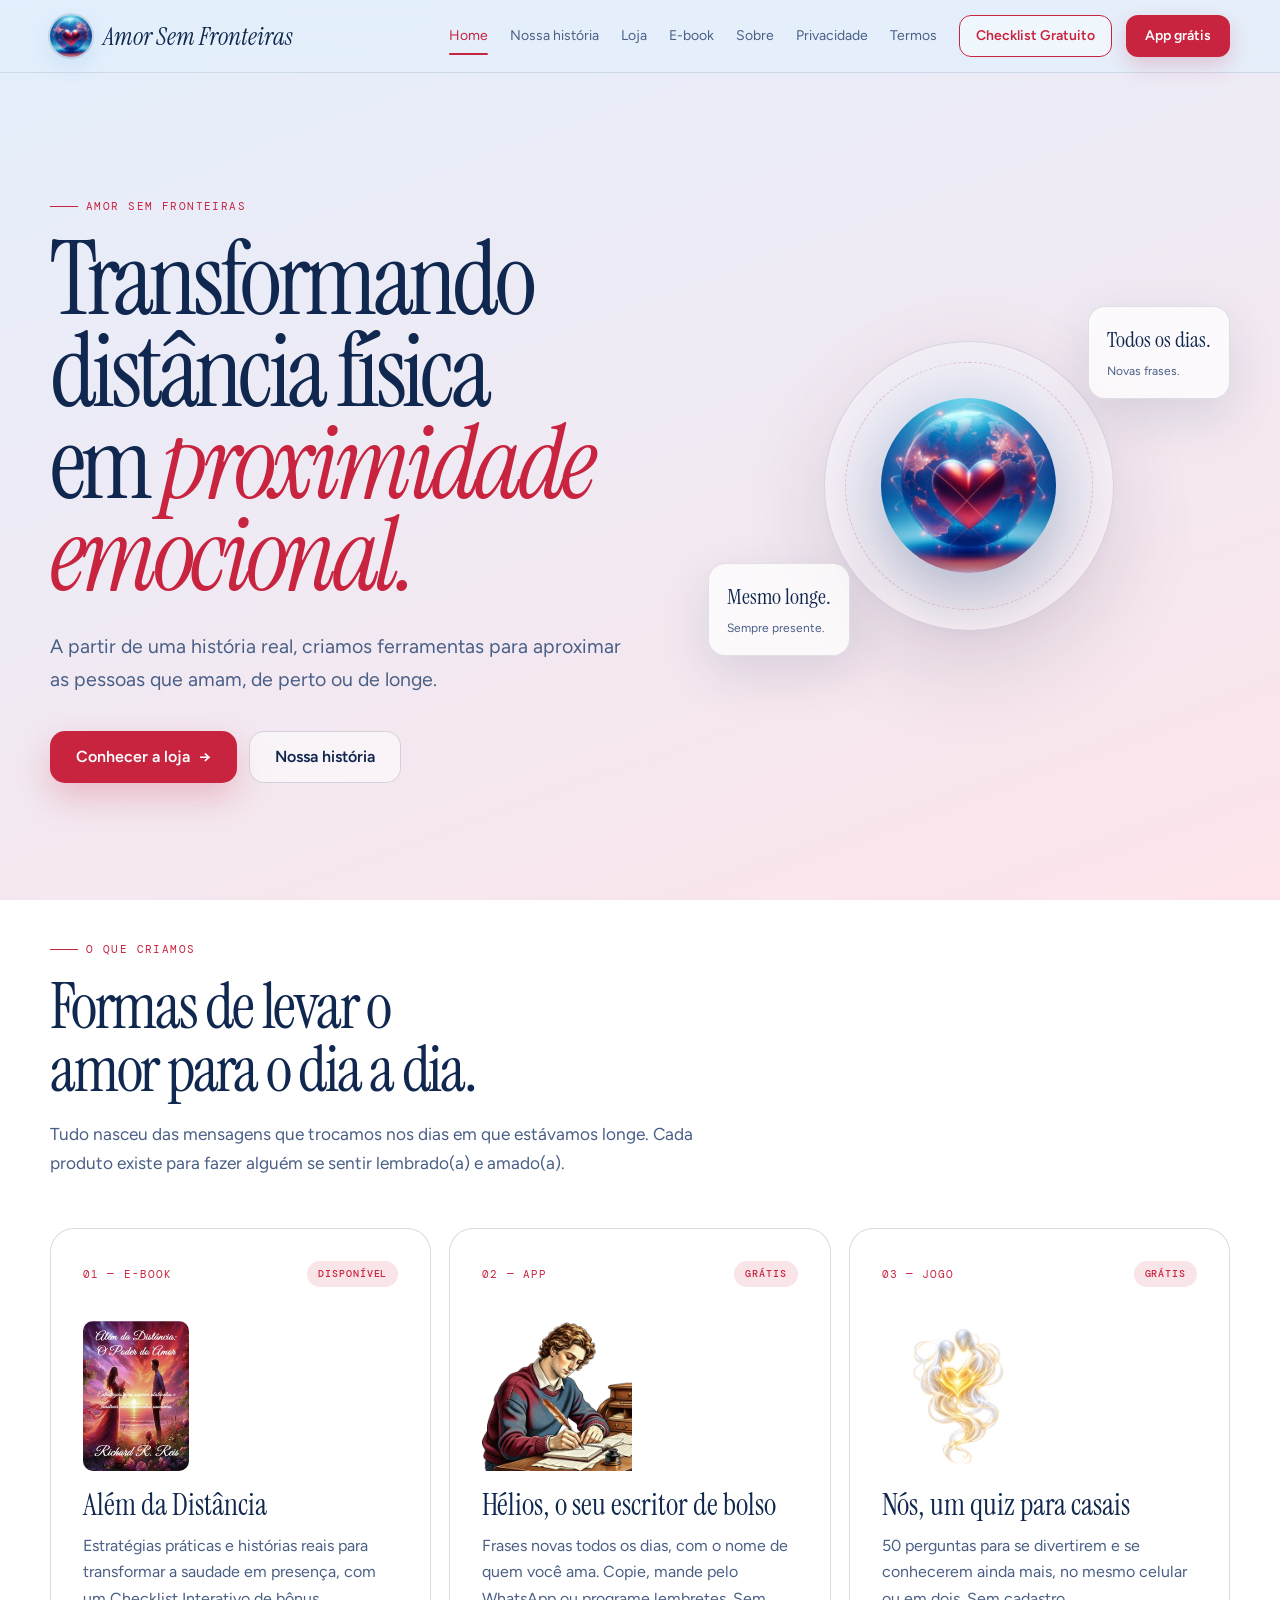
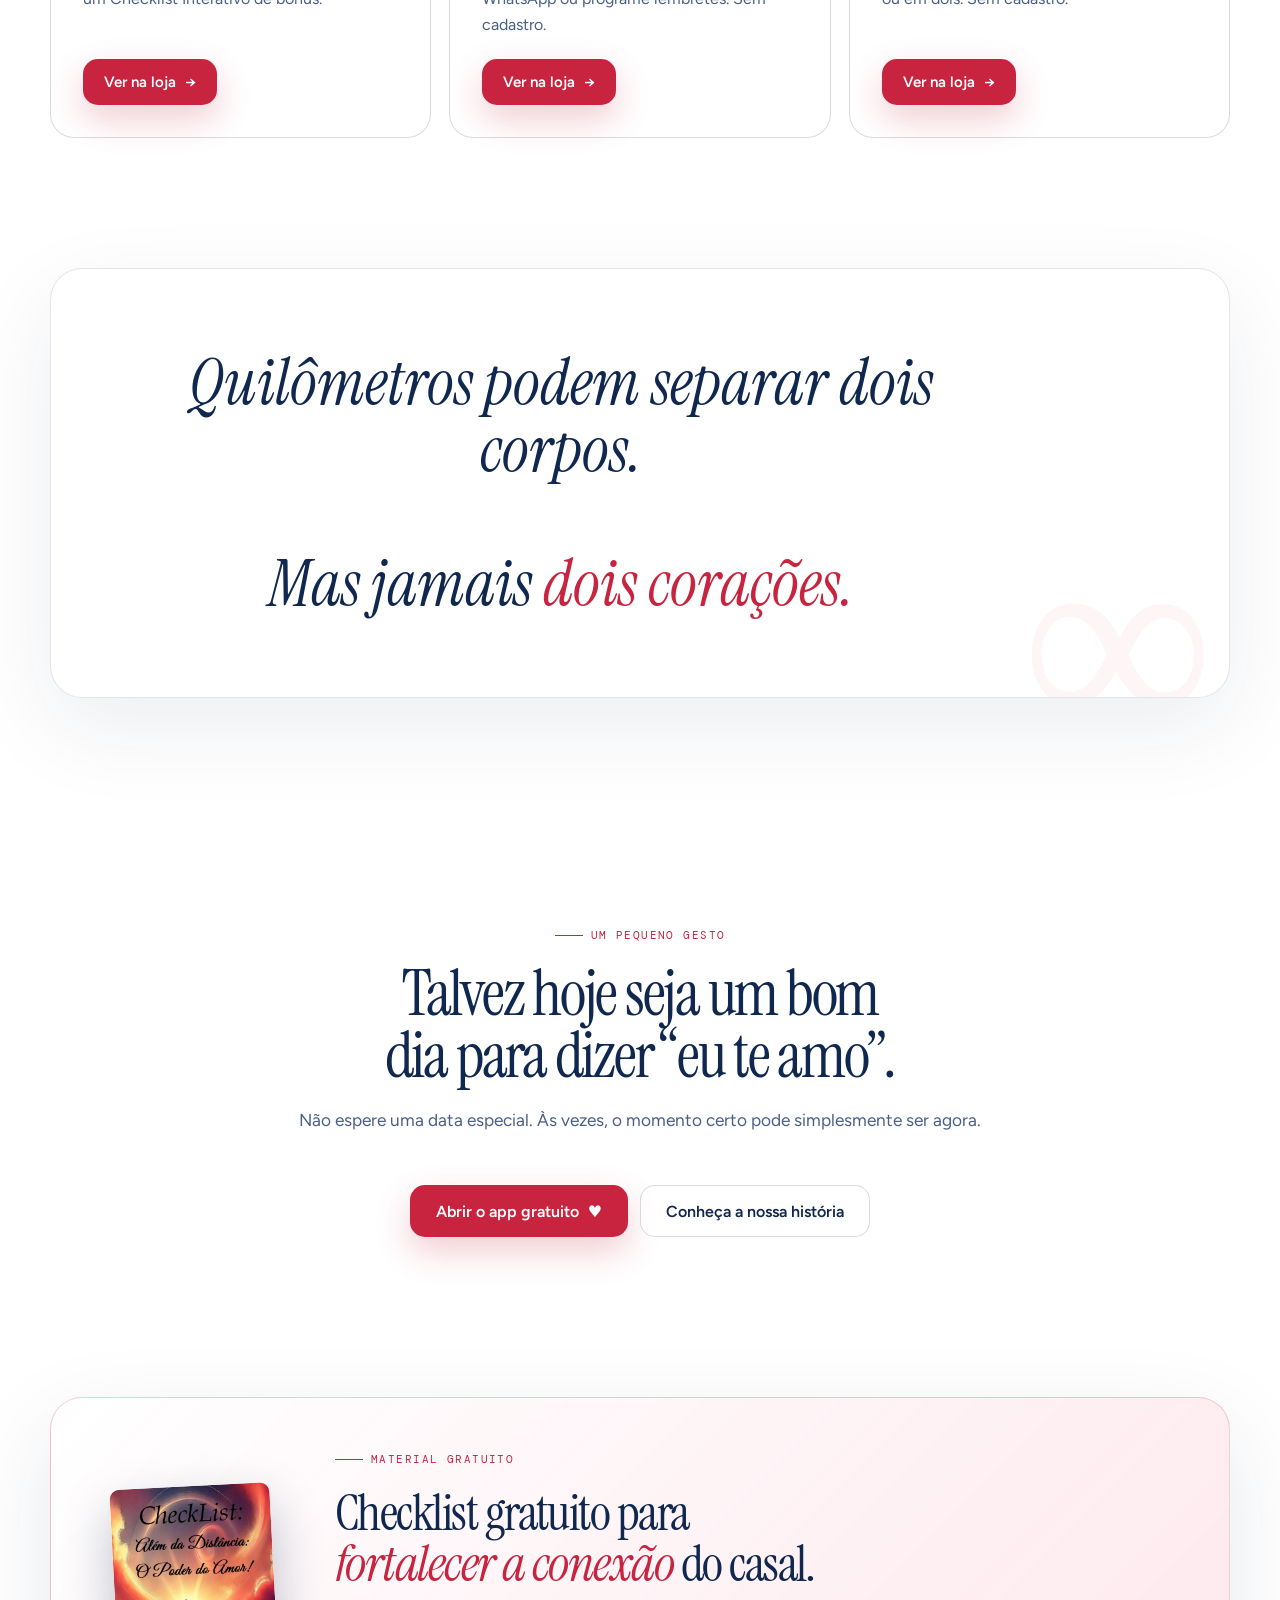
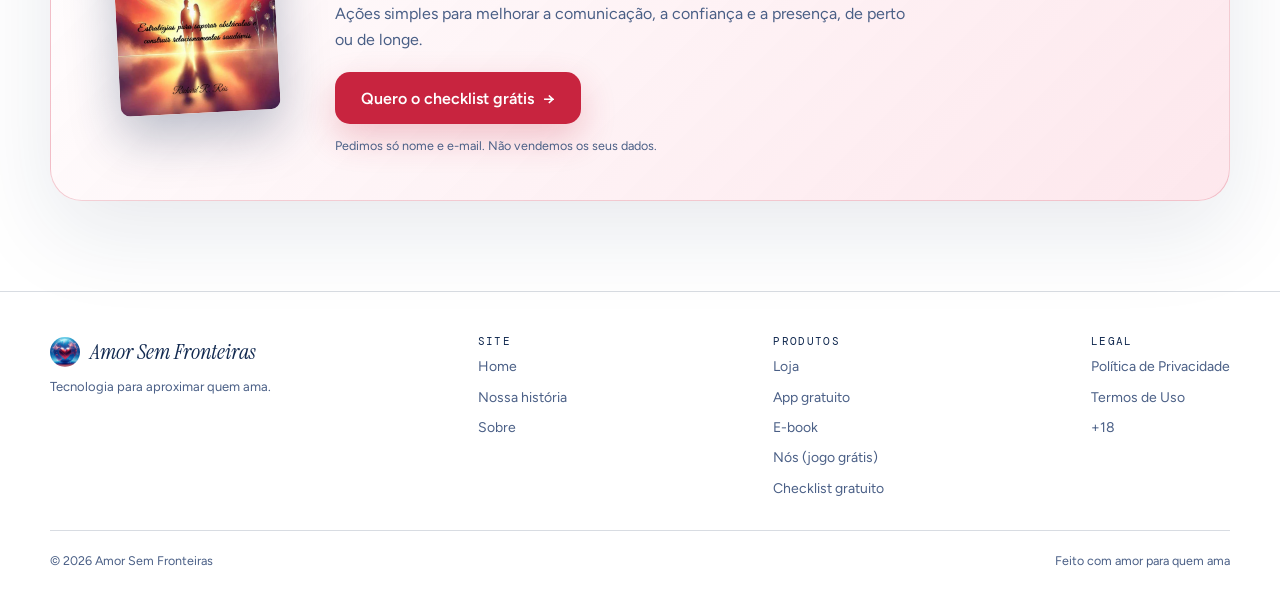
<file: index.html>
<!doctype html>
<html lang="pt-BR"><head><meta charset="utf-8"><meta name="viewport" content="width=device-width, initial-scale=1, viewport-fit=cover">
<meta name="theme-color" content="#e3effc"><title>Amor Sem Fronteiras | Apps, e-books e jogos para casais</title><meta name="description" content="Conheça o e-book, o app gratuito Hélios e os jogos para casais do Amor Sem Fronteiras, criados por Richard e Vanessa.">
<link rel="canonical" href="https://amorsfronteiras.com.br/"><meta property="og:type" content="website"><meta property="og:locale" content="pt_BR"><meta property="og:site_name" content="Amor Sem Fronteiras">
<meta property="og:title" content="Amor Sem Fronteiras | Apps, e-books e jogos para casais"><meta property="og:description" content="Conheça o e-book, o app gratuito Hélios e os jogos para casais do Amor Sem Fronteiras, criados por Richard e Vanessa."><meta property="og:url" content="https://amorsfronteiras.com.br/">
<meta property="og:image" content="https://amorsfronteiras.com.br/icons/og-image-1200.png"><meta property="og:image:width" content="1200"><meta property="og:image:height" content="630">
<meta name="twitter:card" content="summary_large_image"><meta name="twitter:image" content="https://amorsfronteiras.com.br/icons/og-image-1200.png">
<link rel="icon" type="image/png" href="icons/icon-192.png"><link rel="apple-touch-icon" href="icons/apple-touch-icon.png">
<link rel="preconnect" href="https://fonts.googleapis.com"><link rel="preconnect" href="https://fonts.gstatic.com" crossorigin>
<link rel="stylesheet" href="https://fonts.googleapis.com/css2?family=Instrument+Serif:ital@0;1&family=Figtree:wght@400;500;600;700&family=DM+Mono:wght@400;500&display=swap">
<link rel="stylesheet" href="site.css"><script>document.documentElement.classList.add("js")</script></head>
<body><a class="skip" href="#conteudo">Pular para o conteúdo</a><header class="site-header"><div class="container nav"><a href="index.html" class="brand" aria-label="Amor Sem Fronteiras, home"><img src="icons/icon-192.png" alt="" class="brand-logo" width="42" height="42"><span class="brand-name">Amor Sem Fronteiras</span></a><nav class="nav-links" id="menu" aria-label="Principal"><a href="index.html" aria-current="page">Home</a><a href="historia.html">Nossa história</a><a href="produtos.html">Loja</a><a href="ebook.html">E-book</a><a href="sobre.html">Sobre</a><a href="privacidade.html">Privacidade</a><a href="termos.html">Termos</a><a href="checklist.html" class="nav-cta">Checklist Gratuito</a></nav><a href="app/helios/index.html" class="btn btn-primary btn-small">App grátis</a><button class="menu-btn" type="button" aria-expanded="false" aria-controls="menu">Menu</button></div></header><main id="conteudo"><!-- ============================== HERO ============================== -->
<section class="hero" id="inicio">
  <div class="container hero-grid">
    <div class="reveal">
      <div class="eyebrow">Amor Sem Fronteiras</div>
      <h1>Transformando distância física em <em>proximidade emocional.</em></h1>
      <p class="hero-description">
        A partir de uma história real, criamos ferramentas para aproximar as pessoas que amam,
        de perto ou de longe.
      </p>
      <div class="btn-row">
        <a href="produtos.html" class="btn btn-primary">Conhecer a loja <span aria-hidden="true">→</span></a>
        <a href="historia.html" class="btn btn-secondary">Nossa história</a>
      </div>
    </div>

    <div class="hero-art reveal" aria-hidden="true">
      <div class="hero-glow"></div>
      <div class="logo-orbit">
        <img src="icons/logo-480.webp" alt="" class="hero-logo" width="175" height="175" fetchpriority="high" decoding="async">
      </div>
      <div class="floating-note note-one"><strong>Todos os dias.</strong><span>Novas frases.</span></div>
      <div class="floating-note note-two"><strong>Mesmo longe.</strong><span>Sempre presente.</span></div>
    </div>
  </div>
</section>
<!-- ======================== O QUE CRIAMOS (3 portas para a loja) ======================== -->
<section class="section" id="produtos" style="padding-top:32px">
  <div class="container">
    <div class="section-header reveal">
      <div class="eyebrow">O que criamos</div>
      <h2 class="section-title">Formas de levar o amor para o dia a dia.</h2>
      <p class="lead">Tudo nasceu das mensagens que trocamos nos dias em que estávamos longe. Cada produto existe para fazer alguém se sentir lembrado(a) e amado(a).</p>
    </div>

    <div class="cards">
      <!-- Cada cartão leva para a sua parte da loja (produtos.html#...) -->
      <article class="card reveal" id="e-book">
        <div class="card-top"><span class="card-number">01 — E-BOOK</span><span class="badge on">Disponível</span></div>
        <div class="card-media"><img src="img/capa-ebook-360.webp" alt="Capa do e-book Além da Distância: O Poder do Amor" width="106" height="150" loading="lazy" decoding="async"></div>
        <h3>Além da Distância</h3>
        <p>Estratégias práticas e histórias reais para transformar a saudade em presença, com um Checklist Interativo de bônus.</p>
        <div class="card-cta"><a href="produtos.html#e-book" class="btn btn-primary">Ver na loja <span aria-hidden="true">→</span></a></div>
      </article>

      <article class="card reveal" id="app">
        <div class="card-top"><span class="card-number">02 — APP</span><span class="badge on">Grátis</span></div>
        <div class="card-media"><img src="icons/helios-escritor-360.webp" alt="Hélios, o seu escritor de bolso, escrevendo no pergaminho" width="150" height="150" loading="lazy" decoding="async"></div>
        <h3>Hélios, o seu escritor de bolso</h3>
        <p>Frases novas todos os dias, com o nome de quem você ama. Copie, mande pelo WhatsApp ou programe lembretes. Sem cadastro.</p>
        <div class="card-cta"><a href="produtos.html#app" class="btn btn-primary">Ver na loja <span aria-hidden="true">→</span></a></div>
      </article>

      <article class="card reveal" id="jogos">
        <div class="card-top"><span class="card-number">03 — JOGO</span><span class="badge on">Grátis</span></div>
        <div class="card-media"><img src="icons/nos-dois-medalhao-360.webp" alt="Nós: duas almas de luz com um coração dourado entre elas" width="150" height="150" loading="lazy" decoding="async"></div>
        <h3>Nós, um quiz para casais</h3>
        <p>50 perguntas para se divertirem e se conhecerem ainda mais, no mesmo celular ou em dois. Sem cadastro.</p>
        <div class="card-cta"><a href="produtos.html#jogos" class="btn btn-primary">Ver na loja <span aria-hidden="true">→</span></a></div>
      </article>
    </div>
  </div>
</section>

<!-- ============================ MANIFESTO ============================ -->
<section class="section" id="projeto" style="padding-top:20px">
  <div class="container">
    <div class="manifesto reveal">
      <p class="manifesto-text" style="text-align:center">
        Quilômetros podem separar dois corpos.
        <br><br>
        Mas jamais <span>dois corações.</span>
      </p>
    </div>
  </div>
</section>

<!-- ============================ CHAMADA FINAL ======================== -->
<section class="section final">
  <div class="container">
    <div class="section-header reveal">
      <div class="eyebrow center">Um pequeno gesto</div>
      <h2 class="section-title">Talvez hoje seja um bom dia para dizer “eu te amo”.</h2>
      <p class="lead">Não espere uma data especial. Às vezes, o momento certo pode simplesmente ser agora.</p>
    </div>
    <div class="reveal btn-row center">
      <a href="app/helios/index.html" class="btn btn-primary">Abrir o app gratuito <span aria-hidden="true">♥</span></a>
      <a href="historia.html" class="btn btn-secondary">Conheça a nossa história</a>
    </div>
  </div>
</section>
<!-- ============ CTA: CHECKLIST GRATUITO (aparece em todas as páginas) ============ -->
<section class="section cta-wrap" aria-labelledby="cta-check-titulo">
  <div class="container">
    <div class="cta-check reveal">
      <img class="cta-check-cover" src="img/capa-checklist-500.webp" alt="Capa do Checklist gratuito para casais" width="160" height="227" loading="lazy" decoding="async">
      <div>
        <div class="eyebrow">Material gratuito</div>
        <h2 id="cta-check-titulo">Checklist gratuito para <em>fortalecer a conexão</em> do casal.</h2>
        <p>Ações simples para melhorar a comunicação, a confiança e a presença, de perto ou de longe.</p>
        <div class="btn-row"><a href="checklist.html" class="btn btn-primary">Quero o checklist grátis <span aria-hidden="true">→</span></a></div>
        <p class="fine">Pedimos só nome e e-mail. Não vendemos os seus dados.</p>
      </div>
    </div>
  </div>
</section>
</main><footer class="site-footer"><div class="container"><div class="footer-grid">
<div><div class="footer-brand"><img src="icons/icon-192.png" alt="" class="footer-logo" width="30" height="30" loading="lazy"><span>Amor Sem Fronteiras</span></div><p class="footer-tag">Tecnologia para aproximar quem ama.</p></div>
<div class="footer-col"><b>Site</b><a href="index.html">Home</a><a href="historia.html">Nossa história</a><a href="sobre.html">Sobre</a></div>
<div class="footer-col"><b>Produtos</b><a href="produtos.html">Loja</a><a href="app/helios/index.html">App gratuito</a><a href="ebook.html">E-book</a><a href="app/nos-dois/index.html">Nós (jogo grátis)</a><a href="checklist.html">Checklist gratuito</a></div>
<div class="footer-col"><b>Legal</b><a href="privacidade.html">Política de Privacidade</a><a href="termos.html">Termos de Uso</a><a href="mais-de-18.html">+18</a></div>
</div><div class="footer-end"><span>© <span data-year>2026</span> Amor Sem Fronteiras</span><span>Feito com amor para quem ama</span></div></div></footer>
<script src="site-config.js"></script><script src="site.js"></script></body></html>
</file>
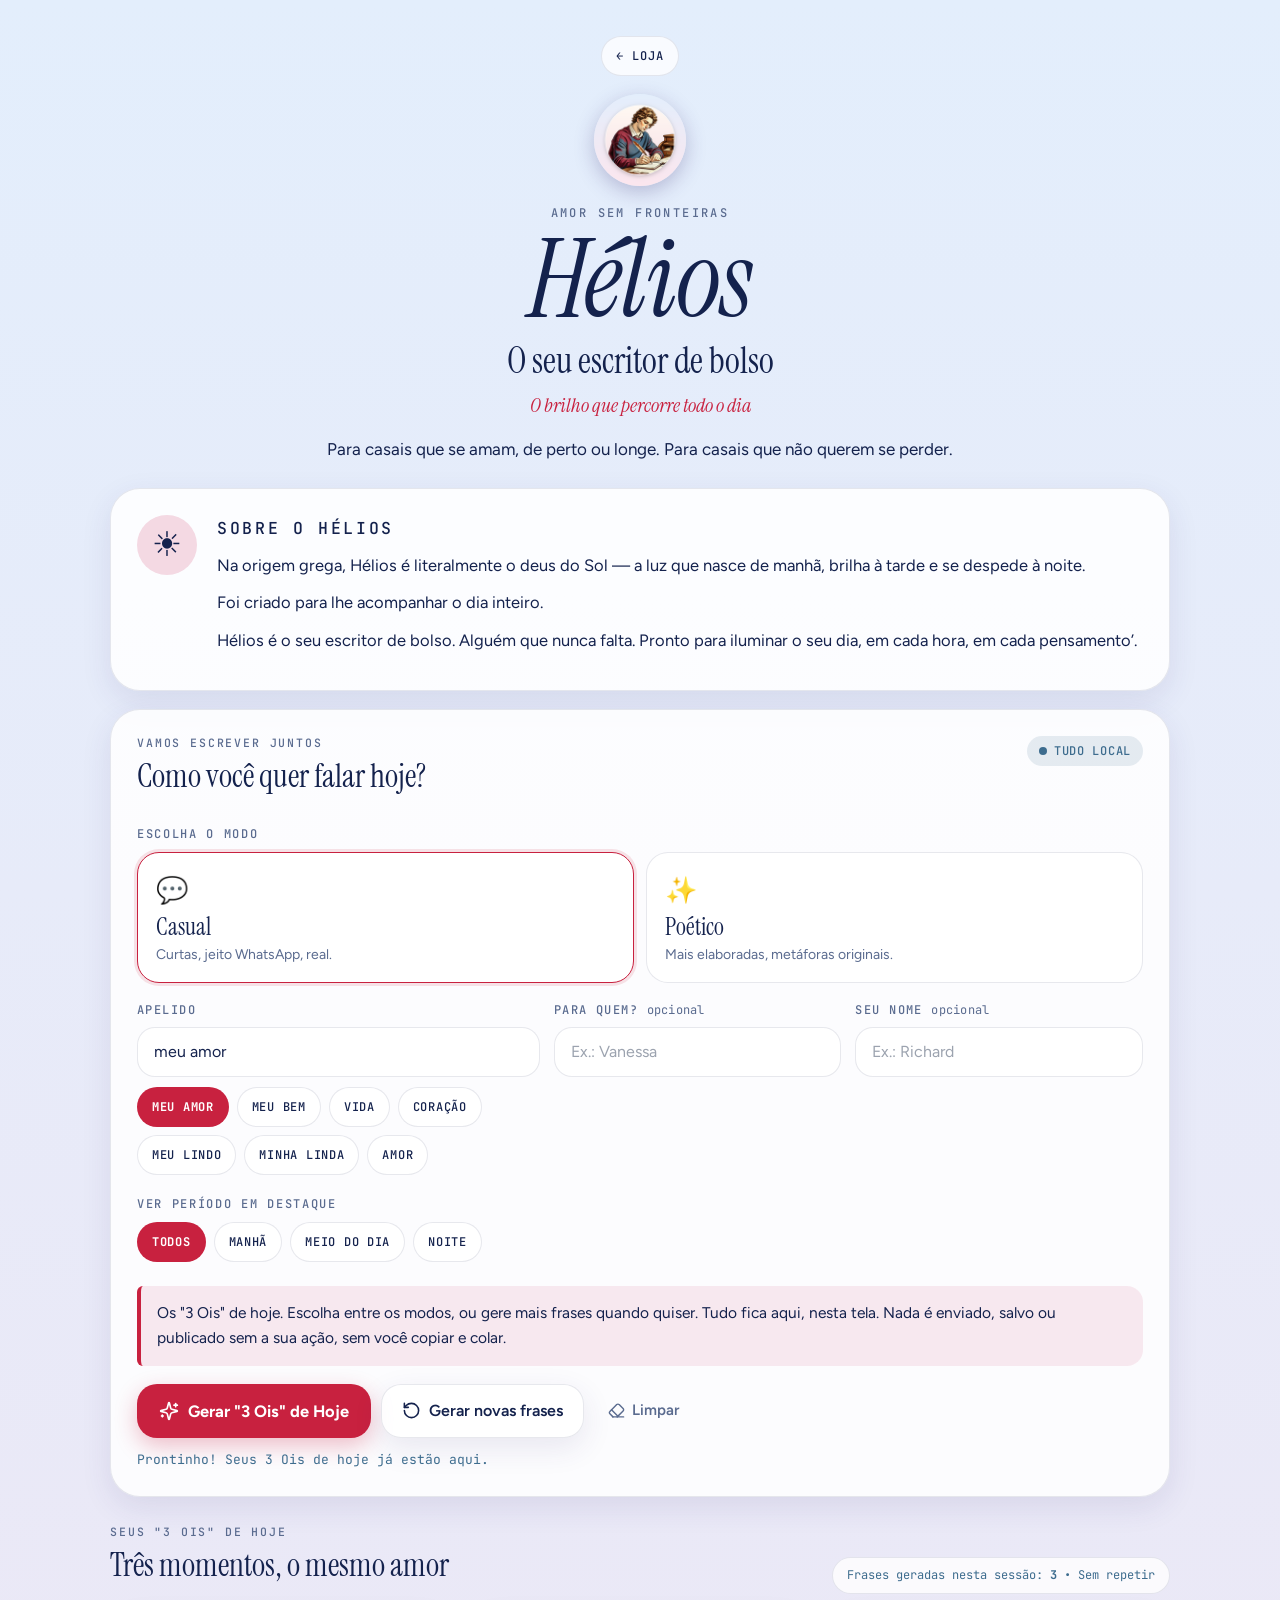
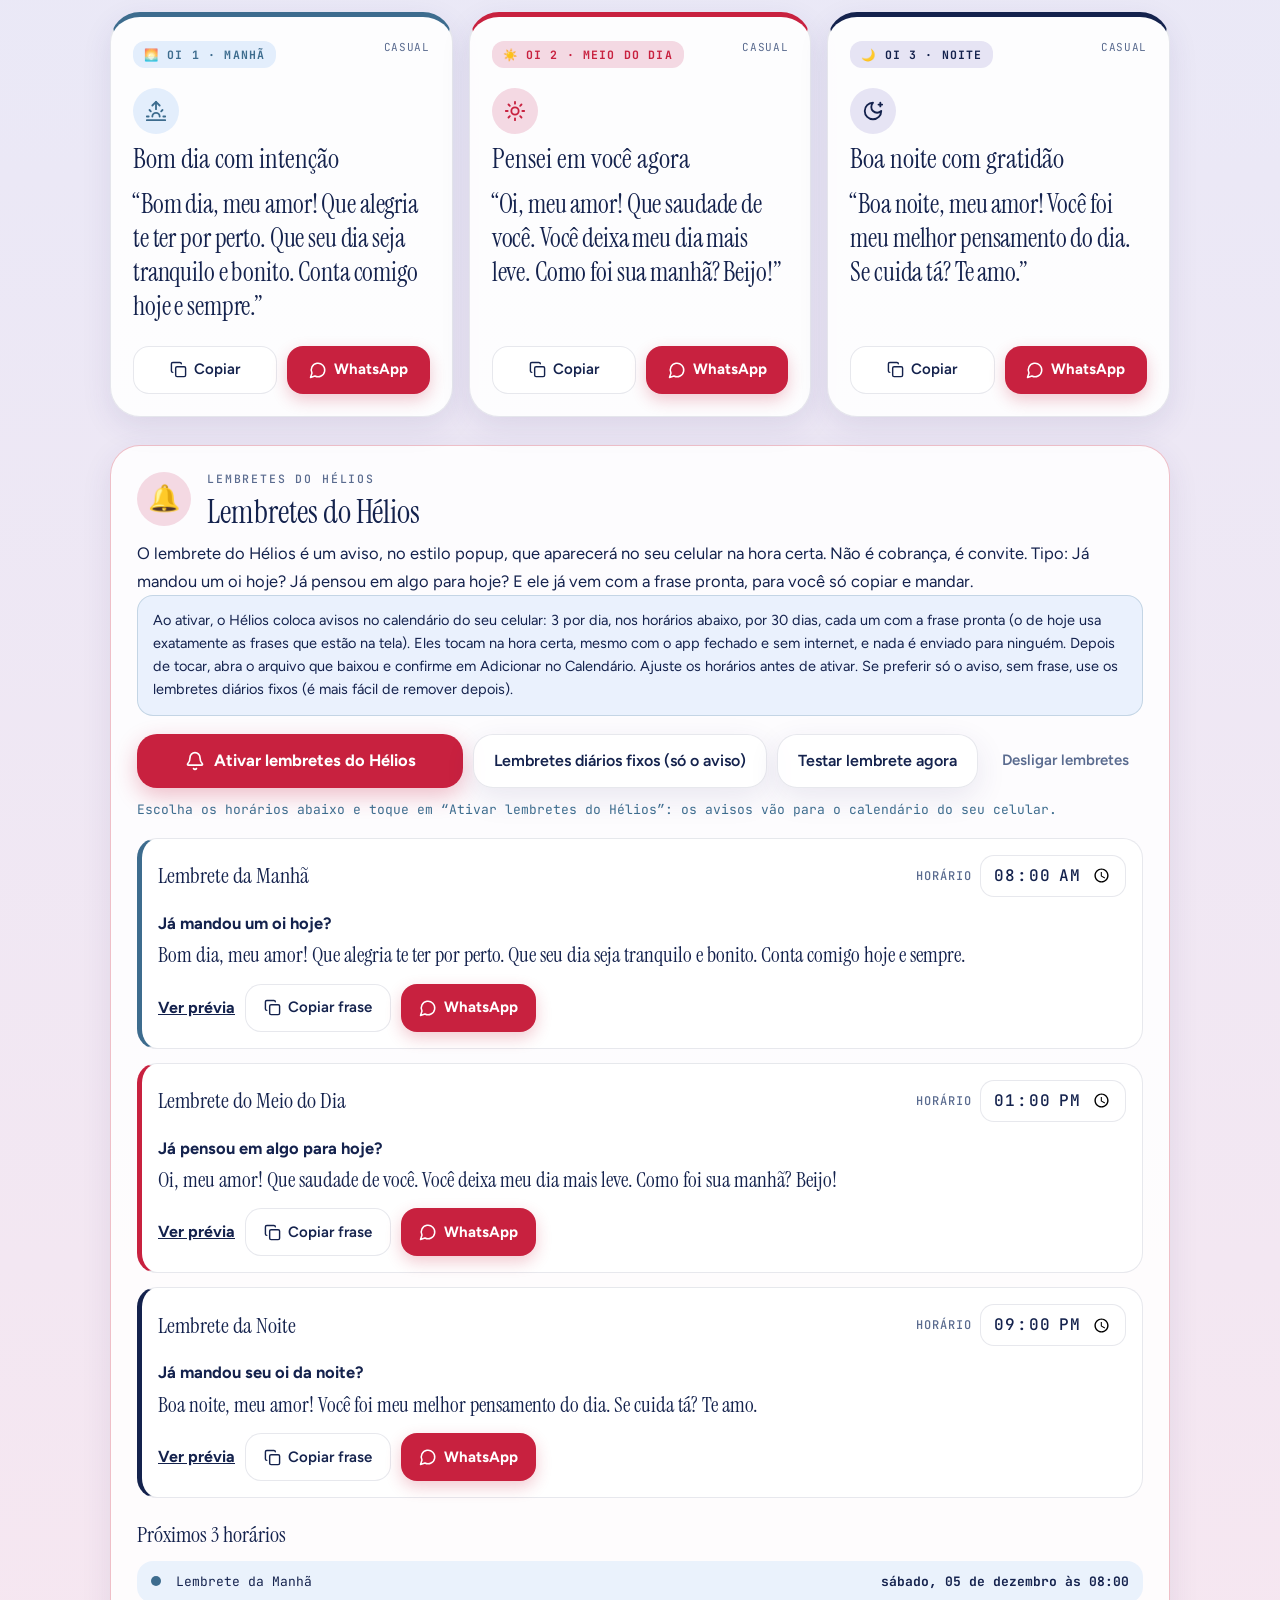
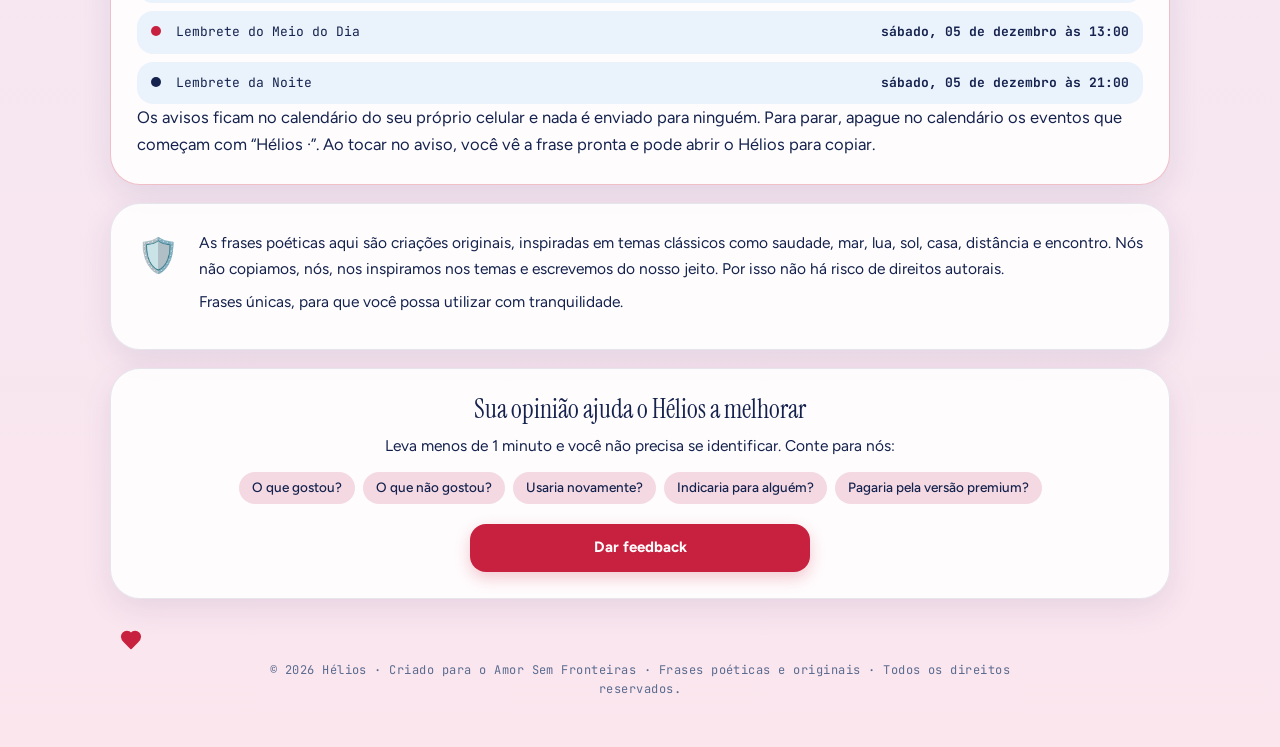
<file: app/helios/index.html>
<!DOCTYPE html>
<html lang="pt-BR">
<head>
  <meta charset="UTF-8">
  <meta name="viewport" content="width=device-width, initial-scale=1">
  <title>Hélios · O seu escritor de bolso</title>
  <style>*, ::before, ::after {
  --tw-border-spacing-x: 0;
  --tw-border-spacing-y: 0;
  --tw-translate-x: 0;
  --tw-translate-y: 0;
  --tw-rotate: 0;
  --tw-skew-x: 0;
  --tw-skew-y: 0;
  --tw-scale-x: 1;
  --tw-scale-y: 1;
  --tw-pan-x:  ;
  --tw-pan-y:  ;
  --tw-pinch-zoom:  ;
  --tw-scroll-snap-strictness: proximity;
  --tw-gradient-from-position:  ;
  --tw-gradient-via-position:  ;
  --tw-gradient-to-position:  ;
  --tw-ordinal:  ;
  --tw-slashed-zero:  ;
  --tw-numeric-figure:  ;
  --tw-numeric-spacing:  ;
  --tw-numeric-fraction:  ;
  --tw-ring-inset:  ;
  --tw-ring-offset-width: 0px;
  --tw-ring-offset-color: #fff;
  --tw-ring-color: rgb(59 130 246 / 0.5);
  --tw-ring-offset-shadow: 0 0 #0000;
  --tw-ring-shadow: 0 0 #0000;
  --tw-shadow: 0 0 #0000;
  --tw-shadow-colored: 0 0 #0000;
  --tw-blur:  ;
  --tw-brightness:  ;
  --tw-contrast:  ;
  --tw-grayscale:  ;
  --tw-hue-rotate:  ;
  --tw-invert:  ;
  --tw-saturate:  ;
  --tw-sepia:  ;
  --tw-drop-shadow:  ;
  --tw-backdrop-blur:  ;
  --tw-backdrop-brightness:  ;
  --tw-backdrop-contrast:  ;
  --tw-backdrop-grayscale:  ;
  --tw-backdrop-hue-rotate:  ;
  --tw-backdrop-invert:  ;
  --tw-backdrop-opacity:  ;
  --tw-backdrop-saturate:  ;
  --tw-backdrop-sepia:  ;
  --tw-contain-size:  ;
  --tw-contain-layout:  ;
  --tw-contain-paint:  ;
  --tw-contain-style:  ;
}

::backdrop {
  --tw-border-spacing-x: 0;
  --tw-border-spacing-y: 0;
  --tw-translate-x: 0;
  --tw-translate-y: 0;
  --tw-rotate: 0;
  --tw-skew-x: 0;
  --tw-skew-y: 0;
  --tw-scale-x: 1;
  --tw-scale-y: 1;
  --tw-pan-x:  ;
  --tw-pan-y:  ;
  --tw-pinch-zoom:  ;
  --tw-scroll-snap-strictness: proximity;
  --tw-gradient-from-position:  ;
  --tw-gradient-via-position:  ;
  --tw-gradient-to-position:  ;
  --tw-ordinal:  ;
  --tw-slashed-zero:  ;
  --tw-numeric-figure:  ;
  --tw-numeric-spacing:  ;
  --tw-numeric-fraction:  ;
  --tw-ring-inset:  ;
  --tw-ring-offset-width: 0px;
  --tw-ring-offset-color: #fff;
  --tw-ring-color: rgb(59 130 246 / 0.5);
  --tw-ring-offset-shadow: 0 0 #0000;
  --tw-ring-shadow: 0 0 #0000;
  --tw-shadow: 0 0 #0000;
  --tw-shadow-colored: 0 0 #0000;
  --tw-blur:  ;
  --tw-brightness:  ;
  --tw-contrast:  ;
  --tw-grayscale:  ;
  --tw-hue-rotate:  ;
  --tw-invert:  ;
  --tw-saturate:  ;
  --tw-sepia:  ;
  --tw-drop-shadow:  ;
  --tw-backdrop-blur:  ;
  --tw-backdrop-brightness:  ;
  --tw-backdrop-contrast:  ;
  --tw-backdrop-grayscale:  ;
  --tw-backdrop-hue-rotate:  ;
  --tw-backdrop-invert:  ;
  --tw-backdrop-opacity:  ;
  --tw-backdrop-saturate:  ;
  --tw-backdrop-sepia:  ;
  --tw-contain-size:  ;
  --tw-contain-layout:  ;
  --tw-contain-paint:  ;
  --tw-contain-style:  ;
}

/*
! tailwindcss v3.4.18 | MIT License | https://tailwindcss.com
*/

/*
1. Prevent padding and border from affecting element width. (https://github.com/mozdevs/cssremedy/issues/4)
2. Allow adding a border to an element by just adding a border-width. (https://github.com/tailwindcss/tailwindcss/pull/116)
*/

*,
::before,
::after {
  box-sizing: border-box;
  /* 1 */
  border-width: 0;
  /* 2 */
  border-style: solid;
  /* 2 */
  border-color: #e5e7eb;
  /* 2 */
}

::before,
::after {
  --tw-content: '';
}

/*
1. Use a consistent sensible line-height in all browsers.
2. Prevent adjustments of font size after orientation changes in iOS.
3. Use a more readable tab size.
4. Use the user's configured `sans` font-family by default.
5. Use the user's configured `sans` font-feature-settings by default.
6. Use the user's configured `sans` font-variation-settings by default.
7. Disable tap highlights on iOS
*/

html,
:host {
  line-height: 1.5;
  /* 1 */
  -webkit-text-size-adjust: 100%;
  /* 2 */
  -moz-tab-size: 4;
  /* 3 */
  -o-tab-size: 4;
     tab-size: 4;
  /* 3 */
  font-family: ui-sans-serif, system-ui, sans-serif, "Apple Color Emoji", "Segoe UI Emoji", "Segoe UI Symbol", "Noto Color Emoji";
  /* 4 */
  font-feature-settings: normal;
  /* 5 */
  font-variation-settings: normal;
  /* 6 */
  -webkit-tap-highlight-color: transparent;
  /* 7 */
}

/*
1. Remove the margin in all browsers.
2. Inherit line-height from `html` so users can set them as a class directly on the `html` element.
*/

body {
  margin: 0;
  /* 1 */
  line-height: inherit;
  /* 2 */
}

/*
1. Add the correct height in Firefox.
2. Correct the inheritance of border color in Firefox. (https://bugzilla.mozilla.org/show_bug.cgi?id=190655)
3. Ensure horizontal rules are visible by default.
*/

hr {
  height: 0;
  /* 1 */
  color: inherit;
  /* 2 */
  border-top-width: 1px;
  /* 3 */
}

/*
Add the correct text decoration in Chrome, Edge, and Safari.
*/

abbr:where([title]) {
  -webkit-text-decoration: underline dotted;
          text-decoration: underline dotted;
}

/*
Remove the default font size and weight for headings.
*/

h1,
h2,
h3,
h4,
h5,
h6 {
  font-size: inherit;
  font-weight: inherit;
}

/*
Reset links to optimize for opt-in styling instead of opt-out.
*/

a {
  color: inherit;
  text-decoration: inherit;
}

/*
Add the correct font weight in Edge and Safari.
*/

b,
strong {
  font-weight: bolder;
}

/*
1. Use the user's configured `mono` font-family by default.
2. Use the user's configured `mono` font-feature-settings by default.
3. Use the user's configured `mono` font-variation-settings by default.
4. Correct the odd `em` font sizing in all browsers.
*/

code,
kbd,
samp,
pre {
  font-family: ui-monospace, SFMono-Regular, Menlo, Monaco, Consolas, "Liberation Mono", "Courier New", monospace;
  /* 1 */
  font-feature-settings: normal;
  /* 2 */
  font-variation-settings: normal;
  /* 3 */
  font-size: 1em;
  /* 4 */
}

/*
Add the correct font size in all browsers.
*/

small {
  font-size: 80%;
}

/*
Prevent `sub` and `sup` elements from affecting the line height in all browsers.
*/

sub,
sup {
  font-size: 75%;
  line-height: 0;
  position: relative;
  vertical-align: baseline;
}

sub {
  bottom: -0.25em;
}

sup {
  top: -0.5em;
}

/*
1. Remove text indentation from table contents in Chrome and Safari. (https://bugs.chromium.org/p/chromium/issues/detail?id=999088, https://bugs.webkit.org/show_bug.cgi?id=201297)
2. Correct table border color inheritance in all Chrome and Safari. (https://bugs.chromium.org/p/chromium/issues/detail?id=935729, https://bugs.webkit.org/show_bug.cgi?id=195016)
3. Remove gaps between table borders by default.
*/

table {
  text-indent: 0;
  /* 1 */
  border-color: inherit;
  /* 2 */
  border-collapse: collapse;
  /* 3 */
}

/*
1. Change the font styles in all browsers.
2. Remove the margin in Firefox and Safari.
3. Remove default padding in all browsers.
*/

button,
input,
optgroup,
select,
textarea {
  font-family: inherit;
  /* 1 */
  font-feature-settings: inherit;
  /* 1 */
  font-variation-settings: inherit;
  /* 1 */
  font-size: 100%;
  /* 1 */
  font-weight: inherit;
  /* 1 */
  line-height: inherit;
  /* 1 */
  letter-spacing: inherit;
  /* 1 */
  color: inherit;
  /* 1 */
  margin: 0;
  /* 2 */
  padding: 0;
  /* 3 */
}

/*
Remove the inheritance of text transform in Edge and Firefox.
*/

button,
select {
  text-transform: none;
}

/*
1. Correct the inability to style clickable types in iOS and Safari.
2. Remove default button styles.
*/

button,
input:where([type='button']),
input:where([type='reset']),
input:where([type='submit']) {
  -webkit-appearance: button;
  /* 1 */
  background-color: transparent;
  /* 2 */
  background-image: none;
  /* 2 */
}

/*
Use the modern Firefox focus style for all focusable elements.
*/

:-moz-focusring {
  outline: auto;
}

/*
Remove the additional `:invalid` styles in Firefox. (https://github.com/mozilla/gecko-dev/blob/2f9eacd9d3d995c937b4251a5557d95d494c9be1/layout/style/res/forms.css#L728-L737)
*/

:-moz-ui-invalid {
  box-shadow: none;
}

/*
Add the correct vertical alignment in Chrome and Firefox.
*/

progress {
  vertical-align: baseline;
}

/*
Correct the cursor style of increment and decrement buttons in Safari.
*/

::-webkit-inner-spin-button,
::-webkit-outer-spin-button {
  height: auto;
}

/*
1. Correct the odd appearance in Chrome and Safari.
2. Correct the outline style in Safari.
*/

[type='search'] {
  -webkit-appearance: textfield;
  /* 1 */
  outline-offset: -2px;
  /* 2 */
}

/*
Remove the inner padding in Chrome and Safari on macOS.
*/

::-webkit-search-decoration {
  -webkit-appearance: none;
}

/*
1. Correct the inability to style clickable types in iOS and Safari.
2. Change font properties to `inherit` in Safari.
*/

::-webkit-file-upload-button {
  -webkit-appearance: button;
  /* 1 */
  font: inherit;
  /* 2 */
}

/*
Add the correct display in Chrome and Safari.
*/

summary {
  display: list-item;
}

/*
Removes the default spacing and border for appropriate elements.
*/

blockquote,
dl,
dd,
h1,
h2,
h3,
h4,
h5,
h6,
hr,
figure,
p,
pre {
  margin: 0;
}

fieldset {
  margin: 0;
  padding: 0;
}

legend {
  padding: 0;
}

ol,
ul,
menu {
  list-style: none;
  margin: 0;
  padding: 0;
}

/*
Reset default styling for dialogs.
*/

dialog {
  padding: 0;
}

/*
Prevent resizing textareas horizontally by default.
*/

textarea {
  resize: vertical;
}

/*
1. Reset the default placeholder opacity in Firefox. (https://github.com/tailwindlabs/tailwindcss/issues/3300)
2. Set the default placeholder color to the user's configured gray 400 color.
*/

input::-moz-placeholder, textarea::-moz-placeholder {
  opacity: 1;
  /* 1 */
  color: #9ca3af;
  /* 2 */
}

input::placeholder,
textarea::placeholder {
  opacity: 1;
  /* 1 */
  color: #9ca3af;
  /* 2 */
}

/*
Set the default cursor for buttons.
*/

button,
[role="button"] {
  cursor: pointer;
}

/*
Make sure disabled buttons don't get the pointer cursor.
*/

:disabled {
  cursor: default;
}

/*
1. Make replaced elements `display: block` by default. (https://github.com/mozdevs/cssremedy/issues/14)
2. Add `vertical-align: middle` to align replaced elements more sensibly by default. (https://github.com/jensimmons/cssremedy/issues/14#issuecomment-634934210)
   This can trigger a poorly considered lint error in some tools but is included by design.
*/

img,
svg,
video,
canvas,
audio,
iframe,
embed,
object {
  display: block;
  /* 1 */
  vertical-align: middle;
  /* 2 */
}

/*
Constrain images and videos to the parent width and preserve their intrinsic aspect ratio. (https://github.com/mozdevs/cssremedy/issues/14)
*/

img,
video {
  max-width: 100%;
  height: auto;
}

/* Make elements with the HTML hidden attribute stay hidden by default */

[hidden]:where(:not([hidden="until-found"])) {
  display: none;
}

.fixed {
  position: fixed;
}

.block {
  display: block;
}

.filter {
  filter: var(--tw-blur) var(--tw-brightness) var(--tw-contrast) var(--tw-grayscale) var(--tw-hue-rotate) var(--tw-invert) var(--tw-saturate) var(--tw-sepia) var(--tw-drop-shadow);
}

:root{
  --surface:#fdf8f2;
  --safe-area-inset-top:0px
}

@media (prefers-color-scheme: dark){
  :root{
    --surface:#1e1712
  }
}

*{
  box-sizing:border-box
}

html,body{
  margin:0;
  padding:0
}
</style>

<!-- PWA Hélios: identidade do app, ícones e modo tela cheia -->
<meta name="description" content="Hélios, o seu escritor de bolso. Para casais que se amam, de perto ou longe: os “3 Ois” de hoje, com frases originais do Amor Sem Fronteiras.">
<link rel="manifest" href="manifest.json">
<meta name="theme-color" content="#e3eefc">
<meta name="color-scheme" content="light">
<!-- Fontes da identidade visual do site: Instrument Serif (títulos/frases), Figtree (botões), JetBrains Mono (rótulos) -->
<link rel="preconnect" href="https://fonts.googleapis.com">
<link rel="preconnect" href="https://fonts.gstatic.com" crossorigin>
<link href="https://fonts.googleapis.com/css2?family=Figtree:wght@400;500;600;700&family=Instrument+Serif:ital@0;1&family=JetBrains+Mono:wght@400;500;700&display=swap" rel="stylesheet">
<meta name="mobile-web-app-capable" content="yes">
<meta name="apple-mobile-web-app-capable" content="yes">
<meta name="apple-mobile-web-app-status-bar-style" content="default">
<meta name="apple-mobile-web-app-title" content="Hélios">
<link rel="apple-touch-icon" href="icons/helios-apple-touch-icon.png">
<link rel="icon" type="image/png" sizes="32x32" href="icons/helios-favicon-32.png">
<link rel="icon" type="image/png" sizes="192x192" href="icons/helios-icon-192.png">
<!-- Pré-visualização ao compartilhar o link (WhatsApp, Instagram, etc.) -->
<meta property="og:type" content="website">
<meta property="og:title" content="Hélios · O seu escritor de bolso">
<meta property="og:description" content="Para casais que se amam, de perto ou longe. Os “3 Ois” de hoje, com frases originais do Amor Sem Fronteiras.">
<meta property="og:image" content="https://amorsfronteiras.com.br/app/helios/icons/helios-icon-512.png">

</head>
<body>
  <div id="root"></div>
  
  <script type="module">var Rc=Object.create;var{getPrototypeOf:Uc,defineProperty:lu,getOwnPropertyNames:Vc}=Object;var $c=Object.prototype.hasOwnProperty;var Ke=(e,n,t)=>{t=e!=null?Rc(Uc(e)):{};let r=n||!e||!e.__esModule?lu(t,"default",{value:e,enumerable:!0}):t;for(let l of Vc(e))if(!$c.call(r,l))lu(r,l,{get:()=>e[l],enumerable:!0});return r};var Or=(e,n)=>()=>(n||e((n={exports:{}}).exports,n),n.exports);var Ac=(e,n)=>{for(var t in n)lu(e,t,{get:n[t],enumerable:!0,configurable:!0,set:(r)=>n[t]=()=>r})};var Hc=(e,n)=>()=>(e&&(n=e(e=0)),n);var Nn=Or((rd)=>{var Pt=Symbol.for("react.element"),Bc=Symbol.for("react.portal"),Wc=Symbol.for("react.fragment"),Qc=Symbol.for("react.strict_mode"),Kc=Symbol.for("react.profiler"),Yc=Symbol.for("react.provider"),Xc=Symbol.for("react.context"),Gc=Symbol.for("react.forward_ref"),Zc=Symbol.for("react.suspense"),Jc=Symbol.for("react.memo"),qc=Symbol.for("react.lazy"),xi=Symbol.iterator;function jc(e){if(e===null||typeof e!=="object")return null;return e=xi&&e[xi]||e["@@iterator"],typeof e==="function"?e:null}var Ri={isMounted:function(){return!1},enqueueForceUpdate:function(){},enqueueReplaceState:function(){},enqueueSetState:function(){}},Ui=Object.assign,Vi={};function Yn(e,n,t){this.props=e,this.context=n,this.refs=Vi,this.updater=t||Ri}Yn.prototype.isReactComponent={};Yn.prototype.setState=function(e,n){if(typeof e!=="object"&&typeof e!=="function"&&e!=null)throw Error("setState(...): takes an object of state variables to update or a function which returns an object of state variables.");this.updater.enqueueSetState(this,e,n,"setState")};Yn.prototype.forceUpdate=function(e){this.updater.enqueueForceUpdate(this,e,"forceUpdate")};function $i(){}$i.prototype=Yn.prototype;function ou(e,n,t){this.props=e,this.context=n,this.refs=Vi,this.updater=t||Ri}var iu=ou.prototype=new $i;iu.constructor=ou;Ui(iu,Yn.prototype);iu.isPureReactComponent=!0;var Mi=Array.isArray,Ai=Object.prototype.hasOwnProperty,au={current:null},Hi={key:!0,ref:!0,__self:!0,__source:!0};function Bi(e,n,t){var r,l={},u=null,o=null;if(n!=null)for(r in n.ref!==void 0&&(o=n.ref),n.key!==void 0&&(u=""+n.key),n)Ai.call(n,r)&&!Hi.hasOwnProperty(r)&&(l[r]=n[r]);var i=arguments.length-2;if(i===1)l.children=t;else if(1<i){for(var a=Array(i),f=0;f<i;f++)a[f]=arguments[f+2];l.children=a}if(e&&e.defaultProps)for(r in i=e.defaultProps,i)l[r]===void 0&&(l[r]=i[r]);return{$$typeof:Pt,type:e,key:u,ref:o,props:l,_owner:au.current}}function bc(e,n){return{$$typeof:Pt,type:e.type,key:n,ref:e.ref,props:e.props,_owner:e._owner}}function su(e){return typeof e==="object"&&e!==null&&e.$$typeof===Pt}function ed(e){var n={"=":"=0",":":"=2"};return"$"+e.replace(/[=:]/g,function(t){return n[t]})}var Ii=/\/+/g;function uu(e,n){return typeof e==="object"&&e!==null&&e.key!=null?ed(""+e.key):n.toString(36)}function xr(e,n,t,r,l){var u=typeof e;if(u==="undefined"||u==="boolean")e=null;var o=!1;if(e===null)o=!0;else switch(u){case"string":case"number":o=!0;break;case"object":switch(e.$$typeof){case Pt:case Bc:o=!0}}if(o)return o=e,l=l(o),e=r===""?"."+uu(o,0):r,Mi(l)?(t="",e!=null&&(t=e.replace(Ii,"$&/")+"/"),xr(l,n,t,"",function(f){return f})):l!=null&&(su(l)&&(l=bc(l,t+(!l.key||o&&o.key===l.key?"":(""+l.key).replace(Ii,"$&/")+"/")+e)),n.push(l)),1;if(o=0,r=r===""?".":r+":",Mi(e))for(var i=0;i<e.length;i++){u=e[i];var a=r+uu(u,i);o+=xr(u,n,t,a,l)}else if(a=jc(e),typeof a==="function")for(e=a.call(e),i=0;!(u=e.next()).done;)u=u.value,a=r+uu(u,i++),o+=xr(u,n,t,a,l);else if(u==="object")throw n=String(e),Error("Objects are not valid as a React child (found: "+(n==="[object Object]"?"object with keys {"+Object.keys(e).join(", ")+"}":n)+"). If you meant to render a collection of children, use an array instead.");return o}function Dr(e,n,t){if(e==null)return e;var r=[],l=0;return xr(e,r,"","",function(u){return n.call(t,u,l++)}),r}function nd(e){if(e._status===-1){var n=e._result;n=n(),n.then(function(t){if(e._status===0||e._status===-1)e._status=1,e._result=t},function(t){if(e._status===0||e._status===-1)e._status=2,e._result=t}),e._status===-1&&(e._status=0,e._result=n)}if(e._status===1)return e._result.default;throw e._result}var ae={current:null},Mr={transition:null},td={ReactCurrentDispatcher:ae,ReactCurrentBatchConfig:Mr,ReactCurrentOwner:au};function Wi(){throw Error("act(...) is not supported in production builds of React.")}rd.Children={map:Dr,forEach:function(e,n,t){Dr(e,function(){n.apply(this,arguments)},t)},count:function(e){var n=0;return Dr(e,function(){n++}),n},toArray:function(e){return Dr(e,function(n){return n})||[]},only:function(e){if(!su(e))throw Error("React.Children.only expected to receive a single React element child.");return e}};rd.Component=Yn;rd.Fragment=Wc;rd.Profiler=Kc;rd.PureComponent=ou;rd.StrictMode=Qc;rd.Suspense=Zc;rd.__SECRET_INTERNALS_DO_NOT_USE_OR_YOU_WILL_BE_FIRED=td;rd.act=Wi;rd.cloneElement=function(e,n,t){if(e===null||e===void 0)throw Error("React.cloneElement(...): The argument must be a React element, but you passed "+e+".");var r=Ui({},e.props),l=e.key,u=e.ref,o=e._owner;if(n!=null){if(n.ref!==void 0&&(u=n.ref,o=au.current),n.key!==void 0&&(l=""+n.key),e.type&&e.type.defaultProps)var i=e.type.defaultProps;for(a in n)Ai.call(n,a)&&!Hi.hasOwnProperty(a)&&(r[a]=n[a]===void 0&&i!==void 0?i[a]:n[a])}var a=arguments.length-2;if(a===1)r.children=t;else if(1<a){i=Array(a);for(var f=0;f<a;f++)i[f]=arguments[f+2];r.children=i}return{$$typeof:Pt,type:e.type,key:l,ref:u,props:r,_owner:o}};rd.createContext=function(e){return e={$$typeof:Xc,_currentValue:e,_currentValue2:e,_threadCount:0,Provider:null,Consumer:null,_defaultValue:null,_globalName:null},e.Provider={$$typeof:Yc,_context:e},e.Consumer=e};rd.createElement=Bi;rd.createFactory=function(e){var n=Bi.bind(null,e);return n.type=e,n};rd.createRef=function(){return{current:null}};rd.forwardRef=function(e){return{$$typeof:Gc,render:e}};rd.isValidElement=su;rd.lazy=function(e){return{$$typeof:qc,_payload:{_status:-1,_result:e},_init:nd}};rd.memo=function(e,n){return{$$typeof:Jc,type:e,compare:n===void 0?null:n}};rd.startTransition=function(e){var n=Mr.transition;Mr.transition={};try{e()}finally{Mr.transition=n}};rd.unstable_act=Wi;rd.useCallback=function(e,n){return ae.current.useCallback(e,n)};rd.useContext=function(e){return ae.current.useContext(e)};rd.useDebugValue=function(){};rd.useDeferredValue=function(e){return ae.current.useDeferredValue(e)};rd.useEffect=function(e,n){return ae.current.useEffect(e,n)};rd.useId=function(){return ae.current.useId()};rd.useImperativeHandle=function(e,n,t){return ae.current.useImperativeHandle(e,n,t)};rd.useInsertionEffect=function(e,n){return ae.current.useInsertionEffect(e,n)};rd.useLayoutEffect=function(e,n){return ae.current.useLayoutEffect(e,n)};rd.useMemo=function(e,n){return ae.current.useMemo(e,n)};rd.useReducer=function(e,n,t){return ae.current.useReducer(e,n,t)};rd.useRef=function(e){return ae.current.useRef(e)};rd.useState=function(e){return ae.current.useState(e)};rd.useSyncExternalStore=function(e,n,t){return ae.current.useSyncExternalStore(e,n,t)};rd.useTransition=function(){return ae.current.useTransition()};rd.version="18.3.1"});var Ji=Or((Hd)=>{function cu(e,n){var t=e.length;e.push(n);e:for(;0<t;){var r=t-1>>>1,l=e[r];if(0<Ir(l,n))e[r]=n,e[t]=l,t=r;else break e}}function Le(e){return e.length===0?null:e[0]}function $r(e){if(e.length===0)return null;var n=e[0],t=e.pop();if(t!==n){e[0]=t;e:for(var r=0,l=e.length,u=l>>>1;r<u;){var o=2*(r+1)-1,i=e[o],a=o+1,f=e[a];if(0>Ir(i,t))a<l&&0>Ir(f,i)?(e[r]=f,e[a]=t,r=a):(e[r]=i,e[o]=t,r=o);else if(a<l&&0>Ir(f,t))e[r]=f,e[a]=t,r=a;else break e}}return n}function Ir(e,n){var t=e.sortIndex-n.sortIndex;return t!==0?t:e.id-n.id}if(typeof performance==="object"&&typeof performance.now==="function")du=performance,Hd.unstable_now=function(){return du.now()};else Rr=Date,pu=Rr.now(),Hd.unstable_now=function(){return Rr.now()-pu};var du,Rr,pu,Ve=[],tn=[],Ad=1,Ee=null,re=3,Ar=!1,Tn=!1,Tt=!1,Ki=typeof setTimeout==="function"?setTimeout:null,Yi=typeof clearTimeout==="function"?clearTimeout:null,Qi=typeof setImmediate<"u"?setImmediate:null;typeof navigator<"u"&&navigator.scheduling!==void 0&&navigator.scheduling.isInputPending!==void 0&&navigator.scheduling.isInputPending.bind(navigator.scheduling);function vu(e){for(var n=Le(tn);n!==null;){if(n.callback===null)$r(tn);else if(n.startTime<=e)$r(tn),n.sortIndex=n.expirationTime,cu(Ve,n);else break;n=Le(tn)}}function yu(e){if(Tt=!1,vu(e),!Tn)if(Le(Ve)!==null)Tn=!0,gu(mu);else{var n=Le(tn);n!==null&&Su(yu,n.startTime-e)}}function mu(e,n){Tn=!1,Tt&&(Tt=!1,Yi(Lt),Lt=-1),Ar=!0;var t=re;try{vu(n);for(Ee=Le(Ve);Ee!==null&&(!(Ee.expirationTime>n)||e&&!Zi());){var r=Ee.callback;if(typeof r==="function"){Ee.callback=null,re=Ee.priorityLevel;var l=r(Ee.expirationTime<=n);n=Hd.unstable_now(),typeof l==="function"?Ee.callback=l:Ee===Le(Ve)&&$r(Ve),vu(n)}else $r(Ve);Ee=Le(Ve)}if(Ee!==null)var u=!0;else{var o=Le(tn);o!==null&&Su(yu,o.startTime-n),u=!1}return u}finally{Ee=null,re=t,Ar=!1}}var Hr=!1,Ur=null,Lt=-1,Xi=5,Gi=-1;function Zi(){return Hd.unstable_now()-Gi<Xi?!1:!0}function fu(){if(Ur!==null){var e=Hd.unstable_now();Gi=e;var n=!0;try{n=Ur(!0,e)}finally{n?Nt():(Hr=!1,Ur=null)}}else Hr=!1}var Nt;if(typeof Qi==="function")Nt=function(){Qi(fu)};else if(typeof MessageChannel<"u")Vr=new MessageChannel,hu=Vr.port2,Vr.port1.onmessage=fu,Nt=function(){hu.postMessage(null)};else Nt=function(){Ki(fu,0)};var Vr,hu;function gu(e){Ur=e,Hr||(Hr=!0,Nt())}function Su(e,n){Lt=Ki(function(){e(Hd.unstable_now())},n)}Hd.unstable_IdlePriority=5;Hd.unstable_ImmediatePriority=1;Hd.unstable_LowPriority=4;Hd.unstable_NormalPriority=3;Hd.unstable_Profiling=null;Hd.unstable_UserBlockingPriority=2;Hd.unstable_cancelCallback=function(e){e.callback=null};Hd.unstable_continueExecution=function(){Tn||Ar||(Tn=!0,gu(mu))};Hd.unstable_forceFrameRate=function(e){0>e||125<e?console.error("forceFrameRate takes a positive int between 0 and 125, forcing frame rates higher than 125 fps is not supported"):Xi=0<e?Math.floor(1000/e):5};Hd.unstable_getCurrentPriorityLevel=function(){return re};Hd.unstable_getFirstCallbackNode=function(){return Le(Ve)};Hd.unstable_next=function(e){switch(re){case 1:case 2:case 3:var n=3;break;default:n=re}var t=re;re=n;try{return e()}finally{re=t}};Hd.unstable_pauseExecution=function(){};Hd.unstable_requestPaint=function(){};Hd.unstable_runWithPriority=function(e,n){switch(e){case 1:case 2:case 3:case 4:case 5:break;default:e=3}var t=re;re=e;try{return n()}finally{re=t}};Hd.unstable_scheduleCallback=function(e,n,t){var r=Hd.unstable_now();switch(typeof t==="object"&&t!==null?(t=t.delay,t=typeof t==="number"&&0<t?r+t:r):t=r,e){case 1:var l=-1;break;case 2:l=250;break;case 5:l=1073741823;break;case 4:l=1e4;break;default:l=5000}return l=t+l,e={id:Ad++,callback:n,priorityLevel:e,startTime:t,expirationTime:l,sortIndex:-1},t>r?(e.sortIndex=t,cu(tn,e),Le(Ve)===null&&e===Le(tn)&&(Tt?(Yi(Lt),Lt=-1):Tt=!0,Su(yu,t-r))):(e.sortIndex=l,cu(Ve,e),Tn||Ar||(Tn=!0,gu(mu))),e};Hd.unstable_shouldYield=Zi;Hd.unstable_wrapCallback=function(e){var n=re;return function(){var t=re;re=n;try{return e.apply(this,arguments)}finally{re=t}}}});var Pi={};Ac(Pi,{version:()=>cc,unstable_renderSubtreeIntoContainer:()=>fc,unstable_batchedUpdates:()=>sc,unmountComponentAtNode:()=>ac,render:()=>ic,hydrateRoot:()=>oc,hydrate:()=>uc,flushSync:()=>lc,findDOMNode:()=>rc,createRoot:()=>tc,createPortal:()=>nc,__SECRET_INTERNALS_DO_NOT_USE_OR_YOU_WILL_BE_FIRED:()=>ec});function m(e){for(var n="https://reactjs.org/docs/error-decoder.html?invariant="+e,t=1;t<arguments.length;t++)n+="&args[]="+encodeURIComponent(arguments[t]);return"Minified React error #"+e+"; visit "+n+" for the full message or use the non-minified dev environment for full errors and additional helpful warnings."}function Bn(e,n){vt(e,n),vt(e+"Capture",n)}function vt(e,n){er[e]=n;for(e=0;e<n.length;e++)ts.add(n[e])}function ip(e){if(Hu.call(ji,e))return!0;if(Hu.call(qi,e))return!1;if(op.test(e))return ji[e]=!0;return qi[e]=!0,!1}function ap(e,n,t,r){if(t!==null&&t.type===0)return!1;switch(typeof n){case"function":case"symbol":return!0;case"boolean":if(r)return!1;if(t!==null)return!t.acceptsBooleans;return e=e.toLowerCase().slice(0,5),e!=="data-"&&e!=="aria-";default:return!1}}function sp(e,n,t,r){if(n===null||typeof n>"u"||ap(e,n,t,r))return!0;if(r)return!1;if(t!==null)switch(t.type){case 3:return!n;case 4:return n===!1;case 5:return isNaN(n);case 6:return isNaN(n)||1>n}return!1}function ce(e,n,t,r,l,u,o){this.acceptsBooleans=n===2||n===3||n===4,this.attributeName=r,this.attributeNamespace=l,this.mustUseProperty=t,this.propertyName=e,this.type=n,this.sanitizeURL=u,this.removeEmptyString=o}function Uo(e){return e[1].toUpperCase()}function Vo(e,n,t,r){var l=ne.hasOwnProperty(n)?ne[n]:null;if(l!==null?l.type!==0:r||!(2<n.length)||n[0]!=="o"&&n[0]!=="O"||n[1]!=="n"&&n[1]!=="N")sp(n,t,l,r)&&(t=null),r||l===null?ip(n)&&(t===null?e.removeAttribute(n):e.setAttribute(n,""+t)):l.mustUseProperty?e[l.propertyName]=t===null?l.type===3?!1:"":t:(n=l.attributeName,r=l.attributeNamespace,t===null?e.removeAttribute(n):(l=l.type,t=l===3||l===4&&t===!0?"":""+t,r?e.setAttributeNS(r,n,t):e.setAttribute(n,t)))}function Ft(e){if(e===null||typeof e!=="object")return null;return e=bi&&e[bi]||e["@@iterator"],typeof e==="function"?e:null}function Ut(e){if(ku===void 0)try{throw Error()}catch(t){var n=t.stack.trim().match(/\n( *(at )?)/);ku=n&&n[1]||""}return`
`+ku+e}function Eu(e,n){if(!e||wu)return"";wu=!0;var t=Error.prepareStackTrace;Error.prepareStackTrace=void 0;try{if(n)if(n=function(){throw Error()},Object.defineProperty(n.prototype,"props",{set:function(){throw Error()}}),typeof Reflect==="object"&&Reflect.construct){try{Reflect.construct(n,[])}catch(f){var r=f}Reflect.construct(e,[],n)}else{try{n.call()}catch(f){r=f}e.call(n.prototype)}else{try{throw Error()}catch(f){r=f}e()}}catch(f){if(f&&r&&typeof f.stack==="string"){for(var l=f.stack.split(`
`),u=r.stack.split(`
`),o=l.length-1,i=u.length-1;1<=o&&0<=i&&l[o]!==u[i];)i--;for(;1<=o&&0<=i;o--,i--)if(l[o]!==u[i]){if(o!==1||i!==1)do if(o--,i--,0>i||l[o]!==u[i]){var a=`
`+l[o].replace(" at new "," at ");return e.displayName&&a.includes("<anonymous>")&&(a=a.replace("<anonymous>",e.displayName)),a}while(1<=o&&0<=i);break}}}finally{wu=!1,Error.prepareStackTrace=t}return(e=e?e.displayName||e.name:"")?Ut(e):""}function fp(e){switch(e.tag){case 5:return Ut(e.type);case 16:return Ut("Lazy");case 13:return Ut("Suspense");case 19:return Ut("SuspenseList");case 0:case 2:case 15:return e=Eu(e.type,!1),e;case 11:return e=Eu(e.type.render,!1),e;case 1:return e=Eu(e.type,!0),e;default:return""}}function Ku(e){if(e==null)return null;if(typeof e==="function")return e.displayName||e.name||null;if(typeof e==="string")return e;switch(e){case qn:return"Fragment";case Jn:return"Portal";case Bu:return"Profiler";case $o:return"StrictMode";case Wu:return"Suspense";case Qu:return"SuspenseList"}if(typeof e==="object")switch(e.$$typeof){case ls:return(e.displayName||"Context")+".Consumer";case rs:return(e._context.displayName||"Context")+".Provider";case Ao:var n=e.render;return e=e.displayName,e||(e=n.displayName||n.name||"",e=e!==""?"ForwardRef("+e+")":"ForwardRef"),e;case Ho:return n=e.displayName||null,n!==null?n:Ku(e.type)||"Memo";case ln:n=e._payload,e=e._init;try{return Ku(e(n))}catch(t){}}return null}function cp(e){var n=e.type;switch(e.tag){case 24:return"Cache";case 9:return(n.displayName||"Context")+".Consumer";case 10:return(n._context.displayName||"Context")+".Provider";case 18:return"DehydratedFragment";case 11:return e=n.render,e=e.displayName||e.name||"",n.displayName||(e!==""?"ForwardRef("+e+")":"ForwardRef");case 7:return"Fragment";case 5:return n;case 4:return"Portal";case 3:return"Root";case 6:return"Text";case 16:return Ku(n);case 8:return n===$o?"StrictMode":"Mode";case 22:return"Offscreen";case 12:return"Profiler";case 21:return"Scope";case 13:return"Suspense";case 19:return"SuspenseList";case 25:return"TracingMarker";case 1:case 0:case 17:case 2:case 14:case 15:if(typeof n==="function")return n.displayName||n.name||null;if(typeof n==="string")return n}return null}function Sn(e){switch(typeof e){case"boolean":case"number":case"string":case"undefined":return e;case"object":return e;default:return""}}function os(e){var n=e.type;return(e=e.nodeName)&&e.toLowerCase()==="input"&&(n==="checkbox"||n==="radio")}function dp(e){var n=os(e)?"checked":"value",t=Object.getOwnPropertyDescriptor(e.constructor.prototype,n),r=""+e[n];if(!e.hasOwnProperty(n)&&typeof t<"u"&&typeof t.get==="function"&&typeof t.set==="function"){var{get:l,set:u}=t;return Object.defineProperty(e,n,{configurable:!0,get:function(){return l.call(this)},set:function(o){r=""+o,u.call(this,o)}}),Object.defineProperty(e,n,{enumerable:t.enumerable}),{getValue:function(){return r},setValue:function(o){r=""+o},stopTracking:function(){e._valueTracker=null,delete e[n]}}}}function Wr(e){e._valueTracker||(e._valueTracker=dp(e))}function is(e){if(!e)return!1;var n=e._valueTracker;if(!n)return!0;var t=n.getValue(),r="";return e&&(r=os(e)?e.checked?"true":"false":e.value),e=r,e!==t?(n.setValue(e),!0):!1}function vl(e){if(e=e||(typeof document<"u"?document:void 0),typeof e>"u")return null;try{return e.activeElement||e.body}catch(n){return e.body}}function Yu(e,n){var t=n.checked;return W({},n,{defaultChecked:void 0,defaultValue:void 0,value:void 0,checked:t!=null?t:e._wrapperState.initialChecked})}function ea(e,n){var t=n.defaultValue==null?"":n.defaultValue,r=n.checked!=null?n.checked:n.defaultChecked;t=Sn(n.value!=null?n.value:t),e._wrapperState={initialChecked:r,initialValue:t,controlled:n.type==="checkbox"||n.type==="radio"?n.checked!=null:n.value!=null}}function as(e,n){n=n.checked,n!=null&&Vo(e,"checked",n,!1)}function Xu(e,n){as(e,n);var t=Sn(n.value),r=n.type;if(t!=null)if(r==="number"){if(t===0&&e.value===""||e.value!=t)e.value=""+t}else e.value!==""+t&&(e.value=""+t);else if(r==="submit"||r==="reset"){e.removeAttribute("value");return}n.hasOwnProperty("value")?Gu(e,n.type,t):n.hasOwnProperty("defaultValue")&&Gu(e,n.type,Sn(n.defaultValue)),n.checked==null&&n.defaultChecked!=null&&(e.defaultChecked=!!n.defaultChecked)}function na(e,n,t){if(n.hasOwnProperty("value")||n.hasOwnProperty("defaultValue")){var r=n.type;if(!(r!=="submit"&&r!=="reset"||n.value!==void 0&&n.value!==null))return;n=""+e._wrapperState.initialValue,t||n===e.value||(e.value=n),e.defaultValue=n}t=e.name,t!==""&&(e.name=""),e.defaultChecked=!!e._wrapperState.initialChecked,t!==""&&(e.name=t)}function Gu(e,n,t){if(n!=="number"||vl(e.ownerDocument)!==e)t==null?e.defaultValue=""+e._wrapperState.initialValue:e.defaultValue!==""+t&&(e.defaultValue=""+t)}function at(e,n,t,r){if(e=e.options,n){n={};for(var l=0;l<t.length;l++)n["$"+t[l]]=!0;for(t=0;t<e.length;t++)l=n.hasOwnProperty("$"+e[t].value),e[t].selected!==l&&(e[t].selected=l),l&&r&&(e[t].defaultSelected=!0)}else{t=""+Sn(t),n=null;for(l=0;l<e.length;l++){if(e[l].value===t){e[l].selected=!0,r&&(e[l].defaultSelected=!0);return}n!==null||e[l].disabled||(n=e[l])}n!==null&&(n.selected=!0)}}function Zu(e,n){if(n.dangerouslySetInnerHTML!=null)throw Error(m(91));return W({},n,{value:void 0,defaultValue:void 0,children:""+e._wrapperState.initialValue})}function ta(e,n){var t=n.value;if(t==null){if(t=n.children,n=n.defaultValue,t!=null){if(n!=null)throw Error(m(92));if(Vt(t)){if(1<t.length)throw Error(m(93));t=t[0]}n=t}n==null&&(n=""),t=n}e._wrapperState={initialValue:Sn(t)}}function ss(e,n){var t=Sn(n.value),r=Sn(n.defaultValue);t!=null&&(t=""+t,t!==e.value&&(e.value=t),n.defaultValue==null&&e.defaultValue!==t&&(e.defaultValue=t)),r!=null&&(e.defaultValue=""+r)}function ra(e){var n=e.textContent;n===e._wrapperState.initialValue&&n!==""&&n!==null&&(e.value=n)}function fs(e){switch(e){case"svg":return"http://www.w3.org/2000/svg";case"math":return"http://www.w3.org/1998/Math/MathML";default:return"http://www.w3.org/1999/xhtml"}}function Ju(e,n){return e==null||e==="http://www.w3.org/1999/xhtml"?fs(n):e==="http://www.w3.org/2000/svg"&&n==="foreignObject"?"http://www.w3.org/1999/xhtml":e}function nr(e,n){if(n){var t=e.firstChild;if(t&&t===e.lastChild&&t.nodeType===3){t.nodeValue=n;return}}e.textContent=n}function ds(e,n,t){return n==null||typeof n==="boolean"||n===""?"":t||typeof n!=="number"||n===0||Kt.hasOwnProperty(e)&&Kt[e]?(""+n).trim():n+"px"}function ps(e,n){e=e.style;for(var t in n)if(n.hasOwnProperty(t)){var r=t.indexOf("--")===0,l=ds(t,n[t],r);t==="float"&&(t="cssFloat"),r?e.setProperty(t,l):e[t]=l}}function qu(e,n){if(n){if(vp[e]&&(n.children!=null||n.dangerouslySetInnerHTML!=null))throw Error(m(137,e));if(n.dangerouslySetInnerHTML!=null){if(n.children!=null)throw Error(m(60));if(typeof n.dangerouslySetInnerHTML!=="object"||!("__html"in n.dangerouslySetInnerHTML))throw Error(m(61))}if(n.style!=null&&typeof n.style!=="object")throw Error(m(62))}}function ju(e,n){if(e.indexOf("-")===-1)return typeof n.is==="string";switch(e){case"annotation-xml":case"color-profile":case"font-face":case"font-face-src":case"font-face-uri":case"font-face-format":case"font-face-name":case"missing-glyph":return!1;default:return!0}}function Bo(e){return e=e.target||e.srcElement||window,e.correspondingUseElement&&(e=e.correspondingUseElement),e.nodeType===3?e.parentNode:e}function la(e){if(e=Sr(e)){if(typeof eo!=="function")throw Error(m(280));var n=e.stateNode;n&&(n=Bl(n),eo(e.stateNode,e.type,n))}}function vs(e){st?ft?ft.push(e):ft=[e]:st=e}function hs(){if(st){var e=st,n=ft;if(ft=st=null,la(e),n)for(e=0;e<n.length;e++)la(n[e])}}function ys(e,n){return e(n)}function ms(){}function gs(e,n,t){if(Cu)return e(n,t);Cu=!0;try{return ys(e,n,t)}finally{if(Cu=!1,st!==null||ft!==null)ms(),hs()}}function tr(e,n){var t=e.stateNode;if(t===null)return null;var r=Bl(t);if(r===null)return null;t=r[n];e:switch(n){case"onClick":case"onClickCapture":case"onDoubleClick":case"onDoubleClickCapture":case"onMouseDown":case"onMouseDownCapture":case"onMouseMove":case"onMouseMoveCapture":case"onMouseUp":case"onMouseUpCapture":case"onMouseEnter":(r=!r.disabled)||(e=e.type,r=!(e==="button"||e==="input"||e==="select"||e==="textarea")),e=!r;break e;default:e=!1}if(e)return null;if(t&&typeof t!=="function")throw Error(m(231,n,typeof t));return t}function hp(e,n,t,r,l,u,o,i,a){var f=Array.prototype.slice.call(arguments,3);try{n.apply(t,f)}catch(v){this.onError(v)}}function mp(e,n,t,r,l,u,o,i,a){Yt=!1,hl=null,hp.apply(yp,arguments)}function gp(e,n,t,r,l,u,o,i,a){if(mp.apply(this,arguments),Yt){if(Yt){var f=hl;Yt=!1,hl=null}else throw Error(m(198));yl||(yl=!0,to=f)}}function Wn(e){var n=e,t=e;if(e.alternate)for(;n.return;)n=n.return;else{e=n;do n=e,(n.flags&4098)!==0&&(t=n.return),e=n.return;while(e)}return n.tag===3?t:null}function Ss(e){if(e.tag===13){var n=e.memoizedState;if(n===null&&(e=e.alternate,e!==null&&(n=e.memoizedState)),n!==null)return n.dehydrated}return null}function ua(e){if(Wn(e)!==e)throw Error(m(188))}function Sp(e){var n=e.alternate;if(!n){if(n=Wn(e),n===null)throw Error(m(188));return n!==e?null:e}for(var t=e,r=n;;){var l=t.return;if(l===null)break;var u=l.alternate;if(u===null){if(r=l.return,r!==null){t=r;continue}break}if(l.child===u.child){for(u=l.child;u;){if(u===t)return ua(l),e;if(u===r)return ua(l),n;u=u.sibling}throw Error(m(188))}if(t.return!==r.return)t=l,r=u;else{for(var o=!1,i=l.child;i;){if(i===t){o=!0,t=l,r=u;break}if(i===r){o=!0,r=l,t=u;break}i=i.sibling}if(!o){for(i=u.child;i;){if(i===t){o=!0,t=u,r=l;break}if(i===r){o=!0,r=u,t=l;break}i=i.sibling}if(!o)throw Error(m(189))}}if(t.alternate!==r)throw Error(m(190))}if(t.tag!==3)throw Error(m(188));return t.stateNode.current===t?e:n}function ks(e){return e=Sp(e),e!==null?ws(e):null}function ws(e){if(e.tag===5||e.tag===6)return e;for(e=e.child;e!==null;){var n=ws(e);if(n!==null)return n;e=e.sibling}return null}function _p(e){if(Be&&typeof Be.onCommitFiberRoot==="function")try{Be.onCommitFiberRoot(Vl,e,void 0,(e.current.flags&128)===128)}catch(n){}}function Np(e){return e>>>=0,e===0?32:31-(zp(e)/Pp|0)|0}function $t(e){switch(e&-e){case 1:return 1;case 2:return 2;case 4:return 4;case 8:return 8;case 16:return 16;case 32:return 32;case 64:case 128:case 256:case 512:case 1024:case 2048:case 4096:case 8192:case 16384:case 32768:case 65536:case 131072:case 262144:case 524288:case 1048576:case 2097152:return e&4194240;case 4194304:case 8388608:case 16777216:case 33554432:case 67108864:return e&130023424;case 134217728:return 134217728;case 268435456:return 268435456;case 536870912:return 536870912;case 1073741824:return 1073741824;default:return e}}function gl(e,n){var t=e.pendingLanes;if(t===0)return 0;var r=0,l=e.suspendedLanes,u=e.pingedLanes,o=t&268435455;if(o!==0){var i=o&~l;i!==0?r=$t(i):(u&=o,u!==0&&(r=$t(u)))}else o=t&~l,o!==0?r=$t(o):u!==0&&(r=$t(u));if(r===0)return 0;if(n!==0&&n!==r&&(n&l)===0&&(l=r&-r,u=n&-n,l>=u||l===16&&(u&4194240)!==0))return n;if((r&4)!==0&&(r|=t&16),n=e.entangledLanes,n!==0)for(e=e.entanglements,n&=r;0<n;)t=31-Me(n),l=1<<t,r|=e[t],n&=~l;return r}function Tp(e,n){switch(e){case 1:case 2:case 4:return n+250;case 8:case 16:case 32:case 64:case 128:case 256:case 512:case 1024:case 2048:case 4096:case 8192:case 16384:case 32768:case 65536:case 131072:case 262144:case 524288:case 1048576:case 2097152:return n+5000;case 4194304:case 8388608:case 16777216:case 33554432:case 67108864:return-1;case 134217728:case 268435456:case 536870912:case 1073741824:return-1;default:return-1}}function Lp(e,n){for(var{suspendedLanes:t,pingedLanes:r,expirationTimes:l,pendingLanes:u}=e;0<u;){var o=31-Me(u),i=1<<o,a=l[o];if(a===-1){if((i&t)===0||(i&r)!==0)l[o]=Tp(i,n)}else a<=n&&(e.expiredLanes|=i);u&=~i}}function ro(e){return e=e.pendingLanes&-1073741825,e!==0?e:e&1073741824?1073741824:0}function zs(){var e=Kr;return Kr<<=1,(Kr&4194240)===0&&(Kr=64),e}function _u(e){for(var n=[],t=0;31>t;t++)n.push(e);return n}function mr(e,n,t){e.pendingLanes|=n,n!==536870912&&(e.suspendedLanes=0,e.pingedLanes=0),e=e.eventTimes,n=31-Me(n),e[n]=t}function Fp(e,n){var t=e.pendingLanes&~n;e.pendingLanes=n,e.suspendedLanes=0,e.pingedLanes=0,e.expiredLanes&=n,e.mutableReadLanes&=n,e.entangledLanes&=n,n=e.entanglements;var r=e.eventTimes;for(e=e.expirationTimes;0<t;){var l=31-Me(t),u=1<<l;n[l]=0,r[l]=-1,e[l]=-1,t&=~u}}function Qo(e,n){var t=e.entangledLanes|=n;for(e=e.entanglements;t;){var r=31-Me(t),l=1<<r;l&n|e[r]&n&&(e[r]|=n),t&=~l}}function Ps(e){return e&=-e,1<e?4<e?(e&268435455)!==0?16:536870912:4:1}function ia(e,n){switch(e){case"focusin":case"focusout":cn=null;break;case"dragenter":case"dragleave":dn=null;break;case"mouseover":case"mouseout":pn=null;break;case"pointerover":case"pointerout":rr.delete(n.pointerId);break;case"gotpointercapture":case"lostpointercapture":lr.delete(n.pointerId)}}function Ot(e,n,t,r,l,u){if(e===null||e.nativeEvent!==u)return e={blockedOn:n,domEventName:t,eventSystemFlags:r,nativeEvent:u,targetContainers:[l]},n!==null&&(n=Sr(n),n!==null&&Ko(n)),e;return e.eventSystemFlags|=r,n=e.targetContainers,l!==null&&n.indexOf(l)===-1&&n.push(l),e}function Dp(e,n,t,r,l){switch(n){case"focusin":return cn=Ot(cn,e,n,t,r,l),!0;case"dragenter":return dn=Ot(dn,e,n,t,r,l),!0;case"mouseover":return pn=Ot(pn,e,n,t,r,l),!0;case"pointerover":var u=l.pointerId;return rr.set(u,Ot(rr.get(u)||null,e,n,t,r,l)),!0;case"gotpointercapture":return u=l.pointerId,lr.set(u,Ot(lr.get(u)||null,e,n,t,r,l)),!0}return!1}function Os(e){var n=Dn(e.target);if(n!==null){var t=Wn(n);if(t!==null){if(n=t.tag,n===13){if(n=Ss(t),n!==null){e.blockedOn=n,Fs(e.priority,function(){Ts(t)});return}}else if(n===3&&t.stateNode.current.memoizedState.isDehydrated){e.blockedOn=t.tag===3?t.stateNode.containerInfo:null;return}}}e.blockedOn=null}function rl(e){if(e.blockedOn!==null)return!1;for(var n=e.targetContainers;0<n.length;){var t=uo(e.domEventName,e.eventSystemFlags,n[0],e.nativeEvent);if(t===null){t=e.nativeEvent;var r=new t.constructor(t.type,t);bu=r,t.target.dispatchEvent(r),bu=null}else return n=Sr(t),n!==null&&Ko(n),e.blockedOn=t,!1;n.shift()}return!0}function aa(e,n,t){rl(e)&&t.delete(n)}function xp(){lo=!1,cn!==null&&rl(cn)&&(cn=null),dn!==null&&rl(dn)&&(dn=null),pn!==null&&rl(pn)&&(pn=null),rr.forEach(aa),lr.forEach(aa)}function Dt(e,n){e.blockedOn===n&&(e.blockedOn=null,lo||(lo=!0,$.unstable_scheduleCallback($.unstable_NormalPriority,xp)))}function ur(e){function n(l){return Dt(l,e)}if(0<Xr.length){Dt(Xr[0],e);for(var t=1;t<Xr.length;t++){var r=Xr[t];r.blockedOn===e&&(r.blockedOn=null)}}cn!==null&&Dt(cn,e),dn!==null&&Dt(dn,e),pn!==null&&Dt(pn,e),rr.forEach(n),lr.forEach(n);for(t=0;t<on.length;t++)r=on[t],r.blockedOn===e&&(r.blockedOn=null);for(;0<on.length&&(t=on[0],t.blockedOn===null);)Os(t),t.blockedOn===null&&on.shift()}function Mp(e,n,t,r){var l=x,u=ct.transition;ct.transition=null;try{x=1,Yo(e,n,t,r)}finally{x=l,ct.transition=u}}function Ip(e,n,t,r){var l=x,u=ct.transition;ct.transition=null;try{x=4,Yo(e,n,t,r)}finally{x=l,ct.transition=u}}function Yo(e,n,t,r){if(Sl){var l=uo(e,n,t,r);if(l===null)Fu(e,n,r,kl,t),ia(e,r);else if(Dp(l,e,n,t,r))r.stopPropagation();else if(ia(e,r),n&4&&-1<Op.indexOf(e)){for(;l!==null;){var u=Sr(l);if(u!==null&&Ns(u),u=uo(e,n,t,r),u===null&&Fu(e,n,r,kl,t),u===l)break;l=u}l!==null&&r.stopPropagation()}else Fu(e,n,r,null,t)}}function uo(e,n,t,r){if(kl=null,e=Bo(r),e=Dn(e),e!==null)if(n=Wn(e),n===null)e=null;else if(t=n.tag,t===13){if(e=Ss(n),e!==null)return e;e=null}else if(t===3){if(n.stateNode.current.memoizedState.isDehydrated)return n.tag===3?n.stateNode.containerInfo:null;e=null}else n!==e&&(e=null);return kl=e,null}function Ds(e){switch(e){case"cancel":case"click":case"close":case"contextmenu":case"copy":case"cut":case"auxclick":case"dblclick":case"dragend":case"dragstart":case"drop":case"focusin":case"focusout":case"input":case"invalid":case"keydown":case"keypress":case"keyup":case"mousedown":case"mouseup":case"paste":case"pause":case"play":case"pointercancel":case"pointerdown":case"pointerup":case"ratechange":case"reset":case"resize":case"seeked":case"submit":case"touchcancel":case"touchend":case"touchstart":case"volumechange":case"change":case"selectionchange":case"textInput":case"compositionstart":case"compositionend":case"compositionupdate":case"beforeblur":case"afterblur":case"beforeinput":case"blur":case"fullscreenchange":case"focus":case"hashchange":case"popstate":case"select":case"selectstart":return 1;case"drag":case"dragenter":case"dragexit":case"dragleave":case"dragover":case"mousemove":case"mouseout":case"mouseover":case"pointermove":case"pointerout":case"pointerover":case"scroll":case"toggle":case"touchmove":case"wheel":case"mouseenter":case"mouseleave":case"pointerenter":case"pointerleave":return 4;case"message":switch(Ep()){case Wo:return 1;case Cs:return 4;case ml:case Cp:return 16;case _s:return 536870912;default:return 16}default:return 16}}function xs(){if(ll)return ll;var e,n=Xo,t=n.length,r,l="value"in sn?sn.value:sn.textContent,u=l.length;for(e=0;e<t&&n[e]===l[e];e++);var o=t-e;for(r=1;r<=o&&n[t-r]===l[u-r];r++);return ll=l.slice(e,1<r?1-r:void 0)}function ul(e){var n=e.keyCode;return"charCode"in e?(e=e.charCode,e===0&&n===13&&(e=13)):e=n,e===10&&(e=13),32<=e||e===13?e:0}function Gr(){return!0}function sa(){return!1}function we(e){function n(t,r,l,u,o){this._reactName=t,this._targetInst=l,this.type=r,this.nativeEvent=u,this.target=o,this.currentTarget=null;for(var i in e)e.hasOwnProperty(i)&&(t=e[i],this[i]=t?t(u):u[i]);return this.isDefaultPrevented=(u.defaultPrevented!=null?u.defaultPrevented:u.returnValue===!1)?Gr:sa,this.isPropagationStopped=sa,this}return W(n.prototype,{preventDefault:function(){this.defaultPrevented=!0;var t=this.nativeEvent;t&&(t.preventDefault?t.preventDefault():typeof t.returnValue!=="unknown"&&(t.returnValue=!1),this.isDefaultPrevented=Gr)},stopPropagation:function(){var t=this.nativeEvent;t&&(t.stopPropagation?t.stopPropagation():typeof t.cancelBubble!=="unknown"&&(t.cancelBubble=!0),this.isPropagationStopped=Gr)},persist:function(){},isPersistent:Gr}),n}function Gp(e){var n=this.nativeEvent;return n.getModifierState?n.getModifierState(e):(e=Xp[e])?!!n[e]:!1}function Zo(){return Gp}function Is(e,n){switch(e){case"keyup":return l0.indexOf(n.keyCode)!==-1;case"keydown":return n.keyCode!==229;case"keypress":case"mousedown":case"focusout":return!0;default:return!1}}function Rs(e){return e=e.detail,typeof e==="object"&&"data"in e?e.data:null}function o0(e,n){switch(e){case"compositionend":return Rs(n);case"keypress":if(n.which!==32)return null;return va=!0,pa;case"textInput":return e=n.data,e===pa&&va?null:e;default:return null}}function i0(e,n){if(jn)return e==="compositionend"||!Jo&&Is(e,n)?(e=xs(),ll=Xo=sn=null,jn=!1,e):null;switch(e){case"paste":return null;case"keypress":if(!(n.ctrlKey||n.altKey||n.metaKey)||n.ctrlKey&&n.altKey){if(n.char&&1<n.char.length)return n.char;if(n.which)return String.fromCharCode(n.which)}return null;case"compositionend":return Ms&&n.locale!=="ko"?null:n.data;default:return null}}function ha(e){var n=e&&e.nodeName&&e.nodeName.toLowerCase();return n==="input"?!!a0[e.type]:n==="textarea"?!0:!1}function Us(e,n,t,r){vs(r),n=wl(n,"onChange"),0<n.length&&(t=new Go("onChange","change",null,t,r),e.push({event:t,listeners:n}))}function s0(e){Gs(e,0)}function Al(e){var n=nt(e);if(is(n))return e}function f0(e,n){if(e==="change")return n}function ya(){Gt&&(Gt.detachEvent("onpropertychange",$s),or=Gt=null)}function $s(e){if(e.propertyName==="value"&&Al(or)){var n=[];Us(n,or,e,Bo(e)),gs(s0,n)}}function c0(e,n,t){e==="focusin"?(ya(),Gt=n,or=t,Gt.attachEvent("onpropertychange",$s)):e==="focusout"&&ya()}function d0(e){if(e==="selectionchange"||e==="keyup"||e==="keydown")return Al(or)}function p0(e,n){if(e==="click")return Al(n)}function v0(e,n){if(e==="input"||e==="change")return Al(n)}function h0(e,n){return e===n&&(e!==0||1/e===1/n)||e!==e&&n!==n}function ir(e,n){if(Re(e,n))return!0;if(typeof e!=="object"||e===null||typeof n!=="object"||n===null)return!1;var t=Object.keys(e),r=Object.keys(n);if(t.length!==r.length)return!1;for(r=0;r<t.length;r++){var l=t[r];if(!Hu.call(n,l)||!Re(e[l],n[l]))return!1}return!0}function ma(e){for(;e&&e.firstChild;)e=e.firstChild;return e}function ga(e,n){var t=ma(e);e=0;for(var r;t;){if(t.nodeType===3){if(r=e+t.textContent.length,e<=n&&r>=n)return{node:t,offset:n-e};e=r}e:{for(;t;){if(t.nextSibling){t=t.nextSibling;break e}t=t.parentNode}t=void 0}t=ma(t)}}function As(e,n){return e&&n?e===n?!0:e&&e.nodeType===3?!1:n&&n.nodeType===3?As(e,n.parentNode):("contains"in e)?e.contains(n):e.compareDocumentPosition?!!(e.compareDocumentPosition(n)&16):!1:!1}function Hs(){for(var e=window,n=vl();n instanceof e.HTMLIFrameElement;){try{var t=typeof n.contentWindow.location.href==="string"}catch(r){t=!1}if(t)e=n.contentWindow;else break;n=vl(e.document)}return n}function qo(e){var n=e&&e.nodeName&&e.nodeName.toLowerCase();return n&&(n==="input"&&(e.type==="text"||e.type==="search"||e.type==="tel"||e.type==="url"||e.type==="password")||n==="textarea"||e.contentEditable==="true")}function y0(e){var n=Hs(),t=e.focusedElem,r=e.selectionRange;if(n!==t&&t&&t.ownerDocument&&As(t.ownerDocument.documentElement,t)){if(r!==null&&qo(t)){if(n=r.start,e=r.end,e===void 0&&(e=n),"selectionStart"in t)t.selectionStart=n,t.selectionEnd=Math.min(e,t.value.length);else if(e=(n=t.ownerDocument||document)&&n.defaultView||window,e.getSelection){e=e.getSelection();var l=t.textContent.length,u=Math.min(r.start,l);r=r.end===void 0?u:Math.min(r.end,l),!e.extend&&u>r&&(l=r,r=u,u=l),l=ga(t,u);var o=ga(t,r);l&&o&&(e.rangeCount!==1||e.anchorNode!==l.node||e.anchorOffset!==l.offset||e.focusNode!==o.node||e.focusOffset!==o.offset)&&(n=n.createRange(),n.setStart(l.node,l.offset),e.removeAllRanges(),u>r?(e.addRange(n),e.extend(o.node,o.offset)):(n.setEnd(o.node,o.offset),e.addRange(n)))}}n=[];for(e=t;e=e.parentNode;)e.nodeType===1&&n.push({element:e,left:e.scrollLeft,top:e.scrollTop});typeof t.focus==="function"&&t.focus();for(t=0;t<n.length;t++)e=n[t],e.element.scrollLeft=e.left,e.element.scrollTop=e.top}}function Sa(e,n,t){var r=t.window===t?t.document:t.nodeType===9?t:t.ownerDocument;io||bn==null||bn!==vl(r)||(r=bn,("selectionStart"in r)&&qo(r)?r={start:r.selectionStart,end:r.selectionEnd}:(r=(r.ownerDocument&&r.ownerDocument.defaultView||window).getSelection(),r={anchorNode:r.anchorNode,anchorOffset:r.anchorOffset,focusNode:r.focusNode,focusOffset:r.focusOffset}),Zt&&ir(Zt,r)||(Zt=r,r=wl(oo,"onSelect"),0<r.length&&(n=new Go("onSelect","select",null,n,t),e.push({event:n,listeners:r}),n.target=bn)))}function Zr(e,n){var t={};return t[e.toLowerCase()]=n.toLowerCase(),t["Webkit"+e]="webkit"+n,t["Moz"+e]="moz"+n,t}function Hl(e){if(Tu[e])return Tu[e];if(!et[e])return e;var n=et[e],t;for(t in n)if(n.hasOwnProperty(t)&&t in Bs)return Tu[e]=n[t];return e}function wn(e,n){Xs.set(e,n),Bn(n,[e])}function wa(e,n,t){var r=e.type||"unknown-event";e.currentTarget=t,gp(r,n,void 0,e),e.currentTarget=null}function Gs(e,n){n=(n&4)!==0;for(var t=0;t<e.length;t++){var r=e[t],l=r.event;r=r.listeners;e:{var u=void 0;if(n)for(var o=r.length-1;0<=o;o--){var i=r[o],a=i.instance,f=i.currentTarget;if(i=i.listener,a!==u&&l.isPropagationStopped())break e;wa(l,i,f),u=a}else for(o=0;o<r.length;o++){if(i=r[o],a=i.instance,f=i.currentTarget,i=i.listener,a!==u&&l.isPropagationStopped())break e;wa(l,i,f),u=a}}}if(yl)throw e=to,yl=!1,to=null,e}function R(e,n){var t=n[ho];t===void 0&&(t=n[ho]=new Set);var r=e+"__bubble";t.has(r)||(Zs(n,e,2,!1),t.add(r))}function Lu(e,n,t){var r=0;n&&(r|=4),Zs(t,e,r,n)}function ar(e){if(!e[Jr]){e[Jr]=!0,ts.forEach(function(t){t!=="selectionchange"&&(g0.has(t)||Lu(t,!1,e),Lu(t,!0,e))});var n=e.nodeType===9?e:e.ownerDocument;n===null||n[Jr]||(n[Jr]=!0,Lu("selectionchange",!1,n))}}function Zs(e,n,t,r){switch(Ds(n)){case 1:var l=Mp;break;case 4:l=Ip;break;default:l=Yo}t=l.bind(null,n,t,e),l=void 0,!no||n!=="touchstart"&&n!=="touchmove"&&n!=="wheel"||(l=!0),r?l!==void 0?e.addEventListener(n,t,{capture:!0,passive:l}):e.addEventListener(n,t,!0):l!==void 0?e.addEventListener(n,t,{passive:l}):e.addEventListener(n,t,!1)}function Fu(e,n,t,r,l){var u=r;if((n&1)===0&&(n&2)===0&&r!==null)e:for(;;){if(r===null)return;var o=r.tag;if(o===3||o===4){var i=r.stateNode.containerInfo;if(i===l||i.nodeType===8&&i.parentNode===l)break;if(o===4)for(o=r.return;o!==null;){var a=o.tag;if(a===3||a===4){if(a=o.stateNode.containerInfo,a===l||a.nodeType===8&&a.parentNode===l)return}o=o.return}for(;i!==null;){if(o=Dn(i),o===null)return;if(a=o.tag,a===5||a===6){r=u=o;continue e}i=i.parentNode}}r=r.return}gs(function(){var f=u,v=Bo(t),h=[];e:{var p=Xs.get(e);if(p!==void 0){var S=Go,w=e;switch(e){case"keypress":if(ul(t)===0)break e;case"keydown":case"keyup":S=Jp;break;case"focusin":w="focus",S=Nu;break;case"focusout":w="blur",S=Nu;break;case"beforeblur":case"afterblur":S=Nu;break;case"click":if(t.button===2)break e;case"auxclick":case"dblclick":case"mousedown":case"mousemove":case"mouseup":case"mouseout":case"mouseover":case"contextmenu":S=fa;break;case"drag":case"dragend":case"dragenter":case"dragexit":case"dragleave":case"dragover":case"dragstart":case"drop":S=Vp;break;case"touchcancel":case"touchend":case"touchmove":case"touchstart":S=bp;break;case Ws:case Qs:case Ks:S=Hp;break;case Ys:S=n0;break;case"scroll":S=Rp;break;case"wheel":S=r0;break;case"copy":case"cut":case"paste":S=Wp;break;case"gotpointercapture":case"lostpointercapture":case"pointercancel":case"pointerdown":case"pointermove":case"pointerout":case"pointerover":case"pointerup":S=da}var C=(n&4)!==0,M=!C&&e==="scroll",c=C?p!==null?p+"Capture":null:p;C=[];for(var s=f,d;s!==null;){d=s;var g=d.stateNode;if(d.tag===5&&g!==null&&(d=g,c!==null&&(g=tr(s,c),g!=null&&C.push(sr(s,g,d)))),M)break;s=s.return}0<C.length&&(p=new S(p,w,null,t,v),h.push({event:p,listeners:C}))}}if((n&7)===0){e:{if(p=e==="mouseover"||e==="pointerover",S=e==="mouseout"||e==="pointerout",p&&t!==bu&&(w=t.relatedTarget||t.fromElement)&&(Dn(w)||w[je]))break e;if(S||p){if(p=v.window===v?v:(p=v.ownerDocument)?p.defaultView||p.parentWindow:window,S){if(w=t.relatedTarget||t.toElement,S=f,w=w?Dn(w):null,w!==null&&(M=Wn(w),w!==M||w.tag!==5&&w.tag!==6))w=null}else S=null,w=f;if(S!==w){if(C=fa,g="onMouseLeave",c="onMouseEnter",s="mouse",e==="pointerout"||e==="pointerover")C=da,g="onPointerLeave",c="onPointerEnter",s="pointer";if(M=S==null?p:nt(S),d=w==null?p:nt(w),p=new C(g,s+"leave",S,t,v),p.target=M,p.relatedTarget=d,g=null,Dn(v)===f&&(C=new C(c,s+"enter",w,t,v),C.target=d,C.relatedTarget=M,g=C),M=g,S&&w)n:{C=S,c=w,s=0;for(d=C;d;d=Gn(d))s++;d=0;for(g=c;g;g=Gn(g))d++;for(;0<s-d;)C=Gn(C),s--;for(;0<d-s;)c=Gn(c),d--;for(;s--;){if(C===c||c!==null&&C===c.alternate)break n;C=Gn(C),c=Gn(c)}C=null}else C=null;S!==null&&Ea(h,p,S,C,!1),w!==null&&M!==null&&Ea(h,M,w,C,!0)}}}e:{if(p=f?nt(f):window,S=p.nodeName&&p.nodeName.toLowerCase(),S==="select"||S==="input"&&p.type==="file")var z=f0;else if(ha(p))if(Vs)z=v0;else{z=d0;var P=c0}else(S=p.nodeName)&&S.toLowerCase()==="input"&&(p.type==="checkbox"||p.type==="radio")&&(z=p0);if(z&&(z=z(e,f))){Us(h,z,t,v);break e}P&&P(e,p,f),e==="focusout"&&(P=p._wrapperState)&&P.controlled&&p.type==="number"&&Gu(p,"number",p.value)}switch(P=f?nt(f):window,e){case"focusin":if(ha(P)||P.contentEditable==="true")bn=P,oo=f,Zt=null;break;case"focusout":Zt=oo=bn=null;break;case"mousedown":io=!0;break;case"contextmenu":case"mouseup":case"dragend":io=!1,Sa(h,t,v);break;case"selectionchange":if(m0)break;case"keydown":case"keyup":Sa(h,t,v)}var N;if(Jo)e:{switch(e){case"compositionstart":var T="onCompositionStart";break e;case"compositionend":T="onCompositionEnd";break e;case"compositionupdate":T="onCompositionUpdate";break e}T=void 0}else jn?Is(e,t)&&(T="onCompositionEnd"):e==="keydown"&&t.keyCode===229&&(T="onCompositionStart");if(T&&(Ms&&t.locale!=="ko"&&(jn||T!=="onCompositionStart"?T==="onCompositionEnd"&&jn&&(N=xs()):(sn=v,Xo=("value"in sn)?sn.value:sn.textContent,jn=!0)),P=wl(f,T),0<P.length&&(T=new ca(T,e,null,t,v),h.push({event:T,listeners:P}),N?T.data=N:(N=Rs(t),N!==null&&(T.data=N)))),N=u0?o0(e,t):i0(e,t))f=wl(f,"onBeforeInput"),0<f.length&&(v=new ca("onBeforeInput","beforeinput",null,t,v),h.push({event:v,listeners:f}),v.data=N)}Gs(h,n)})}function sr(e,n,t){return{instance:e,listener:n,currentTarget:t}}function wl(e,n){for(var t=n+"Capture",r=[];e!==null;){var l=e,u=l.stateNode;l.tag===5&&u!==null&&(l=u,u=tr(e,t),u!=null&&r.unshift(sr(e,u,l)),u=tr(e,n),u!=null&&r.push(sr(e,u,l))),e=e.return}return r}function Gn(e){if(e===null)return null;do e=e.return;while(e&&e.tag!==5);return e?e:null}function Ea(e,n,t,r,l){for(var u=n._reactName,o=[];t!==null&&t!==r;){var i=t,a=i.alternate,f=i.stateNode;if(a!==null&&a===r)break;i.tag===5&&f!==null&&(i=f,l?(a=tr(t,u),a!=null&&o.unshift(sr(t,a,i))):l||(a=tr(t,u),a!=null&&o.push(sr(t,a,i)))),t=t.return}o.length!==0&&e.push({event:n,listeners:o})}function Ca(e){return(typeof e==="string"?e:""+e).replace(S0,`
`).replace(k0,"")}function qr(e,n,t){if(n=Ca(n),Ca(e)!==n&&t)throw Error(m(425))}function El(){}function po(e,n){return e==="textarea"||e==="noscript"||typeof n.children==="string"||typeof n.children==="number"||typeof n.dangerouslySetInnerHTML==="object"&&n.dangerouslySetInnerHTML!==null&&n.dangerouslySetInnerHTML.__html!=null}function C0(e){setTimeout(function(){throw e})}function Ou(e,n){var t=n,r=0;do{var l=t.nextSibling;if(e.removeChild(t),l&&l.nodeType===8)if(t=l.data,t==="/$"){if(r===0){e.removeChild(l),ur(n);return}r--}else t!=="$"&&t!=="$?"&&t!=="$!"||r++;t=l}while(t);ur(n)}function vn(e){for(;e!=null;e=e.nextSibling){var n=e.nodeType;if(n===1||n===3)break;if(n===8){if(n=e.data,n==="$"||n==="$!"||n==="$?")break;if(n==="/$")return null}}return e}function za(e){e=e.previousSibling;for(var n=0;e;){if(e.nodeType===8){var t=e.data;if(t==="$"||t==="$!"||t==="$?"){if(n===0)return e;n--}else t==="/$"&&n++}e=e.previousSibling}return null}function Dn(e){var n=e[He];if(n)return n;for(var t=e.parentNode;t;){if(n=t[je]||t[He]){if(t=n.alternate,n.child!==null||t!==null&&t.child!==null)for(e=za(e);e!==null;){if(t=e[He])return t;e=za(e)}return n}e=t,t=e.parentNode}return null}function Sr(e){return e=e[He]||e[je],!e||e.tag!==5&&e.tag!==6&&e.tag!==13&&e.tag!==3?null:e}function nt(e){if(e.tag===5||e.tag===6)return e.stateNode;throw Error(m(33))}function Bl(e){return e[fr]||null}function En(e){return{current:e}}function U(e){0>tt||(e.current=yo[tt],yo[tt]=null,tt--)}function I(e,n){tt++,yo[tt]=e.current,e.current=n}function ht(e,n){var t=e.type.contextTypes;if(!t)return kn;var r=e.stateNode;if(r&&r.__reactInternalMemoizedUnmaskedChildContext===n)return r.__reactInternalMemoizedMaskedChildContext;var l={},u;for(u in t)l[u]=n[u];return r&&(e=e.stateNode,e.__reactInternalMemoizedUnmaskedChildContext=n,e.__reactInternalMemoizedMaskedChildContext=l),l}function ye(e){return e=e.childContextTypes,e!==null&&e!==void 0}function Cl(){U(he),U(ie)}function Pa(e,n,t){if(ie.current!==kn)throw Error(m(168));I(ie,n),I(he,t)}function Js(e,n,t){var r=e.stateNode;if(n=n.childContextTypes,typeof r.getChildContext!=="function")return t;r=r.getChildContext();for(var l in r)if(!(l in n))throw Error(m(108,cp(e)||"Unknown",l));return W({},t,r)}function _l(e){return e=(e=e.stateNode)&&e.__reactInternalMemoizedMergedChildContext||kn,Un=ie.current,I(ie,e),I(he,he.current),!0}function Na(e,n,t){var r=e.stateNode;if(!r)throw Error(m(169));t?(e=Js(e,n,Un),r.__reactInternalMemoizedMergedChildContext=e,U(he),U(ie),I(ie,e)):U(he),I(he,t)}function qs(e){Xe===null?Xe=[e]:Xe.push(e)}function P0(e){Wl=!0,qs(e)}function Cn(){if(!Du&&Xe!==null){Du=!0;var e=0,n=x;try{var t=Xe;for(x=1;e<t.length;e++){var r=t[e];do r=r(!0);while(r!==null)}Xe=null,Wl=!1}catch(l){throw Xe!==null&&(Xe=Xe.slice(e+1)),Es(Wo,Cn),l}finally{x=n,Du=!1}}return null}function Fn(e,n){rt[lt++]=Pl,rt[lt++]=zl,zl=e,Pl=n}function js(e,n,t){Ce[_e++]=Ge,Ce[_e++]=Ze,Ce[_e++]=Vn,Vn=e;var r=Ge;e=Ze;var l=32-Me(r)-1;r&=~(1<<l),t+=1;var u=32-Me(n)+l;if(30<u){var o=l-l%5;u=(r&(1<<o)-1).toString(32),r>>=o,l-=o,Ge=1<<32-Me(n)+l|t<<l|r,Ze=u+e}else Ge=1<<u|t<<l|r,Ze=e}function jo(e){e.return!==null&&(Fn(e,1),js(e,1,0))}function bo(e){for(;e===zl;)zl=rt[--lt],rt[lt]=null,Pl=rt[--lt],rt[lt]=null;for(;e===Vn;)Vn=Ce[--_e],Ce[_e]=null,Ze=Ce[--_e],Ce[_e]=null,Ge=Ce[--_e],Ce[_e]=null}function bs(e,n){var t=ze(5,null,null,0);t.elementType="DELETED",t.stateNode=n,t.return=e,n=e.deletions,n===null?(e.deletions=[t],e.flags|=16):n.push(t)}function Ta(e,n){switch(e.tag){case 5:var t=e.type;return n=n.nodeType!==1||t.toLowerCase()!==n.nodeName.toLowerCase()?null:n,n!==null?(e.stateNode=n,ke=e,Se=vn(n.firstChild),!0):!1;case 6:return n=e.pendingProps===""||n.nodeType!==3?null:n,n!==null?(e.stateNode=n,ke=e,Se=null,!0):!1;case 13:return n=n.nodeType!==8?null:n,n!==null?(t=Vn!==null?{id:Ge,overflow:Ze}:null,e.memoizedState={dehydrated:n,treeContext:t,retryLane:1073741824},t=ze(18,null,null,0),t.stateNode=n,t.return=e,e.child=t,ke=e,Se=null,!0):!1;default:return!1}}function mo(e){return(e.mode&1)!==0&&(e.flags&128)===0}function go(e){if(V){var n=Se;if(n){var t=n;if(!Ta(e,n)){if(mo(e))throw Error(m(418));n=vn(t.nextSibling);var r=ke;n&&Ta(e,n)?bs(r,t):(e.flags=e.flags&-4097|2,V=!1,ke=e)}}else{if(mo(e))throw Error(m(418));e.flags=e.flags&-4097|2,V=!1,ke=e}}}function La(e){for(e=e.return;e!==null&&e.tag!==5&&e.tag!==3&&e.tag!==13;)e=e.return;ke=e}function jr(e){if(e!==ke)return!1;if(!V)return La(e),V=!0,!1;var n;if((n=e.tag!==3)&&!(n=e.tag!==5)&&(n=e.type,n=n!=="head"&&n!=="body"&&!po(e.type,e.memoizedProps)),n&&(n=Se)){if(mo(e))throw ef(),Error(m(418));for(;n;)bs(e,n),n=vn(n.nextSibling)}if(La(e),e.tag===13){if(e=e.memoizedState,e=e!==null?e.dehydrated:null,!e)throw Error(m(317));e:{e=e.nextSibling;for(n=0;e;){if(e.nodeType===8){var t=e.data;if(t==="/$"){if(n===0){Se=vn(e.nextSibling);break e}n--}else t!=="$"&&t!=="$!"&&t!=="$?"||n++}e=e.nextSibling}Se=null}}else Se=ke?vn(e.stateNode.nextSibling):null;return!0}function ef(){for(var e=Se;e;)e=vn(e.nextSibling)}function yt(){Se=ke=null,V=!1}function ei(e){xe===null?xe=[e]:xe.push(e)}function Mt(e,n,t){if(e=t.ref,e!==null&&typeof e!=="function"&&typeof e!=="object"){if(t._owner){if(t=t._owner,t){if(t.tag!==1)throw Error(m(309));var r=t.stateNode}if(!r)throw Error(m(147,e));var l=r,u=""+e;if(n!==null&&n.ref!==null&&typeof n.ref==="function"&&n.ref._stringRef===u)return n.ref;return n=function(o){var i=l.refs;o===null?delete i[u]:i[u]=o},n._stringRef=u,n}if(typeof e!=="string")throw Error(m(284));if(!t._owner)throw Error(m(290,e))}return e}function br(e,n){throw e=Object.prototype.toString.call(n),Error(m(31,e==="[object Object]"?"object with keys {"+Object.keys(n).join(", ")+"}":e))}function Fa(e){var n=e._init;return n(e._payload)}function nf(e){function n(c,s){if(e){var d=c.deletions;d===null?(c.deletions=[s],c.flags|=16):d.push(s)}}function t(c,s){if(!e)return null;for(;s!==null;)n(c,s),s=s.sibling;return null}function r(c,s){for(c=new Map;s!==null;)s.key!==null?c.set(s.key,s):c.set(s.index,s),s=s.sibling;return c}function l(c,s){return c=gn(c,s),c.index=0,c.sibling=null,c}function u(c,s,d){if(c.index=d,!e)return c.flags|=1048576,s;if(d=c.alternate,d!==null)return d=d.index,d<s?(c.flags|=2,s):d;return c.flags|=2,s}function o(c){return e&&c.alternate===null&&(c.flags|=2),c}function i(c,s,d,g){if(s===null||s.tag!==6)return s=$u(d,c.mode,g),s.return=c,s;return s=l(s,d),s.return=c,s}function a(c,s,d,g){var z=d.type;if(z===qn)return v(c,s,d.props.children,g,d.key);if(s!==null&&(s.elementType===z||typeof z==="object"&&z!==null&&z.$$typeof===ln&&Fa(z)===s.type))return g=l(s,d.props),g.ref=Mt(c,s,d),g.return=c,g;return g=pl(d.type,d.key,d.props,null,c.mode,g),g.ref=Mt(c,s,d),g.return=c,g}function f(c,s,d,g){if(s===null||s.tag!==4||s.stateNode.containerInfo!==d.containerInfo||s.stateNode.implementation!==d.implementation)return s=Au(d,c.mode,g),s.return=c,s;return s=l(s,d.children||[]),s.return=c,s}function v(c,s,d,g,z){if(s===null||s.tag!==7)return s=Rn(d,c.mode,g,z),s.return=c,s;return s=l(s,d),s.return=c,s}function h(c,s,d){if(typeof s==="string"&&s!==""||typeof s==="number")return s=$u(""+s,c.mode,d),s.return=c,s;if(typeof s==="object"&&s!==null){switch(s.$$typeof){case Br:return d=pl(s.type,s.key,s.props,null,c.mode,d),d.ref=Mt(c,null,s),d.return=c,d;case Jn:return s=Au(s,c.mode,d),s.return=c,s;case ln:var g=s._init;return h(c,g(s._payload),d)}if(Vt(s)||Ft(s))return s=Rn(s,c.mode,d,null),s.return=c,s;br(c,s)}return null}function p(c,s,d,g){var z=s!==null?s.key:null;if(typeof d==="string"&&d!==""||typeof d==="number")return z!==null?null:i(c,s,""+d,g);if(typeof d==="object"&&d!==null){switch(d.$$typeof){case Br:return d.key===z?a(c,s,d,g):null;case Jn:return d.key===z?f(c,s,d,g):null;case ln:return z=d._init,p(c,s,z(d._payload),g)}if(Vt(d)||Ft(d))return z!==null?null:v(c,s,d,g,null);br(c,d)}return null}function S(c,s,d,g,z){if(typeof g==="string"&&g!==""||typeof g==="number")return c=c.get(d)||null,i(s,c,""+g,z);if(typeof g==="object"&&g!==null){switch(g.$$typeof){case Br:return c=c.get(g.key===null?d:g.key)||null,a(s,c,g,z);case Jn:return c=c.get(g.key===null?d:g.key)||null,f(s,c,g,z);case ln:var P=g._init;return S(c,s,d,P(g._payload),z)}if(Vt(g)||Ft(g))return c=c.get(d)||null,v(s,c,g,z,null);br(s,g)}return null}function w(c,s,d,g){for(var z=null,P=null,N=s,T=s=0,K=null;N!==null&&T<d.length;T++){N.index>T?(K=N,N=null):K=N.sibling;var L=p(c,N,d[T],g);if(L===null){N===null&&(N=K);break}e&&N&&L.alternate===null&&n(c,N),s=u(L,s,T),P===null?z=L:P.sibling=L,P=L,N=K}if(T===d.length)return t(c,N),V&&Fn(c,T),z;if(N===null){for(;T<d.length;T++)N=h(c,d[T],g),N!==null&&(s=u(N,s,T),P===null?z=N:P.sibling=N,P=N);return V&&Fn(c,T),z}for(N=r(c,N);T<d.length;T++)K=S(N,c,T,d[T],g),K!==null&&(e&&K.alternate!==null&&N.delete(K.key===null?T:K.key),s=u(K,s,T),P===null?z=K:P.sibling=K,P=K);return e&&N.forEach(function(de){return n(c,de)}),V&&Fn(c,T),z}function C(c,s,d,g){var z=Ft(d);if(typeof z!=="function")throw Error(m(150));if(d=z.call(d),d==null)throw Error(m(151));for(var P=z=null,N=s,T=s=0,K=null,L=d.next();N!==null&&!L.done;T++,L=d.next()){N.index>T?(K=N,N=null):K=N.sibling;var de=p(c,N,L.value,g);if(de===null){N===null&&(N=K);break}e&&N&&de.alternate===null&&n(c,N),s=u(de,s,T),P===null?z=de:P.sibling=de,P=de,N=K}if(L.done)return t(c,N),V&&Fn(c,T),z;if(N===null){for(;!L.done;T++,L=d.next())L=h(c,L.value,g),L!==null&&(s=u(L,s,T),P===null?z=L:P.sibling=L,P=L);return V&&Fn(c,T),z}for(N=r(c,N);!L.done;T++,L=d.next())L=S(N,c,T,L.value,g),L!==null&&(e&&L.alternate!==null&&N.delete(L.key===null?T:L.key),s=u(L,s,T),P===null?z=L:P.sibling=L,P=L);return e&&N.forEach(function(Qe){return n(c,Qe)}),V&&Fn(c,T),z}function M(c,s,d,g){if(typeof d==="object"&&d!==null&&d.type===qn&&d.key===null&&(d=d.props.children),typeof d==="object"&&d!==null){switch(d.$$typeof){case Br:e:{for(var z=d.key,P=s;P!==null;){if(P.key===z){if(z=d.type,z===qn){if(P.tag===7){t(c,P.sibling),s=l(P,d.props.children),s.return=c,c=s;break e}}else if(P.elementType===z||typeof z==="object"&&z!==null&&z.$$typeof===ln&&Fa(z)===P.type){t(c,P.sibling),s=l(P,d.props),s.ref=Mt(c,P,d),s.return=c,c=s;break e}t(c,P);break}else n(c,P);P=P.sibling}d.type===qn?(s=Rn(d.props.children,c.mode,g,d.key),s.return=c,c=s):(g=pl(d.type,d.key,d.props,null,c.mode,g),g.ref=Mt(c,s,d),g.return=c,c=g)}return o(c);case Jn:e:{for(P=d.key;s!==null;){if(s.key===P)if(s.tag===4&&s.stateNode.containerInfo===d.containerInfo&&s.stateNode.implementation===d.implementation){t(c,s.sibling),s=l(s,d.children||[]),s.return=c,c=s;break e}else{t(c,s);break}else n(c,s);s=s.sibling}s=Au(d,c.mode,g),s.return=c,c=s}return o(c);case ln:return P=d._init,M(c,s,P(d._payload),g)}if(Vt(d))return w(c,s,d,g);if(Ft(d))return C(c,s,d,g);br(c,d)}return typeof d==="string"&&d!==""||typeof d==="number"?(d=""+d,s!==null&&s.tag===6?(t(c,s.sibling),s=l(s,d),s.return=c,c=s):(t(c,s),s=$u(d,c.mode,g),s.return=c,c=s),o(c)):t(c,s)}return M}function ti(){ni=ut=Tl=null}function ri(e){var n=Nl.current;U(Nl),e._currentValue=n}function So(e,n,t){for(;e!==null;){var r=e.alternate;if((e.childLanes&n)!==n?(e.childLanes|=n,r!==null&&(r.childLanes|=n)):r!==null&&(r.childLanes&n)!==n&&(r.childLanes|=n),e===t)break;e=e.return}}function dt(e,n){Tl=e,ni=ut=null,e=e.dependencies,e!==null&&e.firstContext!==null&&((e.lanes&n)!==0&&(ve=!0),e.firstContext=null)}function Ne(e){var n=e._currentValue;if(ni!==e)if(e={context:e,memoizedValue:n,next:null},ut===null){if(Tl===null)throw Error(m(308));ut=e,Tl.dependencies={lanes:0,firstContext:e}}else ut=ut.next=e;return n}function li(e){xn===null?xn=[e]:xn.push(e)}function rf(e,n,t,r){var l=n.interleaved;return l===null?(t.next=t,li(n)):(t.next=l.next,l.next=t),n.interleaved=t,be(e,r)}function be(e,n){e.lanes|=n;var t=e.alternate;t!==null&&(t.lanes|=n),t=e;for(e=e.return;e!==null;)e.childLanes|=n,t=e.alternate,t!==null&&(t.childLanes|=n),t=e,e=e.return;return t.tag===3?t.stateNode:null}function ui(e){e.updateQueue={baseState:e.memoizedState,firstBaseUpdate:null,lastBaseUpdate:null,shared:{pending:null,interleaved:null,lanes:0},effects:null}}function lf(e,n){e=e.updateQueue,n.updateQueue===e&&(n.updateQueue={baseState:e.baseState,firstBaseUpdate:e.firstBaseUpdate,lastBaseUpdate:e.lastBaseUpdate,shared:e.shared,effects:e.effects})}function Je(e,n){return{eventTime:e,lane:n,tag:0,payload:null,callback:null,next:null}}function hn(e,n,t){var r=e.updateQueue;if(r===null)return null;if(r=r.shared,(F&2)!==0){var l=r.pending;return l===null?n.next=n:(n.next=l.next,l.next=n),r.pending=n,be(e,t)}return l=r.interleaved,l===null?(n.next=n,li(r)):(n.next=l.next,l.next=n),r.interleaved=n,be(e,t)}function il(e,n,t){if(n=n.updateQueue,n!==null&&(n=n.shared,(t&4194240)!==0)){var r=n.lanes;r&=e.pendingLanes,t|=r,n.lanes=t,Qo(e,t)}}function Oa(e,n){var{updateQueue:t,alternate:r}=e;if(r!==null&&(r=r.updateQueue,t===r)){var l=null,u=null;if(t=t.firstBaseUpdate,t!==null){do{var o={eventTime:t.eventTime,lane:t.lane,tag:t.tag,payload:t.payload,callback:t.callback,next:null};u===null?l=u=o:u=u.next=o,t=t.next}while(t!==null);u===null?l=u=n:u=u.next=n}else l=u=n;t={baseState:r.baseState,firstBaseUpdate:l,lastBaseUpdate:u,shared:r.shared,effects:r.effects},e.updateQueue=t;return}e=t.lastBaseUpdate,e===null?t.firstBaseUpdate=n:e.next=n,t.lastBaseUpdate=n}function Ll(e,n,t,r){var l=e.updateQueue;un=!1;var{firstBaseUpdate:u,lastBaseUpdate:o}=l,i=l.shared.pending;if(i!==null){l.shared.pending=null;var a=i,f=a.next;a.next=null,o===null?u=f:o.next=f,o=a;var v=e.alternate;v!==null&&(v=v.updateQueue,i=v.lastBaseUpdate,i!==o&&(i===null?v.firstBaseUpdate=f:i.next=f,v.lastBaseUpdate=a))}if(u!==null){var h=l.baseState;o=0,v=f=a=null,i=u;do{var{lane:p,eventTime:S}=i;if((r&p)===p){v!==null&&(v=v.next={eventTime:S,lane:0,tag:i.tag,payload:i.payload,callback:i.callback,next:null});e:{var w=e,C=i;switch(p=n,S=t,C.tag){case 1:if(w=C.payload,typeof w==="function"){h=w.call(S,h,p);break e}h=w;break e;case 3:w.flags=w.flags&-65537|128;case 0:if(w=C.payload,p=typeof w==="function"?w.call(S,h,p):w,p===null||p===void 0)break e;h=W({},h,p);break e;case 2:un=!0}}i.callback!==null&&i.lane!==0&&(e.flags|=64,p=l.effects,p===null?l.effects=[i]:p.push(i))}else S={eventTime:S,lane:p,tag:i.tag,payload:i.payload,callback:i.callback,next:null},v===null?(f=v=S,a=h):v=v.next=S,o|=p;if(i=i.next,i===null)if(i=l.shared.pending,i===null)break;else p=i,i=p.next,p.next=null,l.lastBaseUpdate=p,l.shared.pending=null}while(1);if(v===null&&(a=h),l.baseState=a,l.firstBaseUpdate=f,l.lastBaseUpdate=v,n=l.shared.interleaved,n!==null){l=n;do o|=l.lane,l=l.next;while(l!==n)}else u===null&&(l.shared.lanes=0);An|=o,e.lanes=o,e.memoizedState=h}}function Da(e,n,t){if(e=n.effects,n.effects=null,e!==null)for(n=0;n<e.length;n++){var r=e[n],l=r.callback;if(l!==null){if(r.callback=null,r=t,typeof l!=="function")throw Error(m(191,l));l.call(r)}}}function Mn(e){if(e===kr)throw Error(m(174));return e}function oi(e,n){switch(I(dr,n),I(cr,e),I(We,kr),e=n.nodeType,e){case 9:case 11:n=(n=n.documentElement)?n.namespaceURI:Ju(null,"");break;default:e=e===8?n.parentNode:n,n=e.namespaceURI||null,e=e.tagName,n=Ju(n,e)}U(We),I(We,n)}function gt(){U(We),U(cr),U(dr)}function uf(e){Mn(dr.current);var n=Mn(We.current),t=Ju(n,e.type);n!==t&&(I(cr,e),I(We,t))}function ii(e){cr.current===e&&(U(We),U(cr))}function Fl(e){for(var n=e;n!==null;){if(n.tag===13){var t=n.memoizedState;if(t!==null&&(t=t.dehydrated,t===null||t.data==="$?"||t.data==="$!"))return n}else if(n.tag===19&&n.memoizedProps.revealOrder!==void 0){if((n.flags&128)!==0)return n}else if(n.child!==null){n.child.return=n,n=n.child;continue}if(n===e)break;for(;n.sibling===null;){if(n.return===null||n.return===e)return null;n=n.return}n.sibling.return=n.return,n=n.sibling}return null}function ai(){for(var e=0;e<xu.length;e++)xu[e]._workInProgressVersionPrimary=null;xu.length=0}function le(){throw Error(m(321))}function si(e,n){if(n===null)return!1;for(var t=0;t<n.length&&t<e.length;t++)if(!Re(e[t],n[t]))return!1;return!0}function fi(e,n,t,r,l,u){if($n=u,B=n,n.memoizedState=null,n.updateQueue=null,n.lanes=0,al.current=e===null||e.memoizedState===null?D0:x0,e=t(r,l),Jt){u=0;do{if(Jt=!1,pr=0,25<=u)throw Error(m(301));u+=1,q=Z=null,n.updateQueue=null,al.current=M0,e=t(r,l)}while(Jt)}if(al.current=Dl,n=Z!==null&&Z.next!==null,$n=0,q=Z=B=null,Ol=!1,n)throw Error(m(300));return e}function ci(){var e=pr!==0;return pr=0,e}function Ae(){var e={memoizedState:null,baseState:null,baseQueue:null,queue:null,next:null};return q===null?B.memoizedState=q=e:q=q.next=e,q}function Te(){if(Z===null){var e=B.alternate;e=e!==null?e.memoizedState:null}else e=Z.next;var n=q===null?B.memoizedState:q.next;if(n!==null)q=n,Z=e;else{if(e===null)throw Error(m(310));Z=e,e={memoizedState:Z.memoizedState,baseState:Z.baseState,baseQueue:Z.baseQueue,queue:Z.queue,next:null},q===null?B.memoizedState=q=e:q=q.next=e}return q}function vr(e,n){return typeof n==="function"?n(e):n}function Iu(e){var n=Te(),t=n.queue;if(t===null)throw Error(m(311));t.lastRenderedReducer=e;var r=Z,l=r.baseQueue,u=t.pending;if(u!==null){if(l!==null){var o=l.next;l.next=u.next,u.next=o}r.baseQueue=l=u,t.pending=null}if(l!==null){u=l.next,r=r.baseState;var i=o=null,a=null,f=u;do{var v=f.lane;if(($n&v)===v)a!==null&&(a=a.next={lane:0,action:f.action,hasEagerState:f.hasEagerState,eagerState:f.eagerState,next:null}),r=f.hasEagerState?f.eagerState:e(r,f.action);else{var h={lane:v,action:f.action,hasEagerState:f.hasEagerState,eagerState:f.eagerState,next:null};a===null?(i=a=h,o=r):a=a.next=h,B.lanes|=v,An|=v}f=f.next}while(f!==null&&f!==u);a===null?o=r:a.next=i,Re(r,n.memoizedState)||(ve=!0),n.memoizedState=r,n.baseState=o,n.baseQueue=a,t.lastRenderedState=r}if(e=t.interleaved,e!==null){l=e;do u=l.lane,B.lanes|=u,An|=u,l=l.next;while(l!==e)}else l===null&&(t.lanes=0);return[n.memoizedState,t.dispatch]}function Ru(e){var n=Te(),t=n.queue;if(t===null)throw Error(m(311));t.lastRenderedReducer=e;var{dispatch:r,pending:l}=t,u=n.memoizedState;if(l!==null){t.pending=null;var o=l=l.next;do u=e(u,o.action),o=o.next;while(o!==l);Re(u,n.memoizedState)||(ve=!0),n.memoizedState=u,n.baseQueue===null&&(n.baseState=u),t.lastRenderedState=u}return[u,r]}function of(){}function af(e,n){var t=B,r=Te(),l=n(),u=!Re(r.memoizedState,l);if(u&&(r.memoizedState=l,ve=!0),r=r.queue,di(cf.bind(null,t,r,e),[e]),r.getSnapshot!==n||u||q!==null&&q.memoizedState.tag&1){if(t.flags|=2048,hr(9,ff.bind(null,t,r,l,n),void 0,null),j===null)throw Error(m(349));($n&30)!==0||sf(t,n,l)}return l}function sf(e,n,t){e.flags|=16384,e={getSnapshot:n,value:t},n=B.updateQueue,n===null?(n={lastEffect:null,stores:null},B.updateQueue=n,n.stores=[e]):(t=n.stores,t===null?n.stores=[e]:t.push(e))}function ff(e,n,t,r){n.value=t,n.getSnapshot=r,df(n)&&pf(e)}function cf(e,n,t){return t(function(){df(n)&&pf(e)})}function df(e){var n=e.getSnapshot;e=e.value;try{var t=n();return!Re(e,t)}catch(r){return!0}}function pf(e){var n=be(e,1);n!==null&&Ie(n,e,1,-1)}function xa(e){var n=Ae();return typeof e==="function"&&(e=e()),n.memoizedState=n.baseState=e,e={pending:null,interleaved:null,lanes:0,dispatch:null,lastRenderedReducer:vr,lastRenderedState:e},n.queue=e,e=e.dispatch=O0.bind(null,B,e),[n.memoizedState,e]}function hr(e,n,t,r){return e={tag:e,create:n,destroy:t,deps:r,next:null},n=B.updateQueue,n===null?(n={lastEffect:null,stores:null},B.updateQueue=n,n.lastEffect=e.next=e):(t=n.lastEffect,t===null?n.lastEffect=e.next=e:(r=t.next,t.next=e,e.next=r,n.lastEffect=e)),e}function vf(){return Te().memoizedState}function sl(e,n,t,r){var l=Ae();B.flags|=e,l.memoizedState=hr(1|n,t,void 0,r===void 0?null:r)}function Ql(e,n,t,r){var l=Te();r=r===void 0?null:r;var u=void 0;if(Z!==null){var o=Z.memoizedState;if(u=o.destroy,r!==null&&si(r,o.deps)){l.memoizedState=hr(n,t,u,r);return}}B.flags|=e,l.memoizedState=hr(1|n,t,u,r)}function Ma(e,n){return sl(8390656,8,e,n)}function di(e,n){return Ql(2048,8,e,n)}function hf(e,n){return Ql(4,2,e,n)}function yf(e,n){return Ql(4,4,e,n)}function mf(e,n){if(typeof n==="function")return e=e(),n(e),function(){n(null)};if(n!==null&&n!==void 0)return e=e(),n.current=e,function(){n.current=null}}function gf(e,n,t){return t=t!==null&&t!==void 0?t.concat([e]):null,Ql(4,4,mf.bind(null,n,e),t)}function pi(){}function Sf(e,n){var t=Te();n=n===void 0?null:n;var r=t.memoizedState;if(r!==null&&n!==null&&si(n,r[1]))return r[0];return t.memoizedState=[e,n],e}function kf(e,n){var t=Te();n=n===void 0?null:n;var r=t.memoizedState;if(r!==null&&n!==null&&si(n,r[1]))return r[0];return e=e(),t.memoizedState=[e,n],e}function wf(e,n,t){if(($n&21)===0)return e.baseState&&(e.baseState=!1,ve=!0),e.memoizedState=t;return Re(t,n)||(t=zs(),B.lanes|=t,An|=t,e.baseState=!0),n}function L0(e,n){var t=x;x=t!==0&&4>t?t:4,e(!0);var r=Mu.transition;Mu.transition={};try{e(!1),n()}finally{x=t,Mu.transition=r}}function Ef(){return Te().memoizedState}function F0(e,n,t){var r=mn(e);if(t={lane:r,action:t,hasEagerState:!1,eagerState:null,next:null},Cf(e))_f(n,t);else if(t=rf(e,n,t,r),t!==null){var l=fe();Ie(t,e,r,l),zf(t,n,r)}}function O0(e,n,t){var r=mn(e),l={lane:r,action:t,hasEagerState:!1,eagerState:null,next:null};if(Cf(e))_f(n,l);else{var u=e.alternate;if(e.lanes===0&&(u===null||u.lanes===0)&&(u=n.lastRenderedReducer,u!==null))try{var o=n.lastRenderedState,i=u(o,t);if(l.hasEagerState=!0,l.eagerState=i,Re(i,o)){var a=n.interleaved;a===null?(l.next=l,li(n)):(l.next=a.next,a.next=l),n.interleaved=l;return}}catch(f){}finally{}t=rf(e,n,l,r),t!==null&&(l=fe(),Ie(t,e,r,l),zf(t,n,r))}}function Cf(e){var n=e.alternate;return e===B||n!==null&&n===B}function _f(e,n){Jt=Ol=!0;var t=e.pending;t===null?n.next=n:(n.next=t.next,t.next=n),e.pending=n}function zf(e,n,t){if((t&4194240)!==0){var r=n.lanes;r&=e.pendingLanes,t|=r,n.lanes=t,Qo(e,t)}}function Oe(e,n){if(e&&e.defaultProps){n=W({},n),e=e.defaultProps;for(var t in e)n[t]===void 0&&(n[t]=e[t]);return n}return n}function ko(e,n,t,r){n=e.memoizedState,t=t(r,n),t=t===null||t===void 0?n:W({},n,t),e.memoizedState=t,e.lanes===0&&(e.updateQueue.baseState=t)}function Ia(e,n,t,r,l,u,o){return e=e.stateNode,typeof e.shouldComponentUpdate==="function"?e.shouldComponentUpdate(r,u,o):n.prototype&&n.prototype.isPureReactComponent?!ir(t,r)||!ir(l,u):!0}function Pf(e,n,t){var r=!1,l=kn,u=n.contextType;return typeof u==="object"&&u!==null?u=Ne(u):(l=ye(n)?Un:ie.current,r=n.contextTypes,u=(r=r!==null&&r!==void 0)?ht(e,l):kn),n=new n(t,u),e.memoizedState=n.state!==null&&n.state!==void 0?n.state:null,n.updater=Kl,e.stateNode=n,n._reactInternals=e,r&&(e=e.stateNode,e.__reactInternalMemoizedUnmaskedChildContext=l,e.__reactInternalMemoizedMaskedChildContext=u),n}function Ra(e,n,t,r){e=n.state,typeof n.componentWillReceiveProps==="function"&&n.componentWillReceiveProps(t,r),typeof n.UNSAFE_componentWillReceiveProps==="function"&&n.UNSAFE_componentWillReceiveProps(t,r),n.state!==e&&Kl.enqueueReplaceState(n,n.state,null)}function wo(e,n,t,r){var l=e.stateNode;l.props=t,l.state=e.memoizedState,l.refs={},ui(e);var u=n.contextType;typeof u==="object"&&u!==null?l.context=Ne(u):(u=ye(n)?Un:ie.current,l.context=ht(e,u)),l.state=e.memoizedState,u=n.getDerivedStateFromProps,typeof u==="function"&&(ko(e,n,u,t),l.state=e.memoizedState),typeof n.getDerivedStateFromProps==="function"||typeof l.getSnapshotBeforeUpdate==="function"||typeof l.UNSAFE_componentWillMount!=="function"&&typeof l.componentWillMount!=="function"||(n=l.state,typeof l.componentWillMount==="function"&&l.componentWillMount(),typeof l.UNSAFE_componentWillMount==="function"&&l.UNSAFE_componentWillMount(),n!==l.state&&Kl.enqueueReplaceState(l,l.state,null),Ll(e,t,l,r),l.state=e.memoizedState),typeof l.componentDidMount==="function"&&(e.flags|=4194308)}function St(e,n){try{var t="",r=n;do t+=fp(r),r=r.return;while(r);var l=t}catch(u){l=`
Error generating stack: `+u.message+`
`+u.stack}return{value:e,source:n,stack:l,digest:null}}function Uu(e,n,t){return{value:e,source:null,stack:t!=null?t:null,digest:n!=null?n:null}}function Eo(e,n){try{console.error(n.value)}catch(t){setTimeout(function(){throw t})}}function Nf(e,n,t){t=Je(-1,t),t.tag=3,t.payload={element:null};var r=n.value;return t.callback=function(){Ml||(Ml=!0,Do=r),Eo(e,n)},t}function Tf(e,n,t){t=Je(-1,t),t.tag=3;var r=e.type.getDerivedStateFromError;if(typeof r==="function"){var l=n.value;t.payload=function(){return r(l)},t.callback=function(){Eo(e,n)}}var u=e.stateNode;return u!==null&&typeof u.componentDidCatch==="function"&&(t.callback=function(){Eo(e,n),typeof r!=="function"&&(yn===null?yn=new Set([this]):yn.add(this));var o=n.stack;this.componentDidCatch(n.value,{componentStack:o!==null?o:""})}),t}function Ua(e,n,t){var r=e.pingCache;if(r===null){r=e.pingCache=new I0;var l=new Set;r.set(n,l)}else l=r.get(n),l===void 0&&(l=new Set,r.set(n,l));l.has(t)||(l.add(t),e=Z0.bind(null,e,n,t),n.then(e,e))}function Va(e){do{var n;if(n=e.tag===13)n=e.memoizedState,n=n!==null?n.dehydrated!==null?!0:!1:!0;if(n)return e;e=e.return}while(e!==null);return null}function $a(e,n,t,r,l){if((e.mode&1)===0)return e===n?e.flags|=65536:(e.flags|=128,t.flags|=131072,t.flags&=-52805,t.tag===1&&(t.alternate===null?t.tag=17:(n=Je(-1,1),n.tag=2,hn(t,n,1))),t.lanes|=1),e;return e.flags|=65536,e.lanes=l,e}function se(e,n,t,r){n.child=e===null?tf(n,null,t,r):mt(n,e.child,t,r)}function Aa(e,n,t,r,l){t=t.render;var u=n.ref;if(dt(n,l),r=fi(e,n,t,r,u,l),t=ci(),e!==null&&!ve)return n.updateQueue=e.updateQueue,n.flags&=-2053,e.lanes&=~l,en(e,n,l);return V&&t&&jo(n),n.flags|=1,se(e,n,r,l),n.child}function Ha(e,n,t,r,l){if(e===null){var u=t.type;if(typeof u==="function"&&!wi(u)&&u.defaultProps===void 0&&t.compare===null&&t.defaultProps===void 0)return n.tag=15,n.type=u,Lf(e,n,u,r,l);return e=pl(t.type,null,r,n,n.mode,l),e.ref=n.ref,e.return=n,n.child=e}if(u=e.child,(e.lanes&l)===0){var o=u.memoizedProps;if(t=t.compare,t=t!==null?t:ir,t(o,r)&&e.ref===n.ref)return en(e,n,l)}return n.flags|=1,e=gn(u,r),e.ref=n.ref,e.return=n,n.child=e}function Lf(e,n,t,r,l){if(e!==null){var u=e.memoizedProps;if(ir(u,r)&&e.ref===n.ref)if(ve=!1,n.pendingProps=r=u,(e.lanes&l)!==0)(e.flags&131072)!==0&&(ve=!0);else return n.lanes=e.lanes,en(e,n,l)}return Co(e,n,t,r,l)}function Ff(e,n,t){var r=n.pendingProps,l=r.children,u=e!==null?e.memoizedState:null;if(r.mode==="hidden")if((n.mode&1)===0)n.memoizedState={baseLanes:0,cachePool:null,transitions:null},I(it,ge),ge|=t;else{if((t&1073741824)===0)return e=u!==null?u.baseLanes|t:t,n.lanes=n.childLanes=1073741824,n.memoizedState={baseLanes:e,cachePool:null,transitions:null},n.updateQueue=null,I(it,ge),ge|=e,null;n.memoizedState={baseLanes:0,cachePool:null,transitions:null},r=u!==null?u.baseLanes:t,I(it,ge),ge|=r}else u!==null?(r=u.baseLanes|t,n.memoizedState=null):r=t,I(it,ge),ge|=r;return se(e,n,l,t),n.child}function Of(e,n){var t=n.ref;if(e===null&&t!==null||e!==null&&e.ref!==t)n.flags|=512,n.flags|=2097152}function Co(e,n,t,r,l){var u=ye(t)?Un:ie.current;if(u=ht(n,u),dt(n,l),t=fi(e,n,t,r,u,l),r=ci(),e!==null&&!ve)return n.updateQueue=e.updateQueue,n.flags&=-2053,e.lanes&=~l,en(e,n,l);return V&&r&&jo(n),n.flags|=1,se(e,n,t,l),n.child}function Ba(e,n,t,r,l){if(ye(t)){var u=!0;_l(n)}else u=!1;if(dt(n,l),n.stateNode===null)fl(e,n),Pf(n,t,r),wo(n,t,r,l),r=!0;else if(e===null){var{stateNode:o,memoizedProps:i}=n;o.props=i;var a=o.context,f=t.contextType;typeof f==="object"&&f!==null?f=Ne(f):(f=ye(t)?Un:ie.current,f=ht(n,f));var v=t.getDerivedStateFromProps,h=typeof v==="function"||typeof o.getSnapshotBeforeUpdate==="function";h||typeof o.UNSAFE_componentWillReceiveProps!=="function"&&typeof o.componentWillReceiveProps!=="function"||(i!==r||a!==f)&&Ra(n,o,r,f),un=!1;var p=n.memoizedState;o.state=p,Ll(n,r,o,l),a=n.memoizedState,i!==r||p!==a||he.current||un?(typeof v==="function"&&(ko(n,t,v,r),a=n.memoizedState),(i=un||Ia(n,t,i,r,p,a,f))?(h||typeof o.UNSAFE_componentWillMount!=="function"&&typeof o.componentWillMount!=="function"||(typeof o.componentWillMount==="function"&&o.componentWillMount(),typeof o.UNSAFE_componentWillMount==="function"&&o.UNSAFE_componentWillMount()),typeof o.componentDidMount==="function"&&(n.flags|=4194308)):(typeof o.componentDidMount==="function"&&(n.flags|=4194308),n.memoizedProps=r,n.memoizedState=a),o.props=r,o.state=a,o.context=f,r=i):(typeof o.componentDidMount==="function"&&(n.flags|=4194308),r=!1)}else{o=n.stateNode,lf(e,n),i=n.memoizedProps,f=n.type===n.elementType?i:Oe(n.type,i),o.props=f,h=n.pendingProps,p=o.context,a=t.contextType,typeof a==="object"&&a!==null?a=Ne(a):(a=ye(t)?Un:ie.current,a=ht(n,a));var S=t.getDerivedStateFromProps;(v=typeof S==="function"||typeof o.getSnapshotBeforeUpdate==="function")||typeof o.UNSAFE_componentWillReceiveProps!=="function"&&typeof o.componentWillReceiveProps!=="function"||(i!==h||p!==a)&&Ra(n,o,r,a),un=!1,p=n.memoizedState,o.state=p,Ll(n,r,o,l);var w=n.memoizedState;i!==h||p!==w||he.current||un?(typeof S==="function"&&(ko(n,t,S,r),w=n.memoizedState),(f=un||Ia(n,t,f,r,p,w,a)||!1)?(v||typeof o.UNSAFE_componentWillUpdate!=="function"&&typeof o.componentWillUpdate!=="function"||(typeof o.componentWillUpdate==="function"&&o.componentWillUpdate(r,w,a),typeof o.UNSAFE_componentWillUpdate==="function"&&o.UNSAFE_componentWillUpdate(r,w,a)),typeof o.componentDidUpdate==="function"&&(n.flags|=4),typeof o.getSnapshotBeforeUpdate==="function"&&(n.flags|=1024)):(typeof o.componentDidUpdate!=="function"||i===e.memoizedProps&&p===e.memoizedState||(n.flags|=4),typeof o.getSnapshotBeforeUpdate!=="function"||i===e.memoizedProps&&p===e.memoizedState||(n.flags|=1024),n.memoizedProps=r,n.memoizedState=w),o.props=r,o.state=w,o.context=a,r=f):(typeof o.componentDidUpdate!=="function"||i===e.memoizedProps&&p===e.memoizedState||(n.flags|=4),typeof o.getSnapshotBeforeUpdate!=="function"||i===e.memoizedProps&&p===e.memoizedState||(n.flags|=1024),r=!1)}return _o(e,n,t,r,u,l)}function _o(e,n,t,r,l,u){Of(e,n);var o=(n.flags&128)!==0;if(!r&&!o)return l&&Na(n,t,!1),en(e,n,u);r=n.stateNode,R0.current=n;var i=o&&typeof t.getDerivedStateFromError!=="function"?null:r.render();return n.flags|=1,e!==null&&o?(n.child=mt(n,e.child,null,u),n.child=mt(n,null,i,u)):se(e,n,i,u),n.memoizedState=r.state,l&&Na(n,t,!0),n.child}function Df(e){var n=e.stateNode;n.pendingContext?Pa(e,n.pendingContext,n.pendingContext!==n.context):n.context&&Pa(e,n.context,!1),oi(e,n.containerInfo)}function Wa(e,n,t,r,l){return yt(),ei(l),n.flags|=256,se(e,n,t,r),n.child}function Po(e){return{baseLanes:e,cachePool:null,transitions:null}}function xf(e,n,t){var r=n.pendingProps,l=H.current,u=!1,o=(n.flags&128)!==0,i;if((i=o)||(i=e!==null&&e.memoizedState===null?!1:(l&2)!==0),i)u=!0,n.flags&=-129;else if(e===null||e.memoizedState!==null)l|=1;if(I(H,l&1),e===null){if(go(n),e=n.memoizedState,e!==null&&(e=e.dehydrated,e!==null))return(n.mode&1)===0?n.lanes=1:e.data==="$!"?n.lanes=8:n.lanes=1073741824,null;return o=r.children,e=r.fallback,u?(r=n.mode,u=n.child,o={mode:"hidden",children:o},(r&1)===0&&u!==null?(u.childLanes=0,u.pendingProps=o):u=Gl(o,r,0,null),e=Rn(e,r,t,null),u.return=n,e.return=n,u.sibling=e,n.child=u,n.child.memoizedState=Po(t),n.memoizedState=zo,e):vi(n,o)}if(l=e.memoizedState,l!==null&&(i=l.dehydrated,i!==null))return U0(e,n,o,r,i,l,t);if(u){u=r.fallback,o=n.mode,l=e.child,i=l.sibling;var a={mode:"hidden",children:r.children};return(o&1)===0&&n.child!==l?(r=n.child,r.childLanes=0,r.pendingProps=a,n.deletions=null):(r=gn(l,a),r.subtreeFlags=l.subtreeFlags&14680064),i!==null?u=gn(i,u):(u=Rn(u,o,t,null),u.flags|=2),u.return=n,r.return=n,r.sibling=u,n.child=r,r=u,u=n.child,o=e.child.memoizedState,o=o===null?Po(t):{baseLanes:o.baseLanes|t,cachePool:null,transitions:o.transitions},u.memoizedState=o,u.childLanes=e.childLanes&~t,n.memoizedState=zo,r}return u=e.child,e=u.sibling,r=gn(u,{mode:"visible",children:r.children}),(n.mode&1)===0&&(r.lanes=t),r.return=n,r.sibling=null,e!==null&&(t=n.deletions,t===null?(n.deletions=[e],n.flags|=16):t.push(e)),n.child=r,n.memoizedState=null,r}function vi(e,n){return n=Gl({mode:"visible",children:n},e.mode,0,null),n.return=e,e.child=n}function el(e,n,t,r){return r!==null&&ei(r),mt(n,e.child,null,t),e=vi(n,n.pendingProps.children),e.flags|=2,n.memoizedState=null,e}function U0(e,n,t,r,l,u,o){if(t){if(n.flags&256)return n.flags&=-257,r=Uu(Error(m(422))),el(e,n,o,r);if(n.memoizedState!==null)return n.child=e.child,n.flags|=128,null;return u=r.fallback,l=n.mode,r=Gl({mode:"visible",children:r.children},l,0,null),u=Rn(u,l,o,null),u.flags|=2,r.return=n,u.return=n,r.sibling=u,n.child=r,(n.mode&1)!==0&&mt(n,e.child,null,o),n.child.memoizedState=Po(o),n.memoizedState=zo,u}if((n.mode&1)===0)return el(e,n,o,null);if(l.data==="$!"){if(r=l.nextSibling&&l.nextSibling.dataset,r)var i=r.dgst;return r=i,u=Error(m(419)),r=Uu(u,r,void 0),el(e,n,o,r)}if(i=(o&e.childLanes)!==0,ve||i){if(r=j,r!==null){switch(o&-o){case 4:l=2;break;case 16:l=8;break;case 64:case 128:case 256:case 512:case 1024:case 2048:case 4096:case 8192:case 16384:case 32768:case 65536:case 131072:case 262144:case 524288:case 1048576:case 2097152:case 4194304:case 8388608:case 16777216:case 33554432:case 67108864:l=32;break;case 536870912:l=268435456;break;default:l=0}l=(l&(r.suspendedLanes|o))!==0?0:l,l!==0&&l!==u.retryLane&&(u.retryLane=l,be(e,l),Ie(r,e,l,-1))}return ki(),r=Uu(Error(m(421))),el(e,n,o,r)}if(l.data==="$?")return n.flags|=128,n.child=e.child,n=J0.bind(null,e),l._reactRetry=n,null;return e=u.treeContext,Se=vn(l.nextSibling),ke=n,V=!0,xe=null,e!==null&&(Ce[_e++]=Ge,Ce[_e++]=Ze,Ce[_e++]=Vn,Ge=e.id,Ze=e.overflow,Vn=n),n=vi(n,r.children),n.flags|=4096,n}function Qa(e,n,t){e.lanes|=n;var r=e.alternate;r!==null&&(r.lanes|=n),So(e.return,n,t)}function Vu(e,n,t,r,l){var u=e.memoizedState;u===null?e.memoizedState={isBackwards:n,rendering:null,renderingStartTime:0,last:r,tail:t,tailMode:l}:(u.isBackwards=n,u.rendering=null,u.renderingStartTime=0,u.last=r,u.tail=t,u.tailMode=l)}function Mf(e,n,t){var r=n.pendingProps,l=r.revealOrder,u=r.tail;if(se(e,n,r.children,t),r=H.current,(r&2)!==0)r=r&1|2,n.flags|=128;else{if(e!==null&&(e.flags&128)!==0)e:for(e=n.child;e!==null;){if(e.tag===13)e.memoizedState!==null&&Qa(e,t,n);else if(e.tag===19)Qa(e,t,n);else if(e.child!==null){e.child.return=e,e=e.child;continue}if(e===n)break e;for(;e.sibling===null;){if(e.return===null||e.return===n)break e;e=e.return}e.sibling.return=e.return,e=e.sibling}r&=1}if(I(H,r),(n.mode&1)===0)n.memoizedState=null;else switch(l){case"forwards":t=n.child;for(l=null;t!==null;)e=t.alternate,e!==null&&Fl(e)===null&&(l=t),t=t.sibling;t=l,t===null?(l=n.child,n.child=null):(l=t.sibling,t.sibling=null),Vu(n,!1,l,t,u);break;case"backwards":t=null,l=n.child;for(n.child=null;l!==null;){if(e=l.alternate,e!==null&&Fl(e)===null){n.child=l;break}e=l.sibling,l.sibling=t,t=l,l=e}Vu(n,!0,t,null,u);break;case"together":Vu(n,!1,null,null,void 0);break;default:n.memoizedState=null}return n.child}function fl(e,n){(n.mode&1)===0&&e!==null&&(e.alternate=null,n.alternate=null,n.flags|=2)}function en(e,n,t){if(e!==null&&(n.dependencies=e.dependencies),An|=n.lanes,(t&n.childLanes)===0)return null;if(e!==null&&n.child!==e.child)throw Error(m(153));if(n.child!==null){e=n.child,t=gn(e,e.pendingProps),n.child=t;for(t.return=n;e.sibling!==null;)e=e.sibling,t=t.sibling=gn(e,e.pendingProps),t.return=n;t.sibling=null}return n.child}function V0(e,n,t){switch(n.tag){case 3:Df(n),yt();break;case 5:uf(n);break;case 1:ye(n.type)&&_l(n);break;case 4:oi(n,n.stateNode.containerInfo);break;case 10:var r=n.type._context,l=n.memoizedProps.value;I(Nl,r._currentValue),r._currentValue=l;break;case 13:if(r=n.memoizedState,r!==null){if(r.dehydrated!==null)return I(H,H.current&1),n.flags|=128,null;if((t&n.child.childLanes)!==0)return xf(e,n,t);return I(H,H.current&1),e=en(e,n,t),e!==null?e.sibling:null}I(H,H.current&1);break;case 19:if(r=(t&n.childLanes)!==0,(e.flags&128)!==0){if(r)return Mf(e,n,t);n.flags|=128}if(l=n.memoizedState,l!==null&&(l.rendering=null,l.tail=null,l.lastEffect=null),I(H,H.current),r)break;else return null;case 22:case 23:return n.lanes=0,Ff(e,n,t)}return en(e,n,t)}function It(e,n){if(!V)switch(e.tailMode){case"hidden":n=e.tail;for(var t=null;n!==null;)n.alternate!==null&&(t=n),n=n.sibling;t===null?e.tail=null:t.sibling=null;break;case"collapsed":t=e.tail;for(var r=null;t!==null;)t.alternate!==null&&(r=t),t=t.sibling;r===null?n||e.tail===null?e.tail=null:e.tail.sibling=null:r.sibling=null}}function ue(e){var n=e.alternate!==null&&e.alternate.child===e.child,t=0,r=0;if(n)for(var l=e.child;l!==null;)t|=l.lanes|l.childLanes,r|=l.subtreeFlags&14680064,r|=l.flags&14680064,l.return=e,l=l.sibling;else for(l=e.child;l!==null;)t|=l.lanes|l.childLanes,r|=l.subtreeFlags,r|=l.flags,l.return=e,l=l.sibling;return e.subtreeFlags|=r,e.childLanes=t,n}function $0(e,n,t){var r=n.pendingProps;switch(bo(n),n.tag){case 2:case 16:case 15:case 0:case 11:case 7:case 8:case 12:case 9:case 14:return ue(n),null;case 1:return ye(n.type)&&Cl(),ue(n),null;case 3:if(r=n.stateNode,gt(),U(he),U(ie),ai(),r.pendingContext&&(r.context=r.pendingContext,r.pendingContext=null),e===null||e.child===null)jr(n)?n.flags|=4:e===null||e.memoizedState.isDehydrated&&(n.flags&256)===0||(n.flags|=1024,xe!==null&&(Io(xe),xe=null));return No(e,n),ue(n),null;case 5:ii(n);var l=Mn(dr.current);if(t=n.type,e!==null&&n.stateNode!=null)Rf(e,n,t,r,l),e.ref!==n.ref&&(n.flags|=512,n.flags|=2097152);else{if(!r){if(n.stateNode===null)throw Error(m(166));return ue(n),null}if(e=Mn(We.current),jr(n)){r=n.stateNode,t=n.type;var u=n.memoizedProps;switch(r[He]=n,r[fr]=u,e=(n.mode&1)!==0,t){case"dialog":R("cancel",r),R("close",r);break;case"iframe":case"object":case"embed":R("load",r);break;case"video":case"audio":for(l=0;l<Qt.length;l++)R(Qt[l],r);break;case"source":R("error",r);break;case"img":case"image":case"link":R("error",r),R("load",r);break;case"details":R("toggle",r);break;case"input":ea(r,u),R("invalid",r);break;case"select":r._wrapperState={wasMultiple:!!u.multiple},R("invalid",r);break;case"textarea":ta(r,u),R("invalid",r)}qu(t,u),l=null;for(var o in u)if(u.hasOwnProperty(o)){var i=u[o];o==="children"?typeof i==="string"?r.textContent!==i&&(u.suppressHydrationWarning!==!0&&qr(r.textContent,i,e),l=["children",i]):typeof i==="number"&&r.textContent!==""+i&&(u.suppressHydrationWarning!==!0&&qr(r.textContent,i,e),l=["children",""+i]):er.hasOwnProperty(o)&&i!=null&&o==="onScroll"&&R("scroll",r)}switch(t){case"input":Wr(r),na(r,u,!0);break;case"textarea":Wr(r),ra(r);break;case"select":case"option":break;default:typeof u.onClick==="function"&&(r.onclick=El)}r=l,n.updateQueue=r,r!==null&&(n.flags|=4)}else{o=l.nodeType===9?l:l.ownerDocument,e==="http://www.w3.org/1999/xhtml"&&(e=fs(t)),e==="http://www.w3.org/1999/xhtml"?t==="script"?(e=o.createElement("div"),e.innerHTML="<script><\/script>",e=e.removeChild(e.firstChild)):typeof r.is==="string"?e=o.createElement(t,{is:r.is}):(e=o.createElement(t),t==="select"&&(o=e,r.multiple?o.multiple=!0:r.size&&(o.size=r.size))):e=o.createElementNS(e,t),e[He]=n,e[fr]=r,If(e,n,!1,!1),n.stateNode=e;e:{switch(o=ju(t,r),t){case"dialog":R("cancel",e),R("close",e),l=r;break;case"iframe":case"object":case"embed":R("load",e),l=r;break;case"video":case"audio":for(l=0;l<Qt.length;l++)R(Qt[l],e);l=r;break;case"source":R("error",e),l=r;break;case"img":case"image":case"link":R("error",e),R("load",e),l=r;break;case"details":R("toggle",e),l=r;break;case"input":ea(e,r),l=Yu(e,r),R("invalid",e);break;case"option":l=r;break;case"select":e._wrapperState={wasMultiple:!!r.multiple},l=W({},r,{value:void 0}),R("invalid",e);break;case"textarea":ta(e,r),l=Zu(e,r),R("invalid",e);break;default:l=r}qu(t,l),i=l;for(u in i)if(i.hasOwnProperty(u)){var a=i[u];u==="style"?ps(e,a):u==="dangerouslySetInnerHTML"?(a=a?a.__html:void 0,a!=null&&cs(e,a)):u==="children"?typeof a==="string"?(t!=="textarea"||a!=="")&&nr(e,a):typeof a==="number"&&nr(e,""+a):u!=="suppressContentEditableWarning"&&u!=="suppressHydrationWarning"&&u!=="autoFocus"&&(er.hasOwnProperty(u)?a!=null&&u==="onScroll"&&R("scroll",e):a!=null&&Vo(e,u,a,o))}switch(t){case"input":Wr(e),na(e,r,!1);break;case"textarea":Wr(e),ra(e);break;case"option":r.value!=null&&e.setAttribute("value",""+Sn(r.value));break;case"select":e.multiple=!!r.multiple,u=r.value,u!=null?at(e,!!r.multiple,u,!1):r.defaultValue!=null&&at(e,!!r.multiple,r.defaultValue,!0);break;default:typeof l.onClick==="function"&&(e.onclick=El)}switch(t){case"button":case"input":case"select":case"textarea":r=!!r.autoFocus;break e;case"img":r=!0;break e;default:r=!1}}r&&(n.flags|=4)}n.ref!==null&&(n.flags|=512,n.flags|=2097152)}return ue(n),null;case 6:if(e&&n.stateNode!=null)Uf(e,n,e.memoizedProps,r);else{if(typeof r!=="string"&&n.stateNode===null)throw Error(m(166));if(t=Mn(dr.current),Mn(We.current),jr(n)){if(r=n.stateNode,t=n.memoizedProps,r[He]=n,u=r.nodeValue!==t){if(e=ke,e!==null)switch(e.tag){case 3:qr(r.nodeValue,t,(e.mode&1)!==0);break;case 5:e.memoizedProps.suppressHydrationWarning!==!0&&qr(r.nodeValue,t,(e.mode&1)!==0)}}u&&(n.flags|=4)}else r=(t.nodeType===9?t:t.ownerDocument).createTextNode(r),r[He]=n,n.stateNode=r}return ue(n),null;case 13:if(U(H),r=n.memoizedState,e===null||e.memoizedState!==null&&e.memoizedState.dehydrated!==null){if(V&&Se!==null&&(n.mode&1)!==0&&(n.flags&128)===0)ef(),yt(),n.flags|=98560,u=!1;else if(u=jr(n),r!==null&&r.dehydrated!==null){if(e===null){if(!u)throw Error(m(318));if(u=n.memoizedState,u=u!==null?u.dehydrated:null,!u)throw Error(m(317));u[He]=n}else yt(),(n.flags&128)===0&&(n.memoizedState=null),n.flags|=4;ue(n),u=!1}else xe!==null&&(Io(xe),xe=null),u=!0;if(!u)return n.flags&65536?n:null}if((n.flags&128)!==0)return n.lanes=t,n;return r=r!==null,r!==(e!==null&&e.memoizedState!==null)&&r&&(n.child.flags|=8192,(n.mode&1)!==0&&(e===null||(H.current&1)!==0?J===0&&(J=3):ki())),n.updateQueue!==null&&(n.flags|=4),ue(n),null;case 4:return gt(),No(e,n),e===null&&ar(n.stateNode.containerInfo),ue(n),null;case 10:return ri(n.type._context),ue(n),null;case 17:return ye(n.type)&&Cl(),ue(n),null;case 19:if(U(H),u=n.memoizedState,u===null)return ue(n),null;if(r=(n.flags&128)!==0,o=u.rendering,o===null)if(r)It(u,!1);else{if(J!==0||e!==null&&(e.flags&128)!==0)for(e=n.child;e!==null;){if(o=Fl(e),o!==null){n.flags|=128,It(u,!1),r=o.updateQueue,r!==null&&(n.updateQueue=r,n.flags|=4),n.subtreeFlags=0,r=t;for(t=n.child;t!==null;)u=t,e=r,u.flags&=14680066,o=u.alternate,o===null?(u.childLanes=0,u.lanes=e,u.child=null,u.subtreeFlags=0,u.memoizedProps=null,u.memoizedState=null,u.updateQueue=null,u.dependencies=null,u.stateNode=null):(u.childLanes=o.childLanes,u.lanes=o.lanes,u.child=o.child,u.subtreeFlags=0,u.deletions=null,u.memoizedProps=o.memoizedProps,u.memoizedState=o.memoizedState,u.updateQueue=o.updateQueue,u.type=o.type,e=o.dependencies,u.dependencies=e===null?null:{lanes:e.lanes,firstContext:e.firstContext}),t=t.sibling;return I(H,H.current&1|2),n.child}e=e.sibling}u.tail!==null&&Y()>kt&&(n.flags|=128,r=!0,It(u,!1),n.lanes=4194304)}else{if(!r)if(e=Fl(o),e!==null){if(n.flags|=128,r=!0,t=e.updateQueue,t!==null&&(n.updateQueue=t,n.flags|=4),It(u,!0),u.tail===null&&u.tailMode==="hidden"&&!o.alternate&&!V)return ue(n),null}else 2*Y()-u.renderingStartTime>kt&&t!==1073741824&&(n.flags|=128,r=!0,It(u,!1),n.lanes=4194304);u.isBackwards?(o.sibling=n.child,n.child=o):(t=u.last,t!==null?t.sibling=o:n.child=o,u.last=o)}if(u.tail!==null)return n=u.tail,u.rendering=n,u.tail=n.sibling,u.renderingStartTime=Y(),n.sibling=null,t=H.current,I(H,r?t&1|2:t&1),n;return ue(n),null;case 22:case 23:return Si(),r=n.memoizedState!==null,e!==null&&e.memoizedState!==null!==r&&(n.flags|=8192),r&&(n.mode&1)!==0?(ge&1073741824)!==0&&(ue(n),n.subtreeFlags&6&&(n.flags|=8192)):ue(n),null;case 24:return null;case 25:return null}throw Error(m(156,n.tag))}function A0(e,n){switch(bo(n),n.tag){case 1:return ye(n.type)&&Cl(),e=n.flags,e&65536?(n.flags=e&-65537|128,n):null;case 3:return gt(),U(he),U(ie),ai(),e=n.flags,(e&65536)!==0&&(e&128)===0?(n.flags=e&-65537|128,n):null;case 5:return ii(n),null;case 13:if(U(H),e=n.memoizedState,e!==null&&e.dehydrated!==null){if(n.alternate===null)throw Error(m(340));yt()}return e=n.flags,e&65536?(n.flags=e&-65537|128,n):null;case 19:return U(H),null;case 4:return gt(),null;case 10:return ri(n.type._context),null;case 22:case 23:return Si(),null;case 24:return null;default:return null}}function ot(e,n){var t=e.ref;if(t!==null)if(typeof t==="function")try{t(null)}catch(r){Q(e,n,r)}else t.current=null}function To(e,n,t){try{t()}catch(r){Q(e,n,r)}}function B0(e,n){if(fo=Sl,e=Hs(),qo(e)){if("selectionStart"in e)var t={start:e.selectionStart,end:e.selectionEnd};else e:{t=(t=e.ownerDocument)&&t.defaultView||window;var r=t.getSelection&&t.getSelection();if(r&&r.rangeCount!==0){t=r.anchorNode;var{anchorOffset:l,focusNode:u}=r;r=r.focusOffset;try{t.nodeType,u.nodeType}catch(g){t=null;break e}var o=0,i=-1,a=-1,f=0,v=0,h=e,p=null;n:for(;;){for(var S;;){if(h!==t||l!==0&&h.nodeType!==3||(i=o+l),h!==u||r!==0&&h.nodeType!==3||(a=o+r),h.nodeType===3&&(o+=h.nodeValue.length),(S=h.firstChild)===null)break;p=h,h=S}for(;;){if(h===e)break n;if(p===t&&++f===l&&(i=o),p===u&&++v===r&&(a=o),(S=h.nextSibling)!==null)break;h=p,p=h.parentNode}h=S}t=i===-1||a===-1?null:{start:i,end:a}}else t=null}t=t||{start:0,end:0}}else t=null;co={focusedElem:e,selectionRange:t},Sl=!1;for(E=n;E!==null;)if(n=E,e=n.child,(n.subtreeFlags&1028)!==0&&e!==null)e.return=n,E=e;else for(;E!==null;){n=E;try{var w=n.alternate;if((n.flags&1024)!==0)switch(n.tag){case 0:case 11:case 15:break;case 1:if(w!==null){var{memoizedProps:C,memoizedState:M}=w,c=n.stateNode,s=c.getSnapshotBeforeUpdate(n.elementType===n.type?C:Oe(n.type,C),M);c.__reactInternalSnapshotBeforeUpdate=s}break;case 3:var d=n.stateNode.containerInfo;d.nodeType===1?d.textContent="":d.nodeType===9&&d.documentElement&&d.removeChild(d.documentElement);break;case 5:case 6:case 4:case 17:break;default:throw Error(m(163))}}catch(g){Q(n,n.return,g)}if(e=n.sibling,e!==null){e.return=n.return,E=e;break}E=n.return}return w=Ka,Ka=!1,w}function qt(e,n,t){var r=n.updateQueue;if(r=r!==null?r.lastEffect:null,r!==null){var l=r=r.next;do{if((l.tag&e)===e){var u=l.destroy;l.destroy=void 0,u!==void 0&&To(n,t,u)}l=l.next}while(l!==r)}}function Yl(e,n){if(n=n.updateQueue,n=n!==null?n.lastEffect:null,n!==null){var t=n=n.next;do{if((t.tag&e)===e){var r=t.create;t.destroy=r()}t=t.next}while(t!==n)}}function Lo(e){var n=e.ref;if(n!==null){var t=e.stateNode;switch(e.tag){case 5:e=t;break;default:e=t}typeof n==="function"?n(e):n.current=e}}function Vf(e){var n=e.alternate;n!==null&&(e.alternate=null,Vf(n)),e.child=null,e.deletions=null,e.sibling=null,e.tag===5&&(n=e.stateNode,n!==null&&(delete n[He],delete n[fr],delete n[ho],delete n[_0],delete n[z0])),e.stateNode=null,e.return=null,e.dependencies=null,e.memoizedProps=null,e.memoizedState=null,e.pendingProps=null,e.stateNode=null,e.updateQueue=null}function $f(e){return e.tag===5||e.tag===3||e.tag===4}function Ya(e){e:for(;;){for(;e.sibling===null;){if(e.return===null||$f(e.return))return null;e=e.return}e.sibling.return=e.return;for(e=e.sibling;e.tag!==5&&e.tag!==6&&e.tag!==18;){if(e.flags&2)continue e;if(e.child===null||e.tag===4)continue e;else e.child.return=e,e=e.child}if(!(e.flags&2))return e.stateNode}}function Fo(e,n,t){var r=e.tag;if(r===5||r===6)e=e.stateNode,n?t.nodeType===8?t.parentNode.insertBefore(e,n):t.insertBefore(e,n):(t.nodeType===8?(n=t.parentNode,n.insertBefore(e,t)):(n=t,n.appendChild(e)),t=t._reactRootContainer,t!==null&&t!==void 0||n.onclick!==null||(n.onclick=El));else if(r!==4&&(e=e.child,e!==null))for(Fo(e,n,t),e=e.sibling;e!==null;)Fo(e,n,t),e=e.sibling}function Oo(e,n,t){var r=e.tag;if(r===5||r===6)e=e.stateNode,n?t.insertBefore(e,n):t.appendChild(e);else if(r!==4&&(e=e.child,e!==null))for(Oo(e,n,t),e=e.sibling;e!==null;)Oo(e,n,t),e=e.sibling}function rn(e,n,t){for(t=t.child;t!==null;)Af(e,n,t),t=t.sibling}function Af(e,n,t){if(Be&&typeof Be.onCommitFiberUnmount==="function")try{Be.onCommitFiberUnmount(Vl,t)}catch(i){}switch(t.tag){case 5:oe||ot(t,n);case 6:var r=b,l=De;b=null,rn(e,n,t),b=r,De=l,b!==null&&(De?(e=b,t=t.stateNode,e.nodeType===8?e.parentNode.removeChild(t):e.removeChild(t)):b.removeChild(t.stateNode));break;case 18:b!==null&&(De?(e=b,t=t.stateNode,e.nodeType===8?Ou(e.parentNode,t):e.nodeType===1&&Ou(e,t),ur(e)):Ou(b,t.stateNode));break;case 4:r=b,l=De,b=t.stateNode.containerInfo,De=!0,rn(e,n,t),b=r,De=l;break;case 0:case 11:case 14:case 15:if(!oe&&(r=t.updateQueue,r!==null&&(r=r.lastEffect,r!==null))){l=r=r.next;do{var u=l,o=u.destroy;u=u.tag,o!==void 0&&((u&2)!==0?To(t,n,o):(u&4)!==0&&To(t,n,o)),l=l.next}while(l!==r)}rn(e,n,t);break;case 1:if(!oe&&(ot(t,n),r=t.stateNode,typeof r.componentWillUnmount==="function"))try{r.props=t.memoizedProps,r.state=t.memoizedState,r.componentWillUnmount()}catch(i){Q(t,n,i)}rn(e,n,t);break;case 21:rn(e,n,t);break;case 22:t.mode&1?(oe=(r=oe)||t.memoizedState!==null,rn(e,n,t),oe=r):rn(e,n,t);break;default:rn(e,n,t)}}function Xa(e){var n=e.updateQueue;if(n!==null){e.updateQueue=null;var t=e.stateNode;t===null&&(t=e.stateNode=new H0),n.forEach(function(r){var l=q0.bind(null,e,r);t.has(r)||(t.add(r),r.then(l,l))})}}function Fe(e,n){var t=n.deletions;if(t!==null)for(var r=0;r<t.length;r++){var l=t[r];try{var u=e,o=n,i=o;e:for(;i!==null;){switch(i.tag){case 5:b=i.stateNode,De=!1;break e;case 3:b=i.stateNode.containerInfo,De=!0;break e;case 4:b=i.stateNode.containerInfo,De=!0;break e}i=i.return}if(b===null)throw Error(m(160));Af(u,o,l),b=null,De=!1;var a=l.alternate;a!==null&&(a.return=null),l.return=null}catch(f){Q(l,n,f)}}if(n.subtreeFlags&12854)for(n=n.child;n!==null;)Hf(n,e),n=n.sibling}function Hf(e,n){var{alternate:t,flags:r}=e;switch(e.tag){case 0:case 11:case 14:case 15:if(Fe(n,e),$e(e),r&4){try{qt(3,e,e.return),Yl(3,e)}catch(C){Q(e,e.return,C)}try{qt(5,e,e.return)}catch(C){Q(e,e.return,C)}}break;case 1:Fe(n,e),$e(e),r&512&&t!==null&&ot(t,t.return);break;case 5:if(Fe(n,e),$e(e),r&512&&t!==null&&ot(t,t.return),e.flags&32){var l=e.stateNode;try{nr(l,"")}catch(C){Q(e,e.return,C)}}if(r&4&&(l=e.stateNode,l!=null)){var u=e.memoizedProps,o=t!==null?t.memoizedProps:u,i=e.type,a=e.updateQueue;if(e.updateQueue=null,a!==null)try{i==="input"&&u.type==="radio"&&u.name!=null&&as(l,u),ju(i,o);var f=ju(i,u);for(o=0;o<a.length;o+=2){var v=a[o],h=a[o+1];v==="style"?ps(l,h):v==="dangerouslySetInnerHTML"?cs(l,h):v==="children"?nr(l,h):Vo(l,v,h,f)}switch(i){case"input":Xu(l,u);break;case"textarea":ss(l,u);break;case"select":var p=l._wrapperState.wasMultiple;l._wrapperState.wasMultiple=!!u.multiple;var S=u.value;S!=null?at(l,!!u.multiple,S,!1):p!==!!u.multiple&&(u.defaultValue!=null?at(l,!!u.multiple,u.defaultValue,!0):at(l,!!u.multiple,u.multiple?[]:"",!1))}l[fr]=u}catch(C){Q(e,e.return,C)}}break;case 6:if(Fe(n,e),$e(e),r&4){if(e.stateNode===null)throw Error(m(162));l=e.stateNode,u=e.memoizedProps;try{l.nodeValue=u}catch(C){Q(e,e.return,C)}}break;case 3:if(Fe(n,e),$e(e),r&4&&t!==null&&t.memoizedState.isDehydrated)try{ur(n.containerInfo)}catch(C){Q(e,e.return,C)}break;case 4:Fe(n,e),$e(e);break;case 13:Fe(n,e),$e(e),l=e.child,l.flags&8192&&(u=l.memoizedState!==null,l.stateNode.isHidden=u,!u||l.alternate!==null&&l.alternate.memoizedState!==null||(mi=Y())),r&4&&Xa(e);break;case 22:if(v=t!==null&&t.memoizedState!==null,e.mode&1?(oe=(f=oe)||v,Fe(n,e),oe=f):Fe(n,e),$e(e),r&8192){if(f=e.memoizedState!==null,(e.stateNode.isHidden=f)&&!v&&(e.mode&1)!==0)for(E=e,v=e.child;v!==null;){for(h=E=v;E!==null;){switch(p=E,S=p.child,p.tag){case 0:case 11:case 14:case 15:qt(4,p,p.return);break;case 1:ot(p,p.return);var w=p.stateNode;if(typeof w.componentWillUnmount==="function"){r=p,t=p.return;try{n=r,w.props=n.memoizedProps,w.state=n.memoizedState,w.componentWillUnmount()}catch(C){Q(r,t,C)}}break;case 5:ot(p,p.return);break;case 22:if(p.memoizedState!==null){Za(h);continue}}S!==null?(S.return=p,E=S):Za(h)}v=v.sibling}e:for(v=null,h=e;;){if(h.tag===5){if(v===null){v=h;try{l=h.stateNode,f?(u=l.style,typeof u.setProperty==="function"?u.setProperty("display","none","important"):u.display="none"):(i=h.stateNode,a=h.memoizedProps.style,o=a!==void 0&&a!==null&&a.hasOwnProperty("display")?a.display:null,i.style.display=ds("display",o))}catch(C){Q(e,e.return,C)}}}else if(h.tag===6){if(v===null)try{h.stateNode.nodeValue=f?"":h.memoizedProps}catch(C){Q(e,e.return,C)}}else if((h.tag!==22&&h.tag!==23||h.memoizedState===null||h===e)&&h.child!==null){h.child.return=h,h=h.child;continue}if(h===e)break e;for(;h.sibling===null;){if(h.return===null||h.return===e)break e;v===h&&(v=null),h=h.return}v===h&&(v=null),h.sibling.return=h.return,h=h.sibling}}break;case 19:Fe(n,e),$e(e),r&4&&Xa(e);break;case 21:break;default:Fe(n,e),$e(e)}}function $e(e){var n=e.flags;if(n&2){try{e:{for(var t=e.return;t!==null;){if($f(t)){var r=t;break e}t=t.return}throw Error(m(160))}switch(r.tag){case 5:var l=r.stateNode;r.flags&32&&(nr(l,""),r.flags&=-33);var u=Ya(e);Oo(e,u,l);break;case 3:case 4:var o=r.stateNode.containerInfo,i=Ya(e);Fo(e,i,o);break;default:throw Error(m(161))}}catch(a){Q(e,e.return,a)}e.flags&=-3}n&4096&&(e.flags&=-4097)}function W0(e,n,t){E=e,Bf(e,n,t)}function Bf(e,n,t){for(var r=(e.mode&1)!==0;E!==null;){var l=E,u=l.child;if(l.tag===22&&r){var o=l.memoizedState!==null||nl;if(!o){var i=l.alternate,a=i!==null&&i.memoizedState!==null||oe;i=nl;var f=oe;if(nl=o,(oe=a)&&!f)for(E=l;E!==null;)o=E,a=o.child,o.tag===22&&o.memoizedState!==null?Ja(l):a!==null?(a.return=o,E=a):Ja(l);for(;u!==null;)E=u,Bf(u,n,t),u=u.sibling;E=l,nl=i,oe=f}Ga(e,n,t)}else(l.subtreeFlags&8772)!==0&&u!==null?(u.return=l,E=u):Ga(e,n,t)}}function Ga(e){for(;E!==null;){var n=E;if((n.flags&8772)!==0){var t=n.alternate;try{if((n.flags&8772)!==0)switch(n.tag){case 0:case 11:case 15:oe||Yl(5,n);break;case 1:var r=n.stateNode;if(n.flags&4&&!oe)if(t===null)r.componentDidMount();else{var l=n.elementType===n.type?t.memoizedProps:Oe(n.type,t.memoizedProps);r.componentDidUpdate(l,t.memoizedState,r.__reactInternalSnapshotBeforeUpdate)}var u=n.updateQueue;u!==null&&Da(n,u,r);break;case 3:var o=n.updateQueue;if(o!==null){if(t=null,n.child!==null)switch(n.child.tag){case 5:t=n.child.stateNode;break;case 1:t=n.child.stateNode}Da(n,o,t)}break;case 5:var i=n.stateNode;if(t===null&&n.flags&4){t=i;var a=n.memoizedProps;switch(n.type){case"button":case"input":case"select":case"textarea":a.autoFocus&&t.focus();break;case"img":a.src&&(t.src=a.src)}}break;case 6:break;case 4:break;case 12:break;case 13:if(n.memoizedState===null){var f=n.alternate;if(f!==null){var v=f.memoizedState;if(v!==null){var h=v.dehydrated;h!==null&&ur(h)}}}break;case 19:case 17:case 21:case 22:case 23:case 25:break;default:throw Error(m(163))}oe||n.flags&512&&Lo(n)}catch(p){Q(n,n.return,p)}}if(n===e){E=null;break}if(t=n.sibling,t!==null){t.return=n.return,E=t;break}E=n.return}}function Za(e){for(;E!==null;){var n=E;if(n===e){E=null;break}var t=n.sibling;if(t!==null){t.return=n.return,E=t;break}E=n.return}}function Ja(e){for(;E!==null;){var n=E;try{switch(n.tag){case 0:case 11:case 15:var t=n.return;try{Yl(4,n)}catch(a){Q(n,t,a)}break;case 1:var r=n.stateNode;if(typeof r.componentDidMount==="function"){var l=n.return;try{r.componentDidMount()}catch(a){Q(n,l,a)}}var u=n.return;try{Lo(n)}catch(a){Q(n,u,a)}break;case 5:var o=n.return;try{Lo(n)}catch(a){Q(n,o,a)}}}catch(a){Q(n,n.return,a)}if(n===e){E=null;break}var i=n.sibling;if(i!==null){i.return=n.return,E=i;break}E=n.return}}function fe(){return(F&6)!==0?Y():cl!==-1?cl:cl=Y()}function mn(e){if((e.mode&1)===0)return 1;if((F&2)!==0&&ee!==0)return ee&-ee;if(N0.transition!==null)return dl===0&&(dl=zs()),dl;if(e=x,e!==0)return e;return e=window.event,e=e===void 0?16:Ds(e.type),e}function Ie(e,n,t,r){if(50<bt)throw bt=0,xo=null,Error(m(185));if(mr(e,t,r),(F&2)===0||e!==j)e===j&&((F&2)===0&&(Xl|=t),J===4&&an(e,ee)),me(e,r),t===1&&F===0&&(n.mode&1)===0&&(kt=Y()+500,Wl&&Cn())}function me(e,n){var t=e.callbackNode;Lp(e,n);var r=gl(e,e===j?ee:0);if(r===0)t!==null&&oa(t),e.callbackNode=null,e.callbackPriority=0;else if(n=r&-r,e.callbackPriority!==n){if(t!=null&&oa(t),n===1)e.tag===0?P0(qa.bind(null,e)):qs(qa.bind(null,e)),E0(function(){(F&6)===0&&Cn()}),t=null;else{switch(Ps(r)){case 1:t=Wo;break;case 4:t=Cs;break;case 16:t=ml;break;case 536870912:t=_s;break;default:t=ml}t=Jf(t,Wf.bind(null,e))}e.callbackPriority=n,e.callbackNode=t}}function Wf(e,n){if(cl=-1,dl=0,(F&6)!==0)throw Error(m(327));var t=e.callbackNode;if(pt()&&e.callbackNode!==t)return null;var r=gl(e,e===j?ee:0);if(r===0)return null;if((r&30)!==0||(r&e.expiredLanes)!==0||n)n=Rl(e,r);else{n=r;var l=F;F|=2;var u=Kf();if(j!==e||ee!==n)Ye=null,kt=Y()+500,In(e,n);do try{X0();break}catch(i){Qf(e,i)}while(1);ti(),xl.current=u,F=l,X!==null?n=0:(j=null,ee=0,n=J)}if(n!==0){if(n===2&&(l=ro(e),l!==0&&(r=l,n=Mo(e,l))),n===1)throw t=yr,In(e,0),an(e,r),me(e,Y()),t;if(n===6)an(e,r);else{if(l=e.current.alternate,(r&30)===0&&!K0(l)&&(n=Rl(e,r),n===2&&(u=ro(e),u!==0&&(r=u,n=Mo(e,u))),n===1))throw t=yr,In(e,0),an(e,r),me(e,Y()),t;switch(e.finishedWork=l,e.finishedLanes=r,n){case 0:case 1:throw Error(m(345));case 2:On(e,pe,Ye);break;case 3:if(an(e,r),(r&130023424)===r&&(n=mi+500-Y(),10<n)){if(gl(e,0)!==0)break;if(l=e.suspendedLanes,(l&r)!==r){fe(),e.pingedLanes|=e.suspendedLanes&l;break}e.timeoutHandle=vo(On.bind(null,e,pe,Ye),n);break}On(e,pe,Ye);break;case 4:if(an(e,r),(r&4194240)===r)break;n=e.eventTimes;for(l=-1;0<r;){var o=31-Me(r);u=1<<o,o=n[o],o>l&&(l=o),r&=~u}if(r=l,r=Y()-r,r=(120>r?120:480>r?480:1080>r?1080:1920>r?1920:3000>r?3000:4320>r?4320:1960*Q0(r/1960))-r,10<r){e.timeoutHandle=vo(On.bind(null,e,pe,Ye),r);break}On(e,pe,Ye);break;case 5:On(e,pe,Ye);break;default:throw Error(m(329))}}}return me(e,Y()),e.callbackNode===t?Wf.bind(null,e):null}function Mo(e,n){var t=jt;return e.current.memoizedState.isDehydrated&&(In(e,n).flags|=256),e=Rl(e,n),e!==2&&(n=pe,pe=t,n!==null&&Io(n)),e}function Io(e){pe===null?pe=e:pe.push.apply(pe,e)}function K0(e){for(var n=e;;){if(n.flags&16384){var t=n.updateQueue;if(t!==null&&(t=t.stores,t!==null))for(var r=0;r<t.length;r++){var l=t[r],u=l.getSnapshot;l=l.value;try{if(!Re(u(),l))return!1}catch(o){return!1}}}if(t=n.child,n.subtreeFlags&16384&&t!==null)t.return=n,n=t;else{if(n===e)break;for(;n.sibling===null;){if(n.return===null||n.return===e)return!0;n=n.return}n.sibling.return=n.return,n=n.sibling}}return!0}function an(e,n){n&=~yi,n&=~Xl,e.suspendedLanes|=n,e.pingedLanes&=~n;for(e=e.expirationTimes;0<n;){var t=31-Me(n),r=1<<t;e[t]=-1,n&=~r}}function qa(e){if((F&6)!==0)throw Error(m(327));pt();var n=gl(e,0);if((n&1)===0)return me(e,Y()),null;var t=Rl(e,n);if(e.tag!==0&&t===2){var r=ro(e);r!==0&&(n=r,t=Mo(e,r))}if(t===1)throw t=yr,In(e,0),an(e,n),me(e,Y()),t;if(t===6)throw Error(m(345));return e.finishedWork=e.current.alternate,e.finishedLanes=n,On(e,pe,Ye),me(e,Y()),null}function gi(e,n){var t=F;F|=1;try{return e(n)}finally{F=t,F===0&&(kt=Y()+500,Wl&&Cn())}}function Hn(e){fn!==null&&fn.tag===0&&(F&6)===0&&pt();var n=F;F|=1;var t=Pe.transition,r=x;try{if(Pe.transition=null,x=1,e)return e()}finally{x=r,Pe.transition=t,F=n,(F&6)===0&&Cn()}}function Si(){ge=it.current,U(it)}function In(e,n){e.finishedWork=null,e.finishedLanes=0;var t=e.timeoutHandle;if(t!==-1&&(e.timeoutHandle=-1,w0(t)),X!==null)for(t=X.return;t!==null;){var r=t;switch(bo(r),r.tag){case 1:r=r.type.childContextTypes,r!==null&&r!==void 0&&Cl();break;case 3:gt(),U(he),U(ie),ai();break;case 5:ii(r);break;case 4:gt();break;case 13:U(H);break;case 19:U(H);break;case 10:ri(r.type._context);break;case 22:case 23:Si()}t=t.return}if(j=e,X=e=gn(e.current,null),ee=ge=n,J=0,yr=null,yi=Xl=An=0,pe=jt=null,xn!==null){for(n=0;n<xn.length;n++)if(t=xn[n],r=t.interleaved,r!==null){t.interleaved=null;var l=r.next,u=t.pending;if(u!==null){var o=u.next;u.next=l,r.next=o}t.pending=r}xn=null}return e}function Qf(e,n){do{var t=X;try{if(ti(),al.current=Dl,Ol){for(var r=B.memoizedState;r!==null;){var l=r.queue;l!==null&&(l.pending=null),r=r.next}Ol=!1}if($n=0,q=Z=B=null,Jt=!1,pr=0,hi.current=null,t===null||t.return===null){J=1,yr=n,X=null;break}e:{var u=e,o=t.return,i=t,a=n;if(n=ee,i.flags|=32768,a!==null&&typeof a==="object"&&typeof a.then==="function"){var f=a,v=i,h=v.tag;if((v.mode&1)===0&&(h===0||h===11||h===15)){var p=v.alternate;p?(v.updateQueue=p.updateQueue,v.memoizedState=p.memoizedState,v.lanes=p.lanes):(v.updateQueue=null,v.memoizedState=null)}var S=Va(o);if(S!==null){S.flags&=-257,$a(S,o,i,u,n),S.mode&1&&Ua(u,f,n),n=S,a=f;var w=n.updateQueue;if(w===null){var C=new Set;C.add(a),n.updateQueue=C}else w.add(a);break e}else{if((n&1)===0){Ua(u,f,n),ki();break e}a=Error(m(426))}}else if(V&&i.mode&1){var M=Va(o);if(M!==null){(M.flags&65536)===0&&(M.flags|=256),$a(M,o,i,u,n),ei(St(a,i));break e}}u=a=St(a,i),J!==4&&(J=2),jt===null?jt=[u]:jt.push(u),u=o;do{switch(u.tag){case 3:u.flags|=65536,n&=-n,u.lanes|=n;var c=Nf(u,a,n);Oa(u,c);break e;case 1:i=a;var{type:s,stateNode:d}=u;if((u.flags&128)===0&&(typeof s.getDerivedStateFromError==="function"||d!==null&&typeof d.componentDidCatch==="function"&&(yn===null||!yn.has(d)))){u.flags|=65536,n&=-n,u.lanes|=n;var g=Tf(u,i,n);Oa(u,g);break e}}u=u.return}while(u!==null)}Xf(t)}catch(z){n=z,X===t&&t!==null&&(X=t=t.return);continue}break}while(1)}function Kf(){var e=xl.current;return xl.current=Dl,e===null?Dl:e}function ki(){if(J===0||J===3||J===2)J=4;j===null||(An&268435455)===0&&(Xl&268435455)===0||an(j,ee)}function Rl(e,n){var t=F;F|=2;var r=Kf();if(j!==e||ee!==n)Ye=null,In(e,n);do try{Y0();break}catch(l){Qf(e,l)}while(1);if(ti(),F=t,xl.current=r,X!==null)throw Error(m(261));return j=null,ee=0,J}function Y0(){for(;X!==null;)Yf(X)}function X0(){for(;X!==null&&!kp();)Yf(X)}function Yf(e){var n=Zf(e.alternate,e,ge);e.memoizedProps=e.pendingProps,n===null?Xf(e):X=n,hi.current=null}function Xf(e){var n=e;do{var t=n.alternate;if(e=n.return,(n.flags&32768)===0){if(t=$0(t,n,ge),t!==null){X=t;return}}else{if(t=A0(t,n),t!==null){t.flags&=32767,X=t;return}if(e!==null)e.flags|=32768,e.subtreeFlags=0,e.deletions=null;else{J=6,X=null;return}}if(n=n.sibling,n!==null){X=n;return}X=n=e}while(n!==null);J===0&&(J=5)}function On(e,n,t){var r=x,l=Pe.transition;try{Pe.transition=null,x=1,G0(e,n,t,r)}finally{Pe.transition=l,x=r}return null}function G0(e,n,t,r){do pt();while(fn!==null);if((F&6)!==0)throw Error(m(327));t=e.finishedWork;var l=e.finishedLanes;if(t===null)return null;if(e.finishedWork=null,e.finishedLanes=0,t===e.current)throw Error(m(177));e.callbackNode=null,e.callbackPriority=0;var u=t.lanes|t.childLanes;if(Fp(e,u),e===j&&(X=j=null,ee=0),(t.subtreeFlags&2064)===0&&(t.flags&2064)===0||tl||(tl=!0,Jf(ml,function(){return pt(),null})),u=(t.flags&15990)!==0,(t.subtreeFlags&15990)!==0||u){u=Pe.transition,Pe.transition=null;var o=x;x=1;var i=F;F|=4,hi.current=null,B0(e,t),Hf(t,e),y0(co),Sl=!!fo,co=fo=null,e.current=t,W0(t,e,l),wp(),F=i,x=o,Pe.transition=u}else e.current=t;if(tl&&(tl=!1,fn=e,Il=l),u=e.pendingLanes,u===0&&(yn=null),_p(t.stateNode,r),me(e,Y()),n!==null)for(r=e.onRecoverableError,t=0;t<n.length;t++)l=n[t],r(l.value,{componentStack:l.stack,digest:l.digest});if(Ml)throw Ml=!1,e=Do,Do=null,e;return(Il&1)!==0&&e.tag!==0&&pt(),u=e.pendingLanes,(u&1)!==0?e===xo?bt++:(bt=0,xo=e):bt=0,Cn(),null}function pt(){if(fn!==null){var e=Ps(Il),n=Pe.transition,t=x;try{if(Pe.transition=null,x=16>e?16:e,fn===null)var r=!1;else{if(e=fn,fn=null,Il=0,(F&6)!==0)throw Error(m(331));var l=F;F|=4;for(E=e.current;E!==null;){var u=E,o=u.child;if((E.flags&16)!==0){var i=u.deletions;if(i!==null){for(var a=0;a<i.length;a++){var f=i[a];for(E=f;E!==null;){var v=E;switch(v.tag){case 0:case 11:case 15:qt(8,v,u)}var h=v.child;if(h!==null)h.return=v,E=h;else for(;E!==null;){v=E;var{sibling:p,return:S}=v;if(Vf(v),v===f){E=null;break}if(p!==null){p.return=S,E=p;break}E=S}}}var w=u.alternate;if(w!==null){var C=w.child;if(C!==null){w.child=null;do{var M=C.sibling;C.sibling=null,C=M}while(C!==null)}}E=u}}if((u.subtreeFlags&2064)!==0&&o!==null)o.return=u,E=o;else e:for(;E!==null;){if(u=E,(u.flags&2048)!==0)switch(u.tag){case 0:case 11:case 15:qt(9,u,u.return)}var c=u.sibling;if(c!==null){c.return=u.return,E=c;break e}E=u.return}}var s=e.current;for(E=s;E!==null;){o=E;var d=o.child;if((o.subtreeFlags&2064)!==0&&d!==null)d.return=o,E=d;else e:for(o=s;E!==null;){if(i=E,(i.flags&2048)!==0)try{switch(i.tag){case 0:case 11:case 15:Yl(9,i)}}catch(z){Q(i,i.return,z)}if(i===o){E=null;break e}var g=i.sibling;if(g!==null){g.return=i.return,E=g;break e}E=i.return}}if(F=l,Cn(),Be&&typeof Be.onPostCommitFiberRoot==="function")try{Be.onPostCommitFiberRoot(Vl,e)}catch(z){}r=!0}return r}finally{x=t,Pe.transition=n}}return!1}function ja(e,n,t){n=St(t,n),n=Nf(e,n,1),e=hn(e,n,1),n=fe(),e!==null&&(mr(e,1,n),me(e,n))}function Q(e,n,t){if(e.tag===3)ja(e,e,t);else for(;n!==null;){if(n.tag===3){ja(n,e,t);break}else if(n.tag===1){var r=n.stateNode;if(typeof n.type.getDerivedStateFromError==="function"||typeof r.componentDidCatch==="function"&&(yn===null||!yn.has(r))){e=St(t,e),e=Tf(n,e,1),n=hn(n,e,1),e=fe(),n!==null&&(mr(n,1,e),me(n,e));break}}n=n.return}}function Z0(e,n,t){var r=e.pingCache;r!==null&&r.delete(n),n=fe(),e.pingedLanes|=e.suspendedLanes&t,j===e&&(ee&t)===t&&(J===4||J===3&&(ee&130023424)===ee&&500>Y()-mi?In(e,0):yi|=t),me(e,n)}function Gf(e,n){n===0&&((e.mode&1)===0?n=1:(n=Yr,Yr<<=1,(Yr&130023424)===0&&(Yr=4194304)));var t=fe();e=be(e,n),e!==null&&(mr(e,n,t),me(e,t))}function J0(e){var n=e.memoizedState,t=0;n!==null&&(t=n.retryLane),Gf(e,t)}function q0(e,n){var t=0;switch(e.tag){case 13:var{stateNode:r,memoizedState:l}=e;l!==null&&(t=l.retryLane);break;case 19:r=e.stateNode;break;default:throw Error(m(314))}r!==null&&r.delete(n),Gf(e,t)}function Jf(e,n){return Es(e,n)}function j0(e,n,t,r){this.tag=e,this.key=t,this.sibling=this.child=this.return=this.stateNode=this.type=this.elementType=null,this.index=0,this.ref=null,this.pendingProps=n,this.dependencies=this.memoizedState=this.updateQueue=this.memoizedProps=null,this.mode=r,this.subtreeFlags=this.flags=0,this.deletions=null,this.childLanes=this.lanes=0,this.alternate=null}function ze(e,n,t,r){return new j0(e,n,t,r)}function wi(e){return e=e.prototype,!(!e||!e.isReactComponent)}function b0(e){if(typeof e==="function")return wi(e)?1:0;if(e!==void 0&&e!==null){if(e=e.$$typeof,e===Ao)return 11;if(e===Ho)return 14}return 2}function gn(e,n){var t=e.alternate;return t===null?(t=ze(e.tag,n,e.key,e.mode),t.elementType=e.elementType,t.type=e.type,t.stateNode=e.stateNode,t.alternate=e,e.alternate=t):(t.pendingProps=n,t.type=e.type,t.flags=0,t.subtreeFlags=0,t.deletions=null),t.flags=e.flags&14680064,t.childLanes=e.childLanes,t.lanes=e.lanes,t.child=e.child,t.memoizedProps=e.memoizedProps,t.memoizedState=e.memoizedState,t.updateQueue=e.updateQueue,n=e.dependencies,t.dependencies=n===null?null:{lanes:n.lanes,firstContext:n.firstContext},t.sibling=e.sibling,t.index=e.index,t.ref=e.ref,t}function pl(e,n,t,r,l,u){var o=2;if(r=e,typeof e==="function")wi(e)&&(o=1);else if(typeof e==="string")o=5;else e:switch(e){case qn:return Rn(t.children,l,u,n);case $o:o=8,l|=8;break;case Bu:return e=ze(12,t,n,l|2),e.elementType=Bu,e.lanes=u,e;case Wu:return e=ze(13,t,n,l),e.elementType=Wu,e.lanes=u,e;case Qu:return e=ze(19,t,n,l),e.elementType=Qu,e.lanes=u,e;case us:return Gl(t,l,u,n);default:if(typeof e==="object"&&e!==null)switch(e.$$typeof){case rs:o=10;break e;case ls:o=9;break e;case Ao:o=11;break e;case Ho:o=14;break e;case ln:o=16,r=null;break e}throw Error(m(130,e==null?e:typeof e,""))}return n=ze(o,t,n,l),n.elementType=e,n.type=r,n.lanes=u,n}function Rn(e,n,t,r){return e=ze(7,e,r,n),e.lanes=t,e}function Gl(e,n,t,r){return e=ze(22,e,r,n),e.elementType=us,e.lanes=t,e.stateNode={isHidden:!1},e}function $u(e,n,t){return e=ze(6,e,null,n),e.lanes=t,e}function Au(e,n,t){return n=ze(4,e.children!==null?e.children:[],e.key,n),n.lanes=t,n.stateNode={containerInfo:e.containerInfo,pendingChildren:null,implementation:e.implementation},n}function ev(e,n,t,r,l){this.tag=n,this.containerInfo=e,this.finishedWork=this.pingCache=this.current=this.pendingChildren=null,this.timeoutHandle=-1,this.callbackNode=this.pendingContext=this.context=null,this.callbackPriority=0,this.eventTimes=_u(0),this.expirationTimes=_u(-1),this.entangledLanes=this.finishedLanes=this.mutableReadLanes=this.expiredLanes=this.pingedLanes=this.suspendedLanes=this.pendingLanes=0,this.entanglements=_u(0),this.identifierPrefix=r,this.onRecoverableError=l,this.mutableSourceEagerHydrationData=null}function Ei(e,n,t,r,l,u,o,i,a){return e=new ev(e,n,t,i,a),n===1?(n=1,u===!0&&(n|=8)):n=0,u=ze(3,null,null,n),e.current=u,u.stateNode=e,u.memoizedState={element:r,isDehydrated:t,cache:null,transitions:null,pendingSuspenseBoundaries:null},ui(u),e}function nv(e,n,t){var r=3<arguments.length&&arguments[3]!==void 0?arguments[3]:null;return{$$typeof:Jn,key:r==null?null:""+r,children:e,containerInfo:n,implementation:t}}function qf(e){if(!e)return kn;e=e._reactInternals;e:{if(Wn(e)!==e||e.tag!==1)throw Error(m(170));var n=e;do{switch(n.tag){case 3:n=n.stateNode.context;break e;case 1:if(ye(n.type)){n=n.stateNode.__reactInternalMemoizedMergedChildContext;break e}}n=n.return}while(n!==null);throw Error(m(171))}if(e.tag===1){var t=e.type;if(ye(t))return Js(e,t,n)}return n}function jf(e,n,t,r,l,u,o,i,a){return e=Ei(t,r,!0,e,l,u,o,i,a),e.context=qf(null),t=e.current,r=fe(),l=mn(t),u=Je(r,l),u.callback=n!==void 0&&n!==null?n:null,hn(t,u,l),e.current.lanes=l,mr(e,l,r),me(e,r),e}function Zl(e,n,t,r){var l=n.current,u=fe(),o=mn(l);return t=qf(t),n.context===null?n.context=t:n.pendingContext=t,n=Je(u,o),n.payload={element:e},r=r===void 0?null:r,r!==null&&(n.callback=r),e=hn(l,n,o),e!==null&&(Ie(e,l,o,u),il(e,l,o)),o}function Ul(e){if(e=e.current,!e.child)return null;switch(e.child.tag){case 5:return e.child.stateNode;default:return e.child.stateNode}}function ba(e,n){if(e=e.memoizedState,e!==null&&e.dehydrated!==null){var t=e.retryLane;e.retryLane=t!==0&&t<n?t:n}}function Ci(e,n){ba(e,n),(e=e.alternate)&&ba(e,n)}function tv(){return null}function _i(e){this._internalRoot=e}function Jl(e){this._internalRoot=e}function zi(e){return!(!e||e.nodeType!==1&&e.nodeType!==9&&e.nodeType!==11)}function ql(e){return!(!e||e.nodeType!==1&&e.nodeType!==9&&e.nodeType!==11&&(e.nodeType!==8||e.nodeValue!==" react-mount-point-unstable "))}function es(){}function rv(e,n,t,r,l){if(l){if(typeof r==="function"){var u=r;r=function(){var f=Ul(o);u.call(f)}}var o=jf(n,r,e,0,null,!1,!1,"",es);return e._reactRootContainer=o,e[je]=o.current,ar(e.nodeType===8?e.parentNode:e),Hn(),o}for(;l=e.lastChild;)e.removeChild(l);if(typeof r==="function"){var i=r;r=function(){var f=Ul(a);i.call(f)}}var a=Ei(e,0,!1,null,null,!1,!1,"",es);return e._reactRootContainer=a,e[je]=a.current,ar(e.nodeType===8?e.parentNode:e),Hn(function(){Zl(n,a,t,r)}),a}function jl(e,n,t,r,l){var u=t._reactRootContainer;if(u){var o=u;if(typeof l==="function"){var i=l;l=function(){var a=Ul(o);i.call(a)}}Zl(n,o,e,l)}else o=rv(t,n,e,l,r);return Ul(o)}var ns,$,ts,er,qe,Hu,op,qi,ji,ne,Ro,nn,Br,Jn,qn,$o,Bu,rs,ls,Ao,Wu,Qu,Ho,ln,us,bi,W,ku,wu=!1,Vt,Qr,cs,Kt,pp,vp,bu=null,eo=null,st=null,ft=null,Cu=!1,no=!1,Ln,Yt=!1,hl=null,yl=!1,to=null,yp,Es,oa,kp,wp,Y,Ep,Wo,Cs,ml,Cp,_s,Vl=null,Be=null,Me,zp,Pp,Kr=64,Yr=4194304,x=0,Ns,Ko,Ts,Ls,Fs,lo=!1,Xr,cn=null,dn=null,pn=null,rr,lr,on,Op,ct,Sl=!0,kl=null,sn=null,Xo=null,ll=null,wt,Go,gr,Rp,zu,Pu,xt,$l,fa,Up,Vp,$p,Nu,Ap,Hp,Bp,Wp,Qp,ca,Kp,Yp,Xp,Zp,Jp,qp,da,jp,bp,e0,n0,t0,r0,l0,Jo,Xt=null,u0,Ms,pa,va=!1,jn=!1,a0,Gt=null,or=null,Vs=!1,At,Ht,ol,Re,m0,bn=null,oo=null,Zt=null,io=!1,et,Tu,Bs,Ws,Qs,Ks,Ys,Xs,ka,Wt,ao,so,Bt,Qt,g0,Jr,S0,k0,fo=null,co=null,vo,w0,_a,E0,Et,He,fr,je,ho,_0,z0,yo,tt=-1,kn,ie,he,Un,Xe=null,Wl=!1,Du=!1,rt,lt=0,zl=null,Pl=0,Ce,_e=0,Vn=null,Ge=1,Ze="",ke=null,Se=null,V=!1,xe=null,N0,mt,tf,Nl,Tl=null,ut=null,ni=null,xn=null,un=!1,kr,We,cr,dr,H,xu,al,Mu,$n=0,B=null,Z=null,q=null,Ol=!1,Jt=!1,pr=0,T0=0,Dl,D0,x0,M0,Kl,I0,R0,ve=!1,zo,If,No,Rf,Uf,nl=!1,oe=!1,H0,E=null,Ka=!1,b=null,De=!1,Q0,xl,hi,Pe,F=0,j=null,X=null,ee=0,ge=0,it,J=0,yr=null,An=0,Xl=0,yi=0,jt=null,pe=null,mi=0,kt=1/0,Ye=null,Ml=!1,Do=null,yn=null,tl=!1,fn=null,Il=0,bt=0,xo=null,cl=-1,dl=0,Zf,bf,lv,Rt,uv,Zn,ec,nc=function(e,n){var t=2<arguments.length&&arguments[2]!==void 0?arguments[2]:null;if(!zi(n))throw Error(m(200));return nv(e,n,null,t)},tc=function(e,n){if(!zi(e))throw Error(m(299));var t=!1,r="",l=bf;return n!==null&&n!==void 0&&(n.unstable_strictMode===!0&&(t=!0),n.identifierPrefix!==void 0&&(r=n.identifierPrefix),n.onRecoverableError!==void 0&&(l=n.onRecoverableError)),n=Ei(e,1,!1,null,null,t,!1,r,l),e[je]=n.current,ar(e.nodeType===8?e.parentNode:e),new _i(n)},rc=function(e){if(e==null)return null;if(e.nodeType===1)return e;var n=e._reactInternals;if(n===void 0){if(typeof e.render==="function")throw Error(m(188));throw e=Object.keys(e).join(","),Error(m(268,e))}return e=ks(n),e=e===null?null:e.stateNode,e},lc=function(e){return Hn(e)},uc=function(e,n,t){if(!ql(n))throw Error(m(200));return jl(null,e,n,!0,t)},oc=function(e,n,t){if(!zi(e))throw Error(m(405));var r=t!=null&&t.hydratedSources||null,l=!1,u="",o=bf;if(t!==null&&t!==void 0&&(t.unstable_strictMode===!0&&(l=!0),t.identifierPrefix!==void 0&&(u=t.identifierPrefix),t.onRecoverableError!==void 0&&(o=t.onRecoverableError)),n=jf(n,null,e,1,t!=null?t:null,l,!1,u,o),e[je]=n.current,ar(e),r)for(e=0;e<r.length;e++)t=r[e],l=t._getVersion,l=l(t._source),n.mutableSourceEagerHydrationData==null?n.mutableSourceEagerHydrationData=[t,l]:n.mutableSourceEagerHydrationData.push(t,l);return new Jl(n)},ic=function(e,n,t){if(!ql(n))throw Error(m(200));return jl(null,e,n,!1,t)},ac=function(e){if(!ql(e))throw Error(m(40));return e._reactRootContainer?(Hn(function(){jl(null,null,e,!1,function(){e._reactRootContainer=null,e[je]=null})}),!0):!1},sc,fc=function(e,n,t,r){if(!ql(t))throw Error(m(200));if(e==null||e._reactInternals===void 0)throw Error(m(38));return jl(e,n,t,!1,r)},cc="18.3.1-next-f1338f8080-20240426";var dc=Hc(()=>{ns=Ke(Nn(),1),$=Ke(Ji(),1);ts=new Set,er={};qe=!(typeof window>"u"||typeof window.document>"u"||typeof window.document.createElement>"u"),Hu=Object.prototype.hasOwnProperty,op=/^[:A-Z_a-z\u00C0-\u00D6\u00D8-\u00F6\u00F8-\u02FF\u0370-\u037D\u037F-\u1FFF\u200C-\u200D\u2070-\u218F\u2C00-\u2FEF\u3001-\uD7FF\uF900-\uFDCF\uFDF0-\uFFFD][:A-Z_a-z\u00C0-\u00D6\u00D8-\u00F6\u00F8-\u02FF\u0370-\u037D\u037F-\u1FFF\u200C-\u200D\u2070-\u218F\u2C00-\u2FEF\u3001-\uD7FF\uF900-\uFDCF\uFDF0-\uFFFD\-.0-9\u00B7\u0300-\u036F\u203F-\u2040]*$/,qi={},ji={};ne={};"children dangerouslySetInnerHTML defaultValue defaultChecked innerHTML suppressContentEditableWarning suppressHydrationWarning style".split(" ").forEach(function(e){ne[e]=new ce(e,0,!1,e,null,!1,!1)});[["acceptCharset","accept-charset"],["className","class"],["htmlFor","for"],["httpEquiv","http-equiv"]].forEach(function(e){var n=e[0];ne[n]=new ce(n,1,!1,e[1],null,!1,!1)});["contentEditable","draggable","spellCheck","value"].forEach(function(e){ne[e]=new ce(e,2,!1,e.toLowerCase(),null,!1,!1)});["autoReverse","externalResourcesRequired","focusable","preserveAlpha"].forEach(function(e){ne[e]=new ce(e,2,!1,e,null,!1,!1)});"allowFullScreen async autoFocus autoPlay controls default defer disabled disablePictureInPicture disableRemotePlayback formNoValidate hidden loop noModule noValidate open playsInline readOnly required reversed scoped seamless itemScope".split(" ").forEach(function(e){ne[e]=new ce(e,3,!1,e.toLowerCase(),null,!1,!1)});["checked","multiple","muted","selected"].forEach(function(e){ne[e]=new ce(e,3,!0,e,null,!1,!1)});["capture","download"].forEach(function(e){ne[e]=new ce(e,4,!1,e,null,!1,!1)});["cols","rows","size","span"].forEach(function(e){ne[e]=new ce(e,6,!1,e,null,!1,!1)});["rowSpan","start"].forEach(function(e){ne[e]=new ce(e,5,!1,e.toLowerCase(),null,!1,!1)});Ro=/[\-:]([a-z])/g;"accent-height alignment-baseline arabic-form baseline-shift cap-height clip-path clip-rule color-interpolation color-interpolation-filters color-profile color-rendering dominant-baseline enable-background fill-opacity fill-rule flood-color flood-opacity font-family font-size font-size-adjust font-stretch font-style font-variant font-weight glyph-name glyph-orientation-horizontal glyph-orientation-vertical horiz-adv-x horiz-origin-x image-rendering letter-spacing lighting-color marker-end marker-mid marker-start overline-position overline-thickness paint-order panose-1 pointer-events rendering-intent shape-rendering stop-color stop-opacity strikethrough-position strikethrough-thickness stroke-dasharray stroke-dashoffset stroke-linecap stroke-linejoin stroke-miterlimit stroke-opacity stroke-width text-anchor text-decoration text-rendering underline-position underline-thickness unicode-bidi unicode-range units-per-em v-alphabetic v-hanging v-ideographic v-mathematical vector-effect vert-adv-y vert-origin-x vert-origin-y word-spacing writing-mode xmlns:xlink x-height".split(" ").forEach(function(e){var n=e.replace(Ro,Uo);ne[n]=new ce(n,1,!1,e,null,!1,!1)});"xlink:actuate xlink:arcrole xlink:role xlink:show xlink:title xlink:type".split(" ").forEach(function(e){var n=e.replace(Ro,Uo);ne[n]=new ce(n,1,!1,e,"http://www.w3.org/1999/xlink",!1,!1)});["xml:base","xml:lang","xml:space"].forEach(function(e){var n=e.replace(Ro,Uo);ne[n]=new ce(n,1,!1,e,"http://www.w3.org/XML/1998/namespace",!1,!1)});["tabIndex","crossOrigin"].forEach(function(e){ne[e]=new ce(e,1,!1,e.toLowerCase(),null,!1,!1)});ne.xlinkHref=new ce("xlinkHref",1,!1,"xlink:href","http://www.w3.org/1999/xlink",!0,!1);["src","href","action","formAction"].forEach(function(e){ne[e]=new ce(e,1,!1,e.toLowerCase(),null,!0,!0)});nn=ns.__SECRET_INTERNALS_DO_NOT_USE_OR_YOU_WILL_BE_FIRED,Br=Symbol.for("react.element"),Jn=Symbol.for("react.portal"),qn=Symbol.for("react.fragment"),$o=Symbol.for("react.strict_mode"),Bu=Symbol.for("react.profiler"),rs=Symbol.for("react.provider"),ls=Symbol.for("react.context"),Ao=Symbol.for("react.forward_ref"),Wu=Symbol.for("react.suspense"),Qu=Symbol.for("react.suspense_list"),Ho=Symbol.for("react.memo"),ln=Symbol.for("react.lazy"),us=Symbol.for("react.offscreen"),bi=Symbol.iterator;W=Object.assign;Vt=Array.isArray;cs=function(e){return typeof MSApp<"u"&&MSApp.execUnsafeLocalFunction?function(n,t,r,l){MSApp.execUnsafeLocalFunction(function(){return e(n,t,r,l)})}:e}(function(e,n){if(e.namespaceURI!=="http://www.w3.org/2000/svg"||"innerHTML"in e)e.innerHTML=n;else{Qr=Qr||document.createElement("div"),Qr.innerHTML="<svg>"+n.valueOf().toString()+"</svg>";for(n=Qr.firstChild;e.firstChild;)e.removeChild(e.firstChild);for(;n.firstChild;)e.appendChild(n.firstChild)}});Kt={animationIterationCount:!0,aspectRatio:!0,borderImageOutset:!0,borderImageSlice:!0,borderImageWidth:!0,boxFlex:!0,boxFlexGroup:!0,boxOrdinalGroup:!0,columnCount:!0,columns:!0,flex:!0,flexGrow:!0,flexPositive:!0,flexShrink:!0,flexNegative:!0,flexOrder:!0,gridArea:!0,gridRow:!0,gridRowEnd:!0,gridRowSpan:!0,gridRowStart:!0,gridColumn:!0,gridColumnEnd:!0,gridColumnSpan:!0,gridColumnStart:!0,fontWeight:!0,lineClamp:!0,lineHeight:!0,opacity:!0,order:!0,orphans:!0,tabSize:!0,widows:!0,zIndex:!0,zoom:!0,fillOpacity:!0,floodOpacity:!0,stopOpacity:!0,strokeDasharray:!0,strokeDashoffset:!0,strokeMiterlimit:!0,strokeOpacity:!0,strokeWidth:!0},pp=["Webkit","ms","Moz","O"];Object.keys(Kt).forEach(function(e){pp.forEach(function(n){n=n+e.charAt(0).toUpperCase()+e.substring(1),Kt[n]=Kt[e]})});vp=W({menuitem:!0},{area:!0,base:!0,br:!0,col:!0,embed:!0,hr:!0,img:!0,input:!0,keygen:!0,link:!0,meta:!0,param:!0,source:!0,track:!0,wbr:!0});if(qe)try{Ln={},Object.defineProperty(Ln,"passive",{get:function(){no=!0}}),window.addEventListener("test",Ln,Ln),window.removeEventListener("test",Ln,Ln)}catch(e){no=!1}yp={onError:function(e){Yt=!0,hl=e}};Es=$.unstable_scheduleCallback,oa=$.unstable_cancelCallback,kp=$.unstable_shouldYield,wp=$.unstable_requestPaint,Y=$.unstable_now,Ep=$.unstable_getCurrentPriorityLevel,Wo=$.unstable_ImmediatePriority,Cs=$.unstable_UserBlockingPriority,ml=$.unstable_NormalPriority,Cp=$.unstable_LowPriority,_s=$.unstable_IdlePriority;Me=Math.clz32?Math.clz32:Np,zp=Math.log,Pp=Math.LN2;Xr=[],rr=new Map,lr=new Map,on=[],Op="mousedown mouseup touchcancel touchend touchstart auxclick dblclick pointercancel pointerdown pointerup dragend dragstart drop compositionend compositionstart keydown keypress keyup input textInput copy cut paste click change contextmenu reset submit".split(" ");ct=nn.ReactCurrentBatchConfig;wt={eventPhase:0,bubbles:0,cancelable:0,timeStamp:function(e){return e.timeStamp||Date.now()},defaultPrevented:0,isTrusted:0},Go=we(wt),gr=W({},wt,{view:0,detail:0}),Rp=we(gr),$l=W({},gr,{screenX:0,screenY:0,clientX:0,clientY:0,pageX:0,pageY:0,ctrlKey:0,shiftKey:0,altKey:0,metaKey:0,getModifierState:Zo,button:0,buttons:0,relatedTarget:function(e){return e.relatedTarget===void 0?e.fromElement===e.srcElement?e.toElement:e.fromElement:e.relatedTarget},movementX:function(e){if("movementX"in e)return e.movementX;return e!==xt&&(xt&&e.type==="mousemove"?(zu=e.screenX-xt.screenX,Pu=e.screenY-xt.screenY):Pu=zu=0,xt=e),zu},movementY:function(e){return"movementY"in e?e.movementY:Pu}}),fa=we($l),Up=W({},$l,{dataTransfer:0}),Vp=we(Up),$p=W({},gr,{relatedTarget:0}),Nu=we($p),Ap=W({},wt,{animationName:0,elapsedTime:0,pseudoElement:0}),Hp=we(Ap),Bp=W({},wt,{clipboardData:function(e){return"clipboardData"in e?e.clipboardData:window.clipboardData}}),Wp=we(Bp),Qp=W({},wt,{data:0}),ca=we(Qp),Kp={Esc:"Escape",Spacebar:" ",Left:"ArrowLeft",Up:"ArrowUp",Right:"ArrowRight",Down:"ArrowDown",Del:"Delete",Win:"OS",Menu:"ContextMenu",Apps:"ContextMenu",Scroll:"ScrollLock",MozPrintableKey:"Unidentified"},Yp={8:"Backspace",9:"Tab",12:"Clear",13:"Enter",16:"Shift",17:"Control",18:"Alt",19:"Pause",20:"CapsLock",27:"Escape",32:" ",33:"PageUp",34:"PageDown",35:"End",36:"Home",37:"ArrowLeft",38:"ArrowUp",39:"ArrowRight",40:"ArrowDown",45:"Insert",46:"Delete",112:"F1",113:"F2",114:"F3",115:"F4",116:"F5",117:"F6",118:"F7",119:"F8",120:"F9",121:"F10",122:"F11",123:"F12",144:"NumLock",145:"ScrollLock",224:"Meta"},Xp={Alt:"altKey",Control:"ctrlKey",Meta:"metaKey",Shift:"shiftKey"};Zp=W({},gr,{key:function(e){if(e.key){var n=Kp[e.key]||e.key;if(n!=="Unidentified")return n}return e.type==="keypress"?(e=ul(e),e===13?"Enter":String.fromCharCode(e)):e.type==="keydown"||e.type==="keyup"?Yp[e.keyCode]||"Unidentified":""},code:0,location:0,ctrlKey:0,shiftKey:0,altKey:0,metaKey:0,repeat:0,locale:0,getModifierState:Zo,charCode:function(e){return e.type==="keypress"?ul(e):0},keyCode:function(e){return e.type==="keydown"||e.type==="keyup"?e.keyCode:0},which:function(e){return e.type==="keypress"?ul(e):e.type==="keydown"||e.type==="keyup"?e.keyCode:0}}),Jp=we(Zp),qp=W({},$l,{pointerId:0,width:0,height:0,pressure:0,tangentialPressure:0,tiltX:0,tiltY:0,twist:0,pointerType:0,isPrimary:0}),da=we(qp),jp=W({},gr,{touches:0,targetTouches:0,changedTouches:0,altKey:0,metaKey:0,ctrlKey:0,shiftKey:0,getModifierState:Zo}),bp=we(jp),e0=W({},wt,{propertyName:0,elapsedTime:0,pseudoElement:0}),n0=we(e0),t0=W({},$l,{deltaX:function(e){return"deltaX"in e?e.deltaX:("wheelDeltaX"in e)?-e.wheelDeltaX:0},deltaY:function(e){return"deltaY"in e?e.deltaY:("wheelDeltaY"in e)?-e.wheelDeltaY:("wheelDelta"in e)?-e.wheelDelta:0},deltaZ:0,deltaMode:0}),r0=we(t0),l0=[9,13,27,32],Jo=qe&&"CompositionEvent"in window;qe&&"documentMode"in document&&(Xt=document.documentMode);u0=qe&&"TextEvent"in window&&!Xt,Ms=qe&&(!Jo||Xt&&8<Xt&&11>=Xt),pa=String.fromCharCode(32);a0={color:!0,date:!0,datetime:!0,"datetime-local":!0,email:!0,month:!0,number:!0,password:!0,range:!0,search:!0,tel:!0,text:!0,time:!0,url:!0,week:!0};if(qe){if(qe){if(Ht="oninput"in document,!Ht)ol=document.createElement("div"),ol.setAttribute("oninput","return;"),Ht=typeof ol.oninput==="function";At=Ht}else At=!1;Vs=At&&(!document.documentMode||9<document.documentMode)}Re=typeof Object.is==="function"?Object.is:h0;m0=qe&&"documentMode"in document&&11>=document.documentMode;et={animationend:Zr("Animation","AnimationEnd"),animationiteration:Zr("Animation","AnimationIteration"),animationstart:Zr("Animation","AnimationStart"),transitionend:Zr("Transition","TransitionEnd")},Tu={},Bs={};qe&&(Bs=document.createElement("div").style,("AnimationEvent"in window)||(delete et.animationend.animation,delete et.animationiteration.animation,delete et.animationstart.animation),("TransitionEvent"in window)||delete et.transitionend.transition);Ws=Hl("animationend"),Qs=Hl("animationiteration"),Ks=Hl("animationstart"),Ys=Hl("transitionend"),Xs=new Map,ka="abort auxClick cancel canPlay canPlayThrough click close contextMenu copy cut drag dragEnd dragEnter dragExit dragLeave dragOver dragStart drop durationChange emptied encrypted ended error gotPointerCapture input invalid keyDown keyPress keyUp load loadedData loadedMetadata loadStart lostPointerCapture mouseDown mouseMove mouseOut mouseOver mouseUp paste pause play playing pointerCancel pointerDown pointerMove pointerOut pointerOver pointerUp progress rateChange reset resize seeked seeking stalled submit suspend timeUpdate touchCancel touchEnd touchStart volumeChange scroll toggle touchMove waiting wheel".split(" ");for(Bt=0;Bt<ka.length;Bt++)Wt=ka[Bt],ao=Wt.toLowerCase(),so=Wt[0].toUpperCase()+Wt.slice(1),wn(ao,"on"+so);wn(Ws,"onAnimationEnd");wn(Qs,"onAnimationIteration");wn(Ks,"onAnimationStart");wn("dblclick","onDoubleClick");wn("focusin","onFocus");wn("focusout","onBlur");wn(Ys,"onTransitionEnd");vt("onMouseEnter",["mouseout","mouseover"]);vt("onMouseLeave",["mouseout","mouseover"]);vt("onPointerEnter",["pointerout","pointerover"]);vt("onPointerLeave",["pointerout","pointerover"]);Bn("onChange","change click focusin focusout input keydown keyup selectionchange".split(" "));Bn("onSelect","focusout contextmenu dragend focusin keydown keyup mousedown mouseup selectionchange".split(" "));Bn("onBeforeInput",["compositionend","keypress","textInput","paste"]);Bn("onCompositionEnd","compositionend focusout keydown keypress keyup mousedown".split(" "));Bn("onCompositionStart","compositionstart focusout keydown keypress keyup mousedown".split(" "));Bn("onCompositionUpdate","compositionupdate focusout keydown keypress keyup mousedown".split(" "));Qt="abort canplay canplaythrough durationchange emptied encrypted ended error loadeddata loadedmetadata loadstart pause play playing progress ratechange resize seeked seeking stalled suspend timeupdate volumechange waiting".split(" "),g0=new Set("cancel close invalid load scroll toggle".split(" ").concat(Qt));Jr="_reactListening"+Math.random().toString(36).slice(2);S0=/\r\n?/g,k0=/\u0000|\uFFFD/g;vo=typeof setTimeout==="function"?setTimeout:void 0,w0=typeof clearTimeout==="function"?clearTimeout:void 0,_a=typeof Promise==="function"?Promise:void 0,E0=typeof queueMicrotask==="function"?queueMicrotask:typeof _a<"u"?function(e){return _a.resolve(null).then(e).catch(C0)}:vo;Et=Math.random().toString(36).slice(2),He="__reactFiber$"+Et,fr="__reactProps$"+Et,je="__reactContainer$"+Et,ho="__reactEvents$"+Et,_0="__reactListeners$"+Et,z0="__reactHandles$"+Et;yo=[];kn={},ie=En(kn),he=En(!1),Un=kn;rt=[],Ce=[];N0=nn.ReactCurrentBatchConfig;mt=nf(!0),tf=nf(!1),Nl=En(null);kr={},We=En(kr),cr=En(kr),dr=En(kr);H=En(0);xu=[];al=nn.ReactCurrentDispatcher,Mu=nn.ReactCurrentBatchConfig;Dl={readContext:Ne,useCallback:le,useContext:le,useEffect:le,useImperativeHandle:le,useInsertionEffect:le,useLayoutEffect:le,useMemo:le,useReducer:le,useRef:le,useState:le,useDebugValue:le,useDeferredValue:le,useTransition:le,useMutableSource:le,useSyncExternalStore:le,useId:le,unstable_isNewReconciler:!1},D0={readContext:Ne,useCallback:function(e,n){return Ae().memoizedState=[e,n===void 0?null:n],e},useContext:Ne,useEffect:Ma,useImperativeHandle:function(e,n,t){return t=t!==null&&t!==void 0?t.concat([e]):null,sl(4194308,4,mf.bind(null,n,e),t)},useLayoutEffect:function(e,n){return sl(4194308,4,e,n)},useInsertionEffect:function(e,n){return sl(4,2,e,n)},useMemo:function(e,n){var t=Ae();return n=n===void 0?null:n,e=e(),t.memoizedState=[e,n],e},useReducer:function(e,n,t){var r=Ae();return n=t!==void 0?t(n):n,r.memoizedState=r.baseState=n,e={pending:null,interleaved:null,lanes:0,dispatch:null,lastRenderedReducer:e,lastRenderedState:n},r.queue=e,e=e.dispatch=F0.bind(null,B,e),[r.memoizedState,e]},useRef:function(e){var n=Ae();return e={current:e},n.memoizedState=e},useState:xa,useDebugValue:pi,useDeferredValue:function(e){return Ae().memoizedState=e},useTransition:function(){var e=xa(!1),n=e[0];return e=L0.bind(null,e[1]),Ae().memoizedState=e,[n,e]},useMutableSource:function(){},useSyncExternalStore:function(e,n,t){var r=B,l=Ae();if(V){if(t===void 0)throw Error(m(407));t=t()}else{if(t=n(),j===null)throw Error(m(349));($n&30)!==0||sf(r,n,t)}l.memoizedState=t;var u={value:t,getSnapshot:n};return l.queue=u,Ma(cf.bind(null,r,u,e),[e]),r.flags|=2048,hr(9,ff.bind(null,r,u,t,n),void 0,null),t},useId:function(){var e=Ae(),n=j.identifierPrefix;if(V){var t=Ze,r=Ge;t=(r&~(1<<32-Me(r)-1)).toString(32)+t,n=":"+n+"R"+t,t=pr++,0<t&&(n+="H"+t.toString(32)),n+=":"}else t=T0++,n=":"+n+"r"+t.toString(32)+":";return e.memoizedState=n},unstable_isNewReconciler:!1},x0={readContext:Ne,useCallback:Sf,useContext:Ne,useEffect:di,useImperativeHandle:gf,useInsertionEffect:hf,useLayoutEffect:yf,useMemo:kf,useReducer:Iu,useRef:vf,useState:function(){return Iu(vr)},useDebugValue:pi,useDeferredValue:function(e){var n=Te();return wf(n,Z.memoizedState,e)},useTransition:function(){var e=Iu(vr)[0],n=Te().memoizedState;return[e,n]},useMutableSource:of,useSyncExternalStore:af,useId:Ef,unstable_isNewReconciler:!1},M0={readContext:Ne,useCallback:Sf,useContext:Ne,useEffect:di,useImperativeHandle:gf,useInsertionEffect:hf,useLayoutEffect:yf,useMemo:kf,useReducer:Ru,useRef:vf,useState:function(){return Ru(vr)},useDebugValue:pi,useDeferredValue:function(e){var n=Te();return Z===null?n.memoizedState=e:wf(n,Z.memoizedState,e)},useTransition:function(){var e=Ru(vr)[0],n=Te().memoizedState;return[e,n]},useMutableSource:of,useSyncExternalStore:af,useId:Ef,unstable_isNewReconciler:!1};Kl={isMounted:function(e){return(e=e._reactInternals)?Wn(e)===e:!1},enqueueSetState:function(e,n,t){e=e._reactInternals;var r=fe(),l=mn(e),u=Je(r,l);u.payload=n,t!==void 0&&t!==null&&(u.callback=t),n=hn(e,u,l),n!==null&&(Ie(n,e,l,r),il(n,e,l))},enqueueReplaceState:function(e,n,t){e=e._reactInternals;var r=fe(),l=mn(e),u=Je(r,l);u.tag=1,u.payload=n,t!==void 0&&t!==null&&(u.callback=t),n=hn(e,u,l),n!==null&&(Ie(n,e,l,r),il(n,e,l))},enqueueForceUpdate:function(e,n){e=e._reactInternals;var t=fe(),r=mn(e),l=Je(t,r);l.tag=2,n!==void 0&&n!==null&&(l.callback=n),n=hn(e,l,r),n!==null&&(Ie(n,e,r,t),il(n,e,r))}};I0=typeof WeakMap==="function"?WeakMap:Map;R0=nn.ReactCurrentOwner;zo={dehydrated:null,treeContext:null,retryLane:0};If=function(e,n){for(var t=n.child;t!==null;){if(t.tag===5||t.tag===6)e.appendChild(t.stateNode);else if(t.tag!==4&&t.child!==null){t.child.return=t,t=t.child;continue}if(t===n)break;for(;t.sibling===null;){if(t.return===null||t.return===n)return;t=t.return}t.sibling.return=t.return,t=t.sibling}};No=function(){};Rf=function(e,n,t,r){var l=e.memoizedProps;if(l!==r){e=n.stateNode,Mn(We.current);var u=null;switch(t){case"input":l=Yu(e,l),r=Yu(e,r),u=[];break;case"select":l=W({},l,{value:void 0}),r=W({},r,{value:void 0}),u=[];break;case"textarea":l=Zu(e,l),r=Zu(e,r),u=[];break;default:typeof l.onClick!=="function"&&typeof r.onClick==="function"&&(e.onclick=El)}qu(t,r);var o;t=null;for(f in l)if(!r.hasOwnProperty(f)&&l.hasOwnProperty(f)&&l[f]!=null)if(f==="style"){var i=l[f];for(o in i)i.hasOwnProperty(o)&&(t||(t={}),t[o]="")}else f!=="dangerouslySetInnerHTML"&&f!=="children"&&f!=="suppressContentEditableWarning"&&f!=="suppressHydrationWarning"&&f!=="autoFocus"&&(er.hasOwnProperty(f)?u||(u=[]):(u=u||[]).push(f,null));for(f in r){var a=r[f];if(i=l!=null?l[f]:void 0,r.hasOwnProperty(f)&&a!==i&&(a!=null||i!=null))if(f==="style")if(i){for(o in i)!i.hasOwnProperty(o)||a&&a.hasOwnProperty(o)||(t||(t={}),t[o]="");for(o in a)a.hasOwnProperty(o)&&i[o]!==a[o]&&(t||(t={}),t[o]=a[o])}else t||(u||(u=[]),u.push(f,t)),t=a;else f==="dangerouslySetInnerHTML"?(a=a?a.__html:void 0,i=i?i.__html:void 0,a!=null&&i!==a&&(u=u||[]).push(f,a)):f==="children"?typeof a!=="string"&&typeof a!=="number"||(u=u||[]).push(f,""+a):f!=="suppressContentEditableWarning"&&f!=="suppressHydrationWarning"&&(er.hasOwnProperty(f)?(a!=null&&f==="onScroll"&&R("scroll",e),u||i===a||(u=[])):(u=u||[]).push(f,a))}t&&(u=u||[]).push("style",t);var f=u;if(n.updateQueue=f)n.flags|=4}};Uf=function(e,n,t,r){t!==r&&(n.flags|=4)};H0=typeof WeakSet==="function"?WeakSet:Set;Q0=Math.ceil,xl=nn.ReactCurrentDispatcher,hi=nn.ReactCurrentOwner,Pe=nn.ReactCurrentBatchConfig,it=En(0);Zf=function(e,n,t){if(e!==null)if(e.memoizedProps!==n.pendingProps||he.current)ve=!0;else{if((e.lanes&t)===0&&(n.flags&128)===0)return ve=!1,V0(e,n,t);ve=(e.flags&131072)!==0?!0:!1}else ve=!1,V&&(n.flags&1048576)!==0&&js(n,Pl,n.index);switch(n.lanes=0,n.tag){case 2:var r=n.type;fl(e,n),e=n.pendingProps;var l=ht(n,ie.current);dt(n,t),l=fi(null,n,r,e,l,t);var u=ci();return n.flags|=1,typeof l==="object"&&l!==null&&typeof l.render==="function"&&l.$$typeof===void 0?(n.tag=1,n.memoizedState=null,n.updateQueue=null,ye(r)?(u=!0,_l(n)):u=!1,n.memoizedState=l.state!==null&&l.state!==void 0?l.state:null,ui(n),l.updater=Kl,n.stateNode=l,l._reactInternals=n,wo(n,r,e,t),n=_o(null,n,r,!0,u,t)):(n.tag=0,V&&u&&jo(n),se(null,n,l,t),n=n.child),n;case 16:r=n.elementType;e:{switch(fl(e,n),e=n.pendingProps,l=r._init,r=l(r._payload),n.type=r,l=n.tag=b0(r),e=Oe(r,e),l){case 0:n=Co(null,n,r,e,t);break e;case 1:n=Ba(null,n,r,e,t);break e;case 11:n=Aa(null,n,r,e,t);break e;case 14:n=Ha(null,n,r,Oe(r.type,e),t);break e}throw Error(m(306,r,""))}return n;case 0:return r=n.type,l=n.pendingProps,l=n.elementType===r?l:Oe(r,l),Co(e,n,r,l,t);case 1:return r=n.type,l=n.pendingProps,l=n.elementType===r?l:Oe(r,l),Ba(e,n,r,l,t);case 3:e:{if(Df(n),e===null)throw Error(m(387));r=n.pendingProps,u=n.memoizedState,l=u.element,lf(e,n),Ll(n,r,null,t);var o=n.memoizedState;if(r=o.element,u.isDehydrated)if(u={element:r,isDehydrated:!1,cache:o.cache,pendingSuspenseBoundaries:o.pendingSuspenseBoundaries,transitions:o.transitions},n.updateQueue.baseState=u,n.memoizedState=u,n.flags&256){l=St(Error(m(423)),n),n=Wa(e,n,r,t,l);break e}else if(r!==l){l=St(Error(m(424)),n),n=Wa(e,n,r,t,l);break e}else for(Se=vn(n.stateNode.containerInfo.firstChild),ke=n,V=!0,xe=null,t=tf(n,null,r,t),n.child=t;t;)t.flags=t.flags&-3|4096,t=t.sibling;else{if(yt(),r===l){n=en(e,n,t);break e}se(e,n,r,t)}n=n.child}return n;case 5:return uf(n),e===null&&go(n),r=n.type,l=n.pendingProps,u=e!==null?e.memoizedProps:null,o=l.children,po(r,l)?o=null:u!==null&&po(r,u)&&(n.flags|=32),Of(e,n),se(e,n,o,t),n.child;case 6:return e===null&&go(n),null;case 13:return xf(e,n,t);case 4:return oi(n,n.stateNode.containerInfo),r=n.pendingProps,e===null?n.child=mt(n,null,r,t):se(e,n,r,t),n.child;case 11:return r=n.type,l=n.pendingProps,l=n.elementType===r?l:Oe(r,l),Aa(e,n,r,l,t);case 7:return se(e,n,n.pendingProps,t),n.child;case 8:return se(e,n,n.pendingProps.children,t),n.child;case 12:return se(e,n,n.pendingProps.children,t),n.child;case 10:e:{if(r=n.type._context,l=n.pendingProps,u=n.memoizedProps,o=l.value,I(Nl,r._currentValue),r._currentValue=o,u!==null)if(Re(u.value,o)){if(u.children===l.children&&!he.current){n=en(e,n,t);break e}}else for(u=n.child,u!==null&&(u.return=n);u!==null;){var i=u.dependencies;if(i!==null){o=u.child;for(var a=i.firstContext;a!==null;){if(a.context===r){if(u.tag===1){a=Je(-1,t&-t),a.tag=2;var f=u.updateQueue;if(f!==null){f=f.shared;var v=f.pending;v===null?a.next=a:(a.next=v.next,v.next=a),f.pending=a}}u.lanes|=t,a=u.alternate,a!==null&&(a.lanes|=t),So(u.return,t,n),i.lanes|=t;break}a=a.next}}else if(u.tag===10)o=u.type===n.type?null:u.child;else if(u.tag===18){if(o=u.return,o===null)throw Error(m(341));o.lanes|=t,i=o.alternate,i!==null&&(i.lanes|=t),So(o,t,n),o=u.sibling}else o=u.child;if(o!==null)o.return=u;else for(o=u;o!==null;){if(o===n){o=null;break}if(u=o.sibling,u!==null){u.return=o.return,o=u;break}o=o.return}u=o}se(e,n,l.children,t),n=n.child}return n;case 9:return l=n.type,r=n.pendingProps.children,dt(n,t),l=Ne(l),r=r(l),n.flags|=1,se(e,n,r,t),n.child;case 14:return r=n.type,l=Oe(r,n.pendingProps),l=Oe(r.type,l),Ha(e,n,r,l,t);case 15:return Lf(e,n,n.type,n.pendingProps,t);case 17:return r=n.type,l=n.pendingProps,l=n.elementType===r?l:Oe(r,l),fl(e,n),n.tag=1,ye(r)?(e=!0,_l(n)):e=!1,dt(n,t),Pf(n,r,l),wo(n,r,l,t),_o(null,n,r,!0,e,t);case 19:return Mf(e,n,t);case 22:return Ff(e,n,t)}throw Error(m(156,n.tag))};bf=typeof reportError==="function"?reportError:function(e){console.error(e)};Jl.prototype.render=_i.prototype.render=function(e){var n=this._internalRoot;if(n===null)throw Error(m(409));Zl(e,n,null,null)};Jl.prototype.unmount=_i.prototype.unmount=function(){var e=this._internalRoot;if(e!==null){this._internalRoot=null;var n=e.containerInfo;Hn(function(){Zl(null,e,null,null)}),n[je]=null}};Jl.prototype.unstable_scheduleHydration=function(e){if(e){var n=Ls();e={blockedOn:null,target:e,priority:n};for(var t=0;t<on.length&&n!==0&&n<on[t].priority;t++);on.splice(t,0,e),t===0&&Os(e)}};Ns=function(e){switch(e.tag){case 3:var n=e.stateNode;if(n.current.memoizedState.isDehydrated){var t=$t(n.pendingLanes);t!==0&&(Qo(n,t|1),me(n,Y()),(F&6)===0&&(kt=Y()+500,Cn()))}break;case 13:Hn(function(){var r=be(e,1);if(r!==null){var l=fe();Ie(r,e,1,l)}}),Ci(e,1)}};Ko=function(e){if(e.tag===13){var n=be(e,134217728);if(n!==null){var t=fe();Ie(n,e,134217728,t)}Ci(e,134217728)}};Ts=function(e){if(e.tag===13){var n=mn(e),t=be(e,n);if(t!==null){var r=fe();Ie(t,e,n,r)}Ci(e,n)}};Ls=function(){return x};Fs=function(e,n){var t=x;try{return x=e,n()}finally{x=t}};eo=function(e,n,t){switch(n){case"input":if(Xu(e,t),n=t.name,t.type==="radio"&&n!=null){for(t=e;t.parentNode;)t=t.parentNode;t=t.querySelectorAll("input[name="+JSON.stringify(""+n)+'][type="radio"]');for(n=0;n<t.length;n++){var r=t[n];if(r!==e&&r.form===e.form){var l=Bl(r);if(!l)throw Error(m(90));is(r),Xu(r,l)}}}break;case"textarea":ss(e,t);break;case"select":n=t.value,n!=null&&at(e,!!t.multiple,n,!1)}};ys=gi;ms=Hn;lv={usingClientEntryPoint:!1,Events:[Sr,nt,Bl,vs,hs,gi]},Rt={findFiberByHostInstance:Dn,bundleType:0,version:"18.3.1",rendererPackageName:"react-dom"},uv={bundleType:Rt.bundleType,version:Rt.version,rendererPackageName:Rt.rendererPackageName,rendererConfig:Rt.rendererConfig,overrideHookState:null,overrideHookStateDeletePath:null,overrideHookStateRenamePath:null,overrideProps:null,overridePropsDeletePath:null,overridePropsRenamePath:null,setErrorHandler:null,setSuspenseHandler:null,scheduleUpdate:null,currentDispatcherRef:nn.ReactCurrentDispatcher,findHostInstanceByFiber:function(e){return e=ks(e),e===null?null:e.stateNode},findFiberByHostInstance:Rt.findFiberByHostInstance||tv,findHostInstancesForRefresh:null,scheduleRefresh:null,scheduleRoot:null,setRefreshHandler:null,getCurrentFiber:null,reconcilerVersion:"18.3.1-next-f1338f8080-20240426"};if(typeof __REACT_DEVTOOLS_GLOBAL_HOOK__<"u"){if(Zn=__REACT_DEVTOOLS_GLOBAL_HOOK__,!Zn.isDisabled&&Zn.supportsFiber)try{Vl=Zn.inject(uv),Be=Zn}catch(e){}}ec=lv,sc=gi});var hc=Or((Ev,vc)=>{dc();function pc(){if(typeof __REACT_DEVTOOLS_GLOBAL_HOOK__>"u"||typeof __REACT_DEVTOOLS_GLOBAL_HOOK__.checkDCE!=="function")return;try{__REACT_DEVTOOLS_GLOBAL_HOOK__.checkDCE(pc)}catch(e){console.error(e)}}pc(),vc.exports=Pi});var yc=Or((iv)=>{var wr=Ke(hc(),1);iv.createRoot=wr.createRoot,iv.hydrateRoot=wr.hydrateRoot;var ov});var Ec=Ke(Nn(),1),Cc=Ke(yc(),1);var G=Ke(Nn(),1);var eu=Ke(Nn(),1);var mc=(e)=>e.replace(/([a-z0-9])([A-Z])/g,"$1-$2").toLowerCase(),bl=(...e)=>e.filter((n,t,r)=>{return Boolean(n)&&n.trim()!==""&&r.indexOf(n)===t}).join(" ").trim();var Er=Ke(Nn(),1);var gc={xmlns:"http://www.w3.org/2000/svg",width:24,height:24,viewBox:"0 0 24 24",fill:"none",stroke:"currentColor",strokeWidth:2,strokeLinecap:"round",strokeLinejoin:"round"};var Sc=Er.forwardRef(({color:e="currentColor",size:n=24,strokeWidth:t=2,absoluteStrokeWidth:r,className:l="",children:u,iconNode:o,...i},a)=>{return Er.createElement("svg",{ref:a,...gc,width:n,height:n,stroke:e,strokeWidth:r?Number(t)*24/Number(n):t,className:bl("lucide",l),...i},[...o.map(([f,v])=>Er.createElement(f,v)),...Array.isArray(u)?u:[u]])});var A=(e,n)=>{let t=eu.forwardRef(({className:r,...l},u)=>eu.createElement(Sc,{ref:u,iconNode:n,className:bl(`lucide-${mc(e)}`,r),...l}));return t.displayName=`${e}`,t};var Cr=A("Bell",[["path",{d:"M10.268 21a2 2 0 0 0 3.464 0",key:"vwvbt9"}],["path",{d:"M3.262 15.326A1 1 0 0 0 4 17h16a1 1 0 0 0 .74-1.673C19.41 13.956 18 12.499 18 8A6 6 0 0 0 6 8c0 4.499-1.411 5.956-2.738 7.326",key:"11g9vi"}]]);var Qn=A("Check",[["path",{d:"M20 6 9 17l-5-5",key:"1gmf2c"}]]);var Kn=A("Copy",[["rect",{width:"14",height:"14",x:"8",y:"8",rx:"2",ry:"2",key:"17jyea"}],["path",{d:"M4 16c-1.1 0-2-.9-2-2V4c0-1.1.9-2 2-2h10c1.1 0 2 .9 2 2",key:"zix9uf"}]]);var _r=A("Eraser",[["path",{d:"m7 21-4.3-4.3c-1-1-1-2.5 0-3.4l9.6-9.6c1-1 2.5-1 3.4 0l5.6 5.6c1 1 1 2.5 0 3.4L13 21",key:"182aya"}],["path",{d:"M22 21H7",key:"t4ddhn"}],["path",{d:"m5 11 9 9",key:"1mo9qw"}]]);var Ct=A("Heart",[["path",{d:"M19 14c1.49-1.46 3-3.21 3-5.5A5.5 5.5 0 0 0 16.5 3c-1.76 0-3 .5-4.5 2-1.5-1.5-2.74-2-4.5-2A5.5 5.5 0 0 0 2 8.5c0 2.3 1.5 4.05 3 5.5l7 7Z",key:"c3ymky"}]]);var _n=A("MessageCircle",[["path",{d:"M7.9 20A9 9 0 1 0 4 16.1L2 22Z",key:"vv11sd"}]]);var zr=A("MoonStar",[["path",{d:"M12 3a6 6 0 0 0 9 9 9 9 0 1 1-9-9",key:"4ay0iu"}],["path",{d:"M20 3v4",key:"1olli1"}],["path",{d:"M22 5h-4",key:"1gvqau"}]]);var Pr=A("RotateCcw",[["path",{d:"M3 12a9 9 0 1 0 9-9 9.75 9.75 0 0 0-6.74 2.74L3 8",key:"1357e3"}],["path",{d:"M3 3v5h5",key:"1xhq8a"}]]);var zn=A("Sparkles",[["path",{d:"M9.937 15.5A2 2 0 0 0 8.5 14.063l-6.135-1.582a.5.5 0 0 1 0-.962L8.5 9.936A2 2 0 0 0 9.937 8.5l1.582-6.135a.5.5 0 0 1 .963 0L14.063 8.5A2 2 0 0 0 15.5 9.937l6.135 1.581a.5.5 0 0 1 0 .964L15.5 14.063a2 2 0 0 0-1.437 1.437l-1.582 6.135a.5.5 0 0 1-.963 0z",key:"4pj2yx"}],["path",{d:"M20 3v4",key:"1olli1"}],["path",{d:"M22 5h-4",key:"1gvqau"}],["path",{d:"M4 17v2",key:"vumght"}],["path",{d:"M5 18H3",key:"zchphs"}]]);var _t=A("Sun",[["circle",{cx:"12",cy:"12",r:"4",key:"4exip2"}],["path",{d:"M12 2v2",key:"tus03m"}],["path",{d:"M12 20v2",key:"1lh1kg"}],["path",{d:"m4.93 4.93 1.41 1.41",key:"149t6j"}],["path",{d:"m17.66 17.66 1.41 1.41",key:"ptbguv"}],["path",{d:"M2 12h2",key:"1t8f8n"}],["path",{d:"M20 12h2",key:"1q8mjw"}],["path",{d:"m6.34 17.66-1.41 1.41",key:"1m8zz5"}],["path",{d:"m19.07 4.93-1.41 1.41",key:"1shlcs"}]]);var Nr=A("Sunrise",[["path",{d:"M12 2v8",key:"1q4o3n"}],["path",{d:"m4.93 10.93 1.41 1.41",key:"2a7f42"}],["path",{d:"M2 18h2",key:"j10viu"}],["path",{d:"M20 18h2",key:"wocana"}],["path",{d:"m19.07 10.93-1.41 1.41",key:"15zs5n"}],["path",{d:"M22 22H2",key:"19qnx5"}],["path",{d:"m8 6 4-4 4 4",key:"ybng9g"}],["path",{d:"M16 18a4 4 0 0 0-8 0",key:"1lzouq"}]]);var Tr=A("X",[["path",{d:"M18 6 6 18",key:"1bl5f8"}],["path",{d:"m6 6 12 12",key:"d8bk6v"}]]);var kc=Ke(Nn(),1),av=Symbol.for("react.element"),sv=Symbol.for("react.fragment"),fv=Object.prototype.hasOwnProperty,cv=kc.__SECRET_INTERNALS_DO_NOT_USE_OR_YOU_WILL_BE_FIRED.ReactCurrentOwner,dv={key:!0,ref:!0,__self:!0,__source:!0};function wc(e,n,t){var r,l={},u=null,o=null;t!==void 0&&(u=""+t),n.key!==void 0&&(u=""+n.key),n.ref!==void 0&&(o=n.ref);for(r in n)fv.call(n,r)&&!dv.hasOwnProperty(r)&&(l[r]=n[r]);if(e&&e.defaultProps)for(r in n=e.defaultProps,n)l[r]===void 0&&(l[r]=n[r]);return{$$typeof:av,type:e,key:u,ref:o,props:l,_owner:cv.current}}var Ni=sv,y=wc,_=wc;var pv=[{id:"manha",label:"Lembrete da Manhã",time:"08:00",color:"#3d6c8e",soft:"#e3eefc"},{id:"meio",label:"Lembrete do Meio do Dia",time:"13:00",color:"#c8213f",soft:"#f4d9e3"},{id:"noite",label:"Lembrete da Noite",time:"21:00",color:"#14224d",soft:"#e6e4f4"}],nu={manha:"Já mandou um oi hoje?",meio:"Já pensou em algo para hoje?",noite:"Já mandou seu oi da noite?"},vv="Gere os 3 Ois de hoje primeiro. Os lembretes vão usar essas 3 frases.",hv=["meu amor","meu bem","vida","coração","meu lindo","minha linda","amor"],yv={manha:{label:"Manhã",title:"Bom dia com intenção",emoji:"\uD83C\uDF05",color:"#3d6c8e",soft:"#e3eefc",icon:y(Nr,{size:22})},meio:{label:"Meio do dia",title:"Pensei em você agora",emoji:"☀️",color:"#c8213f",soft:"#f4d9e3",icon:y(_t,{size:22})},noite:{label:"Noite",title:"Boa noite com gratidão",emoji:"\uD83C\uDF19",color:"#14224d",soft:"#e6e4f4",icon:y(zr,{size:22})}};function zt(e,n,t){let r=[];for(let l of e)for(let u of n)for(let o of t)r.push(`${l} ${u} ${o}`);return r}var mv={humano:{manha:zt(["Bom dia, {apelido}!","Bom dia, {apelido}! Acordei pensando em você.","Bom dia, {apelido}! Já começou meu dia melhor.","Bom dia, {apelido}! Que alegria te ter por perto.","Bom dia, {apelido}! Hoje acordei com saudade.","Bom dia, {apelido}! O sol nasceu e eu lembrei de você.","Bom dia, {apelido}! Que bom começar o dia falando com você.","Bom dia, {apelido}! Estava aqui pensando na gente."],["Que seu dia seja leve e cheio de carinho.","Que hoje tudo corra bem para você.","Que seu dia tenha boas notícias e bons encontros.","Que você sorria bastante hoje.","Que seu dia seja tranquilo e bonito.","Que hoje você sinta o quanto é amado.","Que seu café venha com calma e seu dia com alegria.","Que hoje a gente se fale bastante."],["Te amo.","Se cuida bem por nós.","Se cuida tá?","Te amo muito.","Estou aqui torcendo por você.","Manda notícia quando puder.","Te amo, viu?","Conta comigo hoje e sempre."]),meio:zt(["Oi, {apelido}, só um oizinho.","Oi, {apelido}! Passei para dizer oi.","Oi, {apelido}! Só parei um minuto para pensar em você.","Oi, {apelido}! Lembrei de você agora.","Oi, {apelido}! Como está indo seu dia?","Oi, {apelido}! Que saudade de você.","Oi, {apelido}! Só queria te mandar um beijo.","Oi, {apelido}! Vim te dar um oi no meio do dia."],["Só de pensar em você meu dia melhora.","Seu sorriso me faz falta aqui.","Estava aqui e seu nome veio na minha cabeça.","Queria estar aí do seu lado agora.","O dia fica melhor quando eu falo com você.","Pensei na gente e sorri sozinho.","Você deixa meu dia mais leve.","Já estou contando as horas para falar com você de novo."],["Como foi sua manhã? Beijo!","Me conta como está seu dia? Beijo!","Te amo.","Se cuida bem por nós.","Se cuida tá?","Manda um oi quando puder.","Te amo muito.","Fica bem, tá? Te amo."]),noite:zt(["Boa noite, {apelido}!","Boa noite, {apelido}! Chegou a hora de descansar.","Boa noite, {apelido}! Que seu sono seja bom.","Boa noite, {apelido}! Obrigado pelo dia de hoje.","Boa noite, {apelido}! Já estou com saudade.","Boa noite, {apelido}! O dia foi melhor porque você existe.","Boa noite, {apelido}! Fecha o dia com meu carinho.","Boa noite, {apelido}! Que bom terminar o dia falando com você."],["Tenha um bom descanso, amor.","Obrigado por ser meu lar, te amo.","Hoje foi bom porque você esteve no meu pensamento.","Que você durma em paz e acorde renovado.","Você foi meu melhor pensamento do dia.","Que a noite te traga descanso e sonhos bons.","Amanhã a gente se fala de novo, com mais carinho.","Obrigado por todo o seu carinho hoje."],["Durma pensando em nós.","Te amo.","Tenha um bom descanso, amor.","Se cuida bem por nós.","Dorme bem!","Te amo muito.","Boa noite, dorme bem!","Se cuida tá? Te amo."])},poetico:{manha:zt(["Bom dia, {apelido}! Que a luz da manhã encontre em você o mesmo brilho que você acende em mim todos os dias.","Bom dia, {apelido}! O dia nasce devagar e traz seu nome como quem traz uma flor.","Bom dia, {apelido}! A manhã chegou com a calma de quem sabe que amar é começar de novo.","Bom dia, {apelido}! Que o sol de hoje aqueça seus planos como aquece a janela da nossa casa.","Bom dia, {apelido}! Acordei com seu nome na boca e com o coração em festa.","Bom dia, {apelido}! Que a manhã seja um caminho aberto para tudo o que a gente sonha.","Bom dia, {apelido}! O mundo lá fora acorda, e aqui dentro eu acordo para você.","Bom dia, {apelido}! Que cada hora de hoje guarde um pouco do nosso amor."],["Que seu dia seja um jardim de pequenas alegrias.","Que a distância vire só um detalhe perto do que sentimos.","Que o mar da saudade fique sereno e o encontro fique perto.","Que a lua de ontem deixe no seu rosto a paz de quem é amado.","Que a casa do seu coração esteja cheia de luz.","Que cada passo de hoje tenha o ritmo do nosso amor.","Que o vento leve até você todo o meu carinho.","Que o dia te abrace como eu gostaria de abraçar."],["Te amo em cada manhã.","Se cuida bem por nós.","Te amo, hoje e sempre.","Se cuida tá? Te amo.","Que a gente se encontre nos sonhos e nos dias.","Te amo muito.","Com carinho, em cada hora.","Que o amor nos guie até a noite."]),meio:zt(["Oi, {apelido}! No meio do dia, seu nome me visita como um raio de sol na janela.","Oi, {apelido}! Pensei em você agora, e o meio do dia ficou mais bonito.","Oi, {apelido}! A tarde ainda nem chegou e eu já tenho saudade de você.","Oi, {apelido}! No meio da correria, seu amor é minha pausa mais bonita.","Oi, {apelido}! Seu nome atravessou minha tarde como uma canção boa.","Oi, {apelido}! Pensei na gente e o dia ganhou cor.","Oi, {apelido}! O sol está no alto e meu pensamento está em você.","Oi, {apelido}! Que o meio do dia te traga um abraço do meu pensamento."],["Que a saudade seja ponte, e não distância.","Que o mar que nos separa lembre que toda maré volta para a praia.","Que seu coração sinta que estou perto, mesmo longe.","Que a luz do meio-dia ilumine seus caminhos.","Que a sua tarde tenha a doçura de um encontro.","Que cada minuto longe vire vontade de estar junto.","Que o nosso amor seja a sombra boa do seu dia.","Que a lua já comece a se preparar para nos ver."],["Te amo.","Se cuida bem por nós.","Te amo muito.","Se cuida tá? Te amo.","Com todo o meu carinho.","Te amo em cada hora.","Estou aqui, pensando em nós.","Que a noite chegue com saudade boa."]),noite:zt(["Boa noite, {apelido}! Que a lua cuide de você como eu cuidaria se estivesse aí.","Boa noite, {apelido}! A noite chega e traz seu nome como uma estrela boa.","Boa noite, {apelido}! Que seu sono seja um mar tranquilo de descanso.","Boa noite, {apelido}! Obrigado por ser meu lar, te amo.","Boa noite, {apelido}! Que a noite guarde nossos sonhos com carinho.","Boa noite, {apelido}! A distância descansa também quando a gente se ama.","Boa noite, {apelido}! Que as estrelas te contem o quanto eu penso em você.","Boa noite, {apelido}! O dia termina, mas meu amor por você continua."],["Que você durma com o coração em paz.","Que a saudade vire um sonho bom de encontro.","Que a casa do seu sono seja cheia de carinho.","Que a lua ilumine sua janela e seu descanso.","Que amanhã a gente acorde mais perto, mesmo que longe.","Que a noite te abrace com a leveza do nosso amor.","Que cada estrela lembre você do quanto é amado.","Que o silêncio da noite traga só pensamentos bons."],["Durma pensando em nós.","Tenha um bom descanso, amor.","Te amo.","Se cuida bem por nós.","Dorme bem! Te amo.","Te amo muito.","Boa noite, dorme bem!","Se cuida tá? Te amo."])}};function gv(e,n,t,r){let l=e.filter((i)=>!n.has(`${t}:${r}:${i}`)),u=l.length?l:e;if(!l.length){for(let i of Array.from(n))if(i.startsWith(`${t}:${r}:`))n.delete(i)}let o=u[Math.floor(Math.random()*u.length)];return n.add(`${t}:${r}:${o}`),o}function Ti(e,n){return["manha","meio","noite"].map((t)=>({period:t,mode:e,template:gv(mv[e][t],n,e,t)}))}function Li(){let e=G.useRef(new Set),[n,t]=G.useState("humano"),[r,l]=G.useState("meu amor"),[u,o]=G.useState(""),[i,a]=G.useState(""),[f,v]=G.useState("todos"),[h,p]=G.useState(()=>Ti("humano",e.current)),[S,w]=G.useState(3),[C,M]=G.useState(null),[c,s]=G.useState("Prontinho! Seus 3 Ois de hoje já estão aqui."),[d,g]=G.useState(pv),[z,P]=G.useState(!1),[N,T]=G.useState("Escolha os horários abaixo e toque em “Ativar lembretes do Hélios”: os avisos vão para o calendário do seu celular."),[K,L]=G.useState(null),[de,Qe]=G.useState(null),[Lr,Fi]=G.useState(null),_c=(k)=>k.replaceAll("{apelido}",r.trim()||"meu amor"),Pn=(k)=>{let O=_c(k.template);return i.trim()?`${O} — ${i.trim()}`:O},tu=(k=n,O)=>{let D=Ti(k,e.current);p(D),w((te)=>te+3),M(null),L(null),Qe(null),s(O)},Oi=(k)=>{if(t(k),h.length)tu(k,k==="humano"?"Mudei para o Casual. Olha seus 3 Ois novos!":"Mudei para o Poético. Olha seus 3 Ois novos!")},zc=()=>{p([]),w(0),e.current=new Set,L(null),Qe(null),s("Limpei a tela. Quando quiser, toque em “Gerar 3 Ois de Hoje”.")},Pc=(k,O)=>{let D=document.createElement("textarea");D.value=k,D.style.position="fixed",D.style.opacity="0",document.body.appendChild(D),D.select();try{document.execCommand("copy"),M(O),s("Copiado! Agora é só colar onde você quiser.")}catch{s("Não consegui copiar aqui. Selecione o texto e copie manualmente.")}document.body.removeChild(D),window.setTimeout(()=>M(null),2200)},Nc=f==="todos"?h:h.filter((k)=>k.period===f),ru=(k)=>h.find((O)=>O.period===k),Tc=(k)=>{let O=ru(k.id);if(!O)return null;return`${nu[k.id]} ${Pn(O)}`},Lc=()=>{if(h.length===0){let O=Ti(n,e.current);p(O),w((D)=>D+3),M(null),s("Gerei os 3 Ois de hoje para testar o lembrete."),L(`${nu.manha} ${Pn(O[0])}`),Qe(Pn(O[0])),window.__helios&&window.__helios.notificar("Lembrete da Manhã",nu.manha,Pn(O[0]));return}let k=ru("manha");if(k)L(`${nu.manha} ${Pn(k)}`),Qe(Pn(k)),window.__helios&&window.__helios.notificar("Lembrete da Manhã",nu.manha,Pn(k))},Fc=G.useMemo(()=>{let k=new Date;return d.map((O)=>{let[D,te]=O.time.split(":").map(Number),Ue=new Date(k);if(Ue.setHours(D,te,0,0),Ue.getTime()<=k.getTime())Ue.setDate(Ue.getDate()+1);return{...O,next:Ue}}).sort((O,D)=>O.next.getTime()-D.next.getTime())},[d]),Oc=(k)=>new Intl.DateTimeFormat("pt-BR",{weekday:"long",day:"2-digit",month:"long",hour:"2-digit",minute:"2-digit"}).format(k),Ag=(comFrase_)=>{if(!window.__helios){T("Não consegui preparar os lembretes neste navegador.");return}let base_=h;if(base_.length===0){base_=Ti(n,e.current);p(base_);w((x_)=>x_+3)}let usados_=new Set(e.current),dias_=[base_];if(comFrase_)for(let i_=1;i_<30;i_++)dias_.push(Ti(n,usados_));let itens_=[];d.forEach((r_)=>{dias_.forEach((conj_,dia_)=>{let o_=conj_.find((q_)=>q_.period===r_.id);itens_.push({dia:dia_,id:r_.id,rotulo:r_.label,hora:r_.time,pergunta:nu[r_.id],frase:comFrase_&&o_?Pn(o_):null})})});try{T(window.__helios.agendar(itens_,comFrase_));P(!0)}catch(er_){T("Não consegui criar o arquivo de lembretes. Tente de novo.")}},Dc=()=>{Ag(!0)},xc=()=>{P(!1),L(null),Qe(null),T("Lembretes desligados aqui. Para apagar os avisos que já estão no calendário, remova os eventos que começam com “Hélios ·”.")},Di=(k,O)=>{let D=document.createElement("textarea");D.value=k,D.style.position="fixed",D.style.opacity="0",document.body.appendChild(D),D.select();try{document.execCommand("copy"),Fi(O)}catch{T("Não consegui copiar aqui. Selecione o texto e copie manualmente.")}document.body.removeChild(D),window.setTimeout(()=>Fi(null),2200)};return _("main",{className:"app-shell",children:[_("div",{className:"wrap",children:[_("header",{className:"hero",children:[y("a",{className:"voltar",href:"../../produtos.html#app",children:"← Loja"}),_("div",{className:"sun-mark","aria-hidden":"true",children:[y(_t,{size:30}),y("span",{children:"☀"})]}),y("p",{className:"eyebrow",children:"AMOR SEM FRONTEIRAS"}),y("h1",{children:"Hélios"}),y("p",{className:"subtitle",children:"O seu escritor de bolso"}),y("p",{className:"shine",children:"O brilho que percorre todo o dia"}),y("p",{className:"promise",children:"Para casais que se amam, de perto ou longe. Para casais que não querem se perder."})]}),_("section",{className:"about card",children:[y("div",{className:"about-icon",children:"☀"}),_("div",{children:[y("p",{className:"section-kicker",children:"SOBRE O HÉLIOS"}),y("p",{children:"Na origem grega, Hélios é literalmente o deus do Sol — a luz que nasce de manhã, brilha à tarde e se despede à noite."}),y("p",{children:"Foi criado para lhe acompanhar o dia inteiro."}),y("p",{children:"Hélios é o seu escritor de bolso. Alguém que nunca falta. Pronto para iluminar o seu dia, em cada hora, em cada pensamento’."})]})]}),_("section",{className:"controls card","aria-label":"Controles do Hélios",children:[_("div",{className:"controls-head",children:[_("div",{children:[y("p",{className:"section-kicker",children:"VAMOS ESCREVER JUNTOS"}),y("h2",{children:"Como você quer falar hoje?"})]}),_("span",{className:"live",children:[y("span",{className:"dot"})," Tudo local"]})]}),y("div",{className:"field-label",children:"Escolha o modo"}),_("div",{className:"mode-grid",role:"group","aria-label":"Modo",children:[_("button",{className:n==="humano"?"mode-btn active":"mode-btn",onClick:()=>Oi("humano"),"aria-pressed":n==="humano",children:[y("span",{className:"mode-emoji",children:"\uD83D\uDCAC"}),y("strong",{children:"Casual"}),y("small",{children:"Curtas, jeito WhatsApp, real."})]}),_("button",{className:n==="poetico"?"mode-btn active poetico":"mode-btn",onClick:()=>Oi("poetico"),"aria-pressed":n==="poetico",children:[y("span",{className:"mode-emoji",children:"✨"}),y("strong",{children:"Poético"}),y("small",{children:"Mais elaboradas, metáforas originais."})]})]}),_("div",{className:"form-grid",children:[_("div",{className:"field wide",children:[y("label",{htmlFor:"apelido",children:"Apelido"}),y("input",{id:"apelido",value:r,onChange:(k)=>l(k.target.value),placeholder:"meu amor"}),y("div",{className:"chips",children:hv.map((k)=>y("button",{className:r===k?"chip active":"chip",onClick:()=>l(k),children:k},k))})]}),_("div",{className:"field",children:[_("label",{htmlFor:"para",children:["Para quem? ",y("span",{className:"optional",children:"opcional"})]}),y("input",{id:"para",value:u,onChange:(k)=>o(k.target.value),placeholder:"Ex.: Vanessa"})]}),_("div",{className:"field",children:[_("label",{htmlFor:"nome",children:["Seu nome ",y("span",{className:"optional",children:"opcional"})]}),y("input",{id:"nome",value:i,onChange:(k)=>a(k.target.value),placeholder:"Ex.: Richard"})]})]}),y("div",{className:"field-label",children:"Ver período em destaque"}),y("div",{className:"period-filter",role:"group","aria-label":"Filtrar período",children:["todos","manha","meio","noite"].map((k)=>y("button",{className:f===k?"filter-btn active":"filter-btn",onClick:()=>v(k),"aria-pressed":f===k,children:k==="todos"?"Todos":k==="manha"?"Manhã":k==="meio"?"Meio do dia":"Noite"},k))}),y("p",{className:"guidance",children:'Os "3 Ois" de hoje. Escolha entre os modos, ou gere mais frases quando quiser. Tudo fica aqui, nesta tela. Nada é enviado, salvo ou publicado sem a sua ação, sem você copiar e colar.'}),_("div",{className:"actions",children:[_("button",{className:"primary",onClick:()=>tu(n,"Prontinho! Aqui estão seus 3 Ois de hoje."),children:[y(zn,{size:20}),' Gerar "3 Ois" de Hoje']}),_("button",{className:"secondary",onClick:()=>tu(n,"Novos Ois prontos! Sem repetir os que já apareceram."),children:[y(Pr,{size:19})," Gerar novas frases"]}),_("button",{className:"clear",onClick:zc,children:[y(_r,{size:17})," Limpar"]})]}),y("p",{className:"notice",role:"status",children:c})]}),_("section",{className:"results","aria-live":"polite",children:[_("div",{className:"results-head",children:[_("div",{children:[y("p",{className:"section-kicker",children:'SEUS "3 OIS" DE HOJE'}),y("h2",{children:"Três momentos, o mesmo amor"})]}),_("div",{className:"counter",children:["Frases geradas nesta sessão: ",y("strong",{children:S})," • Sem repetir"]})]}),h.length===0?_("div",{className:"empty card",children:[y("span",{className:"big-sun",children:"☀"}),y("h3",{children:"A tela está limpinha"}),y("p",{children:"Toque em “Gerar 3 Ois de Hoje” para receber um Oi para a manhã, um para o meio do dia e um para a noite."})]}):y("div",{className:"cards",children:Nc.map((k,O)=>{let D=yv[k.period],te=Pn(k),Ue=`https://wa.me/?text=${encodeURIComponent(te)}`;return _("article",{className:f!=="todos"&&f!==k.period?"phrase-card dim":"phrase-card",style:{"--period":D.color,"--soft":D.soft},children:[_("div",{className:"card-top",children:[_("span",{className:"period-pill",children:[y("span",{"aria-hidden":"true",children:D.emoji})," Oi ",O+1," · ",D.label]}),y("span",{className:"mode-pill",children:k.mode==="humano"?"Casual":"Poético"})]}),y("div",{className:"period-icon",children:D.icon}),y("h3",{children:D.title}),u.trim()&&_("p",{className:"para",children:["Para ",u.trim()]}),_("p",{className:"phrase-text",children:["“",te,"”"]}),_("div",{className:"card-actions",children:[_("button",{className:"copy-btn",onClick:()=>Pc(te,O),children:[C===O?y(Qn,{size:17}):y(Kn,{size:17})," ",C===O?"Copiado!":"Copiar"]}),_("a",{className:"wa-btn",href:Ue,target:"_blank",rel:"noopener",children:[y(_n,{size:18})," WhatsApp"]})]})]},`${k.period}-${O}`)})})]}),_("section",{className:"reminders card","aria-label":"Lembretes do Hélios",children:[_("div",{className:"reminders-head",children:[y("div",{className:"reminders-icon","aria-hidden":"true",children:"\uD83D\uDD14"}),_("div",{children:[y("p",{className:"section-kicker",children:"LEMBRETES DO HÉLIOS"}),y("h2",{children:"Lembretes do Hélios"})]})]}),y("p",{className:"reminders-intro",children:"O lembrete do Hélios é um aviso, no estilo popup, que aparecerá no seu celular na hora certa. Não é cobrança, é convite. Tipo: Já mandou um oi hoje? Já pensou em algo para hoje? E ele já vem com a frase pronta, para você só copiar e mandar."}),y("p",{className:"preview-note",children:"Ao ativar, o Hélios coloca avisos no calendário do seu celular: 3 por dia, nos horários abaixo, por 30 dias, cada um com a frase pronta (o de hoje usa exatamente as frases que estão na tela). Eles tocam na hora certa, mesmo com o app fechado e sem internet, e nada é enviado para ninguém. Depois de tocar, abra o arquivo que baixou e confirme em Adicionar no Calendário. Ajuste os horários antes de ativar. Se preferir só o aviso, sem frase, use os lembretes diários fixos (é mais fácil de remover depois)."}),_("div",{className:"reminder-actions",children:[_("button",{className:"primary reminder-big",onClick:Dc,children:[y(Cr,{size:20})," Ativar lembretes do Hélios"]}),y("button",{className:"secondary",onClick:()=>Ag(!1),children:"Lembretes diários fixos (só o aviso)"}),y("button",{className:"secondary",onClick:Lc,children:"Testar lembrete agora"}),y("button",{className:"clear",onClick:xc,children:"Desligar lembretes"})]}),y("p",{className:z?"reminder-status on":"reminder-status",role:"status",children:N}),K&&_("div",{className:"preview-popup",role:"status","aria-label":"Prévia do lembrete",children:[_("div",{className:"preview-top",children:[_("span",{children:[y(Ct,{size:18,fill:"#c8213f",color:"#c8213f"})," ",y("strong",{children:"Hélios — O seu escritor de bolso"})]}),y("button",{className:"preview-close",onClick:()=>{L(null),Qe(null)},"aria-label":"Fechar prévia do lembrete",children:y(Tr,{size:18})})]}),y("p",{children:K}),_("div",{className:"preview-actions",children:[_("button",{className:"copy-btn preview-copy",onClick:()=>{if(de)Di(de,"preview")},disabled:!de,children:[Lr==="preview"?y(Qn,{size:17}):y(Kn,{size:17})," ",Lr==="preview"?"Copiado!":"Copiar frase"]}),de&&_("a",{className:"wa-btn preview-wa",href:`https://wa.me/?text=${encodeURIComponent(de)}`,target:"_blank",rel:"noopener",children:[y(_n,{size:18})," WhatsApp"]})]})]}),y("div",{className:"reminder-list",children:d.map((k)=>{let O=Tc(k),D=ru(k.id),te=D?Pn(D):null,Ue=te?`https://wa.me/?text=${encodeURIComponent(te)}`:null;return _("article",{className:"reminder-row",style:{"--period":k.color,"--soft":k.soft},children:[_("div",{className:"reminder-row-head",children:[y("strong",{children:k.label}),_("label",{className:"time-field",children:["Horário ",y("input",{type:"time",value:k.time,onChange:(Mc)=>g((Ic)=>Ic.map((Fr)=>Fr.id===k.id?{...Fr,time:Mc.target.value||Fr.time}:Fr))})]})]}),te?_(Ni,{children:[y("p",{className:"reminder-question",children:nu[k.id]}),y("p",{className:"reminder-phrase",children:te})]}):y("p",{className:"reminder-text",children:vv}),_("div",{className:"reminder-row-foot",children:[y("button",{className:"text-btn",onClick:()=>{if(O)L(O),Qe(te)},disabled:!O,children:"Ver prévia"}),_("button",{className:"copy-btn reminder-copy",onClick:()=>{if(te)Di(te,k.id)},disabled:!te,children:[Lr===k.id?y(Qn,{size:17}):y(Kn,{size:17})," ",Lr===k.id?"Copiado!":"Copiar frase"]}),Ue?_("a",{className:"wa-btn reminder-wa",href:Ue,target:"_blank",rel:"noopener",children:[y(_n,{size:18})," WhatsApp"]}):_("span",{className:"wa-btn reminder-wa disabled","aria-disabled":"true",children:[y(_n,{size:18})," WhatsApp"]})]})]},k.id)})}),_("div",{className:"next-times",children:[y("h3",{children:"Próximos 3 horários"}),y("ol",{children:Fc.map((k)=>_("li",{children:[_("span",{children:[y("span",{className:"next-dot",style:{background:k.color}})," ",k.label]}),y("strong",{children:Oc(k.next)})]},k.id))})]}),y("p",{className:"privacy-note",children:"Os avisos ficam no calendário do seu próprio celular e nada é enviado para ninguém. Para parar, apague no calendário os eventos que começam com “Hélios ·”. Ao tocar no aviso, você vê a frase pronta e pode abrir o Hélios para copiar."})]}),_("section",{className:"safety card",children:[y("div",{className:"safety-icon",children:"\uD83D\uDEE1️"}),_("div",{children:[y("p",{children:"As frases poéticas aqui são criações originais, inspiradas em temas clássicos como saudade, mar, lua, sol, casa, distância e encontro. Nós não copiamos, nós, nos inspiramos nos temas e escrevemos do nosso jeito. Por isso não há risco de direitos autorais."}),y("p",{children:"Frases únicas, para que você possa utilizar com tranquilidade."})]})]}),_("section",{className:"feedback card",children:[y("h2",{children:"Sua opinião ajuda o Hélios a melhorar"}),y("p",{children:"Leva menos de 1 minuto e você não precisa se identificar. Conte para nós:"}),_("ul",{className:"feedback-topicos",children:[y("li",{children:"O que gostou?"}),y("li",{children:"O que não gostou?"}),y("li",{children:"Usaria novamente?"}),y("li",{children:"Indicaria para alguém?"}),y("li",{children:"Pagaria pela versão premium?"})]}),y("a",{className:"wa-btn feedback-btn",href:window.__heliosFeedbackLink?window.__heliosFeedbackLink():"mailto:contato@amorsfronteiras.com.br",children:"Dar feedback"})]}),_("footer",{children:[y(Ct,{size:22,fill:"#c8213f",color:"#c8213f"}),y("p",{children:"© 2026 Hélios · Criado para o Amor Sem Fronteiras · Frases poéticas e originais · Todos os direitos reservados."})]})]}),y("style",{children:`
        /* =====================================================================
   HÉLIOS · Visual no padrão do site Amor Sem Fronteiras
   (mesmas cores, fontes, cantos e botões do app de frases)
   As classes são as mesmas do app original: só o visual mudou.
   ===================================================================== */

/* 1) Cores e medidas da marca (mudar aqui muda o app todo) */
:root{
  --azul-marinho:#14224d;          /* texto principal e frases */
  --azul-suave:#5a6b8f;            /* rótulos em fonte mono */
  --azul-meta:#3d6c8e;             /* destaques frios */
  --carmim:#c8213f;                /* botão principal e destaques */
  --carmim-escuro:#a8182f;
  --rosa-selo:#f4d9e3;             /* fundo dos selos */
  --branco-vidro:rgba(255,255,255,.78);
  --linha:rgba(20,34,77,.10);
  --sombra:0 10px 30px rgba(60,50,120,.10);
  --raio:26px;
  --serif:"Instrument Serif","Iowan Old Style",Georgia,serif;
  --sans:"Figtree",system-ui,-apple-system,"Segoe UI",Roboto,sans-serif;
  --mono:"JetBrains Mono",ui-monospace,"SF Mono",Menlo,Consolas,monospace;
  /* nomes antigos que o app ainda usa */
  --bg:#ebe8f6;--card:rgba(255,255,255,.86);--ink:var(--azul-marinho);--muted:var(--azul-suave);--line:var(--linha);
}

/* 2) Base: fundo em degradê azul-claro -> rosa, igual ao site */
*{box-sizing:border-box;-webkit-tap-highlight-color:transparent}
html{-webkit-text-size-adjust:100%;background:#ebe8f6}
body{margin:0;min-height:100dvh;font-family:var(--sans);color:var(--azul-marinho);background:linear-gradient(180deg,#e3eefc 0%,#ebe8f6 45%,#fbe6ee 100%)}
button,a,input{font-family:inherit;color:inherit}
button,a{cursor:pointer}
a{text-decoration:none}
.app-shell{min-height:100dvh;padding:0 0 env(safe-area-inset-bottom);background:none}
.wrap{width:min(1060px,calc(100% - 40px));margin:auto;padding:22px 0 28px}

/* 3) Topo: logo redondo, nome da marca e título */
.voltar{display:inline-flex;align-items:center;gap:6px;min-height:40px;padding:0 14px;border-radius:999px;border:1px solid var(--linha);background:var(--branco-vidro);font:500 12px/1 var(--mono);letter-spacing:.08em;text-transform:uppercase;color:var(--azul-marinho)}
.hero{text-align:center;padding:14px 12px 26px}
.hero .voltar{margin-bottom:18px}
.sun-mark{width:92px;height:92px;border-radius:50%;margin:0 auto;background:url(icons/helios-icon-192.png) center/cover no-repeat;box-shadow:0 6px 20px rgba(60,50,120,.28);display:block}
.sun-mark>*{display:none}
.eyebrow{margin:20px 0 6px;font:500 12px/1.3 var(--mono);letter-spacing:.2em;text-transform:uppercase;color:var(--azul-suave)}
.hero h1{margin:0;font-family:var(--serif);font-style:italic;font-weight:400;font-size:clamp(64px,15vw,108px);line-height:.95;letter-spacing:-.01em;color:var(--azul-marinho)}
.subtitle{margin:10px 0 4px;font-family:var(--serif);font-size:clamp(24px,5.4vw,36px);font-weight:400;line-height:1.15}
.shine{margin:8px 0 0;font-family:var(--serif);font-style:italic;font-size:20px;color:var(--carmim)}
.promise{max-width:640px;margin:16px auto 0;color:var(--azul-marinho);font-size:17px;line-height:1.55}
.badge{display:inline-flex;align-items:center;gap:7px;background:var(--rosa-selo);color:var(--carmim);border-radius:14px;padding:10px 14px;font:700 12px/1 var(--mono);letter-spacing:.12em;text-transform:uppercase}

/* 4) Cartões de vidro */
.card{background:rgba(255,255,255,.86);border:1px solid var(--linha);border-radius:30px;box-shadow:var(--sombra)}
.about{display:flex;gap:20px;padding:26px;margin-bottom:18px}
.about-icon{font-size:34px;width:60px;height:60px;border-radius:50%;background:var(--rosa-selo);display:grid;place-items:center;flex:none}
.section-kicker{margin:0 0 8px;font:500 11.5px/1.3 var(--mono);letter-spacing:.16em;text-transform:uppercase;color:var(--azul-suave)}
.about h2,.controls-head h2,.results-head h2,.safety h2,.reminders h2{margin:0 0 10px;font-family:var(--serif);font-weight:400;font-size:clamp(26px,6vw,32px);line-height:1.12}
.about p{margin:0 0 10px;font-size:16.5px;line-height:1.65;color:var(--azul-marinho)}

/* 5) Controles */
.controls{padding:26px}
.controls-head{display:flex;justify-content:space-between;align-items:flex-start;gap:16px}
.live{display:inline-flex;align-items:center;gap:7px;background:rgba(61,108,142,.12);color:var(--azul-meta);padding:9px 12px;border-radius:999px;font:500 12px/1 var(--mono);letter-spacing:.06em;text-transform:uppercase;white-space:nowrap}
.dot{width:8px;height:8px;border-radius:50%;background:var(--azul-meta)}
.field-label{margin:22px 0 10px;font:500 12px/1.3 var(--mono);letter-spacing:.14em;text-transform:uppercase;color:var(--azul-suave)}
.mode-grid{display:grid;grid-template-columns:1fr 1fr;gap:12px}
.mode-btn{display:flex;flex-direction:column;gap:4px;padding:18px;text-align:left;border:1.5px solid var(--linha);border-radius:22px;background:var(--branco-vidro);color:var(--azul-marinho);transition:transform .1s}
.mode-btn:active{transform:scale(.985)}
.mode-btn.active{border-color:var(--carmim);background:#fff;box-shadow:0 0 0 3px rgba(200,33,63,.12)}
.mode-btn.active.poetico{border-color:var(--azul-meta);background:#fff;box-shadow:0 0 0 3px rgba(61,108,142,.16)}
.mode-emoji{font-size:26px}
.mode-btn strong{font-family:var(--serif);font-weight:400;font-size:24px;line-height:1.1}
.mode-btn small{color:var(--azul-suave);font-size:14px;line-height:1.4}
.form-grid{display:grid;grid-template-columns:1.4fr 1fr 1fr;gap:14px;margin-top:20px}
.field label{display:block;margin-bottom:8px;font:500 12px/1.3 var(--mono);letter-spacing:.12em;text-transform:uppercase;color:var(--azul-suave)}
.optional{font-weight:400;text-transform:none;letter-spacing:.02em}
.field input{width:100%;min-height:50px;padding:12px 16px;border:1px solid var(--linha);border-radius:18px;background:rgba(255,255,255,.92);color:var(--azul-marinho);font-size:16px;outline:none}
.field input:focus{border-color:var(--carmim);box-shadow:0 0 0 3px rgba(200,33,63,.14)}
.chips{display:flex;flex-wrap:wrap;gap:8px;margin-top:10px}
.chip,.filter-btn{min-height:40px;padding:10px 14px;border:1px solid var(--linha);border-radius:999px;background:var(--branco-vidro);color:var(--azul-marinho);font:500 12px/1 var(--mono);letter-spacing:.06em;text-transform:uppercase;white-space:nowrap;transition:transform .1s}
.chip:active,.filter-btn:active{transform:scale(.96)}
.chip.active,.filter-btn.active{background:var(--carmim);border-color:transparent;color:#fff;font-weight:700}
.period-filter{display:flex;flex-wrap:wrap;gap:8px}
.guidance{margin:24px 0 18px;padding:15px 16px;border-left:4px solid var(--carmim);border-radius:6px 16px 16px 6px;background:rgba(244,217,227,.55);font-size:15.5px;line-height:1.6}
.actions{display:flex;align-items:center;gap:10px;flex-wrap:wrap}
.primary{display:flex;align-items:center;justify-content:center;gap:9px;min-height:54px;padding:0 22px;border:0;border-radius:20px;background:var(--carmim);color:#fff;font:700 16.5px/1 var(--sans);box-shadow:0 8px 22px rgba(200,33,63,.28);transition:transform .1s,background .15s}
.primary:hover{background:var(--carmim-escuro)}
.primary:active{transform:scale(.985)}
.secondary{display:flex;align-items:center;justify-content:center;gap:8px;min-height:54px;padding:0 20px;border:1px solid var(--linha);border-radius:20px;background:var(--branco-vidro);color:var(--azul-marinho);font:600 16px/1 var(--sans);box-shadow:var(--sombra)}
.clear{display:flex;gap:7px;align-items:center;min-height:44px;padding:0 14px;border:0;background:transparent;color:var(--azul-suave);font:600 15px/1 var(--sans)}
.notice{min-height:20px;margin:12px 0 0;color:var(--azul-meta);font:400 13px/1.5 var(--mono)}

/* 6) Resultados: os 3 Ois */
.results{padding:28px 0 10px}
.results-head{display:flex;justify-content:space-between;align-items:flex-end;gap:16px}
.counter{padding:10px 14px;border:1px solid var(--linha);border-radius:999px;background:var(--branco-vidro);font:400 12px/1.2 var(--mono);color:var(--azul-meta);white-space:nowrap}
.cards{display:grid;grid-template-columns:repeat(3,1fr);gap:16px;margin-top:18px}
.phrase-card{display:flex;flex-direction:column;min-height:350px;padding:24px 22px 22px;border:1px solid var(--linha);border-top:5px solid var(--period);border-radius:30px;background:rgba(255,255,255,.88);box-shadow:var(--sombra)}
.phrase-card.dim{opacity:.42}
.card-top{display:flex;justify-content:space-between;align-items:flex-start;gap:8px}
.period-pill{padding:8px 11px;border-radius:12px;background:var(--soft);color:var(--period);font:700 11.5px/1 var(--mono);letter-spacing:.1em;text-transform:uppercase}
.mode-pill{font:400 11px/1.2 var(--mono);letter-spacing:.06em;text-transform:uppercase;color:var(--azul-suave);text-align:right}
.period-icon{width:46px;height:46px;margin:20px 0 10px;border-radius:50%;background:var(--soft);color:var(--period);display:grid;place-items:center}
.phrase-card h3{margin:0;font-family:var(--serif);font-weight:400;font-size:27px;line-height:1.12}
.para{margin:7px 0 0;color:var(--carmim);font-weight:700}
.phrase-text{margin:14px 0 auto;font-family:var(--serif);font-size:clamp(22px,5.6vw,26px);line-height:1.3;letter-spacing:-.005em;color:var(--azul-marinho);overflow-wrap:anywhere}
.card-actions{display:flex;gap:10px;margin-top:22px}
.copy-btn{display:flex;gap:7px;align-items:center;justify-content:center;flex:1;min-height:48px;padding:0 14px;border:1px solid var(--linha);border-radius:16px;background:var(--branco-vidro);color:var(--azul-marinho);font:600 15px/1 var(--sans)}
.wa-btn{display:flex;gap:7px;align-items:center;justify-content:center;flex:1;min-height:48px;padding:0 14px;border:0;border-radius:16px;background:var(--carmim);color:#fff;font:700 15px/1 var(--sans);box-shadow:0 6px 16px rgba(200,33,63,.24)}
.bank-note{text-align:center;color:var(--azul-suave);font:400 12px/1.5 var(--mono)}
.empty{text-align:center;padding:42px 22px}
.empty .big-sun{font-size:50px}
.empty h3{margin:8px;font-family:var(--serif);font-weight:400;font-size:28px}
.empty p{max-width:540px;margin:auto;line-height:1.6;color:var(--azul-suave)}

/* 7) Aviso de cuidado e rodapé */
.safety{display:flex;gap:20px;padding:26px;margin-top:18px}
.safety-icon{font-size:34px}
.safety p{margin:0 0 8px;font-size:15.5px;line-height:1.65;color:var(--azul-marinho)}

/* Feedback (fim do app) */
.feedback{margin-top:18px;padding:26px;text-align:center}
.feedback h2{margin:0 0 8px;font:400 26px/1.15 var(--serif);color:var(--azul-marinho)}
.feedback p{margin:0 0 14px;font-size:15.5px;line-height:1.65;color:var(--azul-marinho)}
.feedback-topicos{display:flex;flex-wrap:wrap;justify-content:center;gap:8px;margin:0 0 20px;padding:0;list-style:none}
.feedback-topicos li{padding:7px 13px;border-radius:999px;background:var(--rosa-selo);color:var(--azul-marinho);font:500 13.5px/1.3 var(--sans)}
.feedback-btn{max-width:340px;margin:0 auto;text-decoration:none}
footer{text-align:center;padding:30px 10px 10px}
footer p{max-width:760px;margin:10px auto;color:var(--azul-suave);font:400 12px/1.6 var(--mono);letter-spacing:.04em}
footer small{font-family:var(--serif);font-style:italic;font-size:17px;color:var(--azul-suave)}

/* 8) Lembretes */
.reminders{padding:26px;margin-top:18px;border:1.5px solid rgba(200,33,63,.28)}
.reminders-head{display:flex;align-items:flex-start;gap:16px}
.reminders-icon{flex:0 0 auto;width:54px;height:54px;border-radius:50%;background:var(--rosa-selo);display:grid;place-items:center;font-size:26px}
.reminder-state{margin-left:auto;display:inline-flex;align-items:center;gap:7px;padding:9px 12px;border-radius:999px;background:rgba(20,34,77,.07);color:var(--azul-suave);font:500 12px/1 var(--mono);letter-spacing:.06em;text-transform:uppercase;white-space:nowrap}
.reminder-state.on{background:rgba(61,108,142,.14);color:var(--azul-meta)}
.reminders-intro,.privacy-note{font-size:16.5px;line-height:1.65;color:var(--azul-marinho)}
.preview-note{padding:13px 15px;border:1px solid rgba(61,108,142,.22);border-radius:16px;background:rgba(227,238,252,.75);font-size:14.5px;line-height:1.6;color:var(--azul-marinho)}
.reminder-actions{display:flex;gap:10px;flex-wrap:wrap;align-items:center;margin-top:18px}
.reminder-big{flex:1}
.reminder-status{margin:12px 0 0;color:var(--azul-meta);font:400 13px/1.55 var(--mono)}
.reminder-status.on{color:var(--azul-meta);font-weight:700}
.preview-popup{margin-top:16px;padding:16px;border:1px solid var(--linha);border-left:5px solid var(--carmim);border-radius:18px;background:#fff;box-shadow:var(--sombra)}
.preview-top{display:flex;justify-content:space-between;align-items:center;gap:12px}
.preview-top span{display:flex;align-items:center;gap:8px;font-size:14px}
.preview-close{display:grid;place-items:center;width:34px;height:34px;border:0;border-radius:50%;background:rgba(20,34,77,.07)}
.preview-popup p{margin:12px 0;font-family:var(--serif);font-size:22px;line-height:1.3}
.preview-copy{max-width:220px}
.preview-actions{display:flex;gap:10px;flex-wrap:wrap}
.preview-wa{flex:0 0 auto;padding:0 18px}
.reminder-list{display:grid;gap:0;margin-top:18px}
.reminder-row{padding:16px;border:1px solid var(--linha);border-left:5px solid var(--period);border-radius:20px;background:rgba(255,255,255,.9)}
.reminder-row+.reminder-row{margin-top:14px}
.reminder-row-head{display:flex;justify-content:space-between;align-items:center;gap:14px;flex-wrap:wrap}
.reminder-row-head strong{font-family:var(--serif);font-weight:400;font-size:22px}
.time-field{display:flex;align-items:center;gap:8px;font:500 12px/1 var(--mono);letter-spacing:.08em;text-transform:uppercase;color:var(--azul-suave)}
.time-field input{min-height:42px;padding:8px 12px;border:1px solid var(--linha);border-radius:14px;background:#fff;color:var(--azul-marinho);font:500 16px/1 var(--mono)}
.reminder-text{margin:10px 0;font-size:16.5px;line-height:1.6}
.reminder-question{margin:14px 0 6px;font-size:16.5px;line-height:1.55;font-weight:700}
.reminder-phrase{margin:0 0 14px;font-family:var(--serif);font-size:21px;line-height:1.3}
.reminder-row-foot{display:flex;gap:10px;align-items:center;flex-wrap:wrap}
.reminder-copy,.reminder-wa{flex:0 0 auto;padding:0 18px}
.reminder-wa.disabled{opacity:.45;cursor:default}
.text-btn{padding:4px 0;border:0;background:transparent;color:var(--azul-marinho);font-weight:700;text-decoration:underline}
.text-btn:disabled{opacity:.45;text-decoration:none;cursor:default}
.gentle-note{margin-top:14px;padding:12px 14px;border-radius:16px;background:rgba(227,238,252,.75);line-height:1.55}
.next-times{margin-top:20px}
.next-times h3{margin:0 0 10px;font-family:var(--serif);font-weight:400;font-size:22px}
.next-times ol{display:grid;gap:8px;margin:0;padding:0;list-style:none}
.next-times li{display:flex;justify-content:space-between;gap:14px;flex-wrap:wrap;padding:12px 14px;border-radius:16px;background:rgba(227,238,252,.7);font:400 13px/1.4 var(--mono)}
.next-dot{display:inline-block;width:10px;height:10px;margin-right:7px;border-radius:50%}

/* 9) Celular */
@media(max-width:760px){
  .wrap{width:calc(100% - 32px);padding-top:16px}
  .about,.safety,.controls,.reminders{padding:20px}
  .form-grid,.mode-grid,.cards{grid-template-columns:1fr}
  .controls-head,.results-head,.reminders-head{align-items:flex-start;flex-direction:column}
  .counter{white-space:normal}
  .phrase-card{min-height:0}
  .actions,.reminder-actions{flex-direction:column;align-items:stretch}
  .clear{align-self:center}
  .hero{padding-top:6px}
  .about,.safety{flex-direction:column}
  .reminder-state{margin-left:0}
  .preview-copy{max-width:none}
}

      `})]})}Cc.createRoot(document.getElementById("root")).render(y(Ec.default.StrictMode,{children:y(Li,{})}));
</script>
  <script>(function(){function m(a){var h=a.getAttribute("href");if(!h)return;try{var u=new URL(h,document.baseURI);if(((u.protocol==="http:"||u.protocol==="https:")&&u.host!==location.host)||u.protocol==="mailto:"||u.protocol==="tel:"||u.protocol==="sms:"){a.target="_blank";a.rel="noopener noreferrer";}}catch(e){}}function s(){document.querySelectorAll("a[href]").forEach(m);}if(document.readyState!=="loading"){s();}else{document.addEventListener("DOMContentLoaded",s);}document.addEventListener("click",function(e){var a=e.target&&e.target.closest&&e.target.closest("a[href]");if(a){m(a);}},true);})();</script>
  <script type="application/json" data-clippy-inline-media-manifest="1">{"version":1,"slots":[]}</script>

<script>
if ("serviceWorker" in navigator) {
  window.addEventListener("load", function() {
    navigator.serviceWorker.register("sw.js").catch(function(){});
  });
}
</script>


<!-- HÉLIOS · Feedback: cole aqui o link do seu Google Forms (Responder > Copiar link). Enquanto estiver vazio, o botão abre um e-mail com as perguntas. -->
<script>
window.HELIOS_CONFIG = {
  FEEDBACK_URL: "https://forms.gle/TAdUnqgvQwnRFQwt6",                                   // TROQUE AQUI: https://forms.gle/... (link do formulário)
  FEEDBACK_EMAIL: "contato@amorsfronteiras.com.br"    // usado só enquanto FEEDBACK_URL estiver vazio
};
window.__heliosFeedbackLink = function () {
  var c = window.HELIOS_CONFIG || {};
  if (c.FEEDBACK_URL) return c.FEEDBACK_URL;
  var corpo = "Olá! Meu feedback sobre o Hélios:\n\n1) O que gostou?\n\n2) O que não gostou?\n\n3) Usaria novamente?\n\n4) Indicaria para alguém?\n\n5) Pagaria pela versão premium?\n";
  return "mailto:" + (c.FEEDBACK_EMAIL || "") + "?subject=" + encodeURIComponent("Feedback do Hélios") + "&body=" + encodeURIComponent(corpo);
};
</script>

<!-- HÉLIOS · Lembretes reais: cria o arquivo de calendário (.ics) e a notificação de teste -->
<script>
window.__helios = (function () {
  "use strict";
  var DOMINIO = "amorsfronteiras.com.br";
  var DIAS = 30;

  function dois(n) { return (n < 10 ? "0" : "") + n; }
  function dataLocal(d) { return d.getFullYear() + dois(d.getMonth() + 1) + dois(d.getDate()); }
  function agoraUTC() {
    var d = new Date();
    return d.getUTCFullYear() + dois(d.getUTCMonth() + 1) + dois(d.getUTCDate()) + "T" +
           dois(d.getUTCHours()) + dois(d.getUTCMinutes()) + dois(d.getUTCSeconds()) + "Z";
  }
  // texto do calendário: escapa \ ; , e quebras de linha (regra do formato .ics)
  function esc(t) { return String(t).replace(/\\/g, "\\\\").replace(/;/g, "\\;").replace(/,/g, "\\,").replace(/\r?\n/g, "\\n"); }
  // o formato exige linhas de no máximo 75 bytes; dobra sem cortar letras acentuadas ou emojis ao meio
  function dobrar(linha) {
    var enc = new TextEncoder(), partes = [], atual = "", bytes = 0;
    for (var ch of linha) {
      var b = enc.encode(ch).length;
      if (bytes + b > 75) { partes.push(atual); atual = " " + ch; bytes = 1 + b; }
      else { atual += ch; bytes += b; }
    }
    partes.push(atual);
    return partes.join("\r\n");
  }
  function urlDoApp() { return location.href.split("#")[0].split("?")[0]; }

  function baixar(texto) {
    var blob = new Blob([texto], { type: "text/calendar;charset=utf-8" });
    var u = URL.createObjectURL(blob), a = document.createElement("a");
    a.href = u; a.download = "helios-lembretes.ics"; a.style.display = "none";
    document.body.appendChild(a); a.click(); document.body.removeChild(a);
    setTimeout(function () { URL.revokeObjectURL(u); }, 15000);
  }

  /* itens: [{dia (0 = hoje), id, rotulo, hora "08:00", pergunta, frase|null}]
     comFrase=true  -> um evento por dia, cada um com a sua frase (só horários que ainda não passaram hoje)
     comFrase=false -> um evento por período que se repete todo dia (só o aviso) */
  function agendar(itens, comFrase) {
    var agora = new Date(), url = urlDoApp(), stamp = agoraUTC(), seq = Math.floor(Date.now() / 60000);
    var linhas = ["BEGIN:VCALENDAR", "VERSION:2.0", "PRODID:-//Amor Sem Fronteiras//Helios//PT-BR",
                  "CALSCALE:GREGORIAN", "METHOD:PUBLISH", "X-WR-CALNAME:Hélios"];
    var criados = 0;
    itens.forEach(function (it) {
      var m = /^(\d{1,2}):(\d{2})$/.exec(it.hora || ""), hh = m ? +m[1] : 8, mm = m ? +m[2] : 0;
      var dia = new Date(agora.getFullYear(), agora.getMonth(), agora.getDate() + it.dia, hh, mm, 0);   // horário LOCAL do celular
      if (dia.getTime() <= agora.getTime()) { if (comFrase) return; dia.setDate(dia.getDate() + 1); }   // já passou: pula (com frase) ou começa amanhã (fixo)
      var resumo = "Hélios · " + it.rotulo + ": " + it.pergunta;
      var desc = (comFrase && it.frase)
        ? it.pergunta + "\n\nSua frase:\n“" + it.frase + "”\n\nAbrir o Hélios: " + url
        : it.pergunta + "\n\nAbra o Hélios para pegar a frase de hoje: " + url;
      // UID estável: importar de novo atualiza os mesmos avisos em vez de duplicar
      var uid = comFrase ? "helios-" + dataLocal(dia) + "-" + it.id + "@" + DOMINIO : "helios-fixo-" + it.id + "@" + DOMINIO;
      var ev = ["BEGIN:VEVENT", "UID:" + uid, "DTSTAMP:" + stamp, "LAST-MODIFIED:" + stamp, "SEQUENCE:" + seq,
                "DTSTART:" + dataLocal(dia) + "T" + dois(dia.getHours()) + dois(dia.getMinutes()) + "00",   // sem fuso: vale o relógio do celular
                "DURATION:PT10M", "SUMMARY:" + esc(resumo), "DESCRIPTION:" + esc(desc), "URL:" + url,
                "TRANSP:TRANSPARENT", "STATUS:CONFIRMED"];
      if (!comFrase) ev.push("RRULE:FREQ=DAILY");
      ev.push("BEGIN:VALARM", "ACTION:DISPLAY", "DESCRIPTION:" + esc(resumo), "TRIGGER:PT0M", "END:VALARM", "END:VEVENT");
      linhas = linhas.concat(ev); criados++;
    });
    linhas.push("END:VCALENDAR");
    baixar(linhas.map(dobrar).join("\r\n") + "\r\n");
    return comFrase
      ? "Pronto! Criei " + criados + " lembretes (3 por dia, por " + DIAS + " dias) com a frase de cada Oi. Agora abra o arquivo helios-lembretes.ics que acabou de baixar e confirme em Adicionar no Calendário. Os avisos tocam na hora certa, mesmo com o app fechado."
      : "Pronto! Criei 3 lembretes diários fixos (só o aviso). Abra o arquivo helios-lembretes.ics que acabou de baixar e confirme no Calendário. Para ver a frase do dia, toque no aviso e abra o Hélios.";
  }

  // notificação de teste (aparece como um aviso de verdade no celular, se o usuário permitir)
  function notificar(titulo, pergunta, frase) {
    if (!("Notification" in window)) return false;
    function mostrar() {
      var opcoes = { body: pergunta + "\n" + frase, icon: "icons/helios-icon-192.png", badge: "icons/helios-icon-192.png", tag: "helios-teste" };
      var simples = function () { try { new Notification(titulo, opcoes); } catch (e) {} };
      if (navigator.serviceWorker && navigator.serviceWorker.getRegistration) {
        navigator.serviceWorker.getRegistration().then(function (r) { if (r && r.showNotification) r.showNotification(titulo, opcoes).catch(simples); else simples(); }, simples);
      } else { simples(); }
    }
    if (Notification.permission === "granted") mostrar();
    else if (Notification.permission !== "denied") Notification.requestPermission().then(function (p) { if (p === "granted") mostrar(); });
    return true;
  }

  return { agendar: agendar, notificar: notificar };
})();
</script>
</body>
</html>
</file>
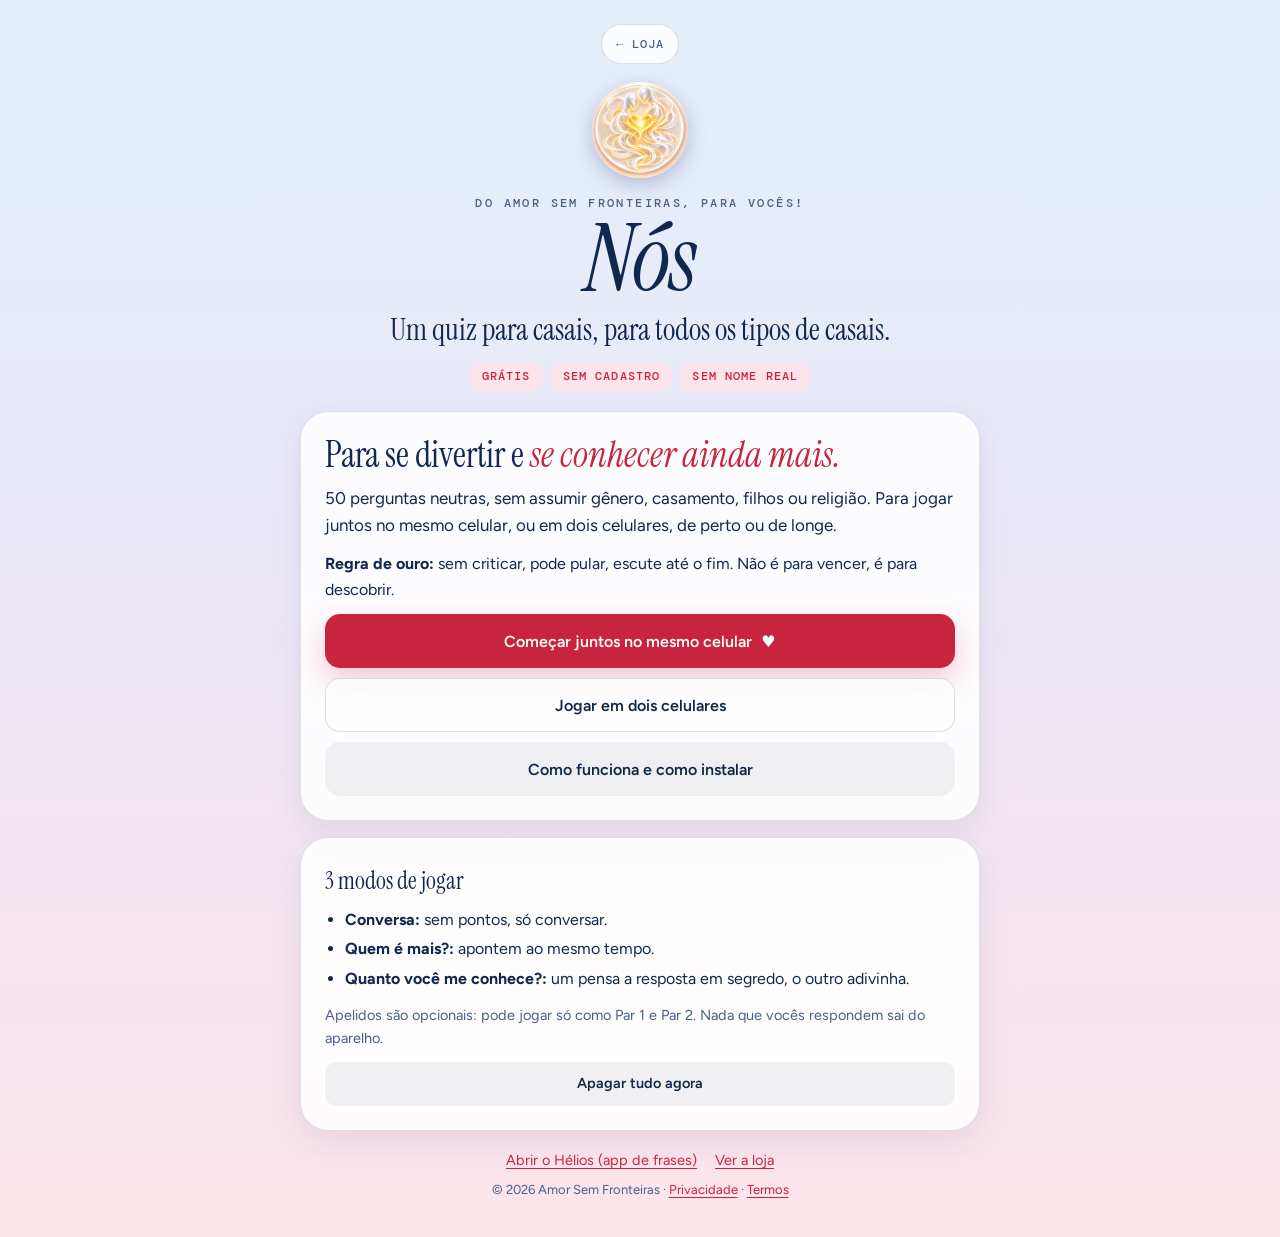
<file: app/nos-dois/index.html>
<!doctype html>
<html lang="pt-BR">
<head>
<meta charset="utf-8">
<meta name="viewport" content="width=device-width, initial-scale=1, viewport-fit=cover">
<title>Nós · Quiz para casais | Amor Sem Fronteiras</title>
<meta name="description" content="Nós : é um quiz gratuito para casais, de todos os tipos. 50 perguntas, sem cadastro, no mesmo celular ou em dois celulares. Do Amor Sem Fronteiras.">
<meta name="theme-color" content="#e3effc">
<link rel="canonical" href="https://amorsfronteiras.com.br/app/nos-dois/">
<link rel="manifest" href="manifest.json">
<link rel="icon" type="image/png" href="icons/favicon-64.png">
<link rel="icon" type="image/png" sizes="192x192" href="icons/nos-dois-icon-192.png">
<link rel="apple-touch-icon" href="icons/nos-dois-apple-touch-icon.png">
<meta name="apple-mobile-web-app-capable" content="yes">
<meta name="mobile-web-app-capable" content="yes">
<meta name="apple-mobile-web-app-status-bar-style" content="default">
<meta name="apple-mobile-web-app-title" content="Nós">
<meta property="og:type" content="website">
<meta property="og:locale" content="pt_BR">
<meta property="og:site_name" content="Amor Sem Fronteiras">
<meta property="og:title" content="Nós · Quiz para casais">
<meta property="og:description" content="50 perguntas para casais se divertirem e se conhecerem ainda mais. Grátis e sem cadastro.">
<meta property="og:url" content="https://amorsfronteiras.com.br/app/nos-dois/">
<meta property="og:image" content="https://amorsfronteiras.com.br/app/nos-dois/icons/nos-dois-icon-512.png">
<link rel="preconnect" href="https://fonts.googleapis.com"><link rel="preconnect" href="https://fonts.gstatic.com" crossorigin>
<link rel="stylesheet" href="https://fonts.googleapis.com/css2?family=Instrument+Serif:ital@0;1&family=Figtree:wght@400;500;600;700&family=DM+Mono:wght@400;500&display=swap">
<style>
/* =====================================================================
   NÓS · Visual no padrão do site Amor Sem Fronteiras
   (mesmas cores, fontes, cantos e botões do site e do Hélios)
   ===================================================================== */

/* 1) Cores e fontes da marca: mudar aqui muda o jogo todo */
:root{
  --ink:#10284f;            /* texto principal (azul-noite) */
  --muted:#4a5f86;          /* textos de apoio */
  --accent:#c8243f;         /* botão principal e destaques (vermelho-coração) */
  --accent-dark:#a91e36;
  --rosa:#fde4ea;           /* fundo dos selos */
  --line:rgba(16,40,79,.14);
  --vidro:rgba(255,255,255,.80);
  --sombra:0 10px 30px rgba(60,50,120,.10);
  --display:"Instrument Serif","Iowan Old Style",Georgia,serif;
  --body:"Figtree",system-ui,-apple-system,"Segoe UI",Roboto,sans-serif;
  --mono:"DM Mono",ui-monospace,SFMono-Regular,Menlo,monospace;
}

/* 2) Base: fundo em degradê azul-claro -> rosa, igual ao site */
*{box-sizing:border-box;-webkit-tap-highlight-color:transparent}
[hidden]{display:none!important}
html{-webkit-text-size-adjust:100%;background:#ebe8f6}
body{margin:0;min-height:100dvh;font-family:var(--body);color:var(--ink);line-height:1.6;
  background:linear-gradient(180deg,#e3effc 0%,#ebe8f6 45%,#fde4ea 100%)}
button,input,textarea,a{font-family:inherit;color:inherit}
button{cursor:pointer}
a{color:var(--accent);text-decoration:underline;text-underline-offset:3px}
:focus-visible{outline:3px solid rgba(200,36,63,.45);outline-offset:2px}
.wrap{width:min(680px,calc(100% - 32px));margin:0 auto;padding:18px 0 calc(36px + env(safe-area-inset-bottom))}

/* 3) Topo: botão de voltar, medalhão, nome e selos */
.voltar{display:inline-flex;align-items:center;gap:6px;min-height:40px;padding:0 14px;border-radius:999px;border:1px solid var(--line);
  background:var(--vidro);font:500 12px/1 var(--mono);letter-spacing:.08em;text-transform:uppercase;color:var(--muted);text-decoration:none}
.hero{text-align:center;padding:6px 8px 20px}
.marca{width:96px;height:96px;border-radius:50%;margin:18px auto 0;background:url(icons/nos-dois-icon-192.png) center/cover no-repeat;box-shadow:0 6px 20px rgba(60,50,120,.28)}
.eyebrow{margin:18px 0 4px;font:500 12px/1.3 var(--mono);letter-spacing:.2em;text-transform:uppercase;color:var(--muted)}
h1{margin:0;font-family:var(--display);font-style:italic;font-weight:400;font-size:clamp(58px,16vw,92px);line-height:.95;letter-spacing:-.01em}
.sub{margin:10px 0 0;font-family:var(--display);font-size:clamp(22px,5.4vw,30px);line-height:1.15}
.selos{display:flex;flex-wrap:wrap;justify-content:center;gap:8px;margin-top:16px}
.selo{display:inline-flex;align-items:center;background:var(--rosa);color:var(--accent);border-radius:12px;padding:8px 12px;font:500 11.5px/1 var(--mono);letter-spacing:.1em;text-transform:uppercase}

/* topo compacto fora da tela inicial; durante o jogo e no resultado o topo some (mais espaço para a pergunta) */
body:not([data-tela="home"]) .hero{padding-bottom:6px}
body:not([data-tela="home"]) .hero .eyebrow,body:not([data-tela="home"]) .hero .sub,body:not([data-tela="home"]) .hero .selos{display:none}
body:not([data-tela="home"]) .marca{width:56px;height:56px;margin-top:10px}
body:not([data-tela="home"]) h1{margin-top:4px;font-size:44px}
body[data-tela="jogo"] .hero,body[data-tela="resultado"] .hero{display:none}

/* 4) Cartões de vidro, títulos e textos */
.card{background:rgba(255,255,255,.86);border:1px solid var(--line);border-radius:28px;box-shadow:var(--sombra);padding:24px;margin:0 0 16px}
h2{margin:0 0 10px;font-family:var(--display);font-weight:400;font-size:clamp(28px,7vw,36px);line-height:1.08}
h2 em{color:var(--accent)}
h3{margin:0 0 6px;font-family:var(--display);font-weight:400;font-size:24px}
p{margin:0 0 12px}
.lead{font-size:17px}
.muted{color:var(--muted);font-size:14.5px}
.fine{color:var(--muted);font-size:12.5px;line-height:1.5}
.rotulo{display:block;margin:20px 0 8px;font:500 12px/1.3 var(--mono);letter-spacing:.14em;text-transform:uppercase;color:var(--muted)}
ul.lista{margin:6px 0 12px;padding-left:20px}
ul.lista li{margin:4px 0}
code{background:#fff;border:1px solid var(--line);border-radius:8px;padding:2px 8px;font:500 14px var(--mono)}

/* 5) Botões (mesmo desenho dos botões do site) */
.btn{display:flex;align-items:center;justify-content:center;gap:9px;width:100%;min-height:54px;padding:0 22px;margin:10px 0 0;border-radius:15px;
  border:1px solid transparent;font:600 16px/1.2 var(--body);text-align:center;text-decoration:none;transition:transform .15s,box-shadow .15s}
.btn:active{transform:scale(.985)}
.btn.primary{color:#fff;background:var(--accent);box-shadow:0 12px 30px rgba(200,36,63,.24)}
.btn.primary:hover{background:var(--accent-dark)}
.btn.secondary{border-color:var(--line);background:rgba(255,255,255,.7);color:var(--ink)}
.btn.ghost{background:rgba(16,40,79,.06);color:var(--ink)}
.btn.small{min-height:44px;font-size:14.5px;border-radius:12px}
.btn[disabled]{opacity:.5;cursor:default}
.linha{display:flex;gap:10px}
.linha .btn{flex:1}
.links{display:flex;flex-wrap:wrap;justify-content:center;gap:6px 18px;margin:18px 0 0;font-size:14.5px}

/* 6) Escolhas (modos, versões), campos e barra de progresso */
.chip{display:block;width:100%;margin:8px 0 0;padding:14px 16px;text-align:left;border:1.5px solid var(--line);border-radius:18px;background:var(--vidro);font:inherit;color:var(--ink)}
.chip strong{display:block;font-family:var(--display);font-weight:400;font-size:21px;line-height:1.15}
.chip small{display:block;color:var(--muted);font-size:14px;line-height:1.4}
.chip.on{border-color:var(--accent);background:#fff;box-shadow:0 0 0 3px rgba(200,36,63,.12)}
.chip[disabled]{opacity:.5;cursor:default}
input[type=text],textarea{width:100%;margin:8px 0 0;padding:13px 14px;border:1.5px solid var(--line);border-radius:14px;background:#fff;font-size:16px;color:var(--ink)}
textarea{min-height:132px;resize:vertical;line-height:1.45}
.resposta-escrita{margin-top:18px}
.resposta-escrita label{display:block;font-weight:600}
.resposta-escrita small{display:block;margin-top:6px;color:var(--muted);line-height:1.4}
.progresso{height:10px;margin:10px 0 6px;border-radius:999px;background:rgba(16,40,79,.10);overflow:hidden}
.progresso i{display:block;height:100%;width:0;background:var(--accent);transition:width .25s}
.topo-jogo{display:flex;justify-content:space-between;gap:12px;font:500 12px/1.3 var(--mono);letter-spacing:.1em;text-transform:uppercase;color:var(--muted)}
.pergunta{margin:18px 0 16px;font-family:var(--display);font-size:clamp(28px,7.4vw,36px);line-height:1.15}
.voto{font-size:17px;min-height:58px}

/* 7) Resultado, comparação, avisos */
.resultado{text-align:center}
.convite-helios{text-align:center}
.convite-helios h3{font-size:26px}
.convite-helios .lead{margin-bottom:6px}
.medalhao{width:150px;height:150px;border-radius:50%;margin:0 auto 6px;background:url(icons/nos-dois-icon-512.png) center/cover no-repeat;box-shadow:0 6px 20px rgba(60,50,120,.24)}
.placar{margin:6px 0 4px;font-family:var(--display);font-size:42px;line-height:1}
.respostas p{margin:0 0 10px;font-size:15px;line-height:1.5;color:var(--muted);white-space:pre-wrap;overflow-wrap:anywhere}
.respostas b{color:var(--ink)}
.comparacao{margin-top:12px;font-size:15px}
.comparacao .resumo{padding:14px 16px;border-radius:16px;background:var(--rosa);color:var(--ink);font-weight:600}
.comparacao .item{margin:10px 0 0;padding:12px 14px;border:1px solid var(--line);border-radius:14px;background:#fff;color:var(--ink)}
.comparacao .item small{display:block;margin-top:4px;color:var(--muted)}
.instalar{border:1px solid rgba(61,108,142,.28);background:rgba(61,108,142,.08);border-radius:22px;padding:18px;margin:0 0 16px}
.aviso{position:fixed;left:50%;bottom:calc(20px + env(safe-area-inset-bottom));z-index:50;max-width:min(90vw,420px);padding:12px 18px;border-radius:14px;
  background:var(--ink);color:#fff;font-size:14.5px;line-height:1.4;text-align:center;transform:translateX(-50%);box-shadow:0 12px 30px rgba(16,40,79,.3)}
.rodape{margin:8px 0 0;text-align:center;color:var(--muted);font-size:13px}
@media (max-width:420px){.card{padding:20px}.linha{flex-direction:column;gap:0}}
@media (prefers-reduced-motion:reduce){*{transition:none!important}}
</style>
</head>
<body data-tela="home">
<main class="wrap" id="conteudo">

<!-- ============================ TOPO ============================ -->
<header class="hero">
  <a class="voltar" href="../../produtos.html#jogos">← Loja</a>
  <div class="marca" role="img" aria-label="Duas almas de luz com um coração dourado entre elas"></div>
  <p class="eyebrow">Do Amor Sem Fronteiras, para vocês!</p>
  <h1>Nós</h1>
  <p class="sub">Um quiz para casais, para todos os tipos de casais.</p>
  <div class="selos"><span class="selo">Grátis</span><span class="selo">Sem cadastro</span><span class="selo">Sem nome real</span></div>
</header>

<!-- ============================ INÍCIO ============================ -->
<section id="tela-home">
  <!-- aparece depois que uma partida termina: permite rever as respostas e a comparação mesmo após fechar o app -->
  <div class="card" id="resultado-salvo" hidden>
    <h2>Último resultado</h2>
    <p class="muted" id="resultado-salvo-texto">Vocês têm um resultado guardado neste aparelho.</p>
    <button class="btn primary" id="btn-ver-resultado" type="button">Ver respostas e comparação</button>
    <button class="btn ghost small" id="btn-apagar-resultado" type="button">Apagar este resultado</button>
  </div>

  <!-- aparece só se a pessoa tocou em "Sair e salvar progresso" antes -->
  <div class="card" id="salvo" hidden>
    <h2>Partida salva</h2>
    <p class="muted" id="salvo-texto">Vocês têm uma partida guardada neste aparelho.</p>
    <button class="btn primary" id="btn-continuar" type="button">Continuar de onde pararam</button>
    <button class="btn ghost small" id="btn-descartar" type="button">Descartar partida salva</button>
  </div>

  <div class="card">
    <h2>Para se divertir e <em>se conhecer ainda mais.</em></h2>
    <p class="lead">50 perguntas neutras, sem assumir gênero, casamento, filhos ou religião. Para jogar juntos no mesmo celular, ou em dois celulares, de perto ou de longe.</p>
    <p><b>Regra de ouro:</b> sem criticar, pode pular, escute até o fim. Não é para vencer, é para descobrir.</p>
    <button class="btn primary" id="btn-mesmo" type="button">Começar juntos no mesmo celular <span aria-hidden="true">♥</span></button>
    <button class="btn secondary" id="btn-duo" type="button">Jogar em dois celulares</button>
    <button class="btn ghost" id="btn-como" type="button">Como funciona e como instalar</button>
  </div>

  <div class="card">
    <h3>3 modos de jogar</h3>
    <ul class="lista">
      <li><b>Conversa:</b> sem pontos, só conversar.</li>
      <li><b>Quem é mais?:</b> apontem ao mesmo tempo.</li>
      <li><b>Quanto você me conhece?:</b> um pensa a resposta em segredo, o outro adivinha.</li>
    </ul>
    <p class="muted">Apelidos são opcionais: pode jogar só como Par 1 e Par 2. Nada que vocês respondem sai do aparelho.</p>
    <button class="btn ghost small" id="btn-apagar" type="button">Apagar tudo agora</button>
  </div>

  <div class="links"><a href="../helios/index.html">Abrir o Hélios (app de frases)</a><a href="../../produtos.html">Ver a loja</a></div>
</section>

<!-- ============================ ESCOLHAS (MESMO CELULAR) ============================ -->
<section id="tela-setup" hidden>
  <div class="card">
    <h2>Como vocês querem jogar?</h2>
    <span class="rotulo">Modo</span>
    <button class="chip on" type="button" data-modo="conversa"><strong>Conversa</strong><small>Sem pontos, só conversar.</small></button>
    <button class="chip" type="button" data-modo="quem"><strong>Quem é mais?</strong><small>Apontem juntos. Nas perguntas que não são de apontar, vocês conversam.</small></button>
    <button class="chip" type="button" data-modo="conhece"><strong>Quanto você me conhece?</strong><small>Um pensa em segredo, o outro adivinha. Vale ponto.</small></button>

    <span class="rotulo">Versão</span>
    <button class="chip on" type="button" data-versao="completa"><strong>Completa</strong><small>50 perguntas, 5 rodadas.</small></button>
    <button class="chip" type="button" data-versao="rapida"><strong>Rápida</strong><small>10 perguntas, 2 de cada rodada.</small></button>

    <span class="rotulo">Como querem ser chamados? (opcional)</span>
    <input type="text" id="apelido1" maxlength="20" placeholder="Par 1 (ex.: Mozão 1)" autocomplete="off" aria-label="Apelido do Par 1">
    <input type="text" id="apelido2" maxlength="20" placeholder="Par 2 (ex.: Mozão 2)" autocomplete="off" aria-label="Apelido do Par 2">
    <p class="fine" style="margin-top:8px">Deixar em branco é válido. Fica só neste aparelho.</p>

    <button class="btn primary" id="btn-comecar" type="button">Começar o quiz →</button>
    <button class="btn ghost" data-ir="home" type="button">Voltar</button>
  </div>
</section>

<!-- ============================ PERGUNTAS ============================ -->
<section id="tela-jogo" hidden>
  <div class="card">
    <div class="topo-jogo"><span id="rodada-label">Rodada 1</span><span id="cont-label">1 de 50</span></div>
    <div class="progresso" role="progressbar" aria-valuemin="0" aria-valuemax="100" id="progresso"><i id="barra"></i></div>
    <h2 class="pergunta" id="pergunta"></h2>
    <div id="acoes"></div>
    <div class="linha">
      <button class="btn ghost small" id="btn-voltar-p" type="button">← Voltar</button>
      <button class="btn ghost small" id="btn-pular" type="button">Pular →</button>
    </div>
    <button class="btn secondary small" id="btn-salvar" type="button">Sair e salvar progresso</button>
  </div>
</section>

<!-- ============================ RESULTADO ============================ -->
<section id="tela-resultado" hidden>
  <div class="card resultado">
    <div class="medalhao" role="img" aria-label="Duas almas de luz com um coração dourado"></div>
    <h2 id="resultado-titulo">Vocês chegaram ao fim <span aria-hidden="true">♥</span></h2>
    <p class="lead" id="resultado-texto"></p>
    <div class="placar" id="placar"></div>
    <button class="btn primary" id="btn-de-novo" type="button">Jogar de novo</button>
    <button class="btn secondary" data-ir="home" type="button">Voltar para o início</button>
    <button class="btn ghost" id="btn-apagar2" type="button">Apagar tudo</button>
  </div>

  <!-- Convite ao Hélios: aparece na tela final, logo abaixo do resultado -->
  <div class="card convite-helios">
    <h3>Gostou dessa conversa?</h3>
    <p class="lead">Experimente o Hélios.</p>
    <p class="muted">Frases prontas para dizer o que você sente. Grátis e sem cadastro.</p>
    <a class="btn primary" href="../helios/index.html">Abrir o Hélios <span aria-hidden="true">♥</span></a>
  </div>

  <!-- só aparece quando jogaram em dois celulares -->
  <div class="card" id="bloco-comparar" hidden>
    <h2>Comparar com o seu par</h2>
    <p class="muted">Cada um envia a comparação ao outro (WhatsApp, mensagem, como preferirem). Ao abrir o link, o código recebido já fica no lugar certo para comparar. O código tem as respostas do jogo, sem nomes; se vocês escreverem, esses textos também seguem somente no link que vocês escolherem enviar. O último resultado e os códigos de comparação ficam guardados só neste aparelho até vocês apagarem os dados do jogo.</p>
    <span class="rotulo">Seu código de comparação</span>
    <input type="text" id="meu-codigo" readonly aria-label="Seu código de comparação">
    <div class="linha">
      <button class="btn secondary small" id="btn-copiar" type="button">Copiar código</button>
      <button class="btn secondary small" id="btn-enviar-codigo" type="button">Enviar ao meu par</button>
    </div>
    <span class="rotulo">Código do seu par</span>
    <input type="text" id="codigo-par" placeholder="Cole aqui o código do seu par" autocomplete="off" autocapitalize="off" aria-label="Código do seu par">
    <button class="btn primary" id="btn-comparar" type="button">Comparar respostas</button>
    <div class="comparacao" id="comparacao" aria-live="polite"></div>
  </div>

  <div class="card"><h3>Todas as respostas</h3><div class="respostas" id="todas-respostas"></div></div>
</section>

<!-- ============================ DOIS CELULARES ============================ -->
<section id="tela-duo" hidden>
  <div class="card">
    <h2>Jogar em dois celulares</h2>
    <p>1. Uma pessoa escolhe o modo e cria a sala.<br>
       2. Ela envia o convite. Ao abrir o link, o código já vem preenchido no outro celular.<br>
       3. As perguntas aparecem na mesma ordem nos dois aparelhos.<br>
       4. Cada um responde no seu. No fim, trocam os códigos e comparam.</p>

    <span class="rotulo">Modo</span>
    <button class="chip on" type="button" data-duo-modo="quem"><strong>Quem é mais?</strong><small>Cada um aponta no seu celular e depois comparam onde combinaram.</small></button>
    <button class="chip" type="button" data-duo-modo="conversa"><strong>Conversa</strong><small>Mesmas perguntas, sem pontos. Conversem por chamada ou mensagem.</small></button>
    <p class="fine" style="margin-top:8px">O modo “Quanto você me conhece?” é para o mesmo celular, porque um precisa adivinhar em voz alta.</p>

    <span class="rotulo">Versão</span>
    <button class="chip on" type="button" data-duo-versao="completa"><strong>Completa</strong><small>50 perguntas.</small></button>
    <button class="chip" type="button" data-duo-versao="rapida"><strong>Rápida</strong><small>10 perguntas.</small></button>

    <button class="btn primary" id="btn-criar-sala" type="button">Criar sala</button>

    <span class="rotulo">Ou entre com o código do seu par</span>
    <input type="text" id="entrar-codigo" placeholder="AMOR-XXXX-QC" autocomplete="off" autocapitalize="characters" aria-label="Código da sala">
    <button class="btn secondary" id="btn-entrar-sala" type="button">Entrar na sala</button>

    <div id="sala-ativa" hidden style="margin-top:18px">
      <span class="rotulo" style="margin-top:0">Código da sala</span>
      <p style="margin:0 0 6px"><code id="codigo-sala">—</code></p>
      <p class="muted" id="sala-descricao"></p>
      <button class="btn secondary small" id="btn-enviar-sala" type="button">Enviar o convite ao meu par</button>
      <button class="btn primary" id="btn-comecar-duo" type="button">Começar o quiz →</button>
    </div>

    <button class="btn ghost" data-ir="home" type="button">Voltar</button>
  </div>
</section>

<!-- ============================ COMO FUNCIONA ============================ -->
<section id="tela-como" hidden>
  <div class="card">
    <h2>Como funciona</h2>
    <p><b>5 rodadas:</b> Quem é mais? · Nossa história · Divertidas · Para se conhecer de verdade · Futuro a dois.</p>
    <p><b>Privacidade:</b> sem cadastro, sem nome real e sem enviar nada automaticamente. O jogo só guarda o progresso se você tocar em “Sair e salvar progresso”. Ao terminar uma partida, guarda o último resultado e os códigos de comparação apenas neste aparelho para que vocês possam rever as respostas ou abrir uma comparação recebida. Você apaga tudo quando quiser.</p>
    <h3>Instalar no celular</h3>
    <ul class="lista">
      <li><b>Android / Chrome:</b> menu ⋮ → Instalar app (ou Adicionar à tela inicial).</li>
      <li><b>iPhone / Safari:</b> Compartilhar → Adicionar à Tela de Início.</li>
    </ul>
    <p class="muted">Depois de instalado, abre como app, em tela cheia, e funciona mesmo sem internet.</p>
    <button class="btn primary" id="btn-instalar" type="button">Instalar app</button>
    <p class="fine" id="instalar-msg" style="margin-top:8px">Se o botão não fizer nada, use o passo do seu navegador, acima.</p>
    <button class="btn secondary" id="btn-como-comecar" type="button">Começar agora</button>
    <button class="btn ghost" data-ir="home" type="button">Voltar</button>
  </div>
</section>

<p class="rodape">© <span id="ano">2026</span> Amor Sem Fronteiras · <a href="../../privacidade.html">Privacidade</a> · <a href="../../termos.html">Termos</a></p>
</main>

<div class="aviso" id="aviso" role="status" aria-live="polite" hidden></div>

<script>
"use strict";
/* =====================================================================
   NÓS · Lógica do jogo (sem servidor: tudo roda no aparelho)
   Partes: 1 perguntas · 2 estado · 3 telas · 4 montar a lista · 5 jogar
           6 resultado · 7 dois celulares (sala e comparação) · 8 salvar/apagar · 9 instalar
   ===================================================================== */

/* ---------- 1) As 50 perguntas, em 5 rodadas ---------- */
const RODADAS = ["Quem é mais?", "Nossa história", "Divertidas", "Para se conhecer", "Futuro a dois"];
const PERGUNTAS = [
{r:"Quem é mais?",q:"Quem demora mais para sair da cama de manhã?"},
{r:"Quem é mais?",q:"Quem é mais provável de esquecer onde colocou as chaves ou o celular?"},
{r:"Quem é mais?",q:"Quem pede desculpas primeiro depois de uma discussão?"},
{r:"Quem é mais?",q:"Quem é a pessoa mais romântica no dia a dia?"},
{r:"Quem é mais?",q:"Quem começa a rir e não consegue mais parar?"},
{r:"Quem é mais?",q:"Quem é a pessoa mais dramática quando fica doente?"},
{r:"Quem é mais?",q:"Quem se irrita mais quando está com fome?"},
{r:"Quem é mais?",q:"Quem guarda mais lembrancinhas de momentos especiais, como bilhetes, ingressos e fotos?"},
{r:"Quem é mais?",q:"Quem é mais provável de fazer amizade com desconhecidos em uma viagem?"},
{r:"Quem é mais?",q:"Quem se emociona mais vendo filme ou série?"},
{r:"Nossa história",q:"Qual foi sua primeira impressão de mim, sem filtro?"},
{r:"Nossa história",q:"Em que momento você percebeu que isso estava ficando sério?"},
{r:"Nossa história",q:"Qual é sua lembrança favorita de nós dois até agora?"},
{r:"Nossa história",q:"Qual foi o momento mais engraçado que já vivemos juntos?"},
{r:"Nossa história",q:"O que você descobriu sobre mim só depois de um tempo juntos que te surpreendeu?"},
{r:"Nossa história",q:"Se nossa história fosse um filme/série, qual seria o título?"},
{r:"Nossa história",q:"Qual música descreve nosso relacionamento?"},
{r:"Nossa história",q:"O que você mais gosta no nosso jeito de ser como casal?"},
{r:"Nossa história",q:"Qual foi a última coisa que eu fiz que te deixou muito feliz?"},
{r:"Nossa história",q:"Se pudéssemos reviver um dia nosso, qual seria?"},
{r:"Divertidas",q:"Se eu fosse um animal, qual eu seria e por quê?"},
{r:"Divertidas",q:"Se você pudesse ter um superpoder por um dia, qual escolheria?"},
{r:"Divertidas",q:"Se ganhássemos na loteria amanhã, qual seria a primeira coisa que faríamos juntos?"},
{r:"Divertidas",q:"Se trocássemos de corpo por um dia, qual seria a primeira coisa que você faria no meu lugar?"},
{r:"Divertidas",q:"Se eu fosse um sabor de sorvete, qual seria?"},
{r:"Divertidas",q:"Qual seria o nome da minha autobiografia?"},
{r:"Divertidas",q:"Se pudéssemos abrir um negócio juntos, o que seria? E porquê?"},
{r:"Divertidas",q:"Se sobrevivêssemos a um apocalipse zumbi, qual seria a função de cada um para a nossa sobrevivência?"},
{r:"Divertidas",q:"Se você pudesse jantar com três pessoas, vivas ou não, quem seriam?"},
{r:"Divertidas",q:"Se a minha vida tivesse uma trilha sonora toda vez que eu entrasse em um lugar, qual música você acha que tocaria?"},
{r:"Para se conhecer",q:"O que o amor significa para você hoje?"},
{r:"Para se conhecer",q:"Qual é a minha linguagem do amor preferida: palavras de afirmação, tempo de qualidade, presentes, atos de serviço ou toque físico?"},
{r:"Para se conhecer",q:"O que faz com que eu me sinta realmente seguro(a) emocionalmente perto de alguém?"},
{r:"Para se conhecer",q:"O que você gostaria que as pessoas entendessem melhor sobre você?"},
{r:"Para se conhecer",q:"Qual foi sua maior lição de vida até agora?"},
{r:"Para se conhecer",q:"Como você lida quando se estressa? O que mais te ajuda nesses dias?"},
{r:"Para se conhecer",q:"Qual o sonho que você ainda não contou para ninguém?"},
{r:"Para se conhecer",q:"O que você mais valoriza em uma pessoa?"},
{r:"Para se conhecer",q:"O que faz você se sentir profundamente amado(a) por mim?"},
{r:"Para se conhecer",q:"Como podemos fortalecer ainda mais nosso relacionamento?"},
{r:"Futuro a dois",q:"Como você imagina a gente daqui a 5 anos?"},
{r:"Futuro a dois",q:"Qual é a viagem dos sonhos que você quer fazer comigo?"},
{r:"Futuro a dois",q:"Diga um objetivo importante que devemos ter como casal no próximo ano."},
{r:"Futuro a dois",q:"Qual hobby ou atividade nova você gostaria que a gente começasse juntos?"},
{r:"Futuro a dois",q:"Como você imagina o meu dia perfeito sem preocupações, estando juntos?"},
{r:"Futuro a dois",q:"Se dinheiro não fosse um problema, como usaríamos o nosso tempo?"},
{r:"Futuro a dois",q:"O que você nunca fez, mas sempre quis tentar comigo?"},
{r:"Futuro a dois",q:"Como você imagina nossa vida juntos quando estivermos mais velhos?"},
{r:"Futuro a dois",q:"Qual legado queremos deixar como casal?"},
{r:"Futuro a dois",q:"Se pudéssemos deixar um conselho para nós mesmos no começo da relação, o que seria?"}
];

/* ---------- 2) Estado da partida (em memória; o progresso só é salvo a pedido, e o último código local serve para abrir uma comparação recebida) ---------- */
const $ = (id) => document.getElementById(id);
const CHAVE = "nosdois.progresso";          // progresso: só é gravado se a pessoa pedir para salvar
const CHAVE_COMPARACAO = "nosdois.ultima-comparacao"; // último resultado, apenas para abrir um link de comparação neste mesmo aparelho
const CHAVE_RESULTADO = "nosdois.ultimo-resultado";   // respostas do último quiz terminado, só neste aparelho
let modo = "conversa";                       // conversa | quem | conhece
let versao = "completa";                     // completa | rapida
let sala = "";                               // código da sala (vazio = mesmo celular)
let lista = [], idx = 0, respostas = [], pontos = 0;
let duoModo = "quem", duoVersao = "completa"; // escolhas da tela "dois celulares"

/* ---------- 3) Telas ---------- */
const TELAS = ["home", "setup", "jogo", "resultado", "duo", "como"];
function ir(tela) {
  TELAS.forEach((t) => { $("tela-" + t).hidden = (t !== tela); });
  document.body.dataset.tela = tela;               // o CSS usa isto para compactar o topo
  window.scrollTo(0, 0);
  const h = $("tela-" + tela).querySelector("h2");   // leva o foco ao título (leitores de tela acompanham)
  if (h) { h.tabIndex = -1; h.focus({ preventScroll: true }); }
  if (tela === "home") atualizarHome();
}
let tAviso;
function avisar(texto) {                              // mensagem curta no pé da tela (no lugar do alert)
  const a = $("aviso"); a.textContent = texto; a.hidden = false;
  clearTimeout(tAviso); tAviso = setTimeout(() => { a.hidden = true; }, 3200);
}
function marcar(atributo, valor) {                    // liga/desliga o destaque dos botões de escolha
  document.querySelectorAll("[" + atributo + "]").forEach((b) => {
    const on = b.getAttribute(atributo) === valor;
    b.classList.toggle("on", on); b.setAttribute("aria-pressed", on ? "true" : "false");
  });
}

/* ---------- 4) Montar a lista de perguntas ---------- */
function embaralhar(arr, semente) {                   // mesma semente = mesma ordem nos dois celulares
  const a = arr.slice(); let s = 0;
  for (const c of semente) s = (s * 31 + c.charCodeAt(0)) >>> 0;
  for (let i = a.length - 1; i > 0; i--) { s = (s * 1664525 + 1013904223) >>> 0; const j = s % (i + 1); [a[i], a[j]] = [a[j], a[i]]; }
  return a;
}
function montarLista(v, semente) {
  let l;
  if (v === "completa") l = PERGUNTAS.slice();
  else { l = []; for (const r of RODADAS) l.push(...PERGUNTAS.filter((p) => p.r === r).slice(0, 2)); }   // rápida: 2 de cada rodada
  return semente ? embaralhar(l, semente) : l;
}
const ROTULO = { "Para se conhecer": "Para se conhecer de verdade" };

/* ---------- 5) Jogar ---------- */
function nome(i) { const v = $("apelido" + i).value.trim(); return v || ("Par " + i); }
function botao(texto, classe, aoClicar) {             // cria botão sem montar HTML (apelidos nunca viram código)
  const b = document.createElement("button");
  b.type = "button"; b.className = "btn " + classe; b.textContent = texto; b.addEventListener("click", aoClicar); return b;
}
function respostaEscrita(acoes) {                     // para perguntas abertas: o texto fica neste aparelho até ser compartilhado no código final
  const bloco = document.createElement("div"); bloco.className = "resposta-escrita";
  const rotulo = document.createElement("label"); rotulo.htmlFor = "resposta-escrita"; rotulo.textContent = "Quer responder por escrito?";
  const campo = document.createElement("textarea");
  campo.id = "resposta-escrita"; campo.maxLength = 700; campo.placeholder = "Escreva do jeito de vocês, sem pressa…";
  campo.setAttribute("aria-describedby", "ajuda-resposta-escrita");
  const ajuda = document.createElement("small"); ajuda.id = "ajuda-resposta-escrita";
  ajuda.textContent = "Opcional. A resposta aparece no fim e, se vocês escolherem comparar, vai no código enviado somente ao seu par.";
  bloco.append(rotulo, campo, ajuda); acoes.append(bloco);
  acoes.append(botao("Salvar resposta e continuar →", "primary", () => {
    const texto = campo.value.trim();
    if (!texto) { avisar("Escreva uma resposta ou escolha continuar sem escrever."); campo.focus(); return; }
    responder("Resposta escrita", "c", texto);
  }));
  acoes.append(botao("Continuar sem escrever →", "ghost small", () => responder("Conversamos", "c")));
}
function comecarPartida() {
  lista = montarLista(versao, sala); idx = 0; respostas = []; pontos = 0;
  ir("jogo"); mostrar();
}
function mostrar() {
  const p = lista[idx];
  if (!p) { fim(); return; }
  $("rodada-label").textContent = ROTULO[p.r] || p.r;
  $("cont-label").textContent = (idx + 1) + " de " + lista.length;
  const pct = Math.round((idx / lista.length) * 100);
  $("barra").style.width = pct + "%"; $("progresso").setAttribute("aria-valuenow", pct);
  $("pergunta").textContent = p.q;
  $("pergunta").tabIndex = -1; $("pergunta").focus({ preventScroll: true });   // leitor de tela lê a nova pergunta
  const a = $("acoes"); a.replaceChildren();
  const duo = !!sala;

  if (modo === "quem" && p.r === "Quem é mais?") {
    // pergunta de apontar: mesmo celular usa os apelidos; dois celulares usa "Eu" e "Meu par"
    const rot = duo ? ["Eu", "Meu par"] : [nome(1), nome(2)];
    const cod = duo ? ["e", "p"] : ["1", "2"];
    a.append(botao(rot[0], "secondary voto", () => responder(rot[0], cod[0])));
    a.append(botao(rot[1], "secondary voto", () => responder(rot[1], cod[1])));
    a.append(botao("Os dois / Empate", "ghost voto", () => responder("Os dois / Empate", "x")));
  } else if (modo === "conhece") {
    // quem pensa e quem adivinha se alternam a cada pergunta
    const pensa = idx % 2 === 0 ? nome(1) : nome(2), adivinha = idx % 2 === 0 ? nome(2) : nome(1);
    const t = document.createElement("p"); t.className = "muted";
    t.textContent = pensa + " pensa a resposta em segredo. " + adivinha + " tenta adivinhar em voz alta. Depois marquem:";
    a.append(t);
    a.append(botao("Acertou, +1 ponto", "primary", () => responder("Acertou", "a")));
    a.append(botao("Errou, próxima", "secondary", () => responder("Errou", "n")));
  } else {
    // As perguntas abertas podem ser só conversadas ou ganhar uma resposta escrita mais longa.
    if (p.r !== "Quem é mais?") respostaEscrita(a);
    else a.append(botao("Conversamos, próxima →", "primary", () => responder("Conversamos", "c")));
    const t = document.createElement("p"); t.className = "muted"; t.style.textAlign = "center"; t.style.marginTop = "8px";
    t.textContent = "Sem pontos. Conversem no tempo de vocês — escrever é opcional.";
    a.append(t);
  }
}
function responder(v, c, texto = "") {
  respostas.push({ q: lista[idx].q, r: lista[idx].r, v, c, t: texto });
  pontos = respostas.filter((x) => x.c === "a").length;
  idx++; mostrar();
}
function pular() { if (lista[idx]) responder("Pulada", "_"); }
function voltarPergunta() {
  if (idx > 0) { idx--; respostas.pop(); pontos = respostas.filter((x) => x.c === "a").length; mostrar(); }
}

/* ---------- 6) Resultado ---------- */
function fim() {
  ir("resultado");
  $("resultado-titulo").textContent = "Vocês chegaram ao fim ♥";
  let txt;
  if (modo === "conhece") {
    txt = "Vocês fizeram " + pontos + " pontos em " + lista.length + " perguntas. " +
      (pontos >= lista.length * 0.8 ? "Sintonia total!" : pontos >= lista.length * 0.5 ? "Vocês se conhecem bem, e ainda tem descoberta pela frente." : "Que bom que vocês estão aqui para se descobrir.");
  } else txt = "Vocês passaram por " + lista.length + " perguntas. Guardem uma resposta de hoje para lembrar depois.";
  $("resultado-texto").textContent = txt;
  $("placar").textContent = modo === "conhece" ? pontos + " / " + lista.length : "";
  preencherTodasRespostas();
  guardarResultado();
  // dois celulares: prepara um código compacto que pode levar as respostas escritas, sem usar servidor
  $("bloco-comparar").hidden = !sala;
  $("comparacao").replaceChildren(); $("codigo-par").value = "";
  if (sala) prepararCodigoComparacao();
  limparSalvo();                                   // terminou: não há mais partida para continuar
}

/* ---------- 7) Dois celulares: sala e comparação ---------- */
const RE_SALA = /^AMOR-[A-Z0-9]{4}-[CQ][CR]$/;      // AMOR-XXXX-QC  (C/Q: conversa ou quem é mais; C/R: completa ou rápida)
function aplicarSala(codigo) {                       // lê modo e versão de dentro do código da sala
  sala = codigo;
  duoModo = codigo.slice(-2, -1) === "Q" ? "quem" : "conversa";
  duoVersao = codigo.slice(-1) === "R" ? "rapida" : "completa";
  marcar("data-duo-modo", duoModo); marcar("data-duo-versao", duoVersao);
  $("codigo-sala").textContent = sala;
  $("sala-descricao").textContent = (duoModo === "quem" ? "Quem é mais?" : "Conversa") + ", versão " + (duoVersao === "rapida" ? "rápida (10 perguntas)." : "completa (50 perguntas).");
  $("sala-ativa").hidden = false;
}
function zerarSala() { sala = ""; $("sala-ativa").hidden = true; }
function criarSala() {
  const c = "ABCDEFGHJKLMNPQRSTUVWXYZ23456789";
  let s = ""; for (let i = 0; i < 4; i++) s += c[Math.floor(Math.random() * c.length)];
  aplicarSala("AMOR-" + s + "-" + (duoModo === "quem" ? "Q" : "C") + (duoVersao === "rapida" ? "R" : "C"));
  avisar("Sala criada. Envie o código ao seu par.");
}
function entrarSala() {
  const c = $("entrar-codigo").value.trim().toUpperCase();
  if (!RE_SALA.test(c)) { avisar("Código inválido. Ele é parecido com AMOR-7K2Q-QC."); return; }
  aplicarSala(c); avisar("Você entrou na sala " + c + ".");
}
function url() {                                     // link limpo para o jogo, sem repetir um convite recebido
  const destino = new URL(location.href); destino.search = ""; destino.hash = ""; return destino.href;
}
function urlConvite(codigo) {
  const destino = new URL(url()); destino.searchParams.set("sala", codigo); return destino.href;
}
function urlComparacao(codigo) {
  const destino = new URL(url()); destino.hash = new URLSearchParams([["comparar", codigo]]).toString(); return destino.href;
}
function compartilhar(texto, link = url()) {         // folha de compartilhar do celular; no computador abre o WhatsApp
  const msg = texto + " " + link;
  if (navigator.share) navigator.share({ title: "Nós", text: texto, url: link }).catch(() => {});
  else window.open("https://wa.me/?text=" + encodeURIComponent(msg), "_blank", "noopener");
}
function compartilharConvite() {
  compartilhar("Vamos jogar o Nós? Abra este convite: o código da sala já vai aparecer preenchido. Depois é só tocar em “Entrar na sala”", urlConvite(sala));
}
function enviarComparacao() {
  const codigo = $("meu-codigo").value;
  if (!codigo || codigo === "Preparando a comparação…") { avisar("A comparação ainda está sendo preparada."); return; }
  compartilhar("Minhas respostas do Nós estão neste link. Abra-o para comparar as nossas respostas:", urlComparacao(codigo));
}
function copiarCampo(id) {
  const campo = $(id); campo.focus(); campo.select();
  const ok = () => avisar("Copiado.");
  if (navigator.clipboard && navigator.clipboard.writeText) navigator.clipboard.writeText(campo.value).then(ok, () => { document.execCommand("copy"); ok(); });
  else { try { document.execCommand("copy"); ok(); } catch (e) { avisar("Selecione e copie o código."); } }
}
function bytesParaBase64Url(bytes) {                 // conserva acentos e emoji sem caracteres que quebrem links
  let binario = ""; bytes.forEach((b) => { binario += String.fromCharCode(b); });
  return btoa(binario).replace(/\+/g, "-").replace(/\//g, "_").replace(/=+$/g, "");
}
function base64UrlParaBytes(codigo) {
  const normal = codigo.replace(/-/g, "+").replace(/_/g, "/") + "===".slice((codigo.length + 3) % 4);
  return Uint8Array.from(atob(normal), (c) => c.charCodeAt(0));
}
function paraBase64Url(texto) { return bytesParaBase64Url(new TextEncoder().encode(texto)); }
function deBase64Url(codigo) { return new TextDecoder().decode(base64UrlParaBytes(codigo)); }
async function compactar(texto) {                     // reduz o link, mas preserva o texto exatamente como foi escrito
  const semCompactar = paraBase64Url(texto);
  if (typeof CompressionStream === "undefined") return "u" + semCompactar;
  try {
    const bytes = new TextEncoder().encode(texto);
    const fluxo = new Blob([bytes]).stream().pipeThrough(new CompressionStream("deflate-raw"));
    const comprimido = bytesParaBase64Url(new Uint8Array(await new Response(fluxo).arrayBuffer()));
    return comprimido.length < semCompactar.length ? "z" + comprimido : "u" + semCompactar;
  } catch (e) { return "u" + semCompactar; }
}
async function descompactar(pacote) {
  if (!/^[uz][A-Za-z0-9_-]+$/.test(pacote || "")) throw new Error("formato inválido");
  if (pacote[0] === "u") return deBase64Url(pacote.slice(1));
  if (typeof DecompressionStream === "undefined") throw new Error("navegador sem descompactação");
  const fluxo = new Blob([base64UrlParaBytes(pacote.slice(1))]).stream().pipeThrough(new DecompressionStream("deflate-raw"));
  return new TextDecoder().decode(await new Response(fluxo).arrayBuffer());
}
function respostasCompactas(dados) {
  if (!Array.isArray(dados) || dados.length !== 2 || typeof dados[0] !== "string" || !/^[epxc_na]+$/.test(dados[0]) || !Array.isArray(dados[1])) return null;
  const itens = dados[0].split("").map((c) => ({ c, t: "" })); const vistos = new Set();
  for (const par of dados[1]) {
    if (!Array.isArray(par) || par.length !== 2 || !Number.isInteger(par[0]) || par[0] < 0 || par[0] >= itens.length || vistos.has(par[0]) || typeof par[1] !== "string" || !par[1] || par[1].length > 700) return null;
    vistos.add(par[0]); itens[par[0]].t = par[1];
  }
  return itens;
}
async function codigoComparacao() {
  // Sem texto, conserva o código curto já usado pelo jogo. Com texto, guarda só as posições que realmente têm conteúdo.
  const escolhas = respostas.map((x) => x.c).join("");
  const escritas = respostas.flatMap((x, i) => x.t ? [[i, x.t]] : []);
  if (!escritas.length) return "ND1." + sala + "." + escolhas;
  return "ND3." + sala + "." + await compactar(JSON.stringify([escolhas, escritas]));
}
function guardarCodigoComparacao(codigo) { try { localStorage.setItem(CHAVE_COMPARACAO, codigo); } catch (e) {} }
function lerCodigoGuardado() { try { return localStorage.getItem(CHAVE_COMPARACAO) || ""; } catch (e) { return ""; } }
function limparCodigoGuardado() { try { localStorage.removeItem(CHAVE_COMPARACAO); } catch (e) {} }
let geracaoCodigo = 0;
async function prepararCodigoComparacao() {
  const geracao = ++geracaoCodigo;
  $("meu-codigo").value = "Preparando a comparação…";
  $("btn-copiar").disabled = true; $("btn-enviar-codigo").disabled = true;
  try {
    const codigo = await codigoComparacao();
    if (geracao !== geracaoCodigo) return "";
    $("meu-codigo").value = codigo; guardarCodigoComparacao(codigo);
    return codigo;
  } catch (e) {
    $("meu-codigo").value = ""; avisar("Não foi possível preparar a comparação.");
    return "";
  } finally {
    if (geracao === geracaoCodigo) { $("btn-copiar").disabled = false; $("btn-enviar-codigo").disabled = false; }
  }
}
async function lerCodigo(txt) {                       // aceita código colado ou recebido no link; também lê ND1 e ND2 antigos
  const compacto = /ND3\.(AMOR-[A-Z0-9]{4}-[CQ][CR])\.([uz][A-Za-z0-9_-]+)/i.exec(txt || "");
  if (compacto) {
    try {
      const itens = respostasCompactas(JSON.parse(await descompactar(compacto[2])));
      return itens ? { sala: compacto[1].toUpperCase(), respostas: itens } : null;
    } catch (e) { return null; }
  }
  const anterior = /ND2\.(AMOR-[A-Z0-9]{4}-[CQ][CR])\.([A-Za-z0-9_-]+)/i.exec(txt || "");
  if (anterior) {
    try {
      const itens = JSON.parse(deBase64Url(anterior[2]));
      const validos = Array.isArray(itens) && itens.every((x) => x && typeof x.c === "string" && /^[epxc_na]$/.test(x.c) && typeof x.t === "string" && x.t.length <= 700);
      return validos ? { sala: anterior[1].toUpperCase(), respostas: itens } : null;
    } catch (e) { return null; }
  }
  const antigo = /ND1\.(AMOR-[A-Z0-9]{4}-[CQ][CR])\.([epxc_]+)/i.exec(txt || "");
  return antigo ? { sala: antigo[1].toUpperCase(), respostas: antigo[2].toLowerCase().split("").map((c) => ({ c, t: "" })) } : null;
}
const NOME_LETRA = { e: "Eu", p: "Meu par", x: "Os dois / Empate", c: "Conversamos", _: "Pulada" };
async function comparar() {
  const saida = $("comparacao"); saida.replaceChildren();
  const msg = (t) => { const d = document.createElement("div"); d.className = "item"; d.textContent = t; saida.append(d); };
  const [meu, par] = await Promise.all([lerCodigo($("meu-codigo").value), lerCodigo($("codigo-par").value)]);
  if (!meu) { msg("Termine o quiz em dois celulares para gerar o seu código."); return false; }
  if (!par) { msg("Cole o código do seu par (ele começa com ND3; códigos antigos ND1 e ND2 também funcionam)."); return false; }
  if (par.sala !== meu.sala) { msg("Esse código é de outra sala (" + par.sala + "). A sua é " + meu.sala + "."); return false; }
  const l = montarLista(meu.sala.slice(-1) === "R" ? "rapida" : "completa", meu.sala);
  if (par.respostas.length !== l.length || meu.respostas.length !== l.length) { msg("O código do seu par está incompleto. Peça para ele copiar de novo."); return false; }
  const quem = meu.sala.slice(-2, -1) === "Q";
  let combinaram = 0, total = 0; const divergentes = [], pulos = [], escritas = [];
  l.forEach((p, i) => {
    const a = meu.respostas[i], b = par.respostas[i];
    if (a.c === "_" || b.c === "_") { pulos.push(p.q); return; }
    if (quem && p.r === "Quem é mais?") {
      total++;
      // "Eu" de um é "Meu par" do outro: combinam quando os dois apontam para a mesma pessoa
      if ((a.c === "e" && b.c === "p") || (a.c === "p" && b.c === "e") || (a.c === "x" && b.c === "x")) combinaram++;
      else divergentes.push({ q: p.q, a, b });
    } else if (a.t || b.t) escritas.push({ q: p.q, a, b });
  });
  const resumo = document.createElement("div"); resumo.className = "resumo";
  if (quem && total > 0) resumo.textContent = "Vocês combinaram em " + combinaram + " de " + total + " perguntas de apontar. " + (combinaram === total ? "Sintonia total!" : "O resto é conversa para a noite.");
  else resumo.textContent = "Vocês passaram pelas mesmas " + l.length + " perguntas. Agora é só conversar sobre as que mais chamaram atenção.";
  saida.append(resumo);
  divergentes.forEach((d) => {
    const it = document.createElement("div"); it.className = "item"; it.textContent = d.q;
    const s = document.createElement("small");
    s.textContent = d.a.c === d.b.c && d.a.c === "e" ? "Cada um apontou para si mesmo." : d.a.c === d.b.c && d.a.c === "p" ? "Cada um apontou para o outro." : "Você: " + NOME_LETRA[d.a.c] + " · Seu par: " + NOME_LETRA[d.b.c];
    it.append(s); saida.append(it);
  });
  escritas.forEach((d) => {
    const it = document.createElement("div"); it.className = "item"; it.textContent = d.q;
    const s = document.createElement("small");
    s.textContent = "Você: " + (d.a.t || NOME_LETRA[d.a.c]) + "\n\nSeu par: " + (d.b.t || NOME_LETRA[d.b.c]);
    s.style.whiteSpace = "pre-line"; it.append(s); saida.append(it);
  });
  if (pulos.length) msg(pulos.length + " pergunta(s) foram puladas por alguém. Vale conversar sobre elas, se quiserem.");
  guardarCodigoDoPar(meu.sala, $("codigo-par").value);
  return true;
}

/* ---------- 8) Salvar, continuar e apagar ---------- */
function respostasFinaisValidas(itens, l) {
  return Array.isArray(itens) && itens.length === l.length && itens.every((x, i) => x && x.q === l[i].q && x.r === l[i].r && typeof x.v === "string" && typeof x.c === "string" && /^[epxc_12an]$/.test(x.c) && (typeof x.t === "undefined" || (typeof x.t === "string" && x.t.length <= 700)));
}
function guardarResultado() {
  try {
    limparCodigoGuardado();                         // evita comparar o novo resultado com um código próprio de uma sala antiga
    localStorage.setItem(CHAVE_RESULTADO, JSON.stringify({ v: 1, modo, versao, sala, respostas, pontos, codigoPar: "" }));
  } catch (e) { avisar("Não consegui guardar este resultado neste navegador."); }
}
function lerResultadoGuardado() {
  try {
    const s = JSON.parse(localStorage.getItem(CHAVE_RESULTADO) || "null");
    if (!s || s.v !== 1 || !["conversa", "quem", "conhece"].includes(s.modo) || !["completa", "rapida"].includes(s.versao) || typeof s.sala !== "string") return null;
    if (s.sala && !RE_SALA.test(s.sala)) return null;
    const l = montarLista(s.versao, s.sala || "");
    if (!respostasFinaisValidas(s.respostas, l)) return null;
    if (typeof s.codigoPar !== "undefined" && (typeof s.codigoPar !== "string" || s.codigoPar.length > 100000)) return null;
    return { modo: s.modo, versao: s.versao, sala: s.sala, respostas: s.respostas.map((x) => ({ ...x, t: x.t || "" })), pontos: Number.isInteger(s.pontos) ? s.pontos : s.respostas.filter((x) => x.c === "a").length, codigoPar: s.codigoPar || "" };
  } catch (e) { return null; }
}
function limparResultadoGuardado() { try { localStorage.removeItem(CHAVE_RESULTADO); } catch (e) {} }
function guardarCodigoDoPar(codigoSala, codigoPar) {
  const s = lerResultadoGuardado();
  if (!s || s.sala !== codigoSala) return;
  try { localStorage.setItem(CHAVE_RESULTADO, JSON.stringify({ ...s, v: 1, codigoPar })); } catch (e) {}
}
function preencherTodasRespostas() {
  const box = $("todas-respostas"); box.replaceChildren();
  respostas.forEach((x, i) => {
    const p = document.createElement("p"), b = document.createElement("b");
    b.textContent = (i + 1) + ". " + x.q; p.append(b, document.createElement("br"), document.createTextNode(x.t || x.v)); box.append(p);
  });
}
async function abrirResultadoGuardado() {
  const s = lerResultadoGuardado();
  if (!s) { atualizarHome(); avisar("Não encontrei um resultado guardado neste aparelho."); return; }
  modo = s.modo; versao = s.versao; sala = s.sala; respostas = s.respostas; pontos = s.pontos;
  lista = montarLista(versao, sala); idx = lista.length;
  ir("resultado");
  $("resultado-titulo").textContent = "Último resultado";
  $("resultado-texto").textContent = "Vocês podem rever as respostas e a comparação quando quiserem.";
  $("placar").textContent = modo === "conhece" ? pontos + " / " + lista.length : "";
  preencherTodasRespostas();
  $("bloco-comparar").hidden = !sala; $("comparacao").replaceChildren(); $("codigo-par").value = s.codigoPar;
  if (sala) {
    const codigo = await prepararCodigoComparacao();
    if (codigo && s.codigoPar) await comparar();
  }
}
function lerSalvo() {                                // devolve a partida salva (validada) ou null
  try {
    const s = JSON.parse(localStorage.getItem(CHAVE) || "null");
    if (!s || !["conversa", "quem", "conhece"].includes(s.modo) || !["completa", "rapida"].includes(s.versao)) return null;
    if (s.sala && !RE_SALA.test(s.sala)) return null;
    const l = montarLista(s.versao, s.sala || "");
    if (!Number.isInteger(s.idx) || s.idx < 0 || s.idx >= l.length || !Array.isArray(s.respostas) || s.respostas.length !== s.idx) return null;
    if (!s.respostas.every((x) => x && ["q", "r", "v", "c"].every((k) => typeof x[k] === "string") && (typeof x.t === "undefined" || typeof x.t === "string") && (!x.t || x.t.length <= 700))) return null;
    return s;
  } catch (e) { return null; }
}
function limparSalvo() { try { localStorage.removeItem(CHAVE); } catch (e) {} }
function salvarSair() {
  try {
    localStorage.setItem(CHAVE, JSON.stringify({ modo, versao, sala, a1: $("apelido1").value.trim(), a2: $("apelido2").value.trim(), idx, respostas, pontos }));
    avisar("Partida salva neste aparelho.");
  } catch (e) { avisar("Não consegui salvar neste navegador."); }
  ir("home");
}
function continuar() {
  const s = lerSalvo(); if (!s) { atualizarHome(); return; }
  modo = s.modo; versao = s.versao; sala = s.sala || ""; $("apelido1").value = s.a1 || ""; $("apelido2").value = s.a2 || "";
  lista = montarLista(versao, sala); idx = s.idx; respostas = s.respostas; pontos = respostas.filter((x) => x.c === "a").length;
  ir("jogo"); mostrar();
}
function atualizarHome() {
  const s = lerSalvo(); $("salvo").hidden = !s;
  if (s) $("salvo-texto").textContent = "Vocês pararam na pergunta " + (s.idx + 1) + (s.sala ? " (sala " + s.sala + ")." : ".");
  const r = lerResultadoGuardado(); $("resultado-salvo").hidden = !r;
  if (r) $("resultado-salvo-texto").textContent = "Resultado " + (r.sala ? "da sala " + r.sala : "da partida no mesmo celular") + " guardado neste aparelho.";
}
function apagarTudo() {
  if (!confirm("Apagar a partida salva e as respostas deste aparelho?")) return;
  limparSalvo(); limparCodigoGuardado(); limparResultadoGuardado(); respostas = []; pontos = 0; idx = 0; lista = []; sala = "";
  $("apelido1").value = ""; $("apelido2").value = "";
  avisar("Apagado. Nada ficou salvo neste aparelho."); ir("home");
}

/* ---------- 9) Instalar como app ---------- */
let adiado = null;
window.addEventListener("beforeinstallprompt", (e) => { e.preventDefault(); adiado = e; });
function instalar() {
  if (adiado) { adiado.prompt(); adiado = null; }
  else $("instalar-msg").textContent = "Use o menu do navegador. Android/Chrome: menu ⋮ → Instalar app. iPhone/Safari: Compartilhar → Adicionar à Tela de Início.";
}
if ("serviceWorker" in navigator) window.addEventListener("load", () => { navigator.serviceWorker.register("./sw.js").catch(() => {}); });

/* ---------- Ligação dos botões ---------- */
$("btn-mesmo").addEventListener("click", () => { zerarSala(); ir("setup"); });
$("btn-duo").addEventListener("click", () => ir("duo"));
$("btn-como").addEventListener("click", () => ir("como"));
$("btn-como-comecar").addEventListener("click", () => { zerarSala(); ir("setup"); });
$("btn-apagar").addEventListener("click", apagarTudo);
$("btn-apagar2").addEventListener("click", apagarTudo);
$("btn-continuar").addEventListener("click", continuar);
$("btn-descartar").addEventListener("click", () => { limparSalvo(); atualizarHome(); avisar("Partida salva descartada."); });
$("btn-ver-resultado").addEventListener("click", () => { abrirResultadoGuardado(); });
$("btn-apagar-resultado").addEventListener("click", () => { limparResultadoGuardado(); limparCodigoGuardado(); atualizarHome(); avisar("Resultado apagado deste aparelho."); });
$("btn-comecar").addEventListener("click", () => { zerarSala(); comecarPartida(); });
$("btn-voltar-p").addEventListener("click", voltarPergunta);
$("btn-pular").addEventListener("click", pular);
$("btn-salvar").addEventListener("click", salvarSair);
$("btn-de-novo").addEventListener("click", () => { if (sala) { zerarSala(); ir("duo"); } else ir("setup"); });   // dois celulares: nova sala = nova ordem
$("btn-criar-sala").addEventListener("click", criarSala);
$("btn-entrar-sala").addEventListener("click", entrarSala);
$("btn-comecar-duo").addEventListener("click", () => { modo = duoModo; versao = duoVersao; comecarPartida(); });
$("btn-enviar-sala").addEventListener("click", compartilharConvite);
$("btn-copiar").addEventListener("click", () => copiarCampo("meu-codigo"));
$("btn-enviar-codigo").addEventListener("click", enviarComparacao);
$("btn-comparar").addEventListener("click", comparar);
$("btn-instalar").addEventListener("click", instalar);
document.querySelectorAll("[data-ir]").forEach((b) => b.addEventListener("click", () => ir(b.dataset.ir)));
document.querySelectorAll("[data-modo]").forEach((b) => b.addEventListener("click", () => { modo = b.dataset.modo; marcar("data-modo", modo); }));
document.querySelectorAll("[data-versao]").forEach((b) => b.addEventListener("click", () => { versao = b.dataset.versao; marcar("data-versao", versao); }));
document.querySelectorAll("[data-duo-modo]").forEach((b) => b.addEventListener("click", () => { duoModo = b.dataset.duoModo; marcar("data-duo-modo", duoModo); zerarSala(); }));
document.querySelectorAll("[data-duo-versao]").forEach((b) => b.addEventListener("click", () => { duoVersao = b.dataset.duoVersao; marcar("data-duo-versao", duoVersao); zerarSala(); }));
$("ano").textContent = new Date().getFullYear();
marcar("data-modo", modo); marcar("data-versao", versao); marcar("data-duo-modo", duoModo); marcar("data-duo-versao", duoVersao);
atualizarHome();
function abrirConvite() {                            // convite: abre já na sala e deixa o código pronto para confirmar
  const codigo = (new URL(location.href).searchParams.get("sala") || "").trim().toUpperCase();
  if (!codigo) return;
  if (!RE_SALA.test(codigo)) { avisar("O convite não tem um código de sala válido."); return; }
  $("entrar-codigo").value = codigo;
  ir("duo");
  $("entrar-codigo").focus({ preventScroll: true });
  avisar("Convite recebido. O código já está preenchido; toque em “Entrar na sala”.");
}
async function abrirComparacaoRecebida() {           // link de comparação: abre exatamente na área que mostra as duas respostas
  const codigo = new URLSearchParams((location.hash || "").replace(/^#/, "")).get("comparar") || "";
  if (!codigo) return;
  ir("resultado");
  $("resultado-titulo").textContent = "Comparar respostas";
  $("resultado-texto").textContent = "O código do seu par já foi recebido. Veja a comparação abaixo.";
  $("placar").textContent = ""; $("bloco-comparar").hidden = false;
  let meuCodigo = lerCodigoGuardado();
  if (!meuCodigo) {                                  // se o app foi fechado antes de o código terminar de ser preparado, recria a partir do resultado local
    const resultado = lerResultadoGuardado();
    if (resultado && resultado.sala) {
      modo = resultado.modo; versao = resultado.versao; sala = resultado.sala; respostas = resultado.respostas; pontos = resultado.pontos;
      lista = montarLista(versao, sala); idx = lista.length;
      meuCodigo = await codigoComparacao(); guardarCodigoComparacao(meuCodigo);
    }
  }
  $("meu-codigo").value = meuCodigo; $("codigo-par").value = codigo;
  const box = $("todas-respostas"); box.replaceChildren();
  const ajuda = document.createElement("p"); ajuda.textContent = "A comparação usa o último quiz terminado neste aparelho."; box.append(ajuda);
  if (!$("meu-codigo").value) {
    const saida = $("comparacao"); saida.replaceChildren();
    const aviso = document.createElement("div"); aviso.className = "item"; aviso.textContent = "Termine o seu quiz nesta mesma sala neste aparelho. Depois, abra este link de novo para comparar."; saida.append(aviso);
    return;
  }
  await comparar();
}
abrirConvite();
abrirComparacaoRecebida();
</script>
</body>
</html>
</file>
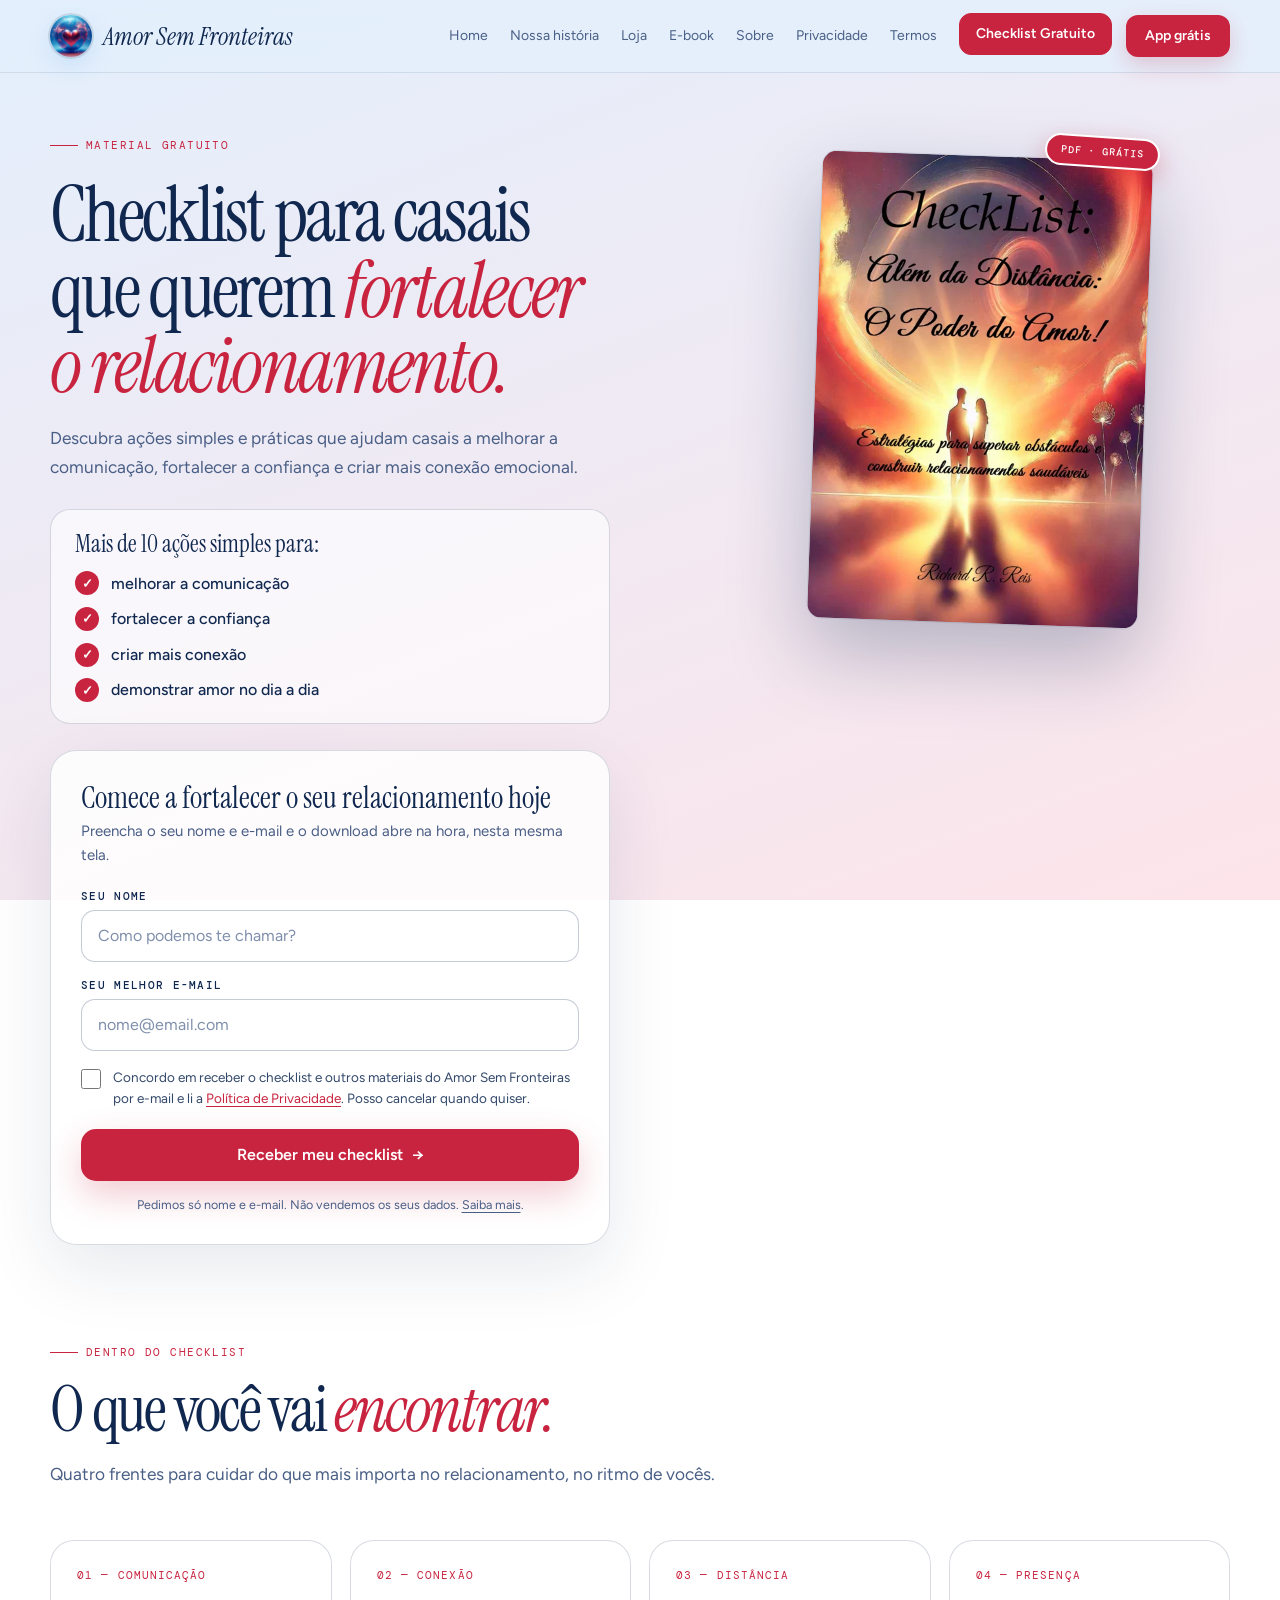
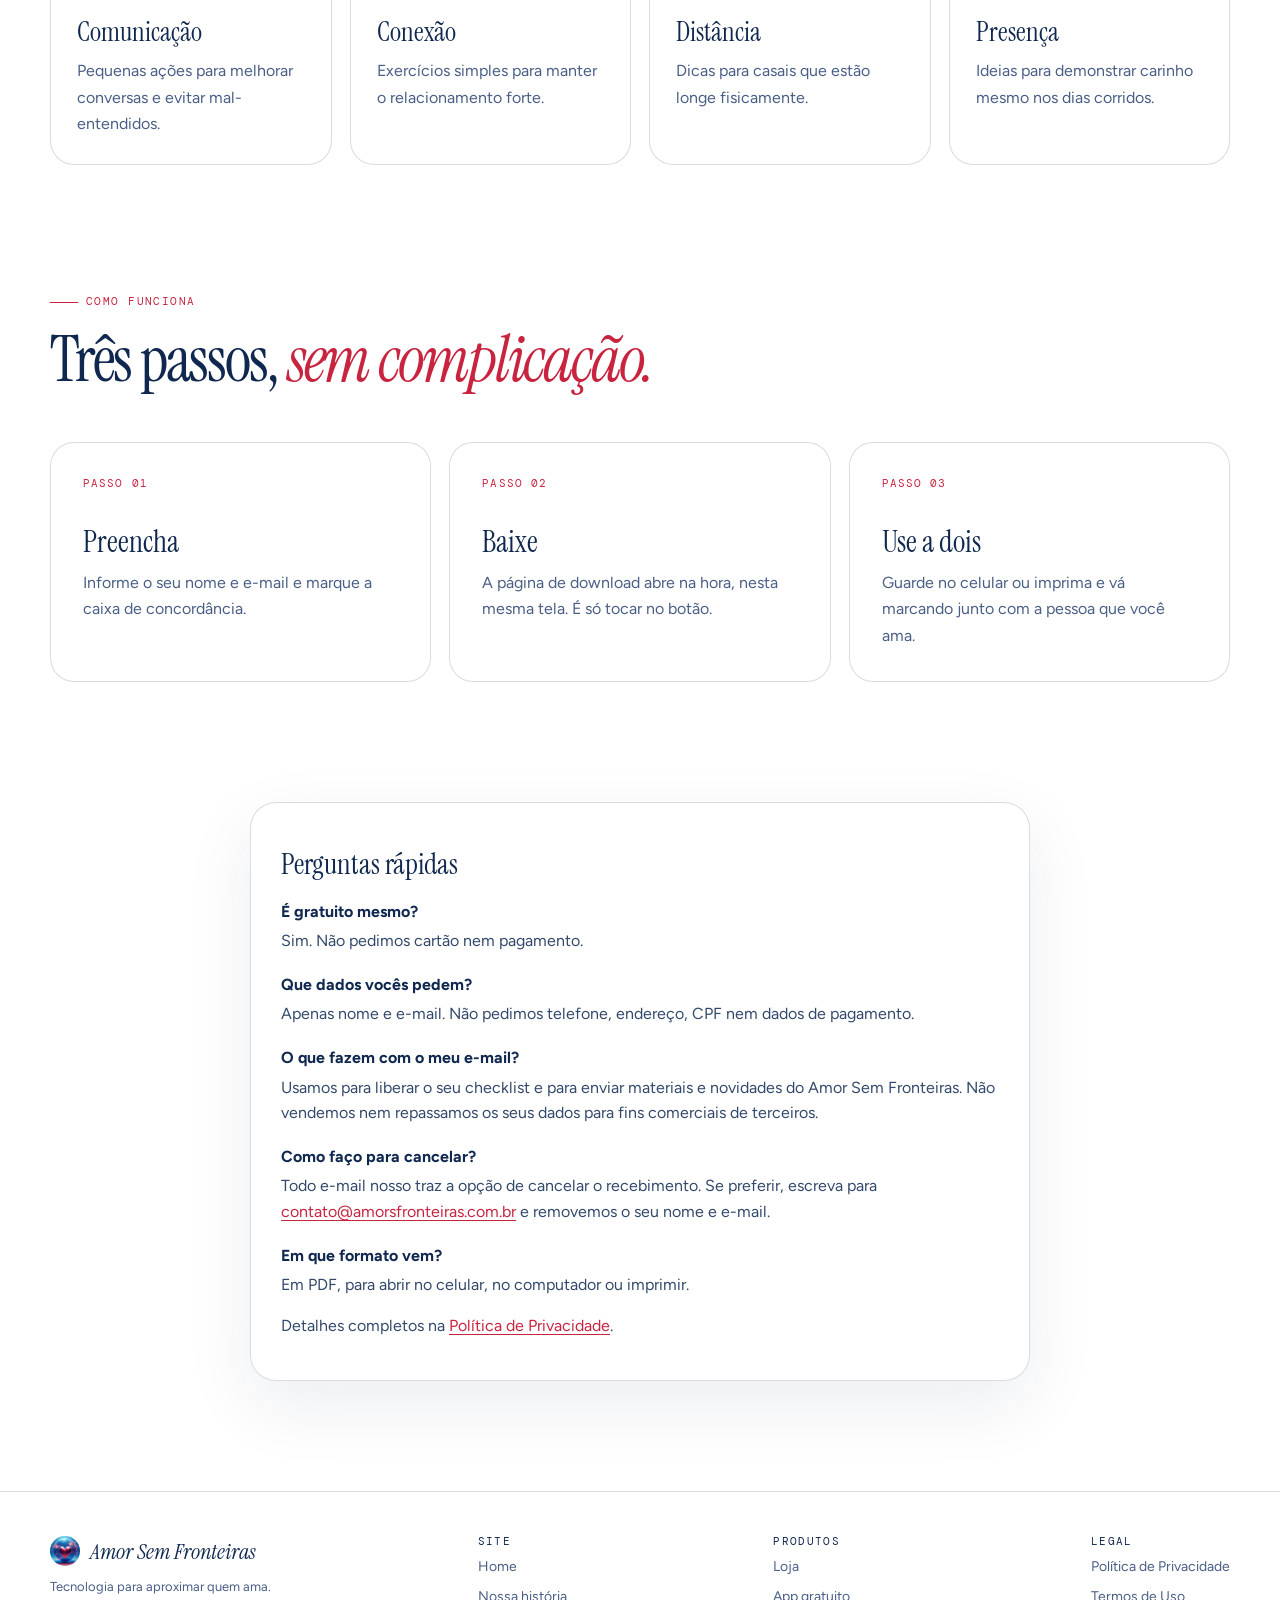
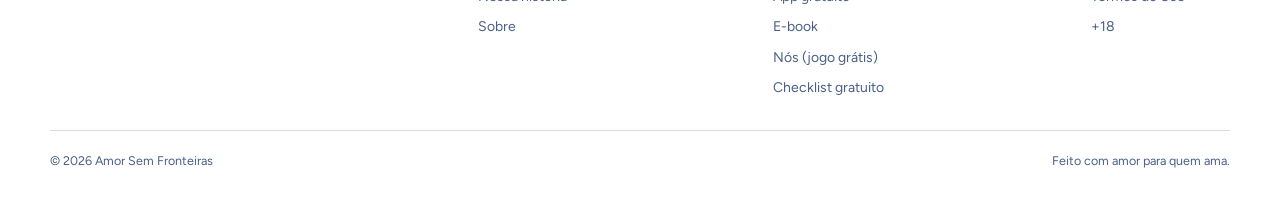
<file: checklist.html>
<!doctype html>
<html lang="pt-BR"><head><meta charset="utf-8"><meta name="viewport" content="width=device-width, initial-scale=1, viewport-fit=cover">
<meta name="theme-color" content="#e3effc"><title>Checklist Gratuito para Casais | Amor Sem Fronteiras</title><meta name="description" content="Receba gratuitamente o checklist criado para ajudar casais a fortalecer comunicação, presença e conexão emocional.">
<link rel="canonical" href="https://amorsfronteiras.com.br/checklist.html"><meta property="og:type" content="website"><meta property="og:locale" content="pt_BR"><meta property="og:site_name" content="Amor Sem Fronteiras">
<meta property="og:title" content="Checklist Gratuito para Casais | Amor Sem Fronteiras"><meta property="og:description" content="Receba gratuitamente o checklist criado para ajudar casais a fortalecer comunicação, presença e conexão emocional."><meta property="og:url" content="https://amorsfronteiras.com.br/checklist.html">
<meta property="og:image" content="https://amorsfronteiras.com.br/icons/og-image-1200.png"><meta property="og:image:width" content="1200"><meta property="og:image:height" content="630">
<meta name="twitter:card" content="summary_large_image"><meta name="twitter:image" content="https://amorsfronteiras.com.br/icons/og-image-1200.png">
<link rel="icon" type="image/png" href="icons/icon-192.png"><link rel="apple-touch-icon" href="icons/apple-touch-icon.png">
<link rel="preconnect" href="https://fonts.googleapis.com"><link rel="preconnect" href="https://fonts.gstatic.com" crossorigin>
<link rel="stylesheet" href="https://fonts.googleapis.com/css2?family=Instrument+Serif:ital@0;1&family=Figtree:wght@400;500;600;700&family=DM+Mono:wght@400;500&display=swap">
<link rel="stylesheet" href="site.css"><script>document.documentElement.classList.add("js")</script></head>
<body><a class="skip" href="#conteudo">Pular para o conteúdo</a><header class="site-header"><div class="container nav"><a href="index.html" class="brand" aria-label="Amor Sem Fronteiras, home"><img src="icons/icon-192.png" alt="" class="brand-logo" width="42" height="42"><span class="brand-name">Amor Sem Fronteiras</span></a><nav class="nav-links" id="menu" aria-label="Principal"><a href="index.html">Home</a><a href="historia.html">Nossa história</a><a href="produtos.html">Loja</a><a href="ebook.html">E-book</a><a href="sobre.html">Sobre</a><a href="privacidade.html">Privacidade</a><a href="termos.html">Termos</a><a href="checklist.html" class="nav-cta" aria-current="page">Checklist Gratuito</a></nav><a href="app/helios/index.html" class="btn btn-primary btn-small">App grátis</a><button class="menu-btn" type="button" aria-expanded="false" aria-controls="menu">Menu</button></div></header><main id="conteudo">

<!-- ============ TOPO: título, formulário e capa ============ -->
<section class="check-top">
  <div class="container check-hero">

    <div class="reveal">
      <div class="eyebrow">Material gratuito</div>
      <h1>Checklist para casais que querem <em>fortalecer o relacionamento.</em></h1>
      <p class="lead">Descubra ações simples e práticas que ajudam casais a melhorar a comunicação, fortalecer a confiança e criar mais conexão emocional.</p>

      <!-- O QUE A PESSOA GANHA: fica antes do formulário para responder "o que eu recebo?" antes de pedir o e-mail -->
      <div class="ganhos">
        <p class="ganhos-titulo">Mais de 10 ações simples para:</p>
        <ul class="ganhos-lista">
          <li>melhorar a comunicação</li>
          <li>fortalecer a confiança</li>
          <li>criar mais conexão</li>
          <li>demonstrar amor no dia a dia</li>
        </ul>
      </div>

      <!-- Aparece só se a pessoa tentou abrir obrigado.html sem preencher o formulário (checklist.js liga este aviso) -->
      <div id="aviso-gate" class="aviso" role="status" hidden><p>Para baixar o checklist, preencha o seu nome e e-mail abaixo.</p></div>

      <!-- FORMULÁRIO: o envio é feito por checklist.js (fetch). Sem JavaScript o botão não envia nada, de propósito. -->
      <form class="form-card" id="form-checklist" action="#" method="post">
        <h2>Comece a fortalecer o seu relacionamento hoje</h2>
        <p class="sub">Preencha o seu nome e e-mail e o download abre na hora, nesta mesma tela.</p>

        <div class="field">
          <label for="f-nome">Seu nome</label>
          <input id="f-nome" name="nome" type="text" autocomplete="name" maxlength="80" required placeholder="Como podemos te chamar?">
        </div>

        <div class="field">
          <label for="f-email">Seu melhor e-mail</label>
          <input id="f-email" name="email" type="email" autocomplete="email" inputmode="email" maxlength="120" required placeholder="nome@email.com">
        </div>

        <!-- campo-isca: invisível para pessoas. Se um robô preencher, o envio é descartado -->
        <div class="hp" aria-hidden="true"><label>Não preencha este campo <input name="site" type="text" tabindex="-1" autocomplete="off"></label></div>

        <!-- consentimento (LGPD): a pessoa precisa marcar para enviar -->
        <label class="consent">
          <input type="checkbox" name="consentimento" required>
          <span>Concordo em receber o checklist e outros materiais do Amor Sem Fronteiras por e-mail e li a <a href="privacidade.html" target="_blank" rel="noopener">Política de Privacidade</a>. Posso cancelar quando quiser.</span>
        </label>

        <button class="btn btn-primary" id="form-enviar" type="submit">Receber meu checklist <span aria-hidden="true">→</span></button>
        <div class="form-status" id="form-status" role="status" aria-live="polite"></div>
        <p class="form-note">Pedimos só nome e e-mail. Não vendemos os seus dados. <a href="privacidade.html">Saiba mais</a>.</p>
      </form>

      <!-- atalho para quem já pediu nas últimas 24 h (checklist.js liga este link) -->
      <p class="ja-pediu" id="ja-pediu" hidden>Já pediu hoje? <a href="obrigado.html">Baixar de novo</a></p>
    </div>

    <div class="check-cover reveal">
      <span class="badge">PDF · Grátis</span>
      <img src="img/capa-checklist-500.webp" alt="Capa do Checklist: Além da Distância, O Poder do Amor" width="500" height="708" fetchpriority="high" decoding="async">
    </div>

  </div>
</section>

<!-- ============ O QUE TEM DENTRO ============ -->
<section class="section" style="padding-top:40px">
  <div class="container">
    <div class="section-header reveal">
      <div class="eyebrow">Dentro do checklist</div>
      <h2 class="section-title">O que você vai <em>encontrar.</em></h2>
      <p class="lead">Quatro frentes para cuidar do que mais importa no relacionamento, no ritmo de vocês.</p>
    </div>
    <div class="cards four">
      <article class="card reveal"><div class="card-top"><span class="card-number">01 — COMUNICAÇÃO</span></div><h3>Comunicação</h3><p>Pequenas ações para melhorar conversas e evitar mal-entendidos.</p></article>
      <article class="card reveal"><div class="card-top"><span class="card-number">02 — CONEXÃO</span></div><h3>Conexão</h3><p>Exercícios simples para manter o relacionamento forte.</p></article>
      <article class="card reveal"><div class="card-top"><span class="card-number">03 — DISTÂNCIA</span></div><h3>Distância</h3><p>Dicas para casais que estão longe fisicamente.</p></article>
      <article class="card reveal"><div class="card-top"><span class="card-number">04 — PRESENÇA</span></div><h3>Presença</h3><p>Ideias para demonstrar carinho mesmo nos dias corridos.</p></article>
    </div>
  </div>
</section>

<!-- ============ COMO FUNCIONA ============ -->
<section class="section" style="padding-top:10px">
  <div class="container">
    <div class="section-header reveal">
      <div class="eyebrow">Como funciona</div>
      <h2 class="section-title">Três passos, <em>sem complicação.</em></h2>
    </div>
    <div class="cards">
      <article class="card reveal"><div class="card-top"><span class="card-number">PASSO 01</span></div><h3>Preencha</h3><p>Informe o seu nome e e-mail e marque a caixa de concordância.</p></article>
      <article class="card reveal"><div class="card-top"><span class="card-number">PASSO 02</span></div><h3>Baixe</h3><p>A página de download abre na hora, nesta mesma tela. É só tocar no botão.</p></article>
      <article class="card reveal"><div class="card-top"><span class="card-number">PASSO 03</span></div><h3>Use a dois</h3><p>Guarde no celular ou imprima e vá marcando junto com a pessoa que você ama.</p></article>
    </div>
  </div>
</section>

<!-- ============ PERGUNTAS FREQUENTES (transparência sobre os dados) ============ -->
<section class="section" style="padding-top:10px">
  <div class="container">
    <article class="doc reveal">
      <h2>Perguntas rápidas</h2>
      <dl class="faq">
        <dt>É gratuito mesmo?</dt><dd>Sim. Não pedimos cartão nem pagamento.</dd>
        <dt>Que dados vocês pedem?</dt><dd>Apenas nome e e-mail. Não pedimos telefone, endereço, CPF nem dados de pagamento.</dd>
        <dt>O que fazem com o meu e-mail?</dt><dd>Usamos para liberar o seu checklist e para enviar materiais e novidades do Amor Sem Fronteiras. Não vendemos nem repassamos os seus dados para fins comerciais de terceiros.</dd>
        <dt>Como faço para cancelar?</dt><dd>Todo e-mail nosso traz a opção de cancelar o recebimento. Se preferir, escreva para <a href="mailto:contato@amorsfronteiras.com.br">contato@amorsfronteiras.com.br</a> e removemos o seu nome e e-mail.</dd>
        <dt>Em que formato vem?</dt><dd>Em PDF, para abrir no celular, no computador ou imprimir.</dd>
      </dl>
      <p class="fine">Detalhes completos na <a href="privacidade.html">Política de Privacidade</a>.</p>
    </article>
  </div>
</section>
</main><footer class="site-footer"><div class="container"><div class="footer-grid">
<div><div class="footer-brand"><img src="icons/icon-192.png" alt="" class="footer-logo" width="30" height="30" loading="lazy"><span>Amor Sem Fronteiras</span></div><p class="footer-tag">Tecnologia para aproximar quem ama.</p></div>
<div class="footer-col"><b>Site</b><a href="index.html">Home</a><a href="historia.html">Nossa história</a><a href="sobre.html">Sobre</a></div>
<div class="footer-col"><b>Produtos</b><a href="produtos.html">Loja</a><a href="app/helios/index.html">App gratuito</a><a href="ebook.html">E-book</a><a href="app/nos-dois/index.html">Nós (jogo grátis)</a><a href="checklist.html">Checklist gratuito</a></div>
<div class="footer-col"><b>Legal</b><a href="privacidade.html">Política de Privacidade</a><a href="termos.html">Termos de Uso</a><a href="mais-de-18.html">+18</a></div>
</div><div class="footer-end"><span>© <span data-year>2026</span> Amor Sem Fronteiras</span><span>Feito com amor para quem ama.</span></div></div></footer>
<script src="site-config.js"></script><script src="site.js"></script><script src="checklist.js"></script></body></html>
</file>
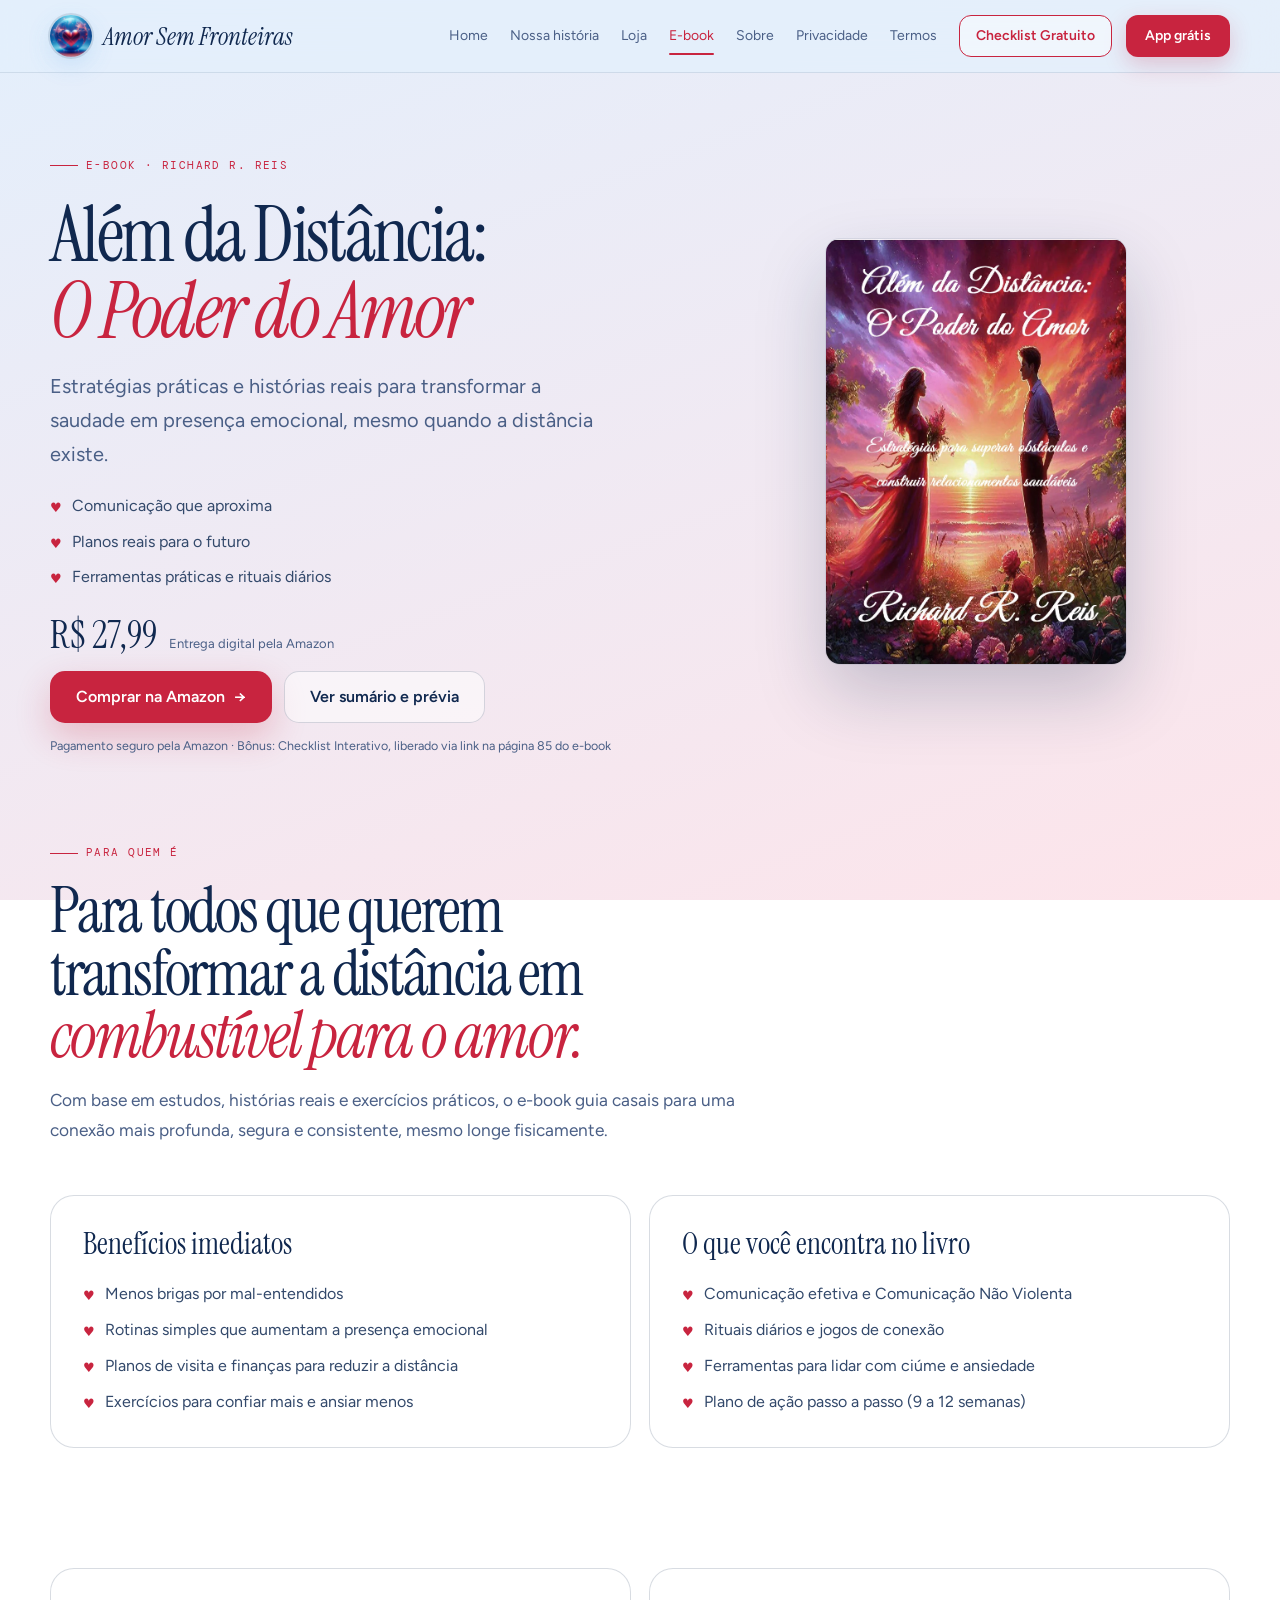
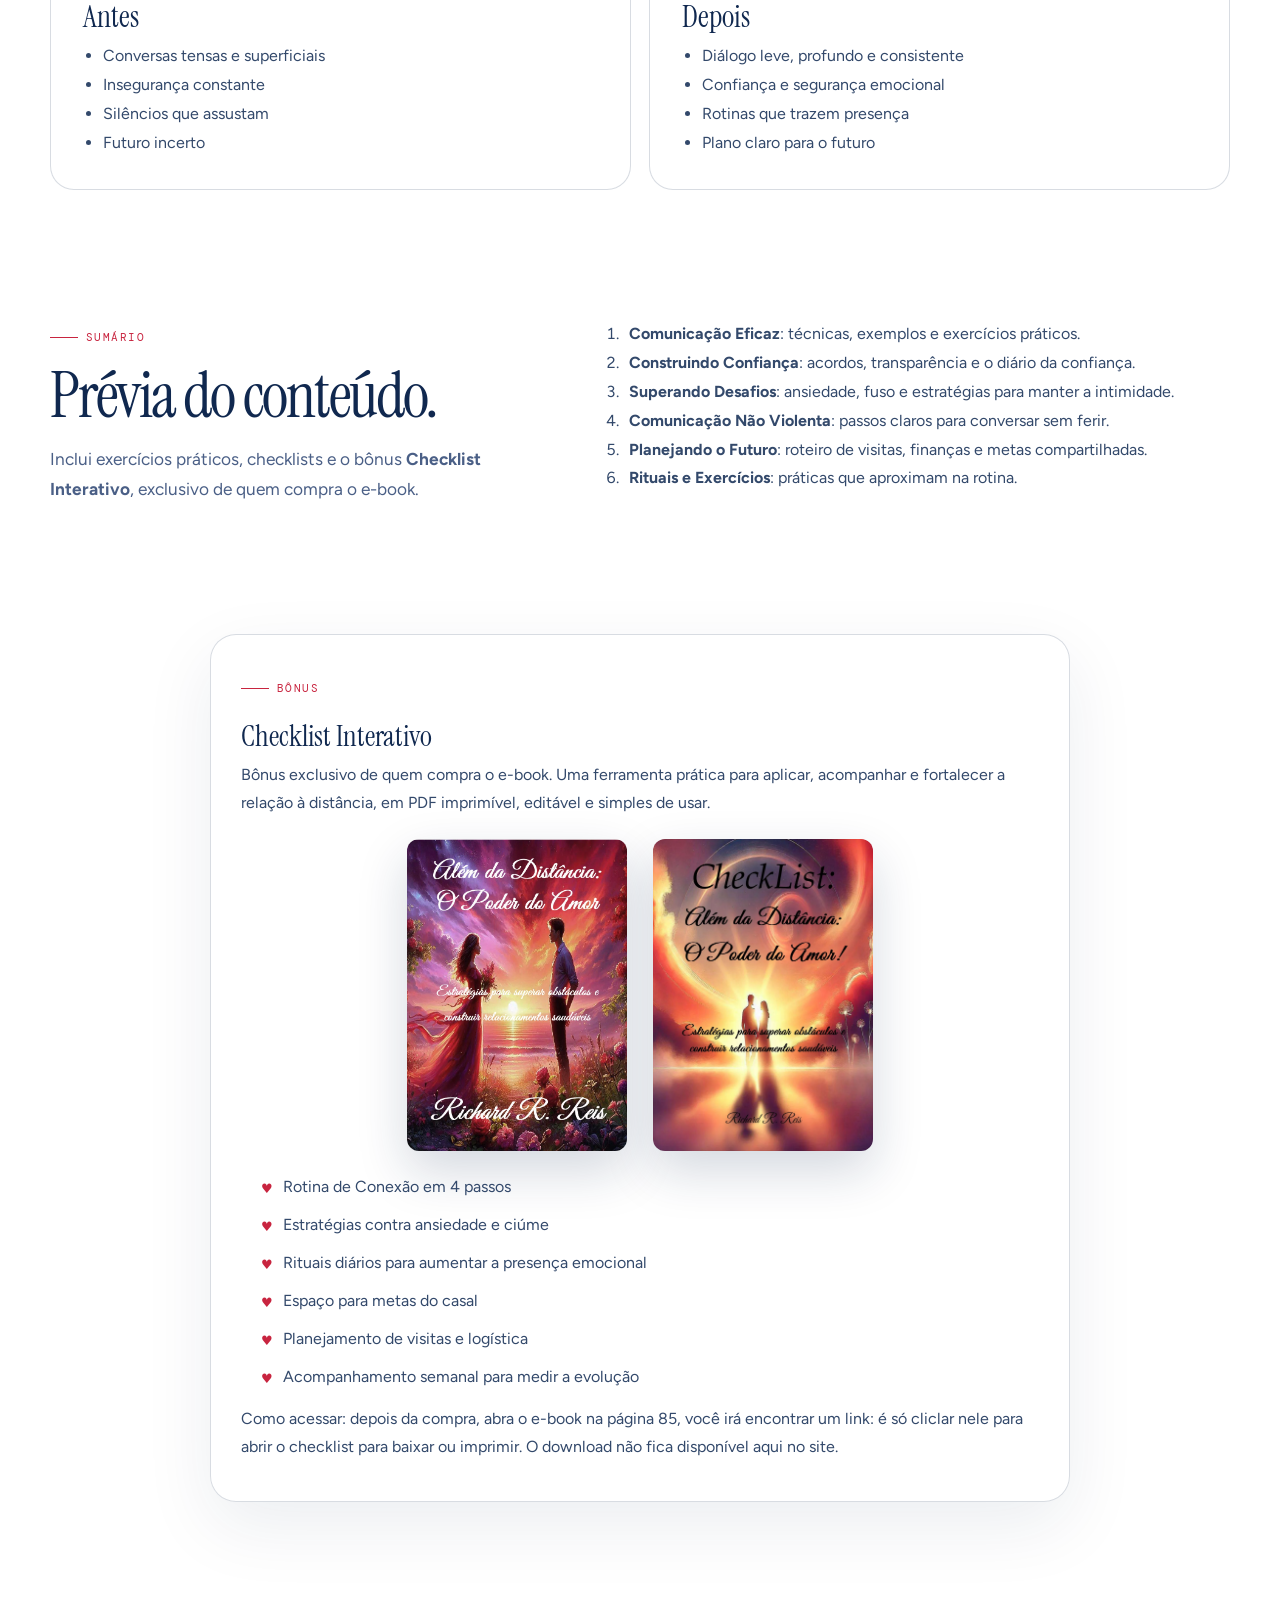
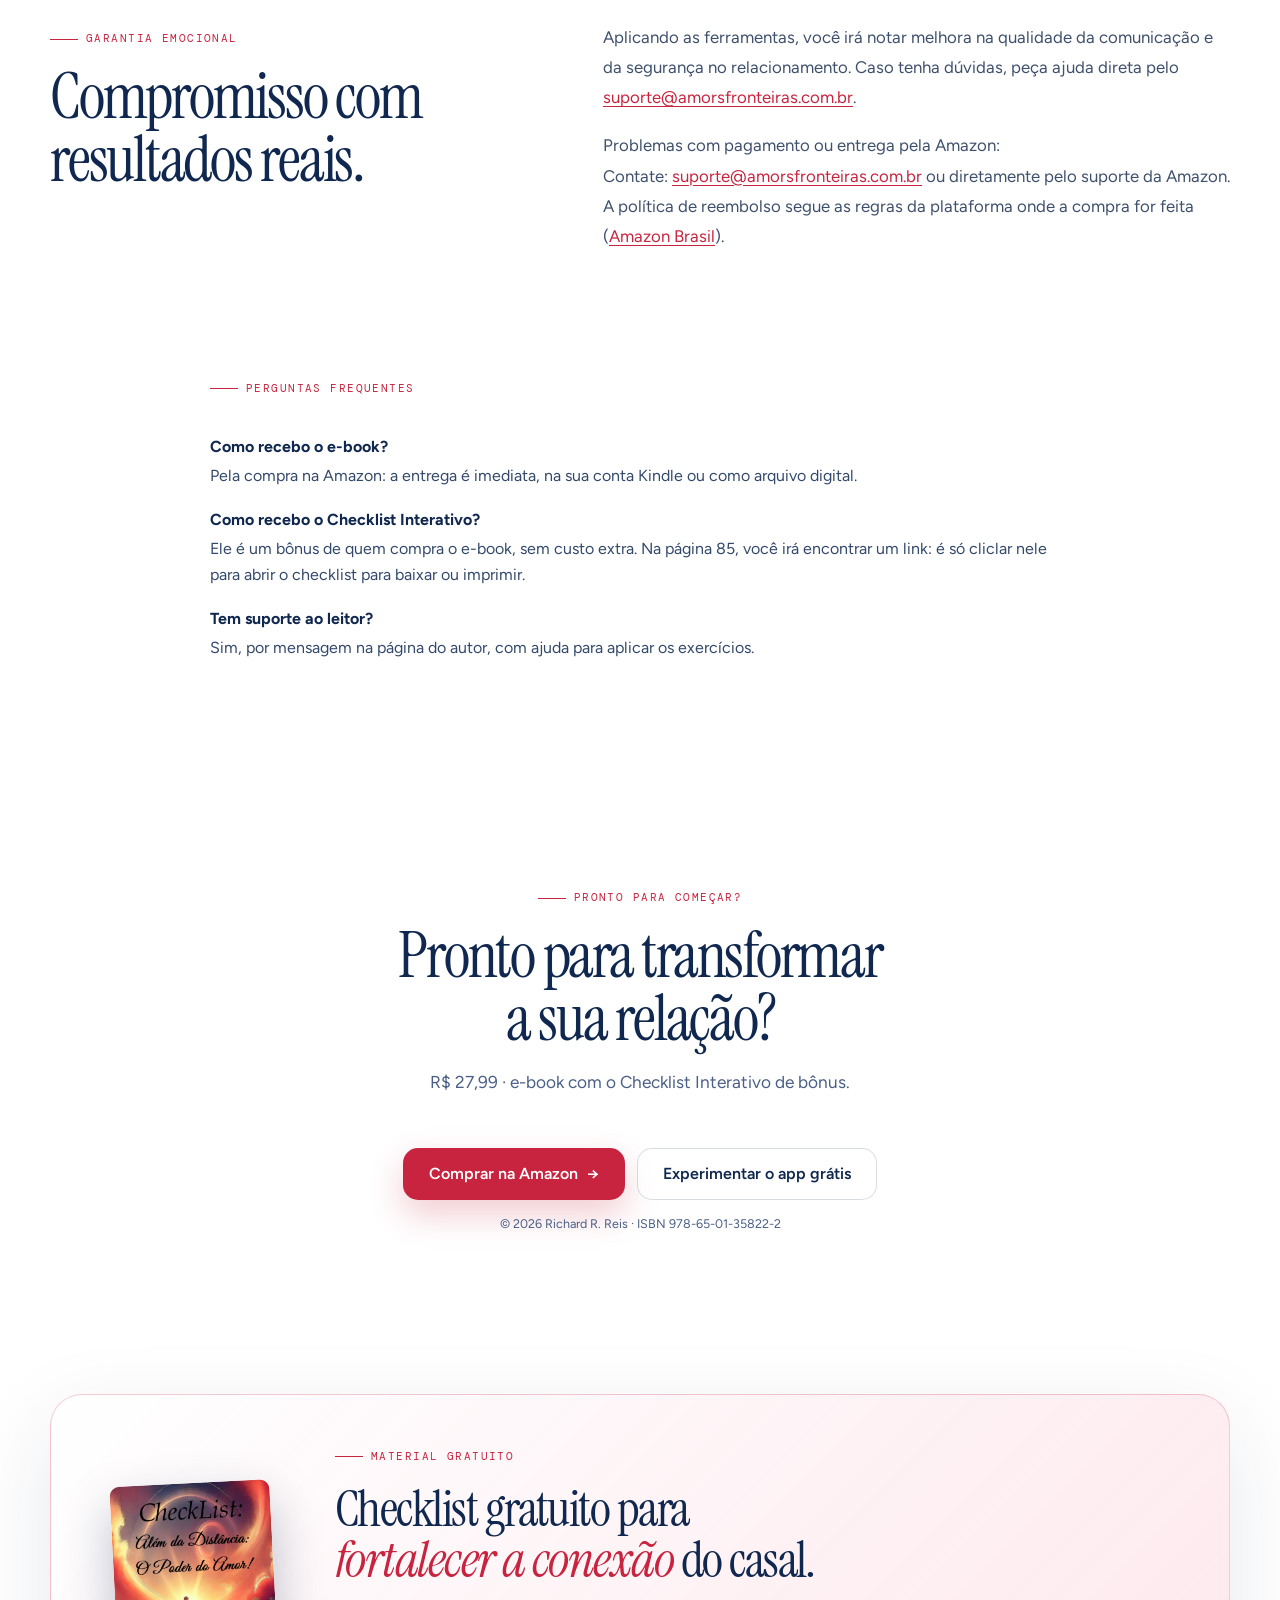
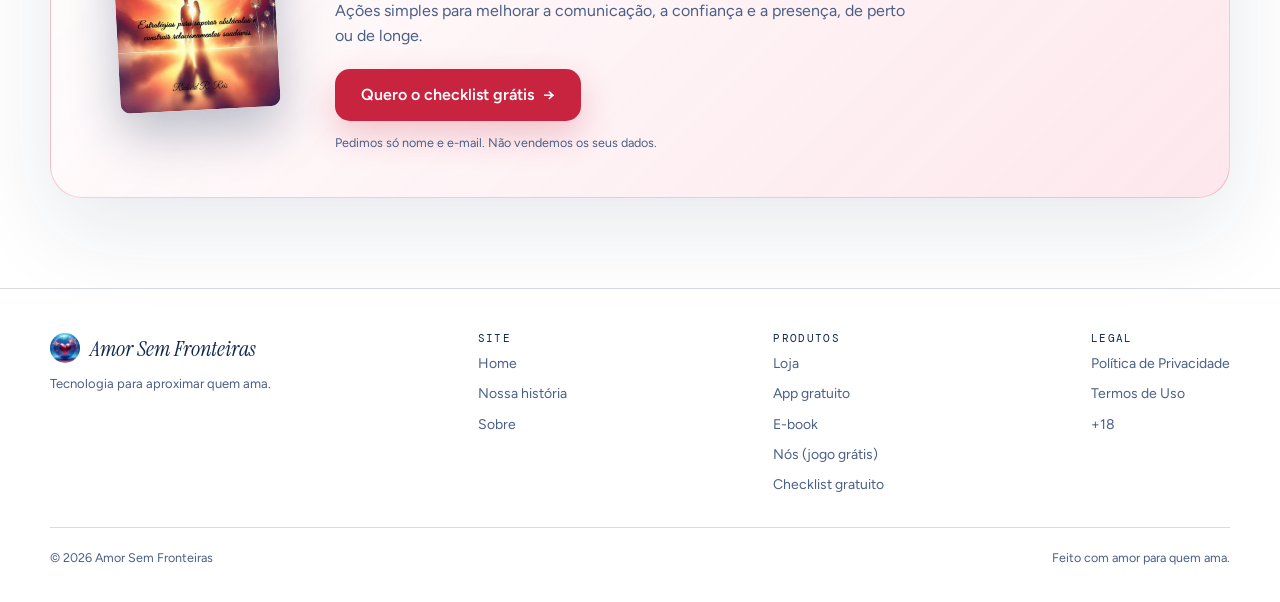
<file: ebook.html>
<!doctype html>
<html lang="pt-BR"><head><meta charset="utf-8"><meta name="viewport" content="width=device-width, initial-scale=1, viewport-fit=cover">
<meta name="theme-color" content="#e3effc"><title>Além da Distância: O Poder do Amor | E-book | Amor Sem Fronteiras</title><meta name="description" content="E-book de Richard R. Reis com estratégias práticas para transformar a distância em combustível para o amor. Checklist interativo incluso.">
<link rel="canonical" href="https://amorsfronteiras.com.br/ebook.html"><meta property="og:type" content="website"><meta property="og:locale" content="pt_BR"><meta property="og:site_name" content="Amor Sem Fronteiras">
<meta property="og:title" content="Além da Distância: O Poder do Amor | E-book | Amor Sem Fronteiras"><meta property="og:description" content="E-book de Richard R. Reis com estratégias práticas para transformar a distância em combustível para o amor. Checklist interativo incluso."><meta property="og:url" content="https://amorsfronteiras.com.br/ebook.html">
<meta property="og:image" content="https://amorsfronteiras.com.br/icons/og-image-1200.png"><meta property="og:image:width" content="1200"><meta property="og:image:height" content="630">
<meta name="twitter:card" content="summary_large_image"><meta name="twitter:image" content="https://amorsfronteiras.com.br/icons/og-image-1200.png">
<link rel="icon" type="image/png" href="icons/icon-192.png"><link rel="apple-touch-icon" href="icons/apple-touch-icon.png">
<link rel="preconnect" href="https://fonts.googleapis.com"><link rel="preconnect" href="https://fonts.gstatic.com" crossorigin>
<link rel="stylesheet" href="https://fonts.googleapis.com/css2?family=Instrument+Serif:ital@0;1&family=Figtree:wght@400;500;600;700&family=DM+Mono:wght@400;500&display=swap">
<link rel="stylesheet" href="site.css"><script>document.documentElement.classList.add("js")</script></head>
<body><a class="skip" href="#conteudo">Pular para o conteúdo</a><header class="site-header"><div class="container nav"><a href="index.html" class="brand" aria-label="Amor Sem Fronteiras, home"><img src="icons/icon-192.png" alt="" class="brand-logo" width="42" height="42"><span class="brand-name">Amor Sem Fronteiras</span></a><nav class="nav-links" id="menu" aria-label="Principal"><a href="index.html">Home</a><a href="historia.html">Nossa história</a><a href="produtos.html">Loja</a><a href="ebook.html" aria-current="page">E-book</a><a href="sobre.html">Sobre</a><a href="privacidade.html">Privacidade</a><a href="termos.html">Termos</a><a href="checklist.html" class="nav-cta">Checklist Gratuito</a></nav><a href="app/helios/index.html" class="btn btn-primary btn-small">App grátis</a><button class="menu-btn" type="button" aria-expanded="false" aria-controls="menu">Menu</button></div></header><main id="conteudo"><section class="page-hero" style="padding-bottom:50px">
  <div class="container book-hero">
    <div class="reveal">
      <div class="eyebrow">E-book · Richard R. Reis</div>
      <h1>Além da Distância: <em>O Poder do Amor</em></h1>
      <p class="lead">Estratégias práticas e histórias reais para transformar a saudade em presença emocional, mesmo quando a distância existe.</p>
      <ul class="book-ticks">
        <li>Comunicação que aproxima</li>
        <li>Planos reais para o futuro</li>
        <li>Ferramentas práticas e rituais diários</li>
      </ul>
      <div class="price-line"><b data-preco>R$ 27,99</b><span>Entrega digital pela Amazon</span></div>
      <div class="btn-row">
        <a href="https://www.amazon.com.br/dp/B0F16T9FC4" class="btn btn-primary" data-ebook target="_blank" rel="noopener">Comprar na Amazon <span aria-hidden="true">→</span></a>
        <a href="#sumario" class="btn btn-secondary">Ver sumário e prévia</a>
      </div>
      <p class="fine">Pagamento seguro pela Amazon · Bônus: Checklist Interativo, liberado via link na página 85 do e-book</p>
      <div class="offer" data-oferta hidden>
        <p>Oferta de black friday termina em</p>
        <div class="cd" role="timer" aria-label="Tempo restante da oferta">
          <div><b data-cd="d">00</b><small>dias</small></div>
          <div><b data-cd="h">00</b><small>horas</small></div>
          <div><b data-cd="m">00</b><small>min</small></div>
          <div><b data-cd="s">00</b><small>seg</small></div>
        </div>
      </div>
    </div>
    <div class="book-cover reveal">
      <img src="img/capa-ebook.webp" alt="Capa do e-book Além da Distância: O Poder do Amor" width="723" height="1024" fetchpriority="high">
    </div>
  </div>
</section>

<section class="section" style="padding-top:30px">
  <div class="container">
    <div class="section-header reveal">
      <div class="eyebrow">Para quem é</div>
      <h2 class="section-title">Para todos que querem transformar a distância em <em>combustível para o amor.</em></h2>
      <p class="lead">Com base em estudos, histórias reais e exercícios práticos, o e-book guia casais para uma conexão mais profunda, segura e consistente, mesmo longe fisicamente.</p>
    </div>
    <div class="cards two">
      <article class="card reveal"><h3>Benefícios imediatos</h3>
        <ul class="book-ticks" style="margin:10px 0 0">
          <li>Menos brigas por mal-entendidos</li><li>Rotinas simples que aumentam a presença emocional</li><li>Planos de visita e finanças para reduzir a distância</li><li>Exercícios para confiar mais e ansiar menos</li>
        </ul></article>
      <article class="card reveal"><h3>O que você encontra no livro</h3>
        <ul class="book-ticks" style="margin:10px 0 0">
          <li>Comunicação efetiva e Comunicação Não Violenta</li><li>Rituais diários e jogos de conexão</li><li>Ferramentas para lidar com ciúme e ansiedade</li><li>Plano de ação passo a passo (9 a 12 semanas)</li>
        </ul></article>
    </div>
  </div>
</section>

<section class="section" style="padding-top:10px">
  <div class="container">
    <div class="compare">
      <article class="card reveal"><h3>Antes</h3><ul><li>Conversas tensas e superficiais</li><li>Insegurança constante</li><li>Silêncios que assustam</li><li>Futuro incerto</li></ul></article>
      <article class="card reveal"><h3>Depois</h3><ul><li>Diálogo leve, profundo e consistente</li><li>Confiança e segurança emocional</li><li>Rotinas que trazem presença</li><li>Plano claro para o futuro</li></ul></article>
    </div>
  </div>
</section>

<section class="section" id="sumario" style="padding-top:20px">
  <div class="container split">
    <div class="reveal">
      <div class="eyebrow">Sumário</div>
      <h2 class="section-title">Prévia do conteúdo.</h2>
      <p class="lead">Inclui exercícios práticos, checklists e o bônus <b>Checklist Interativo</b>, exclusivo de quem compra o e-book.</p>
    </div>
    <ol class="toc reveal">
      <li><b>Comunicação Eficaz</b>: técnicas, exemplos e exercícios práticos.</li>
      <li><b>Construindo Confiança</b>: acordos, transparência e o diário da confiança.</li>
      <li><b>Superando Desafios</b>: ansiedade, fuso e estratégias para manter a intimidade.</li>
      <li><b>Comunicação Não Violenta</b>: passos claros para conversar sem ferir.</li>
      <li><b>Planejando o Futuro</b>: roteiro de visitas, finanças e metas compartilhadas.</li>
      <li><b>Rituais e Exercícios</b>: práticas que aproximam na rotina.</li>
    </ol>
  </div>
</section>

<section class="section" style="padding-top:20px">
  <div class="container">
    <div class="doc reveal" style="max-width:860px">
      <div class="eyebrow">Bônus</div>
      <h2 style="margin-top:6px">Checklist Interativo</h2>
      <p>Bônus exclusivo de quem compra o e-book. Uma ferramenta prática para aplicar, acompanhar e fortalecer a relação à distância, em PDF imprimível, editável e simples de usar.</p>
      <div class="duo">
        <img src="img/capa-ebook.webp" alt="Capa do e-book" loading="lazy">
        <img src="img/capa-checklist.webp" alt="Capa do Checklist Interativo" loading="lazy">
      </div>
      <ul class="book-ticks">
        <li>Rotina de Conexão em 4 passos</li><li>Estratégias contra ansiedade e ciúme</li><li>Rituais diários para aumentar a presença emocional</li><li>Espaço para metas do casal</li><li>Planejamento de visitas e logística</li><li>Acompanhamento semanal para medir a evolução</li>
      </ul>
      <p class="fine">Como acessar: depois da compra, abra o e-book na página 85, você irá encontrar um link: é só cliclar nele para abrir o checklist para baixar ou imprimir. O download não fica disponível aqui no site.</p>
    </div>
  </div>
</section>

<section class="section" style="padding-top:10px" data-oferta hidden>
  <div class="container" style="max-width:860px">
    <div class="offer reveal" style="margin:0">
      <p>Preço promocional termina em</p>
      <div class="cd" role="timer" aria-label="Tempo restante da oferta">
        <div><b data-cd="d">00</b><small>dias</small></div>
        <div><b data-cd="h">00</b><small>horas</small></div>
        <div><b data-cd="m">00</b><small>min</small></div>
        <div><b data-cd="s">00</b><small>seg</small></div>
      </div>
      <div class="btn-row center" style="margin-top:18px"><a href="https://www.amazon.com.br/dp/B0F16T9FC4" class="btn btn-primary" data-ebook target="_blank" rel="noopener">Garantir agora</a></div>
    </div>
  </div>
</section>

<section class="section" style="padding-top:10px">
  <div class="container split">
    <div class="reveal">
      <div class="eyebrow">Garantia emocional</div>
      <h2 class="section-title">Compromisso com resultados reais.</h2>
    </div>
    <div class="prose reveal">
      <p>Aplicando as ferramentas, você irá notar melhora na qualidade da comunicação e da segurança no relacionamento. Caso tenha dúvidas, peça ajuda direta pelo <a href="mailto:suporte@amorsfronteiras.com.br" style="color:var(--accent);text-decoration:underline;text-underline-offset:3px">suporte@amorsfronteiras.com.br</a>.</p>
      <p class="fine">
  Problemas com pagamento ou entrega pela Amazon:<br>
  Contate: 
  <a href="mailto:suporte@amorsfronteiras.com.br" style="color:var(--accent);text-decoration:underline;text-underline-offset:3px">suporte@amorsfronteiras.com.br</a>
  ou diretamente pelo suporte da Amazon. 
A política de reembolso segue as regras da plataforma onde a compra for feita
  (<a href="https://www.amazon.com.br" style="color:var(--accent);text-decoration:underline;text-underline-offset:3px">Amazon Brasil</a>).
</p>
    </div>
  </div>
</section>

<section class="section" style="padding-top:10px">
  <div class="container" style="max-width:860px">
    <div class="eyebrow">Perguntas frequentes</div>
    <dl class="faq reveal">
      <dt>Como recebo o e-book?</dt><dd>Pela compra na Amazon: a entrega é imediata, na sua conta Kindle ou como arquivo digital.</dd>
      <dt>Como recebo o Checklist Interativo?</dt><dd>Ele é um bônus de quem compra o e-book, sem custo extra. Na página 85, você irá encontrar um link: é só cliclar nele para abrir o checklist para baixar ou imprimir.</dd>
      <dt>Tem suporte ao leitor?</dt><dd>Sim, por mensagem na página do autor, com ajuda para aplicar os exercícios.</dd>
    </dl>
  </div>
</section>

<section class="section final">
  <div class="container">
    <div class="section-header reveal">
      <div class="eyebrow center">Pronto para começar?</div>
      <h2 class="section-title">Pronto para transformar a sua relação?</h2>
      <p class="lead"><span data-preco>R$ 27,99</span> · e-book com o Checklist Interativo de bônus.</p>
    </div>
    <div class="reveal btn-row center">
      <a href="https://www.amazon.com.br/dp/B0F16T9FC4" class="btn btn-primary" data-ebook target="_blank" rel="noopener">Comprar na Amazon <span aria-hidden="true">→</span></a>
      <a href="app/helios/index.html" class="btn btn-secondary">Experimentar o app grátis</a>
    </div>
    <p class="fine center" style="text-align:center">© <span data-year>2026</span> Richard R. Reis · ISBN 978-65-01-35822-2</p>
  </div>
</section>
<!-- ============ CTA: CHECKLIST GRATUITO (aparece em todas as páginas) ============ -->
<section class="section cta-wrap" aria-labelledby="cta-check-titulo">
  <div class="container">
    <div class="cta-check reveal">
      <img class="cta-check-cover" src="img/capa-checklist-500.webp" alt="Capa do Checklist gratuito para casais" width="160" height="227" loading="lazy" decoding="async">
      <div>
        <div class="eyebrow">Material gratuito</div>
        <h2 id="cta-check-titulo">Checklist gratuito para <em>fortalecer a conexão</em> do casal.</h2>
        <p>Ações simples para melhorar a comunicação, a confiança e a presença, de perto ou de longe.</p>
        <div class="btn-row"><a href="checklist.html" class="btn btn-primary">Quero o checklist grátis <span aria-hidden="true">→</span></a></div>
        <p class="fine">Pedimos só nome e e-mail. Não vendemos os seus dados.</p>
      </div>
    </div>
  </div>
</section>
</main><footer class="site-footer"><div class="container"><div class="footer-grid">
<div><div class="footer-brand"><img src="icons/icon-192.png" alt="" class="footer-logo" width="30" height="30" loading="lazy"><span>Amor Sem Fronteiras</span></div><p class="footer-tag">Tecnologia para aproximar quem ama.</p></div>
<div class="footer-col"><b>Site</b><a href="index.html">Home</a><a href="historia.html">Nossa história</a><a href="sobre.html">Sobre</a></div>
<div class="footer-col"><b>Produtos</b><a href="produtos.html">Loja</a><a href="app/helios/index.html">App gratuito</a><a href="ebook.html">E-book</a><a href="app/nos-dois/index.html">Nós (jogo grátis)</a><a href="checklist.html">Checklist gratuito</a></div>
<div class="footer-col"><b>Legal</b><a href="privacidade.html">Política de Privacidade</a><a href="termos.html">Termos de Uso</a><a href="mais-de-18.html">+18</a></div>
</div><div class="footer-end"><span>© <span data-year>2026</span> Amor Sem Fronteiras</span><span>Feito com amor para quem ama.</span></div></div></footer>
<script src="site-config.js"></script><script src="site.js"></script></body></html>
</file>
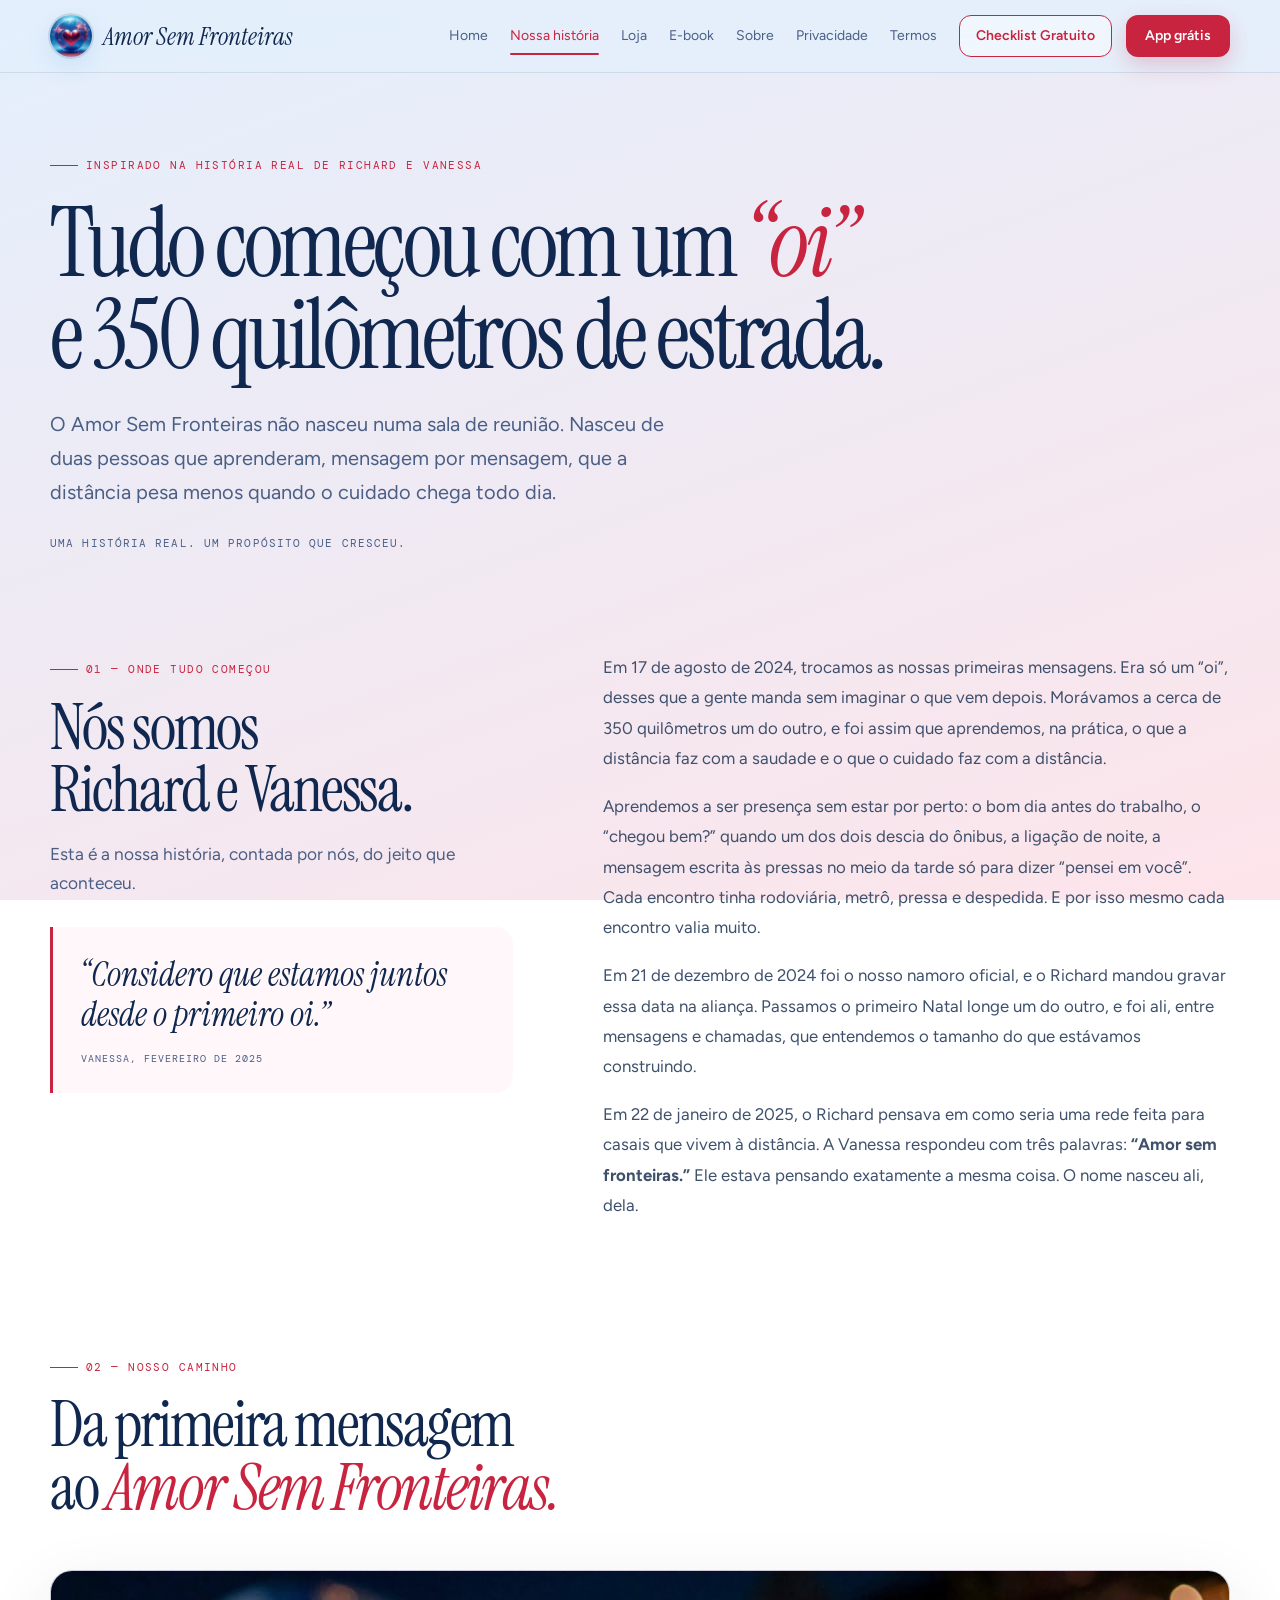
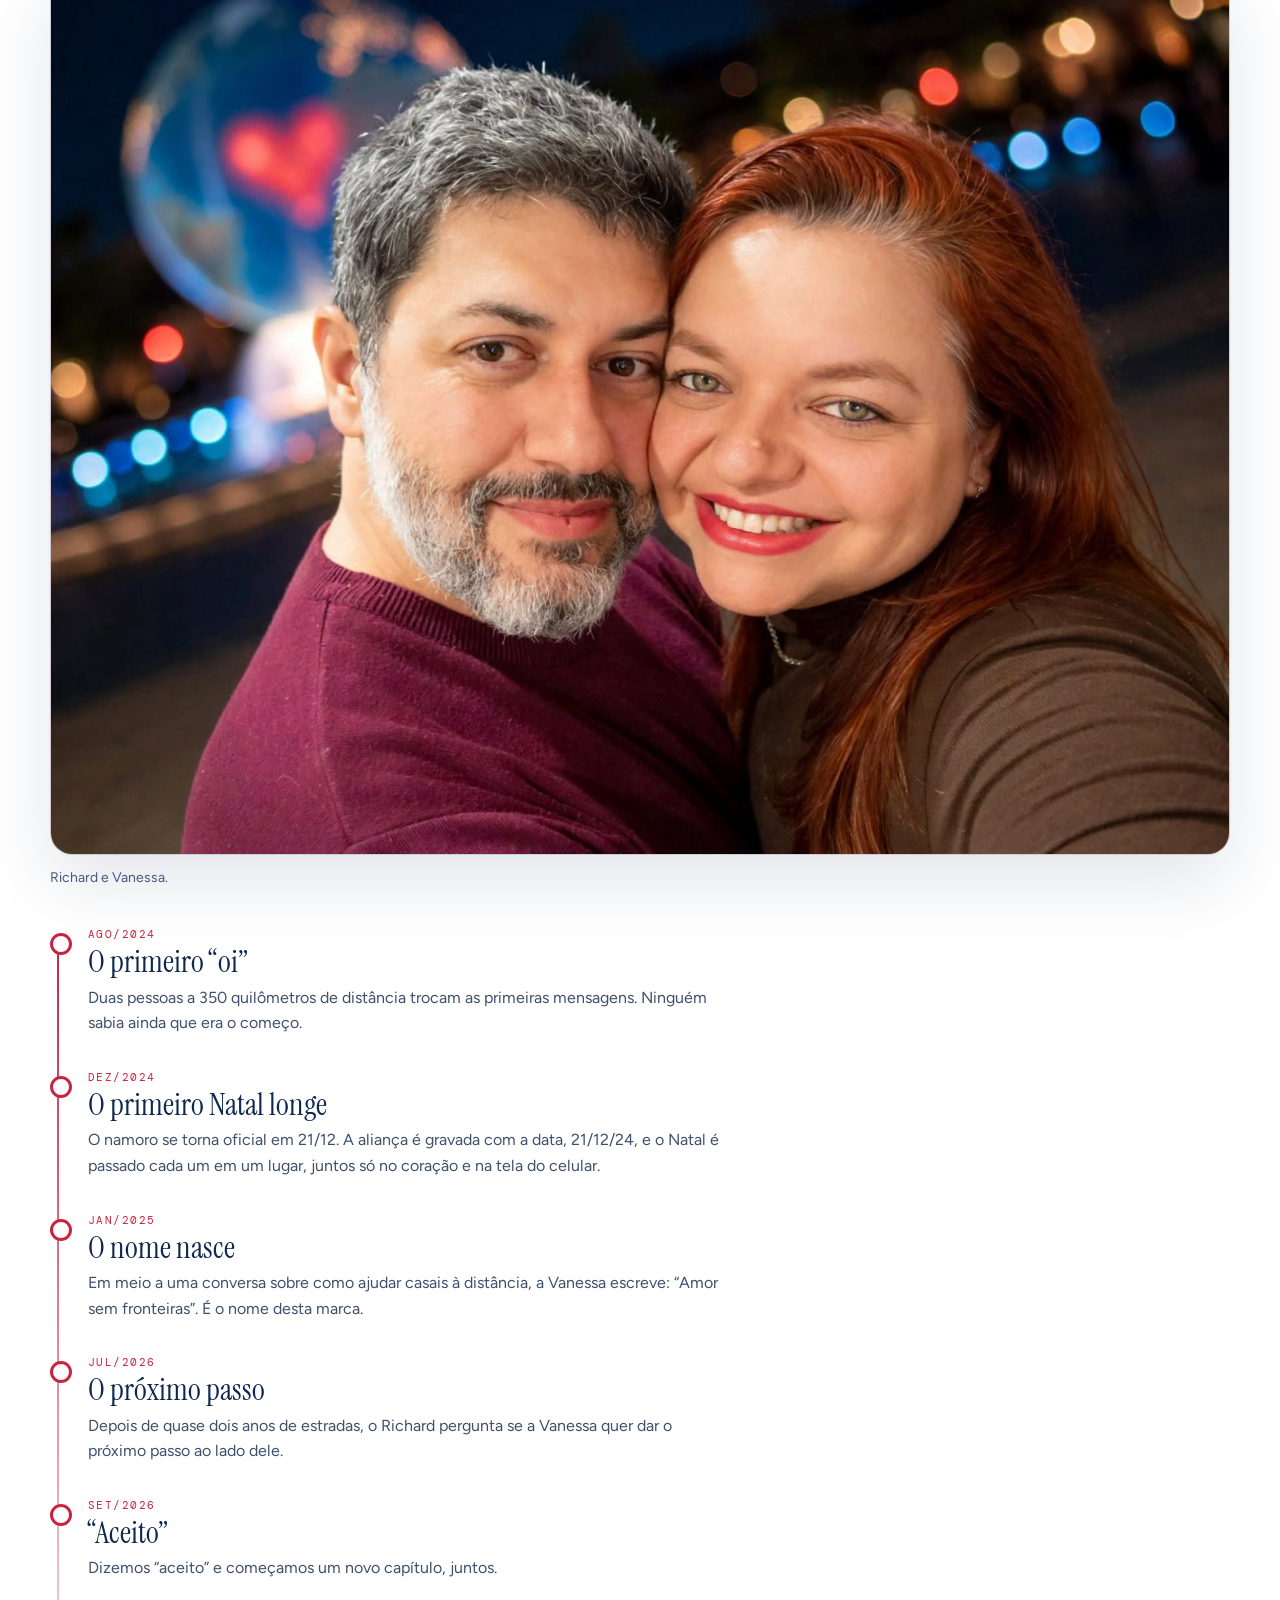
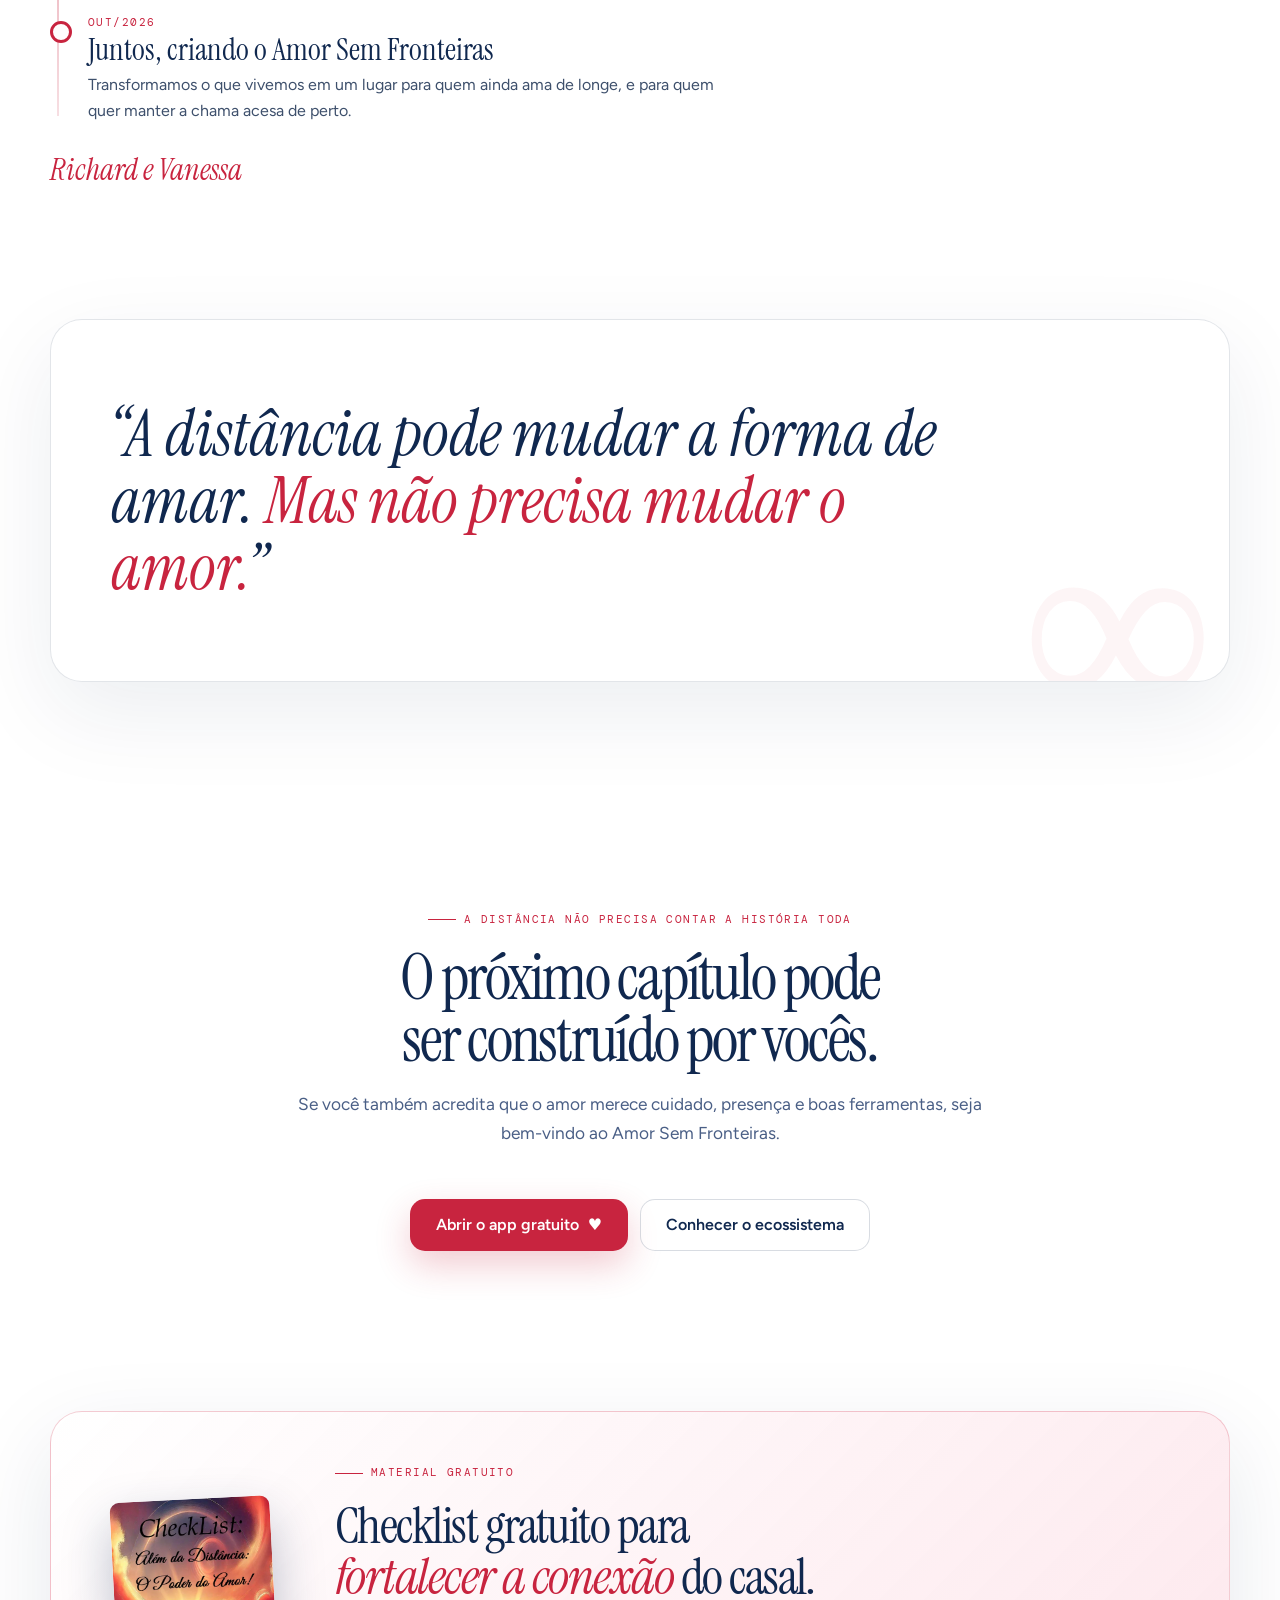
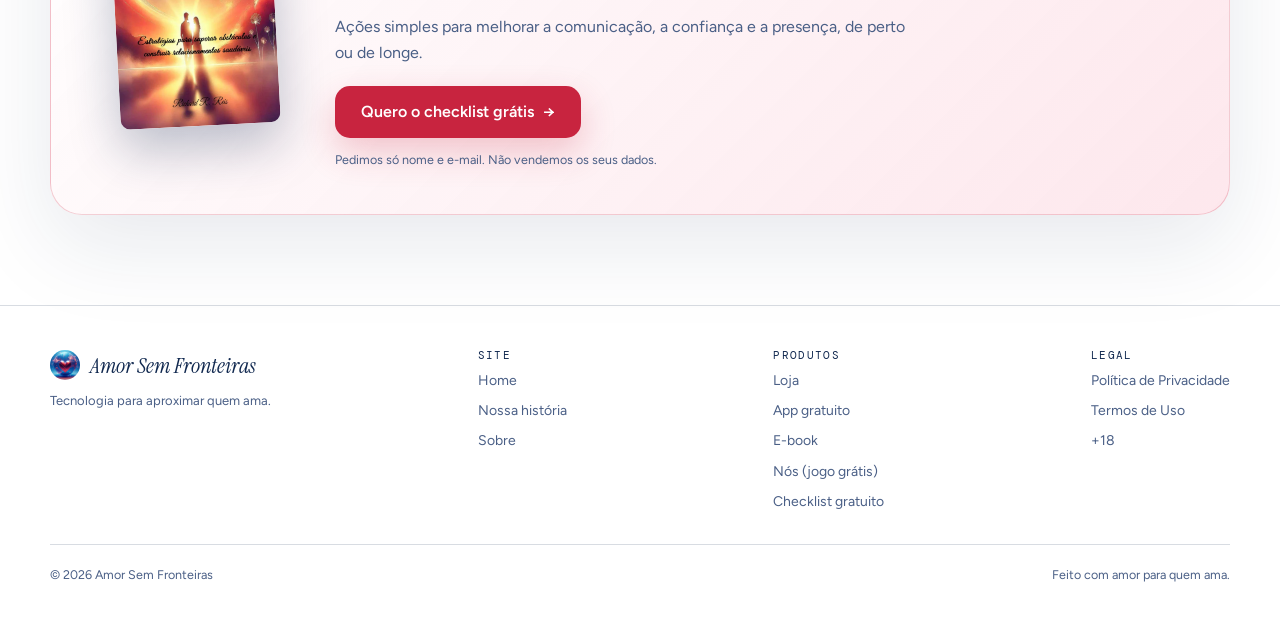
<file: historia.html>
<!doctype html>
<html lang="pt-BR"><head><meta charset="utf-8"><meta name="viewport" content="width=device-width, initial-scale=1, viewport-fit=cover">
<meta name="theme-color" content="#e3effc"><title>Nossa história | Amor Sem Fronteiras</title><meta name="description" content="A história real de Richard e Vanessa, do primeiro “oi” ao Amor Sem Fronteiras.">
<link rel="canonical" href="https://amorsfronteiras.com.br/historia.html"><meta property="og:type" content="website"><meta property="og:locale" content="pt_BR"><meta property="og:site_name" content="Amor Sem Fronteiras">
<meta property="og:title" content="Nossa história | Amor Sem Fronteiras"><meta property="og:description" content="A história real de Richard e Vanessa, do primeiro “oi” ao Amor Sem Fronteiras."><meta property="og:url" content="https://amorsfronteiras.com.br/historia.html">
<meta property="og:image" content="https://amorsfronteiras.com.br/icons/og-image-1200.png"><meta property="og:image:width" content="1200"><meta property="og:image:height" content="630">
<meta name="twitter:card" content="summary_large_image"><meta name="twitter:image" content="https://amorsfronteiras.com.br/icons/og-image-1200.png">
<link rel="icon" type="image/png" href="icons/icon-192.png"><link rel="apple-touch-icon" href="icons/apple-touch-icon.png">
<link rel="preconnect" href="https://fonts.googleapis.com"><link rel="preconnect" href="https://fonts.gstatic.com" crossorigin>
<link rel="stylesheet" href="https://fonts.googleapis.com/css2?family=Instrument+Serif:ital@0;1&family=Figtree:wght@400;500;600;700&family=DM+Mono:wght@400;500&display=swap">
<link rel="stylesheet" href="site.css"><script>document.documentElement.classList.add("js")</script></head>
<body><a class="skip" href="#conteudo">Pular para o conteúdo</a><header class="site-header"><div class="container nav"><a href="index.html" class="brand" aria-label="Amor Sem Fronteiras, home"><img src="icons/icon-192.png" alt="" class="brand-logo" width="42" height="42"><span class="brand-name">Amor Sem Fronteiras</span></a><nav class="nav-links" id="menu" aria-label="Principal"><a href="index.html">Home</a><a href="historia.html" aria-current="page">Nossa história</a><a href="produtos.html">Loja</a><a href="ebook.html">E-book</a><a href="sobre.html">Sobre</a><a href="privacidade.html">Privacidade</a><a href="termos.html">Termos</a><a href="checklist.html" class="nav-cta">Checklist Gratuito</a></nav><a href="app/helios/index.html" class="btn btn-primary btn-small">App grátis</a><button class="menu-btn" type="button" aria-expanded="false" aria-controls="menu">Menu</button></div></header><main id="conteudo"><section class="page-hero">
  <div class="container">
    <div class="eyebrow">Inspirado na história real de Richard e Vanessa</div>
    <h1>Tudo começou com um <em>“oi”</em> e 350 quilômetros de estrada.</h1>
    <p>O Amor Sem Fronteiras não nasceu numa sala de reunião. Nasceu de duas pessoas que aprenderam, mensagem por mensagem, que a distância pesa menos quando o cuidado chega todo dia.</p>
    <div class="sub">Uma história real. Um propósito que cresceu.</div>
  </div>
</section>

<section class="section" id="historia" style="padding-top:30px">
  <div class="container split">
    <div class="reveal">
      <div class="eyebrow">01 — Onde tudo começou</div>
      <h2 class="section-title">Nós somos Richard e Vanessa.</h2>
      <p class="lead" style="margin-bottom:28px">Esta é a nossa história, contada por nós, do jeito que aconteceu.</p>
      <blockquote class="quote">
        “Considero que estamos juntos desde o primeiro oi.”
        <cite>Vanessa, fevereiro de 2025</cite>
      </blockquote>
    </div>
    <div class="prose reveal">
      <p>Em 17 de agosto de 2024, trocamos as nossas primeiras mensagens. Era só um “oi”, desses que a gente manda sem imaginar o que vem depois. Morávamos a cerca de 350 quilômetros um do outro, e foi assim que aprendemos, na prática, o que a distância faz com a saudade e o que o cuidado faz com a distância.</p>
      <p>Aprendemos a ser presença sem estar por perto: o bom dia antes do trabalho, o “chegou bem?” quando um dos dois descia do ônibus, a ligação de noite, a mensagem escrita às pressas no meio da tarde só para dizer “pensei em você”. Cada encontro tinha rodoviária, metrô, pressa e despedida. E por isso mesmo cada encontro valia muito.</p>
      <p>Em 21 de dezembro de 2024 foi o nosso namoro oficial, e o Richard mandou gravar essa data na aliança. Passamos o primeiro Natal longe um do outro, e foi ali, entre mensagens e chamadas, que entendemos o tamanho do que estávamos construindo.</p>
      <p>Em 22 de janeiro de 2025, o Richard pensava em como seria uma rede feita para casais que vivem à distância. A Vanessa respondeu com três palavras: <b>“Amor sem fronteiras.”</b> Ele estava pensando exatamente a mesma coisa. O nome nasceu ali, dela.</p>
    </div>
  </div>
</section>

<section class="section" id="linha-do-tempo" style="padding-top:20px">
  <div class="container">
    <div class="section-header reveal">
      <div class="eyebrow">02 — Nosso caminho</div>
      <h2 class="section-title">Da primeira mensagem ao <em>Amor Sem Fronteiras.</em></h2>
    </div>

    <!-- FOTO OFICIAL RICHARD E VANESSA AQUI
         Salve a foto como fotos/richard-e-vanessa.jpg (4:3, de preferência até 300 KB).
         Enquanto o arquivo não existir, a página mostra uma moldura delicada no lugar. -->
    <figure class="foto reveal">
      <div class="foto-moldura">
        <img src="fotos/richard-e-vanessa.jpg" alt="Richard e Vanessa, criadores do Amor Sem Fronteiras" width="1200" height="900" loading="lazy" onerror="this.closest('.foto').classList.add('sem-foto')">
        <div class="foto-vazia" aria-hidden="true"><b>♡</b><span>Richard e Vanessa</span></div>
      </div>
      <figcaption>Richard e Vanessa.</figcaption>
    </figure>

    <ol class="linha reveal">
      <li><time datetime="2024-08-16">Ago/2024</time><h3>O primeiro “oi”</h3><p>Duas pessoas a 350 quilômetros de distância trocam as primeiras mensagens. Ninguém sabia ainda que era o começo.</p></li>
      <li><time datetime="2024-12-21">Dez/2024</time><h3>O primeiro Natal longe</h3><p>O namoro se torna oficial em 21/12. A aliança é gravada com a data, 21/12/24, e o Natal é passado cada um em um lugar, juntos só no coração e na tela do celular.</p></li>
      <li><time datetime="2025-01-22">Jan/2025</time><h3>O nome nasce</h3><p>Em meio a uma conversa sobre como ajudar casais à distância, a Vanessa escreve: “Amor sem fronteiras”. É o nome desta marca.</p></li>
      <li><time datetime="2026-07-19">Jul/2026</time><h3>O próximo passo</h3><p>Depois de quase dois anos de estradas, o Richard pergunta se a Vanessa quer dar o próximo passo ao lado dele.</p></li>
      <li><time datetime="2026-09">Set/2026</time><h3>“Aceito”</h3><p>Dizemos “aceito” e começamos um novo capítulo, juntos.</p></li>
      <li><time datetime="2026-10">Out/2026</time><h3>Juntos, criando o Amor Sem Fronteiras</h3><p>Transformamos o que vivemos em um lugar para quem ainda ama de longe, e para quem quer manter a chama acesa de perto.</p></li>
    </ol>
    <div class="assinam">Richard e Vanessa</div>
  </div>
</section>

<section class="section" id="manifesto" style="padding-top:20px">
  <div class="container">
    <div class="manifesto reveal">
      <p class="manifesto-text">
        “A distância pode mudar a forma de amar. <span>Mas não precisa mudar o amor.</span>”
      </p>
    </div>
  </div>
</section>

<section class="section final">
  <div class="container">
    <div class="section-header reveal">
      <div class="eyebrow center">A distância não precisa contar a história toda</div>
      <h2 class="section-title">O próximo capítulo pode ser construído por vocês.</h2>
      <p class="lead">Se você também acredita que o amor merece cuidado, presença e boas ferramentas, seja bem-vindo ao Amor Sem Fronteiras.</p>
    </div>
    <div class="reveal btn-row center">
      <a href="app/helios/index.html" class="btn btn-primary">Abrir o app gratuito <span aria-hidden="true">♥</span></a>
      <a href="sobre.html" class="btn btn-secondary">Conhecer o ecossistema</a>
    </div>
  </div>
</section>
<!-- ============ CTA: CHECKLIST GRATUITO (aparece em todas as páginas) ============ -->
<section class="section cta-wrap" aria-labelledby="cta-check-titulo">
  <div class="container">
    <div class="cta-check reveal">
      <img class="cta-check-cover" src="img/capa-checklist-500.webp" alt="Capa do Checklist gratuito para casais" width="160" height="227" loading="lazy" decoding="async">
      <div>
        <div class="eyebrow">Material gratuito</div>
        <h2 id="cta-check-titulo">Checklist gratuito para <em>fortalecer a conexão</em> do casal.</h2>
        <p>Ações simples para melhorar a comunicação, a confiança e a presença, de perto ou de longe.</p>
        <div class="btn-row"><a href="checklist.html" class="btn btn-primary">Quero o checklist grátis <span aria-hidden="true">→</span></a></div>
        <p class="fine">Pedimos só nome e e-mail. Não vendemos os seus dados.</p>
      </div>
    </div>
  </div>
</section>
</main><footer class="site-footer"><div class="container"><div class="footer-grid">
<div><div class="footer-brand"><img src="icons/icon-192.png" alt="" class="footer-logo" width="30" height="30" loading="lazy"><span>Amor Sem Fronteiras</span></div><p class="footer-tag">Tecnologia para aproximar quem ama.</p></div>
<div class="footer-col"><b>Site</b><a href="index.html">Home</a><a href="historia.html">Nossa história</a><a href="sobre.html">Sobre</a></div>
<div class="footer-col"><b>Produtos</b><a href="produtos.html">Loja</a><a href="app/helios/index.html">App gratuito</a><a href="ebook.html">E-book</a><a href="app/nos-dois/index.html">Nós (jogo grátis)</a><a href="checklist.html">Checklist gratuito</a></div>
<div class="footer-col"><b>Legal</b><a href="privacidade.html">Política de Privacidade</a><a href="termos.html">Termos de Uso</a><a href="mais-de-18.html">+18</a></div>
</div><div class="footer-end"><span>© <span data-year>2026</span> Amor Sem Fronteiras</span><span>Feito com amor para quem ama.</span></div></div></footer>
<script src="site-config.js"></script><script src="site.js"></script></body></html>
</file>
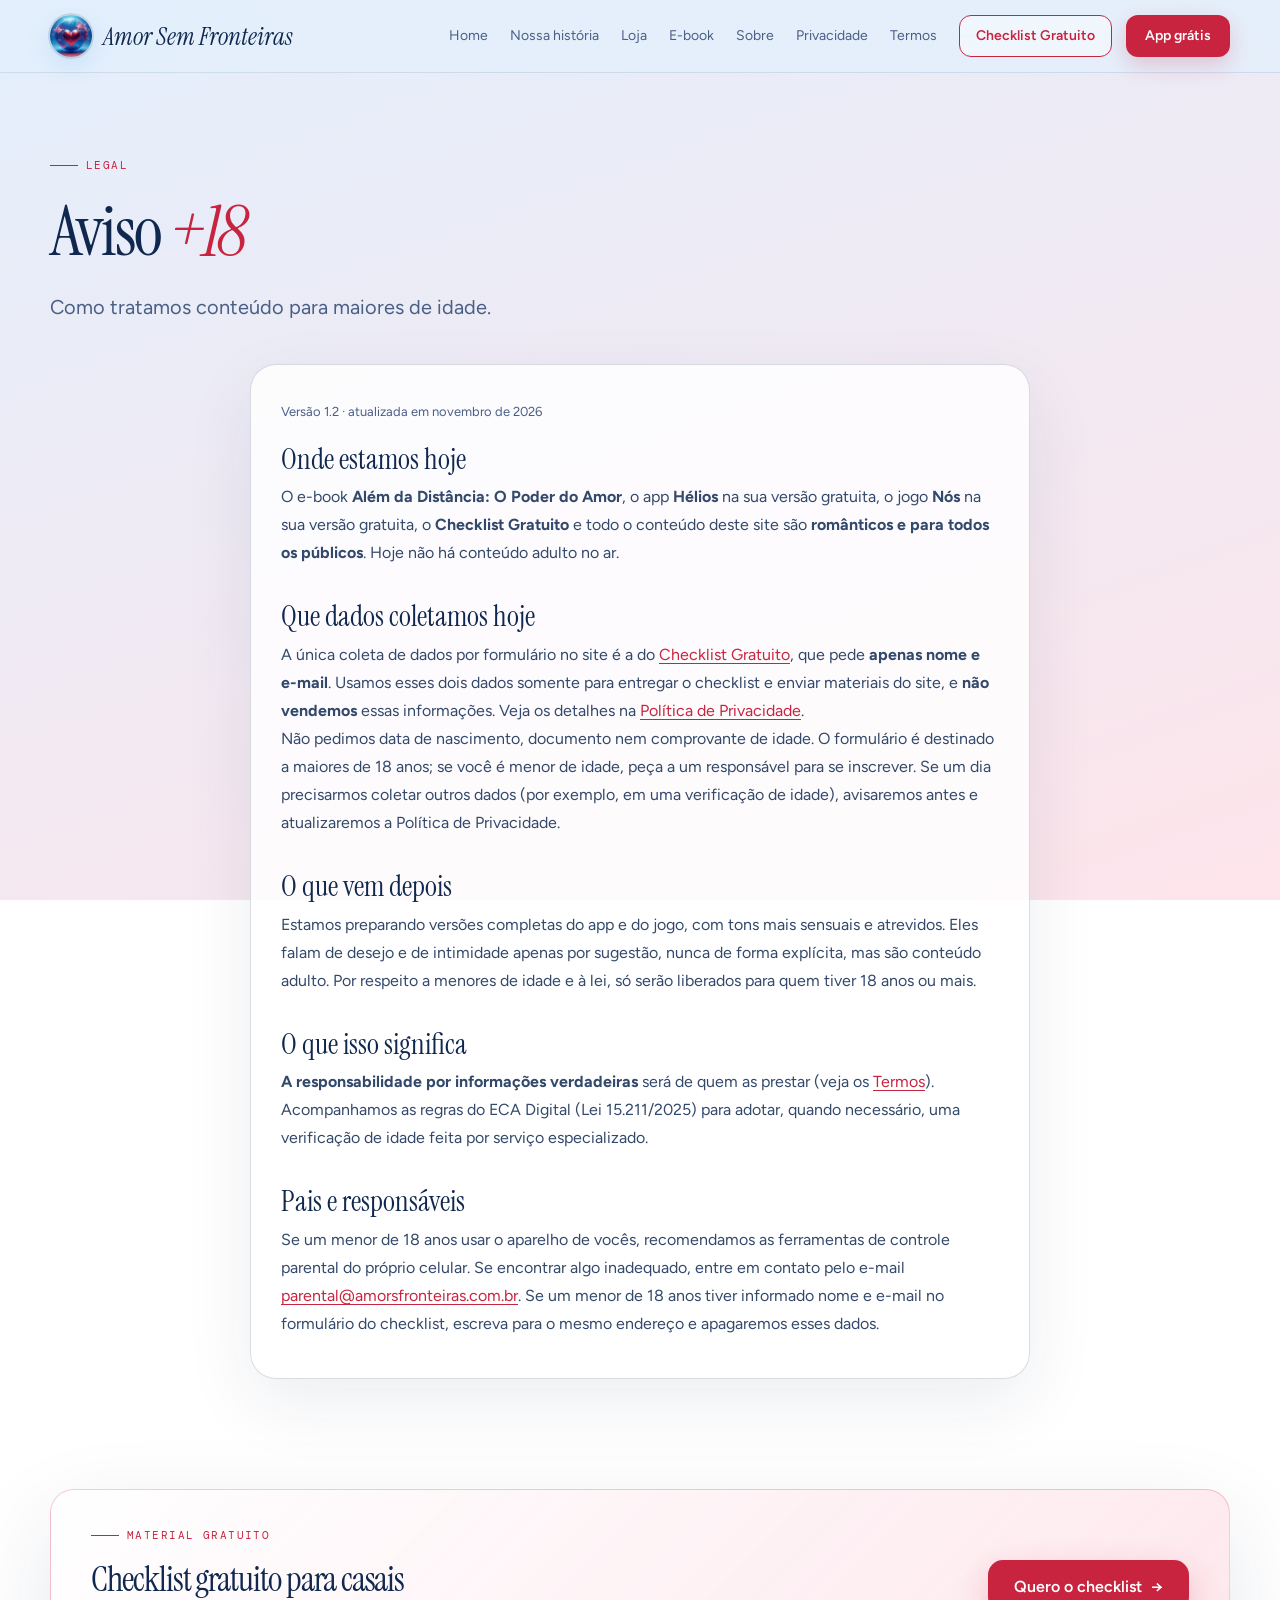
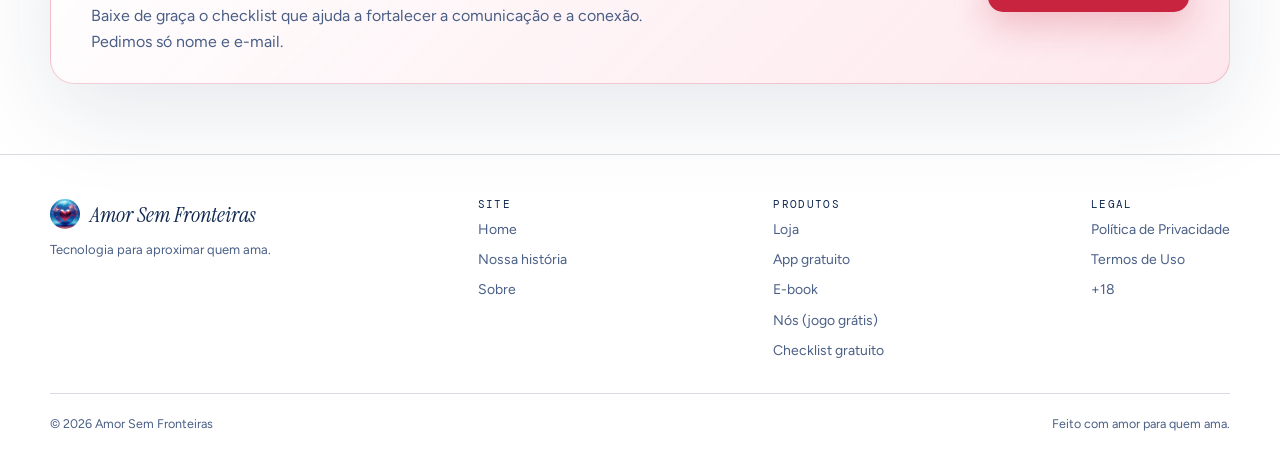
<file: mais-de-18.html>
<!doctype html>
<html lang="pt-BR"><head><meta charset="utf-8"><meta name="viewport" content="width=device-width, initial-scale=1, viewport-fit=cover">
<meta name="theme-color" content="#e3effc"><title>Aviso +18 | Amor Sem Fronteiras</title><meta name="description" content="Como tratamos conteúdo para maiores de 18 anos e quais dados coletamos.">
<link rel="canonical" href="https://amorsfronteiras.com.br/mais-de-18.html"><meta property="og:type" content="website"><meta property="og:locale" content="pt_BR"><meta property="og:site_name" content="Amor Sem Fronteiras">
<meta property="og:title" content="Aviso +18 | Amor Sem Fronteiras"><meta property="og:description" content="Como tratamos conteúdo para maiores de 18 anos e quais dados coletamos."><meta property="og:url" content="https://amorsfronteiras.com.br/mais-de-18.html">
<meta property="og:image" content="https://amorsfronteiras.com.br/icons/og-image-1200.png"><meta property="og:image:width" content="1200"><meta property="og:image:height" content="630">
<meta name="twitter:card" content="summary_large_image"><meta name="twitter:image" content="https://amorsfronteiras.com.br/icons/og-image-1200.png">
<link rel="icon" type="image/png" href="icons/icon-192.png"><link rel="apple-touch-icon" href="icons/apple-touch-icon.png">
<link rel="preconnect" href="https://fonts.googleapis.com"><link rel="preconnect" href="https://fonts.gstatic.com" crossorigin>
<link rel="stylesheet" href="https://fonts.googleapis.com/css2?family=Instrument+Serif:ital@0;1&family=Figtree:wght@400;500;600;700&family=DM+Mono:wght@400;500&display=swap">
<link rel="stylesheet" href="site.css"><script>document.documentElement.classList.add("js")</script></head>
<body><a class="skip" href="#conteudo">Pular para o conteúdo</a><header class="site-header"><div class="container nav"><a href="index.html" class="brand" aria-label="Amor Sem Fronteiras, home"><img src="icons/icon-192.png" alt="" class="brand-logo" width="42" height="42"><span class="brand-name">Amor Sem Fronteiras</span></a><nav class="nav-links" id="menu" aria-label="Principal"><a href="index.html">Home</a><a href="historia.html">Nossa história</a><a href="produtos.html">Loja</a><a href="ebook.html">E-book</a><a href="sobre.html">Sobre</a><a href="privacidade.html">Privacidade</a><a href="termos.html">Termos</a><a href="checklist.html" class="nav-cta">Checklist Gratuito</a></nav><a href="app/helios/index.html" class="btn btn-primary btn-small">App grátis</a><button class="menu-btn" type="button" aria-expanded="false" aria-controls="menu">Menu</button></div></header><main id="conteudo"><section class="page-hero compact">
  <div class="container">
    <div class="eyebrow">Legal</div>
    <h1>Aviso <em>+18</em></h1>
    <p>Como tratamos conteúdo para maiores de idade.</p>
  </div>
</section>
<section class="section" style="padding-top:20px">
<div class="container">
<article class="doc">
<p class="meta">Versão 1.2 · atualizada em novembro de 2026</p>
<h2>Onde estamos hoje</h2>
<p>O e-book <b>Além da Distância: O Poder do Amor</b>, o app <b>Hélios</b> na sua versão gratuita, o jogo <b>Nós</b> na sua versão gratuita, o <b>Checklist Gratuito</b> e todo o conteúdo deste site são <b>românticos e para todos os públicos</b>. Hoje não há conteúdo adulto no ar.</p>

<h2>Que dados coletamos hoje</h2>
<p>A única coleta de dados por formulário no site é a do <a href="checklist.html">Checklist Gratuito</a>, que pede <b>apenas nome e e-mail</b>. Usamos esses dois dados somente para entregar o checklist e enviar materiais do site, e <b>não vendemos</b> essas informações. Veja os detalhes na <a href="privacidade.html">Política de Privacidade</a>.</p>
<p>Não pedimos data de nascimento, documento nem comprovante de idade. O formulário é destinado a maiores de 18 anos; se você é menor de idade, peça a um responsável para se inscrever. Se um dia precisarmos coletar outros dados (por exemplo, em uma verificação de idade), avisaremos antes e atualizaremos a Política de Privacidade.</p>

<h2>O que vem depois</h2>
<p>Estamos preparando versões completas do app e do jogo, com tons mais sensuais e atrevidos. Eles falam de desejo e de intimidade apenas por sugestão, nunca de forma explícita, mas são conteúdo adulto. Por respeito a menores de idade e à lei, só serão liberados para quem tiver 18 anos ou mais.</p>

<h2>O que isso significa</h2>
<p><b>A responsabilidade por informações verdadeiras</b> será de quem as prestar (veja os <a href="termos.html">Termos</a>). Acompanhamos as regras do ECA Digital (Lei 15.211/2025) para adotar, quando necessário, uma verificação de idade feita por serviço especializado.</p>

<h2>Pais e responsáveis</h2>
<p>Se um menor de 18 anos usar o aparelho de vocês, recomendamos as ferramentas de controle parental do próprio celular. Se encontrar algo inadequado, entre em contato pelo e-mail <a href="mailto:parental@amorsfronteiras.com.br" style="color:var(--accent); text-decoration:underline; text-underline-offset:3px;">parental@amorsfronteiras.com.br</a>. Se um menor de 18 anos tiver informado nome e e-mail no formulário do checklist, escreva para o mesmo endereço e apagaremos esses dados.</p>
</article>
</div>
</section>
<!-- ============ CTA: CHECKLIST GRATUITO (versão compacta das páginas legais) ============ -->
<section class="section cta-wrap legal" aria-labelledby="cta-check-titulo">
  <div class="container">
    <div class="cta-check compact reveal">
      <div>
        <div class="eyebrow">Material gratuito</div>
        <h2 id="cta-check-titulo">Checklist gratuito para casais</h2>
        <p>Baixe de graça o checklist que ajuda a fortalecer a comunicação e a conexão. Pedimos só nome e e-mail.</p>
      </div>
      <div class="btn-row"><a href="checklist.html" class="btn btn-primary">Quero o checklist <span aria-hidden="true">→</span></a></div>
    </div>
  </div>
</section>
</main><footer class="site-footer"><div class="container"><div class="footer-grid">
<div><div class="footer-brand"><img src="icons/icon-192.png" alt="" class="footer-logo" width="30" height="30" loading="lazy"><span>Amor Sem Fronteiras</span></div><p class="footer-tag">Tecnologia para aproximar quem ama.</p></div>
<div class="footer-col"><b>Site</b><a href="index.html">Home</a><a href="historia.html">Nossa história</a><a href="sobre.html">Sobre</a></div>
<div class="footer-col"><b>Produtos</b><a href="produtos.html">Loja</a><a href="app/helios/index.html">App gratuito</a><a href="ebook.html">E-book</a><a href="app/nos-dois/index.html">Nós (jogo grátis)</a><a href="checklist.html">Checklist gratuito</a></div>
<div class="footer-col"><b>Legal</b><a href="privacidade.html">Política de Privacidade</a><a href="termos.html">Termos de Uso</a><a href="mais-de-18.html">+18</a></div>
</div><div class="footer-end"><span>© <span data-year>2026</span> Amor Sem Fronteiras</span><span>Feito com amor para quem ama.</span></div></div></footer>
<script src="site-config.js"></script><script src="site.js"></script></body></html>
</file>
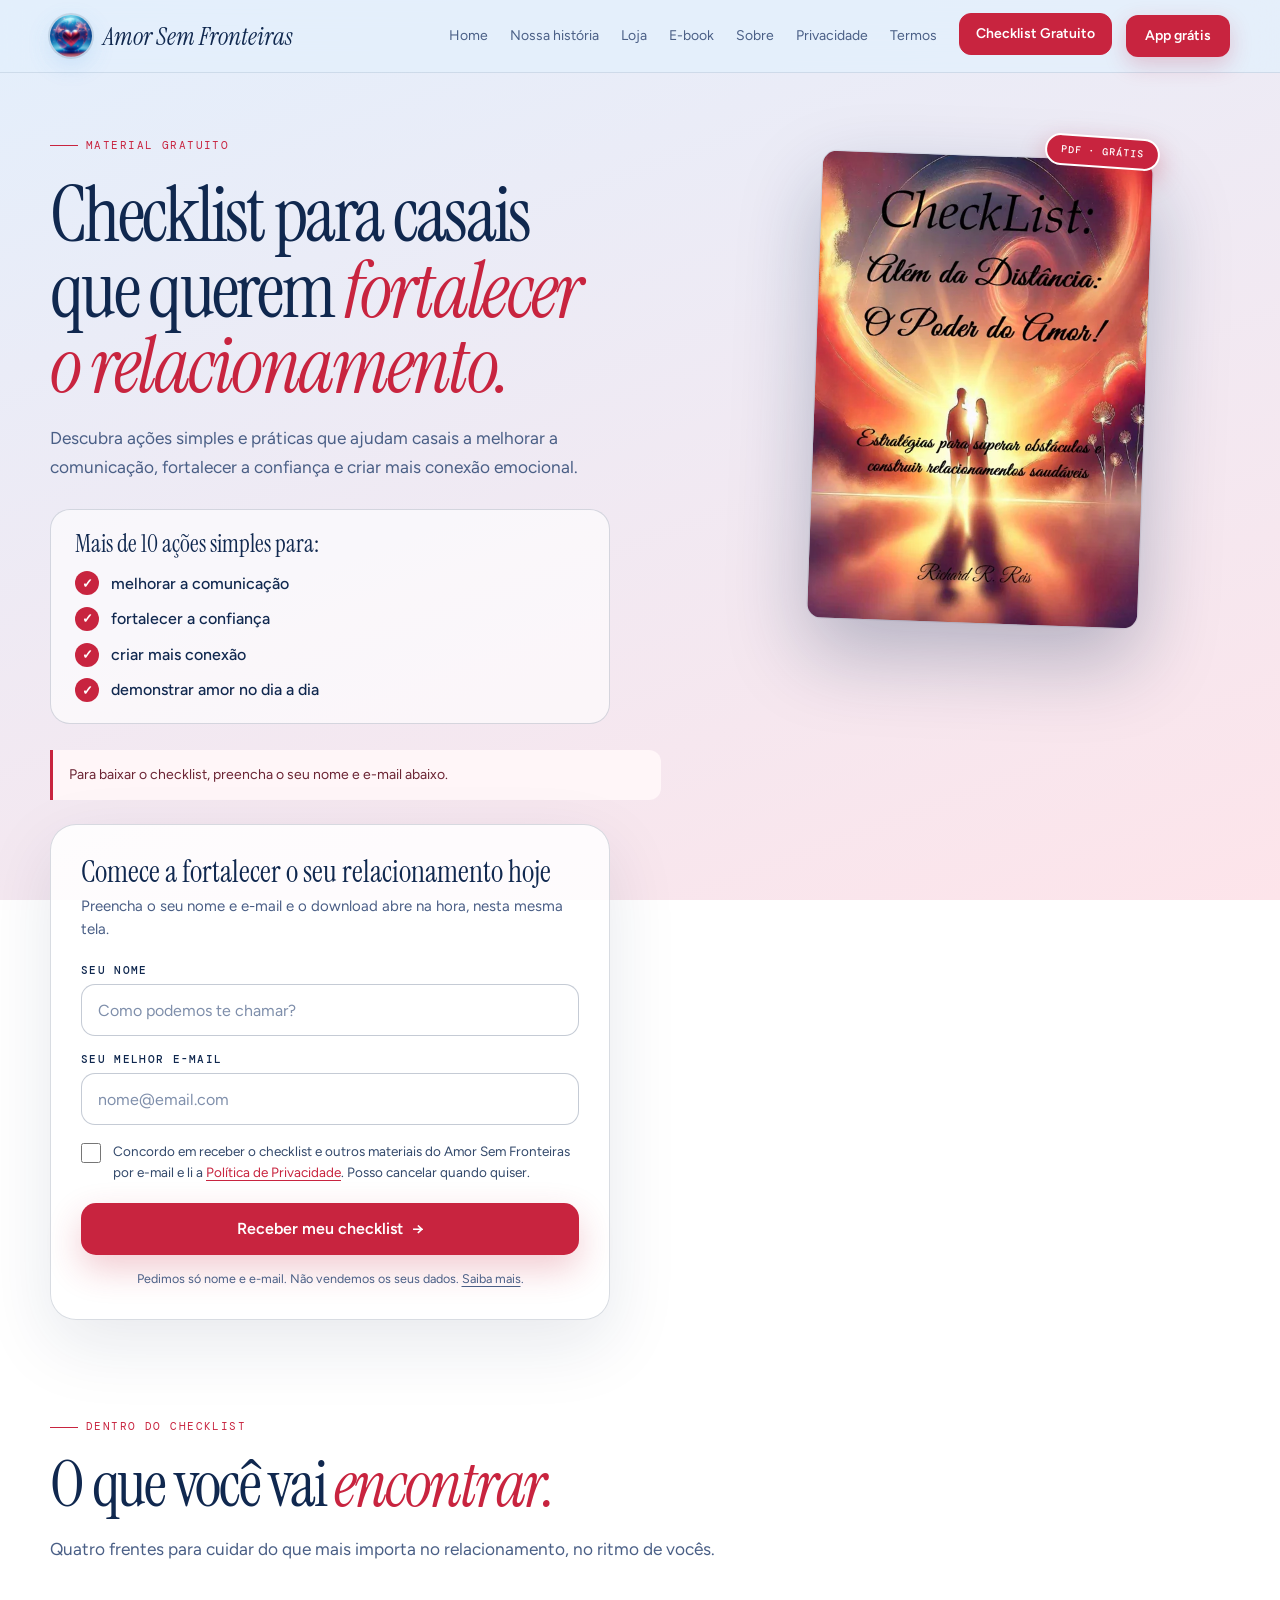
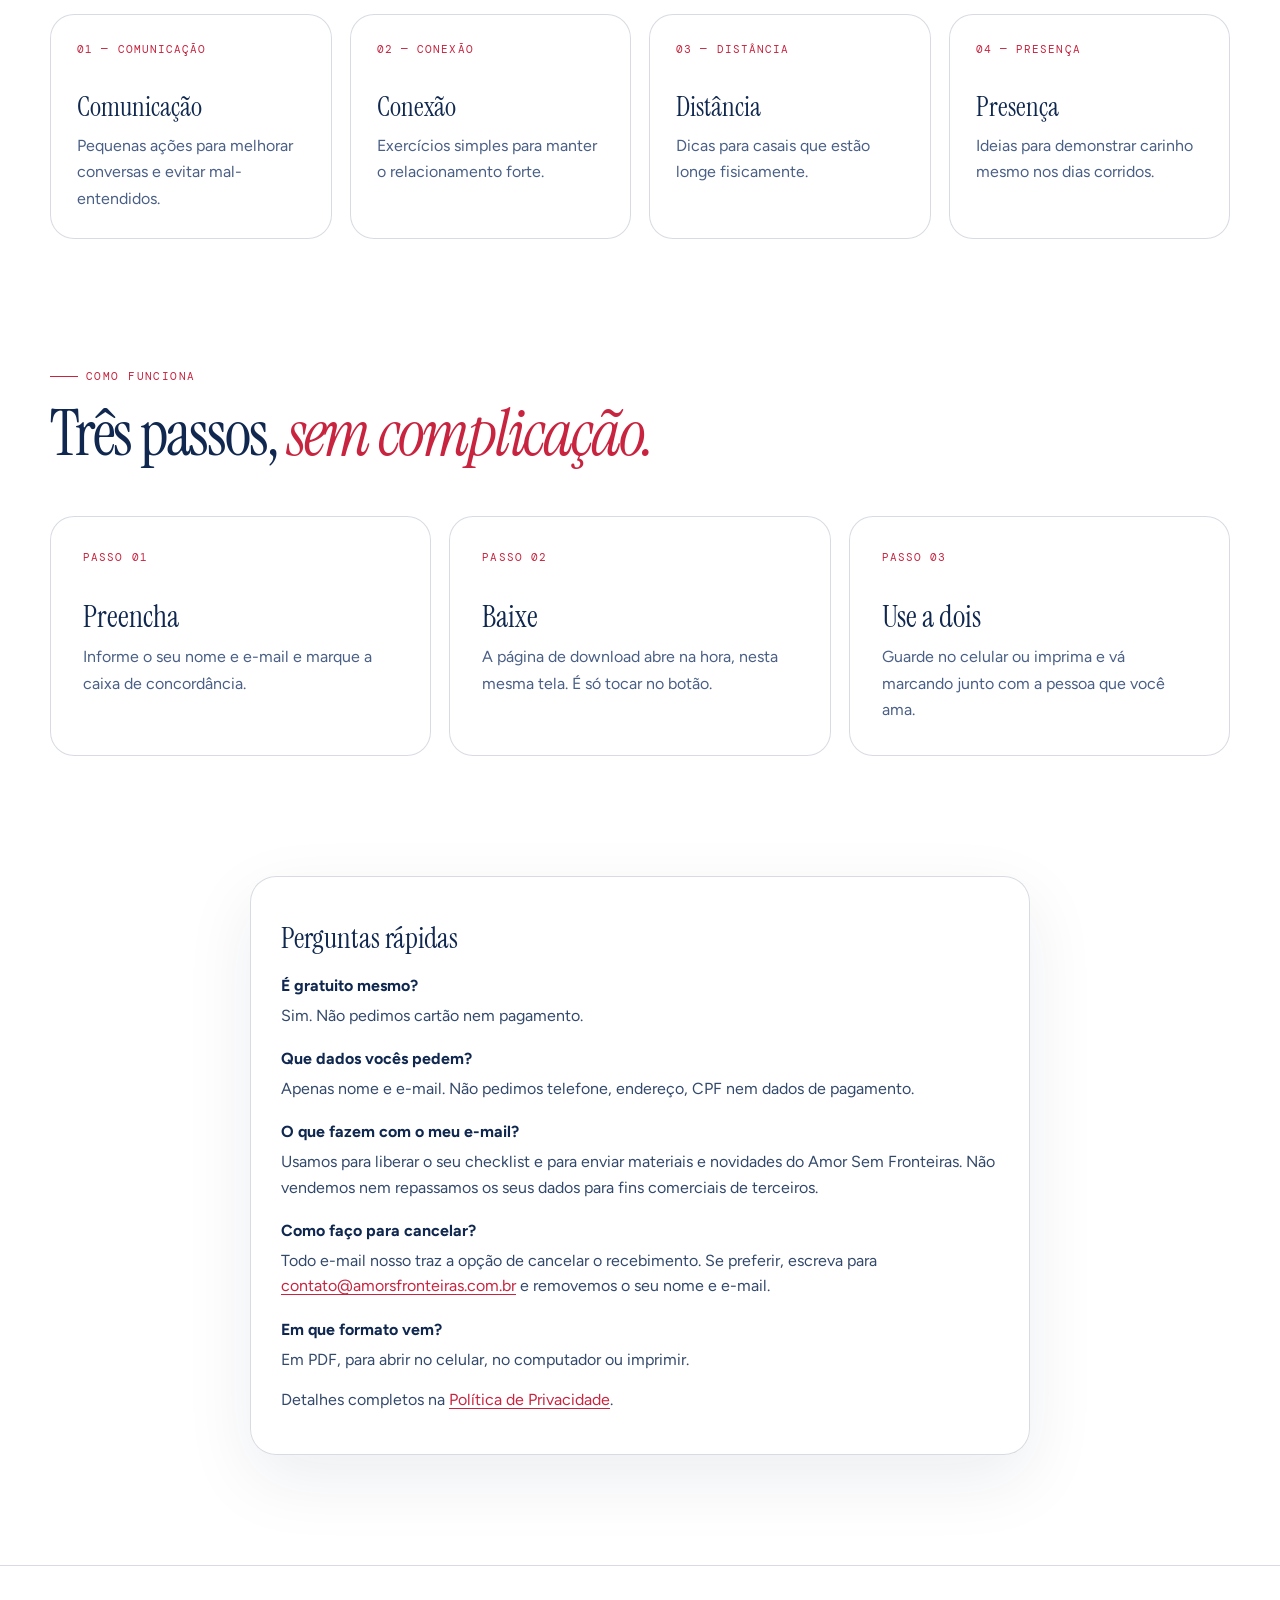
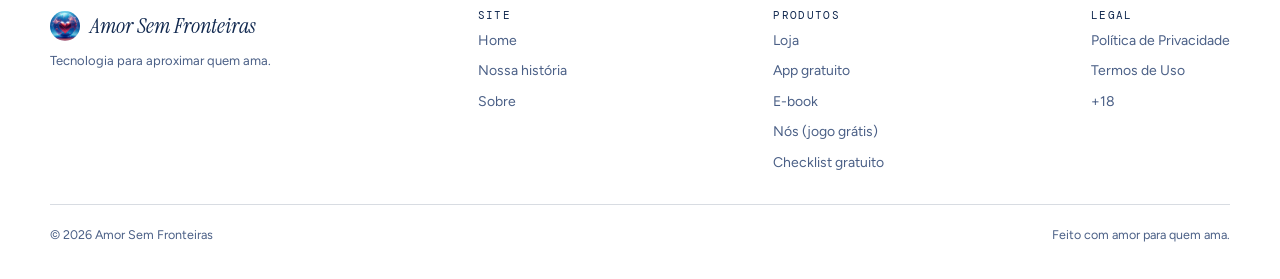
<file: obrigado.html>
<!doctype html>
<html lang="pt-BR"><head><meta charset="utf-8"><meta name="viewport" content="width=device-width, initial-scale=1, viewport-fit=cover">
<meta name="theme-color" content="#e3effc"><title>Obrigado! Seu checklist está pronto | Amor Sem Fronteiras</title><meta name="description" content="Baixe o seu checklist gratuito para casais."><meta name="robots" content="noindex, nofollow">
<link rel="canonical" href="https://amorsfronteiras.com.br/obrigado.html"><meta property="og:type" content="website"><meta property="og:locale" content="pt_BR"><meta property="og:site_name" content="Amor Sem Fronteiras">
<meta property="og:title" content="Obrigado! Seu checklist está pronto | Amor Sem Fronteiras"><meta property="og:description" content="Baixe o seu checklist gratuito para casais."><meta property="og:url" content="https://amorsfronteiras.com.br/obrigado.html">
<meta property="og:image" content="https://amorsfronteiras.com.br/icons/og-image-1200.png"><meta property="og:image:width" content="1200"><meta property="og:image:height" content="630">
<meta name="twitter:card" content="summary_large_image"><meta name="twitter:image" content="https://amorsfronteiras.com.br/icons/og-image-1200.png">
<link rel="icon" type="image/png" href="icons/icon-192.png"><link rel="apple-touch-icon" href="icons/apple-touch-icon.png">
<link rel="preconnect" href="https://fonts.googleapis.com"><link rel="preconnect" href="https://fonts.gstatic.com" crossorigin>
<link rel="stylesheet" href="https://fonts.googleapis.com/css2?family=Instrument+Serif:ital@0;1&family=Figtree:wght@400;500;600;700&family=DM+Mono:wght@400;500&display=swap">
<link rel="stylesheet" href="site.css"><script>document.documentElement.classList.add("js")</script></head>
<body><a class="skip" href="#conteudo">Pular para o conteúdo</a><header class="site-header"><div class="container nav"><a href="index.html" class="brand" aria-label="Amor Sem Fronteiras, home"><img src="icons/icon-192.png" alt="" class="brand-logo" width="42" height="42"><span class="brand-name">Amor Sem Fronteiras</span></a><nav class="nav-links" id="menu" aria-label="Principal"><a href="index.html">Home</a><a href="historia.html">Nossa história</a><a href="produtos.html">Loja</a><a href="ebook.html">E-book</a><a href="sobre.html">Sobre</a><a href="privacidade.html">Privacidade</a><a href="termos.html">Termos</a><a href="checklist.html" class="nav-cta">Checklist Gratuito</a></nav><a href="app/helios/index.html" class="btn btn-primary btn-small">App grátis</a><button class="menu-btn" type="button" aria-expanded="false" aria-controls="menu">Menu</button></div></header><main id="conteudo">

<!-- Sem JavaScript não há como conferir o formulário: mostramos um aviso e o link para preencher -->
<noscript>
  <section class="check-top"><div class="container">
    <div class="aviso"><p>Para liberar o download, ative o JavaScript do seu navegador e preencha o <a href="checklist.html" style="text-decoration:underline">formulário do checklist</a>.</p></div>
  </div></section>
</noscript>

<!-- Todo o conteúdo abaixo fica ESCONDIDO (hidden). checklist.js só o mostra se a pessoa tiver enviado o formulário com sucesso. -->
<div id="obrigado" hidden>

  <section class="check-top">
    <div class="container">
      <div class="thanks">
        <div class="thanks-mark" aria-hidden="true">♥</div>
        <div class="eyebrow center">Tudo certo</div>
        <h1>Obrigado, <em id="obrigado-nome">você</em>!</h1>
        <p class="lead">Seu checklist está pronto. Baixe agora e guarde onde preferir: no celular, no computador ou impresso.</p>
        <!-- O endereço do PDF é colocado pelo checklist.js, a partir de CHECKLIST_PDF em site-config.js -->
        <a id="baixar" class="btn btn-primary" href="#" download>Baixar o checklist (PDF) <span aria-hidden="true">↓</span></a>
        <p class="fine">Se o download não começar, toque no botão de novo.</p>
      </div>
    </div>
  </section>

  <!-- ============ JORNADA: Passo 1 Checklist (feito) > Passo 2 Nós > Passo 3 Hélios ============ -->
  <section class="section" style="padding-top:30px" aria-labelledby="jornada-titulo">
    <div class="container">
      <div class="section-header center">
        <div class="eyebrow center">Sua jornada a dois</div>
        <h2 class="section-title" id="jornada-titulo">Você deu o primeiro passo. <em>Agora, o próximo.</em></h2>
        <p class="lead">O checklist é o começo. Siga com o Hélios e com o Nós, os dois gratuitos e sem cadastro.</p>
      </div>

      <ol class="journey">
        <!-- Passo 1: já concluído (marca cheia + linha vermelha até o passo 2) -->
        <li class="step done">
          <div class="step-head"><span class="step-mark" aria-hidden="true">✓</span><span class="step-line" aria-hidden="true"></span></div>
          <article class="card">
            <div class="card-top"><span class="card-number">PASSO 01</span><span class="badge on">Concluído</span></div>
            <div class="card-media"><img src="img/capa-checklist-500.webp" alt="Capa do Checklist para casais" width="106" height="150" loading="lazy" decoding="async"></div>
            <h3>Checklist</h3>
            <p>Você já tem em mãos as ações para comunicar melhor, confiar mais e se conectar. Use a dois, no ritmo de vocês.</p>
          </article>
        </li>

        <!-- Passo 2: Nós -->
	<li class="step">
          <div class="step-head"><span class="step-mark" aria-hidden="true">2</span><span class="step-line" aria-hidden="true"></span></div>
          <article class="card">
            <div class="card-top"><span class="card-number">PASSO 02</span><span class="badge on">Grátis</span></div>
            <div class="card-media"><img src="icons/nos-dois-medalhao-360.webp" alt="Nós: duas almas de luz com um coração dourado entre elas" width="150" height="150" loading="lazy" decoding="async"></div>
            <h3>Nós</h3>
            <p>Joguem juntos: 50 perguntas para se divertirem e se conhecerem ainda mais, no mesmo celular ou em dois.</p>
            <div class="card-cta"><a href="app/nos-dois/index.html" class="btn btn-primary">Jogar grátis <span aria-hidden="true">♥</span></a></div>
          </article>
        </li>  

        <!-- Passo 3: Hélios -->
        <li class="step">
          <div class="step-head"><span class="step-mark" aria-hidden="true">3</span><span class="step-line" aria-hidden="true"></span></div>
          <article class="card">
            <div class="card-top"><span class="card-number">PASSO 03</span><span class="badge on">Grátis</span></div>
            <div class="card-media"><img src="icons/helios-escritor-360.webp" alt="Hélios, o seu escritor de bolso, escrevendo no pergaminho" width="150" height="150" loading="lazy" decoding="async"></div>
            <h3>Hélios</h3>
            <p>Encontre as palavras certas: frases novas todos os dias, com o nome de quem você ama. Copie, mande pelo WhatsApp ou programe lembretes.</p>
            <div class="card-cta"><a href="app/helios/index.html" class="btn btn-primary">Abrir o Hélios <span aria-hidden="true">♥</span></a></div>
          </article>
        </li>
      </ol>

      <!-- Continuação opcional da jornada: o e-book (mantido do desenho anterior) -->
      <p class="journey-more">Quer ir mais fundo? Conheça o e-book <a href="ebook.html">Além da Distância: O Poder do Amor →</a></p>
    </div>
  </section>

</div>
</main><footer class="site-footer"><div class="container"><div class="footer-grid">
<div><div class="footer-brand"><img src="icons/icon-192.png" alt="" class="footer-logo" width="30" height="30" loading="lazy"><span>Amor Sem Fronteiras</span></div><p class="footer-tag">Tecnologia para aproximar quem ama.</p></div>
<div class="footer-col"><b>Site</b><a href="index.html">Home</a><a href="historia.html">Nossa história</a><a href="sobre.html">Sobre</a></div>
<div class="footer-col"><b>Produtos</b><a href="produtos.html">Loja</a><a href="app/helios/index.html">App gratuito</a><a href="ebook.html">E-book</a><a href="app/nos-dois/index.html">Nós (jogo grátis)</a><a href="checklist.html">Checklist gratuito</a></div>
<div class="footer-col"><b>Legal</b><a href="privacidade.html">Política de Privacidade</a><a href="termos.html">Termos de Uso</a><a href="mais-de-18.html">+18</a></div>
</div><div class="footer-end"><span>© <span data-year>2026</span> Amor Sem Fronteiras</span><span>Feito com amor para quem ama.</span></div></div></footer>
<script src="site-config.js"></script><script src="site.js"></script><script src="checklist.js"></script></body></html>
</file>
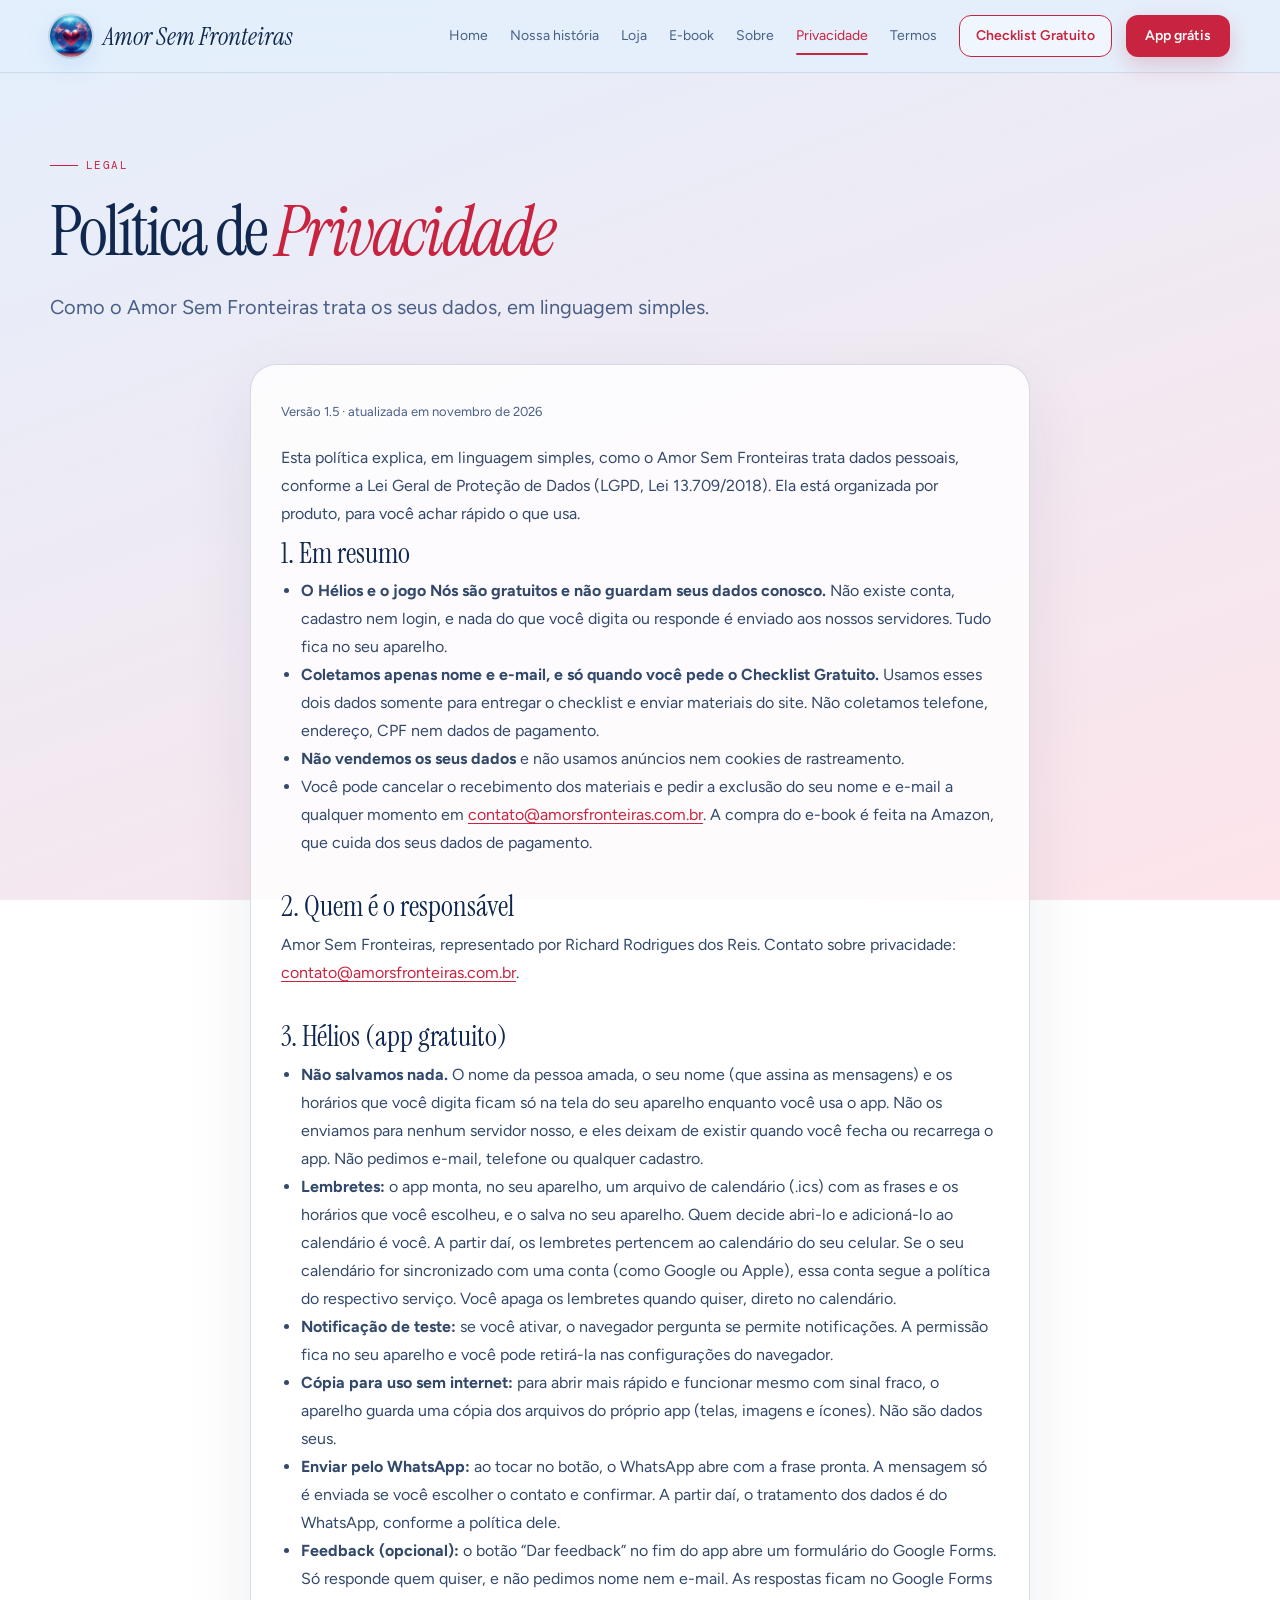
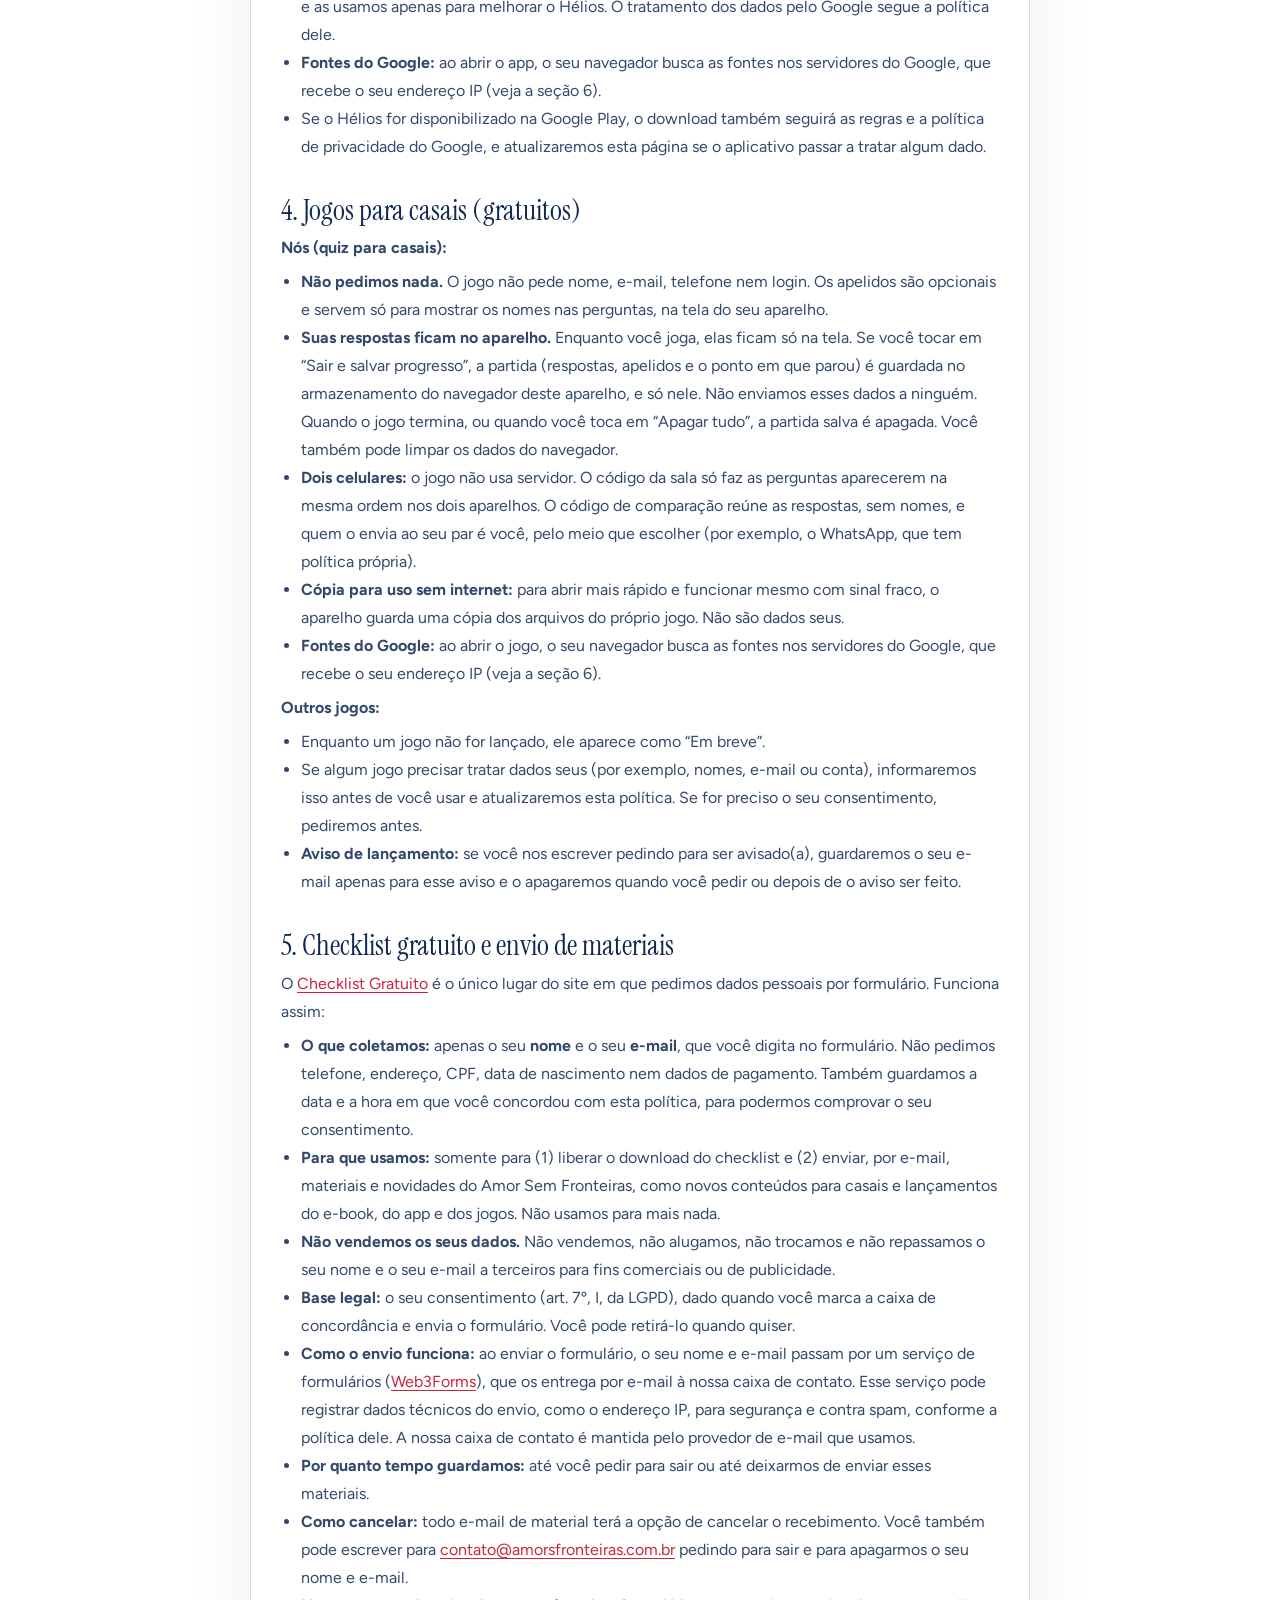
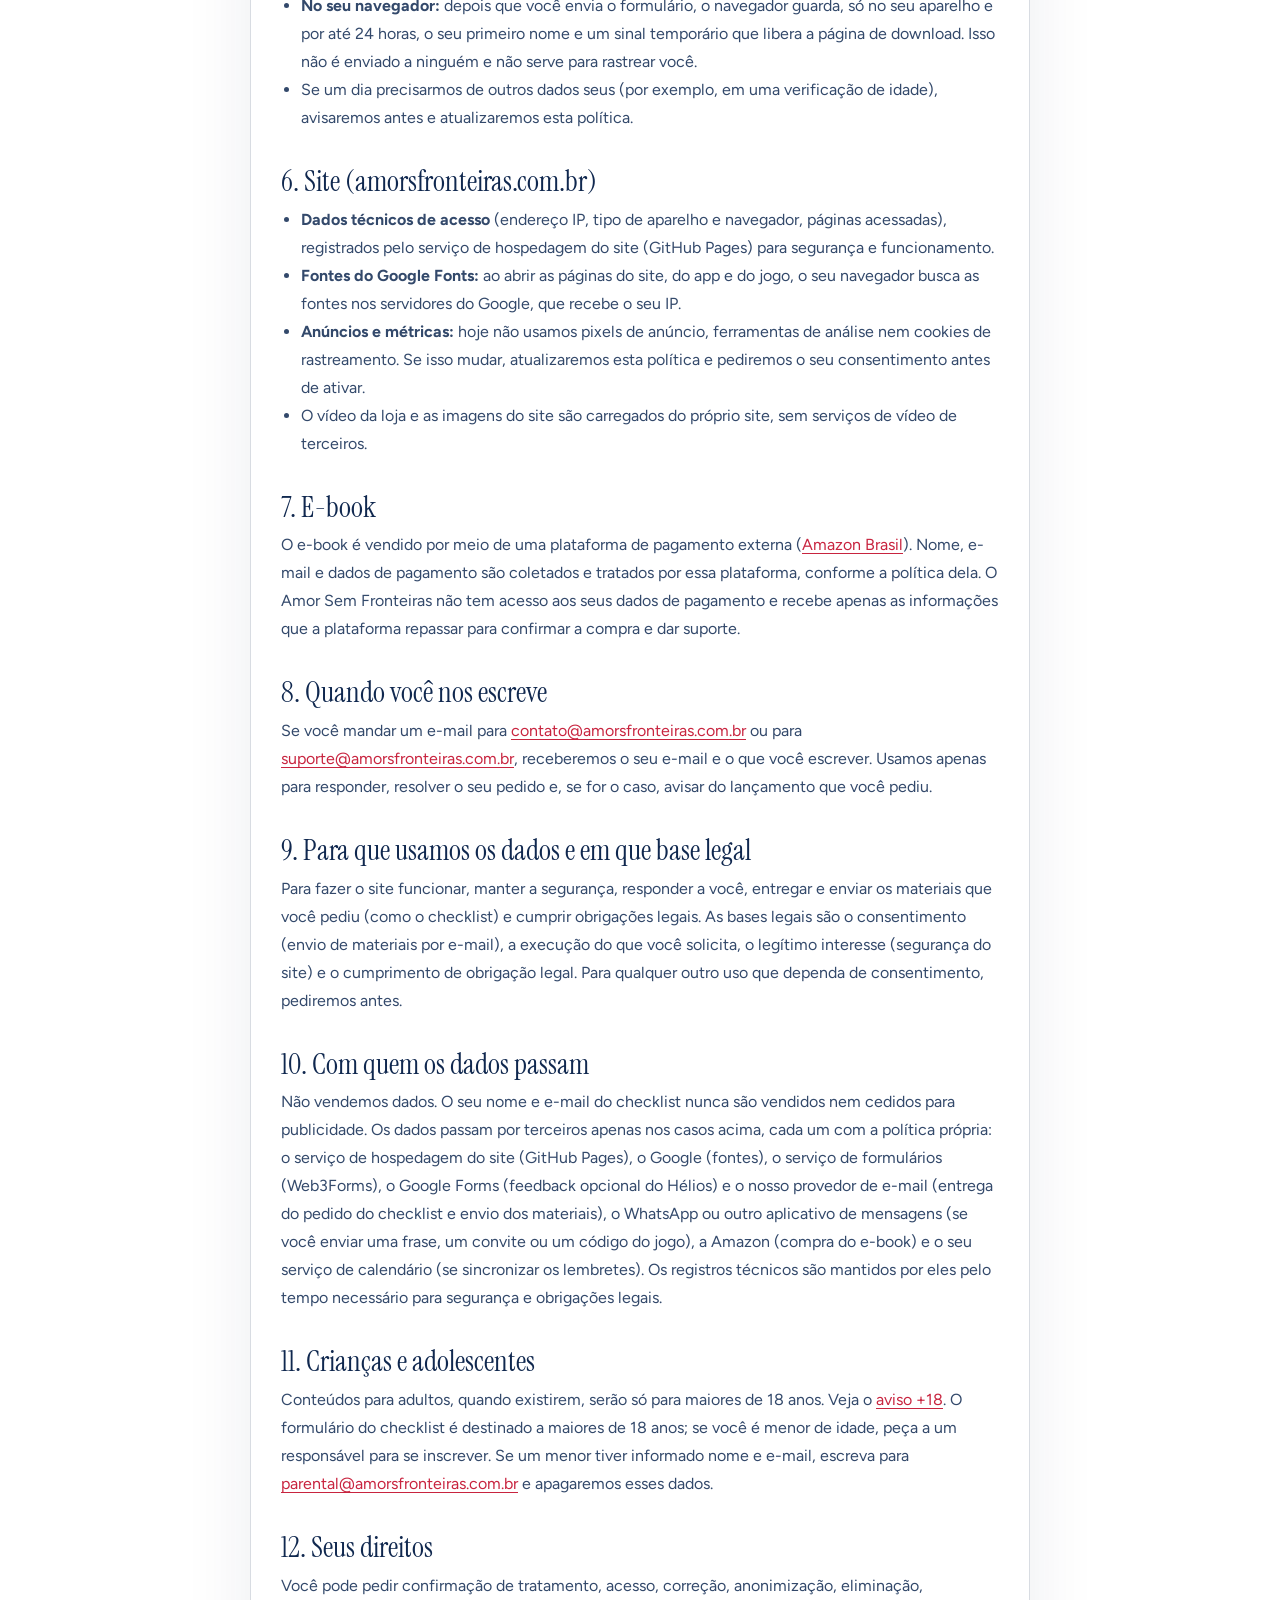
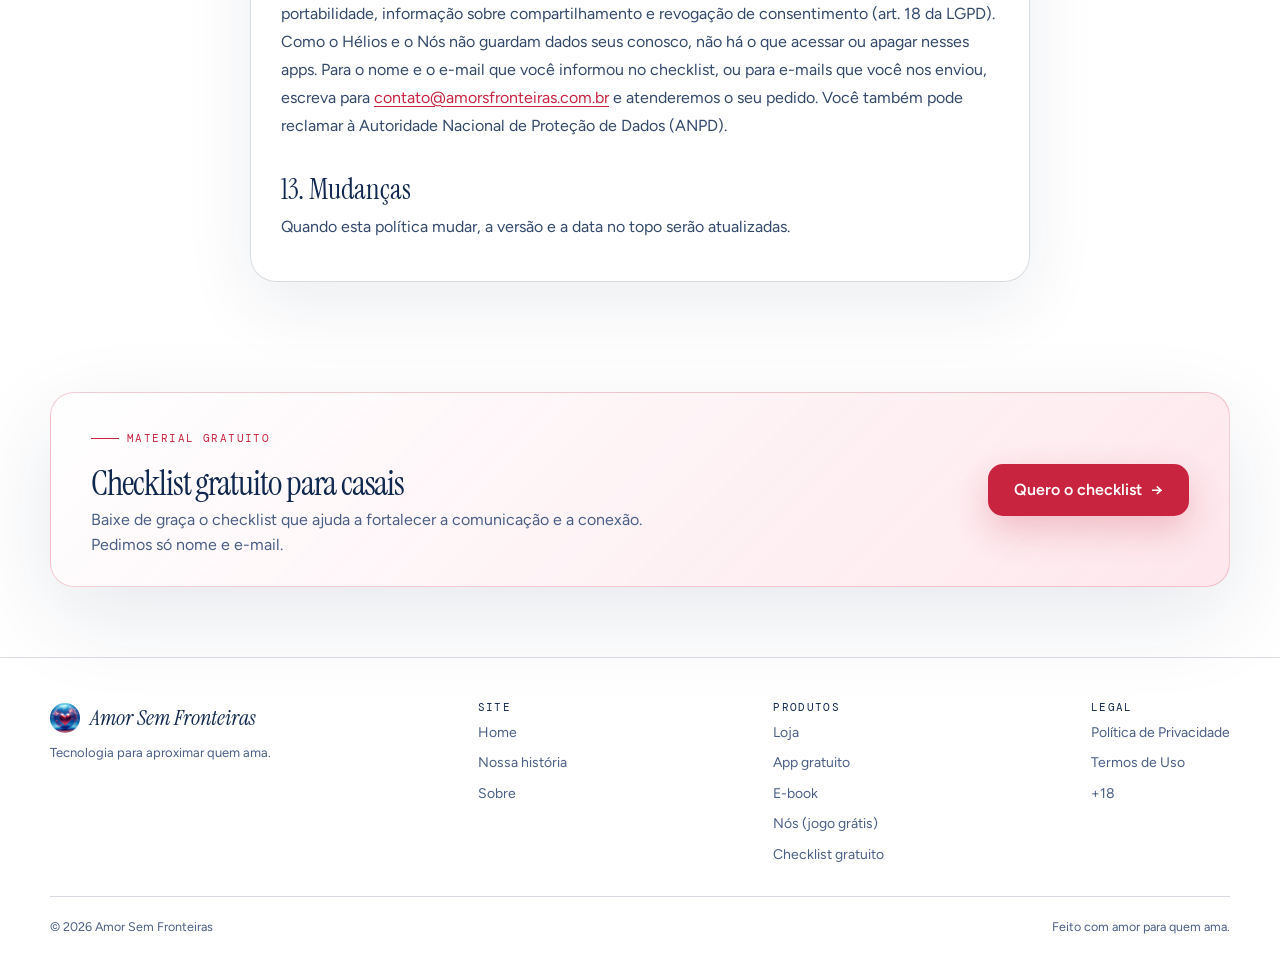
<file: privacidade.html>
<!doctype html>
<html lang="pt-BR"><head><meta charset="utf-8"><meta name="viewport" content="width=device-width, initial-scale=1, viewport-fit=cover">
<meta name="theme-color" content="#e3effc"><title>Política de Privacidade | Amor Sem Fronteiras</title><meta name="description" content="Como o Amor Sem Fronteiras trata os seus dados: o Hélios, os jogos, o site, o e-book e o checklist gratuito.">
<link rel="canonical" href="https://amorsfronteiras.com.br/privacidade.html"><meta property="og:type" content="website"><meta property="og:locale" content="pt_BR"><meta property="og:site_name" content="Amor Sem Fronteiras">
<meta property="og:title" content="Política de Privacidade | Amor Sem Fronteiras"><meta property="og:description" content="Como o Amor Sem Fronteiras trata os seus dados: o Hélios, os jogos, o site, o e-book e o checklist gratuito."><meta property="og:url" content="https://amorsfronteiras.com.br/privacidade.html">
<meta property="og:image" content="https://amorsfronteiras.com.br/icons/og-image-1200.png"><meta property="og:image:width" content="1200"><meta property="og:image:height" content="630">
<meta name="twitter:card" content="summary_large_image"><meta name="twitter:image" content="https://amorsfronteiras.com.br/icons/og-image-1200.png">
<link rel="icon" type="image/png" href="icons/icon-192.png"><link rel="apple-touch-icon" href="icons/apple-touch-icon.png">
<link rel="preconnect" href="https://fonts.googleapis.com"><link rel="preconnect" href="https://fonts.gstatic.com" crossorigin>
<link rel="stylesheet" href="https://fonts.googleapis.com/css2?family=Instrument+Serif:ital@0;1&family=Figtree:wght@400;500;600;700&family=DM+Mono:wght@400;500&display=swap">
<link rel="stylesheet" href="site.css"><script>document.documentElement.classList.add("js")</script></head>
<body><a class="skip" href="#conteudo">Pular para o conteúdo</a><header class="site-header"><div class="container nav"><a href="index.html" class="brand" aria-label="Amor Sem Fronteiras, home"><img src="icons/icon-192.png" alt="" class="brand-logo" width="42" height="42"><span class="brand-name">Amor Sem Fronteiras</span></a><nav class="nav-links" id="menu" aria-label="Principal"><a href="index.html">Home</a><a href="historia.html">Nossa história</a><a href="produtos.html">Loja</a><a href="ebook.html">E-book</a><a href="sobre.html">Sobre</a><a href="privacidade.html" aria-current="page">Privacidade</a><a href="termos.html">Termos</a><a href="checklist.html" class="nav-cta">Checklist Gratuito</a></nav><a href="app/helios/index.html" class="btn btn-primary btn-small">App grátis</a><button class="menu-btn" type="button" aria-expanded="false" aria-controls="menu">Menu</button></div></header><main id="conteudo"><section class="page-hero compact">
  <div class="container">
    <div class="eyebrow">Legal</div>
    <h1>Política de <em>Privacidade</em></h1>
    <p>Como o Amor Sem Fronteiras trata os seus dados, em linguagem simples.</p>
  </div>
</section>
<section class="section" style="padding-top:20px">
<div class="container">
<article class="doc">
<p class="meta">Versão 1.5 · atualizada em novembro de 2026</p>

<p>Esta política explica, em linguagem simples, como o Amor Sem Fronteiras trata dados pessoais, conforme a Lei Geral de Proteção de Dados (LGPD, Lei 13.709/2018). Ela está organizada por produto, para você achar rápido o que usa.</p>

<h2>1. Em resumo</h2>
<ul>
<li><b>O Hélios e o jogo Nós são gratuitos e não guardam seus dados conosco.</b> Não existe conta, cadastro nem login, e nada do que você digita ou responde é enviado aos nossos servidores. Tudo fica no seu aparelho.</li>
<li><b>Coletamos apenas nome e e-mail, e só quando você pede o Checklist Gratuito.</b> Usamos esses dois dados somente para entregar o checklist e enviar materiais do site. Não coletamos telefone, endereço, CPF nem dados de pagamento.</li>
<li><b>Não vendemos os seus dados</b> e não usamos anúncios nem cookies de rastreamento.</li>
<li>Você pode cancelar o recebimento dos materiais e pedir a exclusão do seu nome e e-mail a qualquer momento em <a href="mailto:contato@amorsfronteiras.com.br">contato@amorsfronteiras.com.br</a>. A compra do e-book é feita na Amazon, que cuida dos seus dados de pagamento.</li>
</ul>

<h2>2. Quem é o responsável</h2>
<p>Amor Sem Fronteiras, representado por Richard Rodrigues dos Reis. Contato sobre privacidade: <a href="mailto:contato@amorsfronteiras.com.br">contato@amorsfronteiras.com.br</a>.</p>

<h2>3. Hélios (app gratuito)</h2>
<ul>
<li><b>Não salvamos nada.</b> O nome da pessoa amada, o seu nome (que assina as mensagens) e os horários que você digita ficam só na tela do seu aparelho enquanto você usa o app. Não os enviamos para nenhum servidor nosso, e eles deixam de existir quando você fecha ou recarrega o app. Não pedimos e-mail, telefone ou qualquer cadastro.</li>
<li><b>Lembretes:</b> o app monta, no seu aparelho, um arquivo de calendário (.ics) com as frases e os horários que você escolheu, e o salva no seu aparelho. Quem decide abri-lo e adicioná-lo ao calendário é você. A partir daí, os lembretes pertencem ao calendário do seu celular. Se o seu calendário for sincronizado com uma conta (como Google ou Apple), essa conta segue a política do respectivo serviço. Você apaga os lembretes quando quiser, direto no calendário.</li>
<li><b>Notificação de teste:</b> se você ativar, o navegador pergunta se permite notificações. A permissão fica no seu aparelho e você pode retirá-la nas configurações do navegador.</li>
<li><b>Cópia para uso sem internet:</b> para abrir mais rápido e funcionar mesmo com sinal fraco, o aparelho guarda uma cópia dos arquivos do próprio app (telas, imagens e ícones). Não são dados seus.</li>
<li><b>Enviar pelo WhatsApp:</b> ao tocar no botão, o WhatsApp abre com a frase pronta. A mensagem só é enviada se você escolher o contato e confirmar. A partir daí, o tratamento dos dados é do WhatsApp, conforme a política dele.</li>
<li><b>Feedback (opcional):</b> o botão “Dar feedback” no fim do app abre um formulário do Google Forms. Só responde quem quiser, e não pedimos nome nem e-mail. As respostas ficam no Google Forms e as usamos apenas para melhorar o Hélios. O tratamento dos dados pelo Google segue a política dele.</li>
<li><b>Fontes do Google:</b> ao abrir o app, o seu navegador busca as fontes nos servidores do Google, que recebe o seu endereço IP (veja a seção 6).</li>
<li>Se o Hélios for disponibilizado na Google Play, o download também seguirá as regras e a política de privacidade do Google, e atualizaremos esta página se o aplicativo passar a tratar algum dado.</li>
</ul>

<h2>4. Jogos para casais (gratuitos)</h2>
<p><b>Nós (quiz para casais):</b></p>
<ul>
<li><b>Não pedimos nada.</b> O jogo não pede nome, e-mail, telefone nem login. Os apelidos são opcionais e servem só para mostrar os nomes nas perguntas, na tela do seu aparelho.</li>
<li><b>Suas respostas ficam no aparelho.</b> Enquanto você joga, elas ficam só na tela. Se você tocar em “Sair e salvar progresso”, a partida (respostas, apelidos e o ponto em que parou) é guardada no armazenamento do navegador deste aparelho, e só nele. Não enviamos esses dados a ninguém. Quando o jogo termina, ou quando você toca em “Apagar tudo”, a partida salva é apagada. Você também pode limpar os dados do navegador.</li>
<li><b>Dois celulares:</b> o jogo não usa servidor. O código da sala só faz as perguntas aparecerem na mesma ordem nos dois aparelhos. O código de comparação reúne as respostas, sem nomes, e quem o envia ao seu par é você, pelo meio que escolher (por exemplo, o WhatsApp, que tem política própria).</li>
<li><b>Cópia para uso sem internet:</b> para abrir mais rápido e funcionar mesmo com sinal fraco, o aparelho guarda uma cópia dos arquivos do próprio jogo. Não são dados seus.</li>
<li><b>Fontes do Google:</b> ao abrir o jogo, o seu navegador busca as fontes nos servidores do Google, que recebe o seu endereço IP (veja a seção 6).</li>
</ul>
<p><b>Outros jogos:</b></p>
<ul>
<li>Enquanto um jogo não for lançado, ele aparece como “Em breve”.</li>
<li>Se algum jogo precisar tratar dados seus (por exemplo, nomes, e-mail ou conta), informaremos isso antes de você usar e atualizaremos esta política. Se for preciso o seu consentimento, pediremos antes.</li>
<li><b>Aviso de lançamento:</b> se você nos escrever pedindo para ser avisado(a), guardaremos o seu e-mail apenas para esse aviso e o apagaremos quando você pedir ou depois de o aviso ser feito.</li>
</ul>

<h2>5. Checklist gratuito e envio de materiais</h2>
<p>O <a href="checklist.html">Checklist Gratuito</a> é o único lugar do site em que pedimos dados pessoais por formulário. Funciona assim:</p>
<ul>
<li><b>O que coletamos:</b> apenas o seu <b>nome</b> e o seu <b>e-mail</b>, que você digita no formulário. Não pedimos telefone, endereço, CPF, data de nascimento nem dados de pagamento. Também guardamos a data e a hora em que você concordou com esta política, para podermos comprovar o seu consentimento.</li>
<li><b>Para que usamos:</b> somente para (1) liberar o download do checklist e (2) enviar, por e-mail, materiais e novidades do Amor Sem Fronteiras, como novos conteúdos para casais e lançamentos do e-book, do app e dos jogos. Não usamos para mais nada.</li>
<li><b>Não vendemos os seus dados.</b> Não vendemos, não alugamos, não trocamos e não repassamos o seu nome e o seu e-mail a terceiros para fins comerciais ou de publicidade.</li>
<li><b>Base legal:</b> o seu consentimento (art. 7º, I, da LGPD), dado quando você marca a caixa de concordância e envia o formulário. Você pode retirá-lo quando quiser.</li>
<li><b>Como o envio funciona:</b> ao enviar o formulário, o seu nome e e-mail passam por um serviço de formulários (<a href="https://web3forms.com" target="_blank" rel="noopener">Web3Forms</a>), que os entrega por e-mail à nossa caixa de contato. Esse serviço pode registrar dados técnicos do envio, como o endereço IP, para segurança e contra spam, conforme a política dele. A nossa caixa de contato é mantida pelo provedor de e-mail que usamos.</li>
<li><b>Por quanto tempo guardamos:</b> até você pedir para sair ou até deixarmos de enviar esses materiais.</li>
<li><b>Como cancelar:</b> todo e-mail de material terá a opção de cancelar o recebimento. Você também pode escrever para <a href="mailto:contato@amorsfronteiras.com.br">contato@amorsfronteiras.com.br</a> pedindo para sair e para apagarmos o seu nome e e-mail.</li>
<li><b>No seu navegador:</b> depois que você envia o formulário, o navegador guarda, só no seu aparelho e por até 24 horas, o seu primeiro nome e um sinal temporário que libera a página de download. Isso não é enviado a ninguém e não serve para rastrear você.</li>
<li>Se um dia precisarmos de outros dados seus (por exemplo, em uma verificação de idade), avisaremos antes e atualizaremos esta política.</li>
</ul>

<h2>6. Site (amorsfronteiras.com.br)</h2>
<ul>
<li><b>Dados técnicos de acesso</b> (endereço IP, tipo de aparelho e navegador, páginas acessadas), registrados pelo serviço de hospedagem do site (GitHub Pages) para segurança e funcionamento.</li>
<li><b>Fontes do Google Fonts:</b> ao abrir as páginas do site, do app e do jogo, o seu navegador busca as fontes nos servidores do Google, que recebe o seu IP.</li>
<li><b>Anúncios e métricas:</b> hoje não usamos pixels de anúncio, ferramentas de análise nem cookies de rastreamento. Se isso mudar, atualizaremos esta política e pediremos o seu consentimento antes de ativar.</li>
<li>O vídeo da loja e as imagens do site são carregados do próprio site, sem serviços de vídeo de terceiros.</li>
</ul>

<h2>7. E-book</h2>
<p>O e-book é vendido por meio de uma plataforma de pagamento externa (<a href="https://www.amazon.com.br" target="_blank" rel="noopener">Amazon Brasil</a>). Nome, e-mail e dados de pagamento são coletados e tratados por essa plataforma, conforme a política dela. O Amor Sem Fronteiras não tem acesso aos seus dados de pagamento e recebe apenas as informações que a plataforma repassar para confirmar a compra e dar suporte.</p>

<h2>8. Quando você nos escreve</h2>
<p>Se você mandar um e-mail para <a href="mailto:contato@amorsfronteiras.com.br">contato@amorsfronteiras.com.br</a> ou para <a href="mailto:suporte@amorsfronteiras.com.br">suporte@amorsfronteiras.com.br</a>, receberemos o seu e-mail e o que você escrever. Usamos apenas para responder, resolver o seu pedido e, se for o caso, avisar do lançamento que você pediu.</p>

<h2>9. Para que usamos os dados e em que base legal</h2>
<p>Para fazer o site funcionar, manter a segurança, responder a você, entregar e enviar os materiais que você pediu (como o checklist) e cumprir obrigações legais. As bases legais são o consentimento (envio de materiais por e-mail), a execução do que você solicita, o legítimo interesse (segurança do site) e o cumprimento de obrigação legal. Para qualquer outro uso que dependa de consentimento, pediremos antes.</p>

<h2>10. Com quem os dados passam</h2>
<p>Não vendemos dados. O seu nome e e-mail do checklist nunca são vendidos nem cedidos para publicidade. Os dados passam por terceiros apenas nos casos acima, cada um com a política própria: o serviço de hospedagem do site (GitHub Pages), o Google (fontes), o serviço de formulários (Web3Forms), o Google Forms (feedback opcional do Hélios) e o nosso provedor de e-mail (entrega do pedido do checklist e envio dos materiais), o WhatsApp ou outro aplicativo de mensagens (se você enviar uma frase, um convite ou um código do jogo), a Amazon (compra do e-book) e o seu serviço de calendário (se sincronizar os lembretes). Os registros técnicos são mantidos por eles pelo tempo necessário para segurança e obrigações legais.</p>

<h2>11. Crianças e adolescentes</h2>
<p>Conteúdos para adultos, quando existirem, serão só para maiores de 18 anos. Veja o <a href="mais-de-18.html">aviso +18</a>. O formulário do checklist é destinado a maiores de 18 anos; se você é menor de idade, peça a um responsável para se inscrever. Se um menor tiver informado nome e e-mail, escreva para <a href="mailto:parental@amorsfronteiras.com.br">parental@amorsfronteiras.com.br</a> e apagaremos esses dados.</p>

<h2>12. Seus direitos</h2>
<p>Você pode pedir confirmação de tratamento, acesso, correção, anonimização, eliminação, portabilidade, informação sobre compartilhamento e revogação de consentimento (art. 18 da LGPD). Como o Hélios e o Nós não guardam dados seus conosco, não há o que acessar ou apagar nesses apps. Para o nome e o e-mail que você informou no checklist, ou para e-mails que você nos enviou, escreva para <a href="mailto:contato@amorsfronteiras.com.br">contato@amorsfronteiras.com.br</a> e atenderemos o seu pedido. Você também pode reclamar à Autoridade Nacional de Proteção de Dados (ANPD).</p>

<h2>13. Mudanças</h2>
<p>Quando esta política mudar, a versão e a data no topo serão atualizadas.</p>
</article>
</div>
</section>
<!-- ============ CTA: CHECKLIST GRATUITO (versão compacta das páginas legais) ============ -->
<section class="section cta-wrap legal" aria-labelledby="cta-check-titulo">
  <div class="container">
    <div class="cta-check compact reveal">
      <div>
        <div class="eyebrow">Material gratuito</div>
        <h2 id="cta-check-titulo">Checklist gratuito para casais</h2>
        <p>Baixe de graça o checklist que ajuda a fortalecer a comunicação e a conexão. Pedimos só nome e e-mail.</p>
      </div>
      <div class="btn-row"><a href="checklist.html" class="btn btn-primary">Quero o checklist <span aria-hidden="true">→</span></a></div>
    </div>
  </div>
</section>
</main><footer class="site-footer"><div class="container"><div class="footer-grid">
<div><div class="footer-brand"><img src="icons/icon-192.png" alt="" class="footer-logo" width="30" height="30" loading="lazy"><span>Amor Sem Fronteiras</span></div><p class="footer-tag">Tecnologia para aproximar quem ama.</p></div>
<div class="footer-col"><b>Site</b><a href="index.html">Home</a><a href="historia.html">Nossa história</a><a href="sobre.html">Sobre</a></div>
<div class="footer-col"><b>Produtos</b><a href="produtos.html">Loja</a><a href="app/helios/index.html">App gratuito</a><a href="ebook.html">E-book</a><a href="app/nos-dois/index.html">Nós (jogo grátis)</a><a href="checklist.html">Checklist gratuito</a></div>
<div class="footer-col"><b>Legal</b><a href="privacidade.html">Política de Privacidade</a><a href="termos.html">Termos de Uso</a><a href="mais-de-18.html">+18</a></div>
</div><div class="footer-end"><span>© <span data-year>2026</span> Amor Sem Fronteiras</span><span>Feito com amor para quem ama.</span></div></div></footer>
<script src="site-config.js"></script><script src="site.js"></script></body></html>
</file>
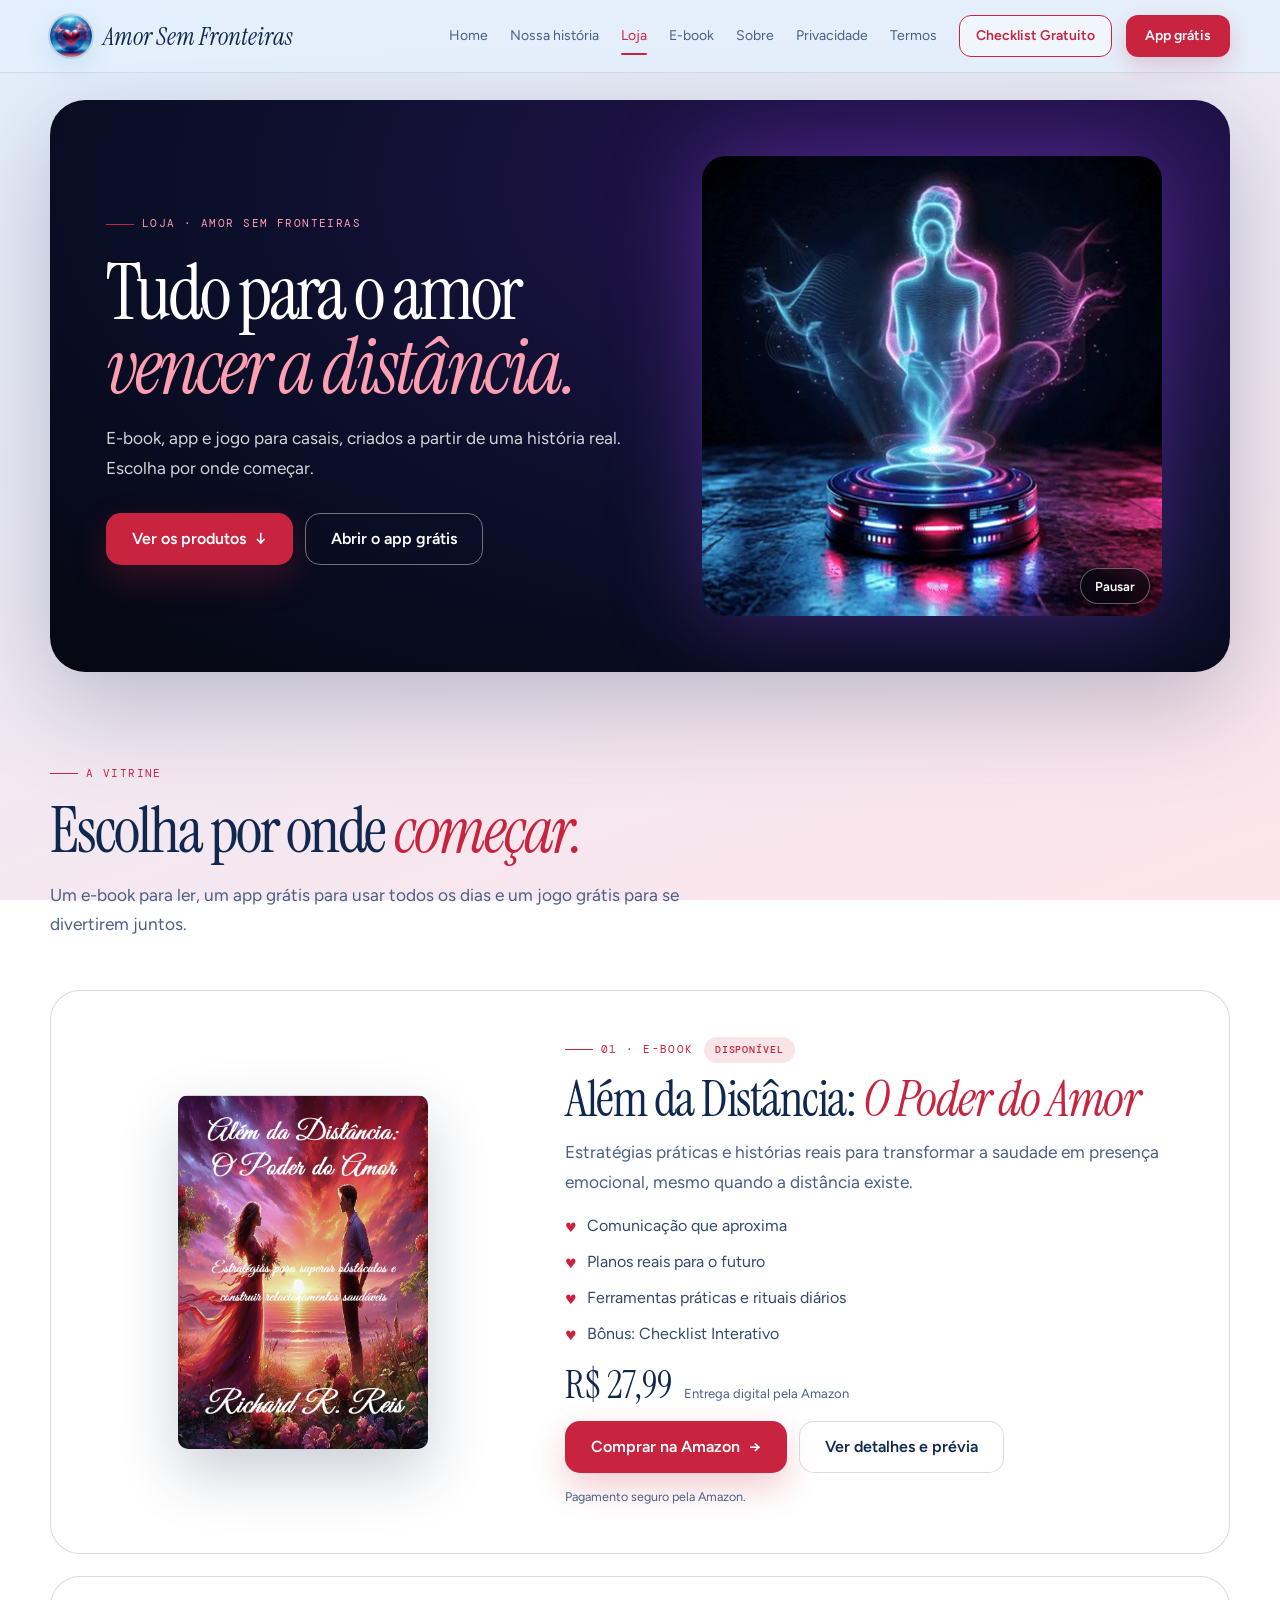
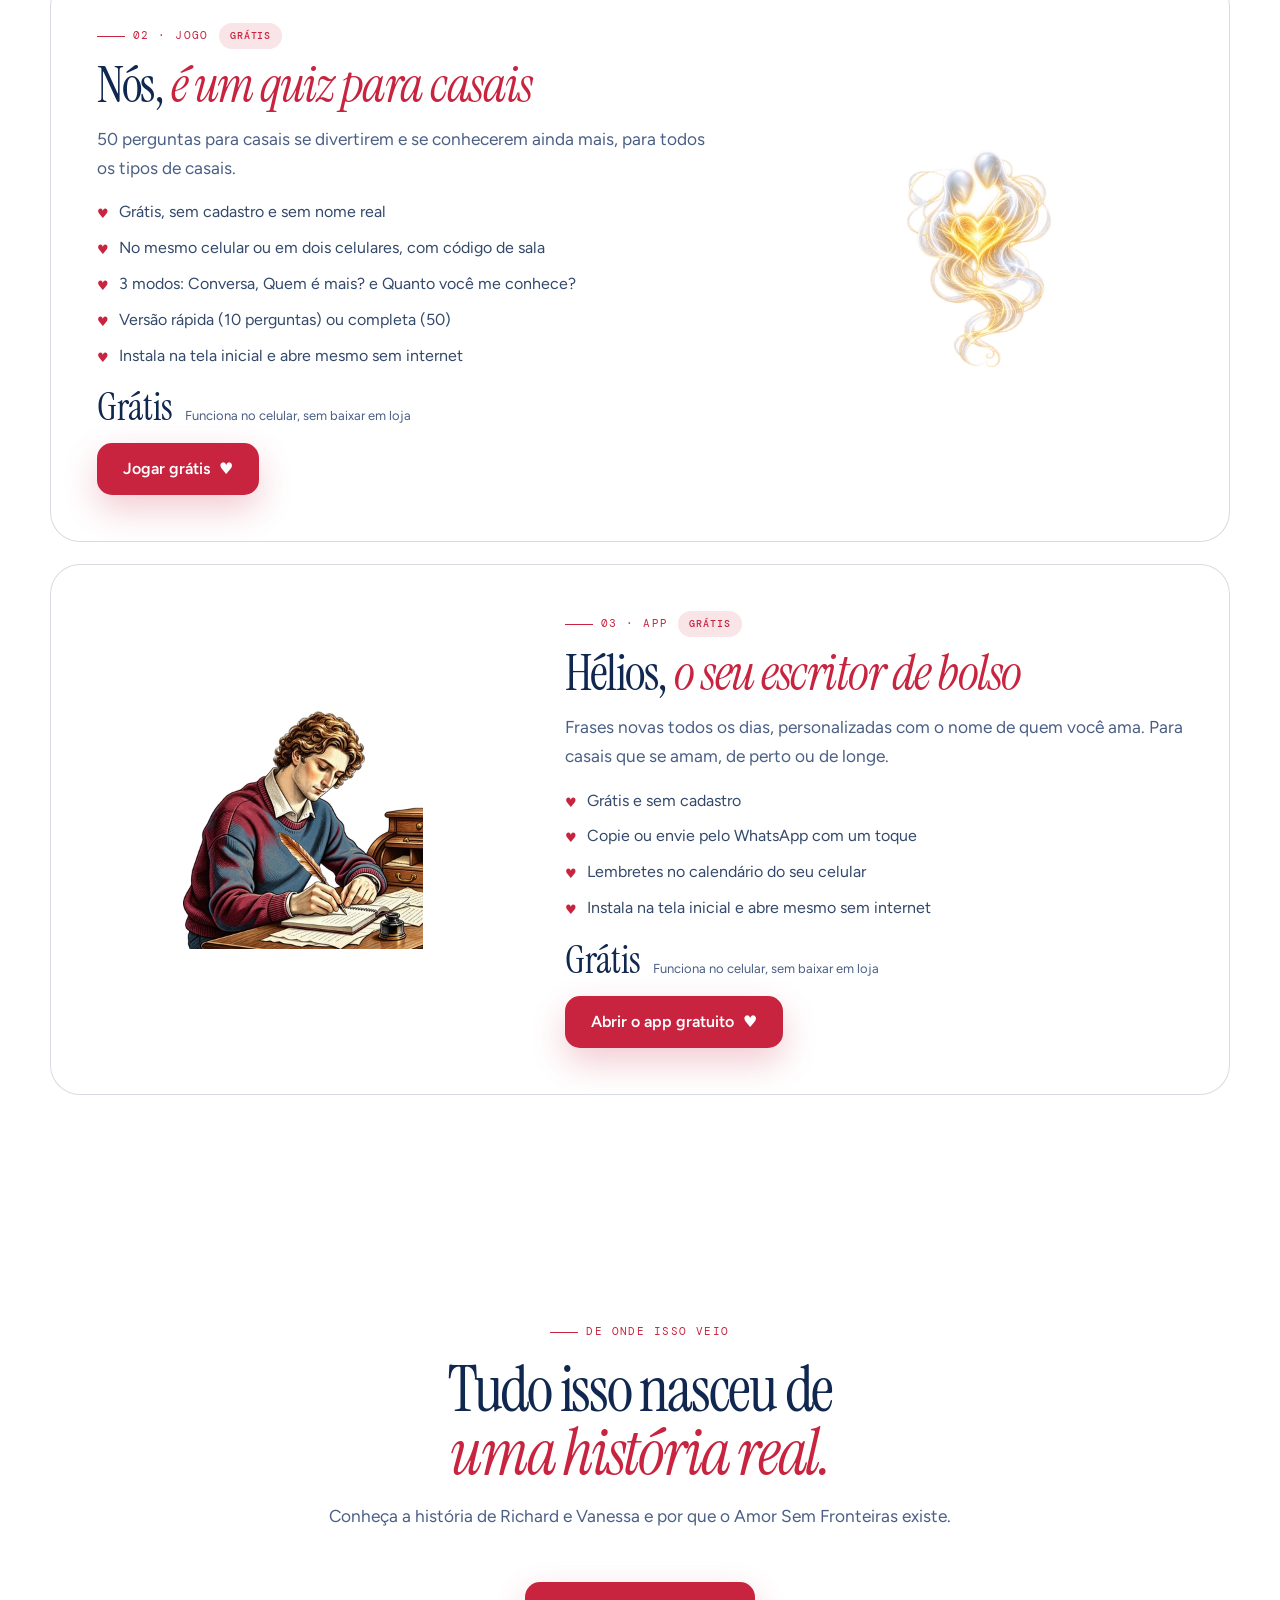
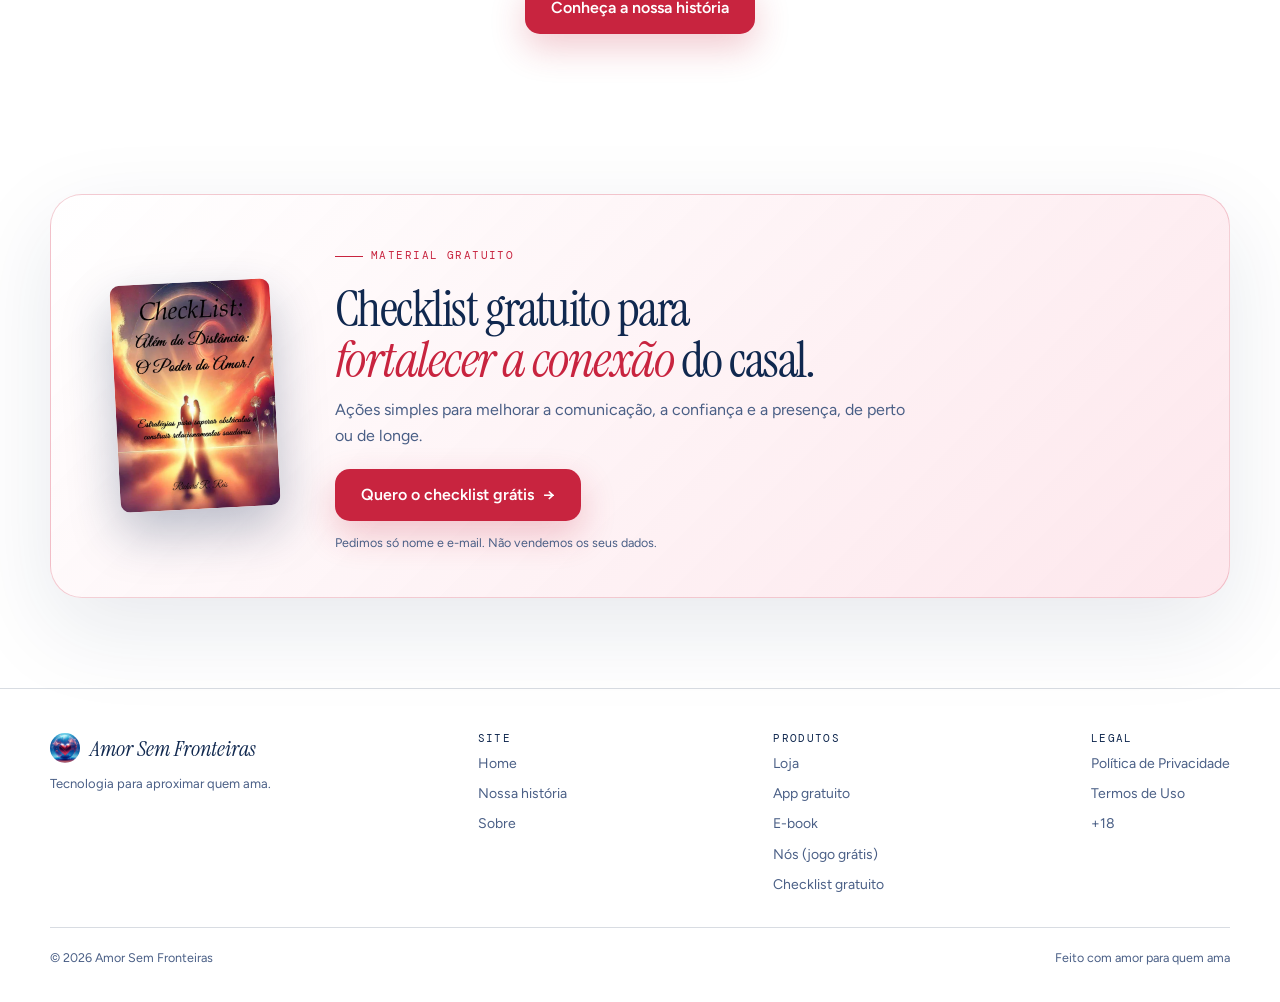
<file: produtos.html>
<!doctype html>
<html lang="pt-BR"><head><meta charset="utf-8"><meta name="viewport" content="width=device-width, initial-scale=1, viewport-fit=cover">
<meta name="theme-color" content="#e3effc"><title>Loja | Amor Sem Fronteiras</title><meta name="description" content="E-book, app grátis Hélios e jogos para casais: tudo do Amor Sem Fronteiras num só lugar.">
<link rel="canonical" href="https://amorsfronteiras.com.br/produtos.html"><meta property="og:type" content="website"><meta property="og:locale" content="pt_BR"><meta property="og:site_name" content="Amor Sem Fronteiras">
<meta property="og:title" content="Loja | Amor Sem Fronteiras"><meta property="og:description" content="E-book, app grátis Hélios e jogos para casais: tudo do Amor Sem Fronteiras num só lugar."><meta property="og:url" content="https://amorsfronteiras.com.br/produtos.html">
<meta property="og:image" content="https://amorsfronteiras.com.br/icons/og-image-1200.png"><meta property="og:image:width" content="1200"><meta property="og:image:height" content="630">
<meta name="twitter:card" content="summary_large_image"><meta name="twitter:image" content="https://amorsfronteiras.com.br/icons/og-image-1200.png">
<link rel="icon" type="image/png" href="icons/icon-192.png"><link rel="apple-touch-icon" href="icons/apple-touch-icon.png">
<link rel="preconnect" href="https://fonts.googleapis.com"><link rel="preconnect" href="https://fonts.gstatic.com" crossorigin>
<link rel="stylesheet" href="https://fonts.googleapis.com/css2?family=Instrument+Serif:ital@0;1&family=Figtree:wght@400;500;600;700&family=DM+Mono:wght@400;500&display=swap">
<link rel="stylesheet" href="site.css"><script>document.documentElement.classList.add("js")</script></head>
<body><a class="skip" href="#conteudo">Pular para o conteúdo</a><header class="site-header"><div class="container nav"><a href="index.html" class="brand" aria-label="Amor Sem Fronteiras, home"><img src="icons/icon-192.png" alt="" class="brand-logo" width="42" height="42"><span class="brand-name">Amor Sem Fronteiras</span></a><nav class="nav-links" id="menu" aria-label="Principal"><a href="index.html">Home</a><a href="historia.html">Nossa história</a><a href="produtos.html" aria-current="page">Loja</a><a href="ebook.html">E-book</a><a href="sobre.html">Sobre</a><a href="privacidade.html">Privacidade</a><a href="termos.html">Termos</a><a href="checklist.html" class="nav-cta">Checklist Gratuito</a></nav><a href="app/helios/index.html" class="btn btn-primary btn-small">App grátis</a><button class="menu-btn" type="button" aria-expanded="false" aria-controls="menu">Menu</button></div></header><main id="conteudo">
<!-- ====================== VÍDEO DO HOLOGRAMA (porta de entrada da loja) ====================== -->
<section class="loja-hero" id="inicio">
  <div class="container">
    <div class="loja-stage reveal">
      <div class="loja-stage-text">
        <div class="eyebrow">Loja · Amor Sem Fronteiras</div>
        <h1>Tudo para o amor <em>vencer a distância.</em></h1>
        <p class="lead">E-book, app e jogo para casais, criados a partir de uma história real. Escolha por onde começar.</p>
        <div class="btn-row">
          <a href="#vitrine" class="btn btn-primary">Ver os produtos <span aria-hidden="true">↓</span></a>
          <a href="app/helios/index.html" class="btn btn-secondary">Abrir o app grátis</a>
        </div>
      </div>

      <figure class="loja-video">
        <div class="loja-video-box">
          <!-- Mudo + loop + playsinline: toca sozinho no celular. O poster aparece enquanto carrega. -->
          <video id="holograma" autoplay muted loop playsinline preload="metadata" poster="video/holograma-poster.jpg" width="640" height="640"
                 aria-label="Vídeo ilustrativo: um casal em holograma girando sobre uma base luminosa">
            <source src="video/holograma-casal.mp4" type="video/mp4">
            <source src="video/holograma-casal.webm" type="video/webm">
          </video>
          <button class="video-toggle" id="holograma-btn" type="button" aria-label="Pausar o vídeo" aria-pressed="false">Pausar</button>
        </div>
      </figure>
    </div>
  </div>
</section>

<!-- ================================== VITRINE ================================== -->
<section class="section" id="vitrine" style="padding-top:60px">
  <div class="container">
    <div class="section-header reveal">
      <div class="eyebrow">A vitrine</div>
      <h2 class="section-title">Escolha por onde <em>começar.</em></h2>
      <p class="lead">Um e-book para ler, um app grátis para usar todos os dias e um jogo grátis para se divertirem juntos.</p>
    </div>

    <div class="loja-list">

      <!-- ------------------------------- 01 · E-BOOK ------------------------------- -->
      <article class="loja-item reveal" id="e-book">
        <div class="loja-media"><img src="img/capa-ebook.webp" alt="Capa do e-book Além da Distância: O Poder do Amor" width="723" height="1024" loading="lazy" decoding="async" class="loja-capa"></div>
        <div class="loja-info">
          <div class="loja-meta"><span class="eyebrow">01 · E-book</span><span class="badge on">Disponível</span></div>
          <h2>Além da Distância: <em>O Poder do Amor</em></h2>
          <p class="lead">Estratégias práticas e histórias reais para transformar a saudade em presença emocional, mesmo quando a distância existe.</p>
          <ul class="book-ticks">
            <li>Comunicação que aproxima</li>
            <li>Planos reais para o futuro</li>
            <li>Ferramentas práticas e rituais diários</li>
            <li>Bônus: Checklist Interativo</li>
          </ul>
          <!-- O preço e o link vêm do site-config.js (data-preco / data-ebook) -->
          <div class="price-line"><b data-preco>R$ 27,99</b><span>Entrega digital pela Amazon</span></div>
          <div class="btn-row">
            <a href="https://www.amazon.com.br/dp/B0F16T9FC4" class="btn btn-primary" data-ebook target="_blank" rel="noopener">Comprar na Amazon <span aria-hidden="true">→</span></a>
            <a href="ebook.html" class="btn btn-secondary">Ver detalhes e prévia</a>
          </div>
          <p class="fine">Pagamento seguro pela Amazon.</p>
        </div>
      </article>

	<!-- -------------------------------- 02 · JOGOS ------------------------------- -->
      <article class="loja-item reveal" id="jogos">
        <div class="loja-media"><img src="icons/nos-dois-medalhao-360.webp" alt="Nós: duas almas de luz com um coração dourado entre elas" width="240" height="240" loading="lazy" decoding="async" class="loja-helios"></div>
        <div class="loja-info">
          <div class="loja-meta"><span class="eyebrow">02 · Jogo</span><span class="badge on">Grátis</span></div>
          <h2>Nós, <em>é um quiz para casais</em></h2>
          <p class="lead">50 perguntas para casais se divertirem e se conhecerem ainda mais, para todos os tipos de casais.</p>
          <ul class="book-ticks">
            <li>Grátis, sem cadastro e sem nome real</li>
            <li>No mesmo celular ou em dois celulares, com código de sala</li>
            <li>3 modos: Conversa, Quem é mais? e Quanto você me conhece?</li>
            <li>Versão rápida (10 perguntas) ou completa (50)</li>
            <li>Instala na tela inicial e abre mesmo sem internet</li>
          </ul>
          <div class="price-line"><b>Grátis</b><span>Funciona no celular, sem baixar em loja</span></div>
          <div class="btn-row">
            <a href="app/nos-dois/index.html" class="btn btn-primary">Jogar grátis <span aria-hidden="true">♥</span></a>
          </div>
        </div>
      </article>

      <!-- ------------------------------- 03 · HÉLIOS ------------------------------- -->
      <article class="loja-item reveal" id="app">
        <div class="loja-media"><img src="icons/helios-escritor-360.webp" alt="Hélios, o seu escritor de bolso, escrevendo no pergaminho" width="240" height="240" loading="lazy" decoding="async" class="loja-helios"></div>
        <div class="loja-info">
          <div class="loja-meta"><span class="eyebrow">03 · App</span><span class="badge on">Grátis</span></div>
          <h2>Hélios, <em>o seu escritor de bolso</em></h2>
          <p class="lead">Frases novas todos os dias, personalizadas com o nome de quem você ama. Para casais que se amam, de perto ou de longe.</p>
          <ul class="book-ticks">
            <li>Grátis e sem cadastro</li>
            <li>Copie ou envie pelo WhatsApp com um toque</li>
            <li>Lembretes no calendário do seu celular</li>
            <li>Instala na tela inicial e abre mesmo sem internet</li>
          </ul>
          <div class="price-line"><b>Grátis</b><span>Funciona no celular, sem baixar em loja</span></div>
          <div class="btn-row">
            <a href="app/helios/index.html" class="btn btn-primary">Abrir o app gratuito <span aria-hidden="true">♥</span></a>
          </div>
        </div>
      </article>

    </div>
  </div>
</section>

<!-- ============================ CHAMADA FINAL ============================ -->
<section class="section final">
  <div class="container">
    <div class="section-header reveal">
      <div class="eyebrow center">De onde isso veio</div>
      <h2 class="section-title">Tudo isso nasceu de <em>uma história real.</em></h2>
      <p class="lead">Conheça a história de Richard e Vanessa e por que o Amor Sem Fronteiras existe.</p>
    </div>
    <div class="reveal btn-row center">
      <a href="historia.html" class="btn btn-primary">Conheça a nossa história</a>
    </div>
  </div>
</section>
<!-- ============ CTA: CHECKLIST GRATUITO (aparece em todas as páginas) ============ -->
<section class="section cta-wrap" aria-labelledby="cta-check-titulo">
  <div class="container">
    <div class="cta-check reveal">
      <img class="cta-check-cover" src="img/capa-checklist-500.webp" alt="Capa do Checklist gratuito para casais" width="160" height="227" loading="lazy" decoding="async">
      <div>
        <div class="eyebrow">Material gratuito</div>
        <h2 id="cta-check-titulo">Checklist gratuito para <em>fortalecer a conexão</em> do casal.</h2>
        <p>Ações simples para melhorar a comunicação, a confiança e a presença, de perto ou de longe.</p>
        <div class="btn-row"><a href="checklist.html" class="btn btn-primary">Quero o checklist grátis <span aria-hidden="true">→</span></a></div>
        <p class="fine">Pedimos só nome e e-mail. Não vendemos os seus dados.</p>
      </div>
    </div>
  </div>
</section>
</main><footer class="site-footer"><div class="container"><div class="footer-grid">
<div><div class="footer-brand"><img src="icons/icon-192.png" alt="" class="footer-logo" width="30" height="30" loading="lazy"><span>Amor Sem Fronteiras</span></div><p class="footer-tag">Tecnologia para aproximar quem ama.</p></div>
<div class="footer-col"><b>Site</b><a href="index.html">Home</a><a href="historia.html">Nossa história</a><a href="sobre.html">Sobre</a></div>
<div class="footer-col"><b>Produtos</b><a href="produtos.html">Loja</a><a href="app/helios/index.html">App gratuito</a><a href="ebook.html">E-book</a><a href="app/nos-dois/index.html">Nós (jogo grátis)</a><a href="checklist.html">Checklist gratuito</a></div>
<div class="footer-col"><b>Legal</b><a href="privacidade.html">Política de Privacidade</a><a href="termos.html">Termos de Uso</a><a href="mais-de-18.html">+18</a></div>
</div><div class="footer-end"><span>© <span data-year>2026</span> Amor Sem Fronteiras</span><span>Feito com amor para quem ama</span></div></div></footer>
<script>
/* Vídeo do holograma: botão Pausar/Reproduzir. Quem usa "reduzir movimento" no aparelho vê só a imagem parada. */
(function () {
  var v = document.getElementById("holograma"), b = document.getElementById("holograma-btn");
  if (!v || !b) return;
  function rotulo() {
    var parado = v.paused;
    b.textContent = parado ? "Reproduzir" : "Pausar";
    b.setAttribute("aria-label", parado ? "Reproduzir o vídeo" : "Pausar o vídeo");
    b.setAttribute("aria-pressed", parado ? "true" : "false");
  }
  if (window.matchMedia && matchMedia("(prefers-reduced-motion: reduce)").matches) { v.removeAttribute("autoplay"); v.pause(); }
  b.addEventListener("click", function () { if (v.paused) { var p = v.play(); if (p && p.catch) p.catch(function () {}); } else { v.pause(); } });
  v.addEventListener("play", rotulo); v.addEventListener("pause", rotulo); rotulo();
})();
</script>
<script src="site-config.js"></script><script src="site.js"></script></body></html>
</file>
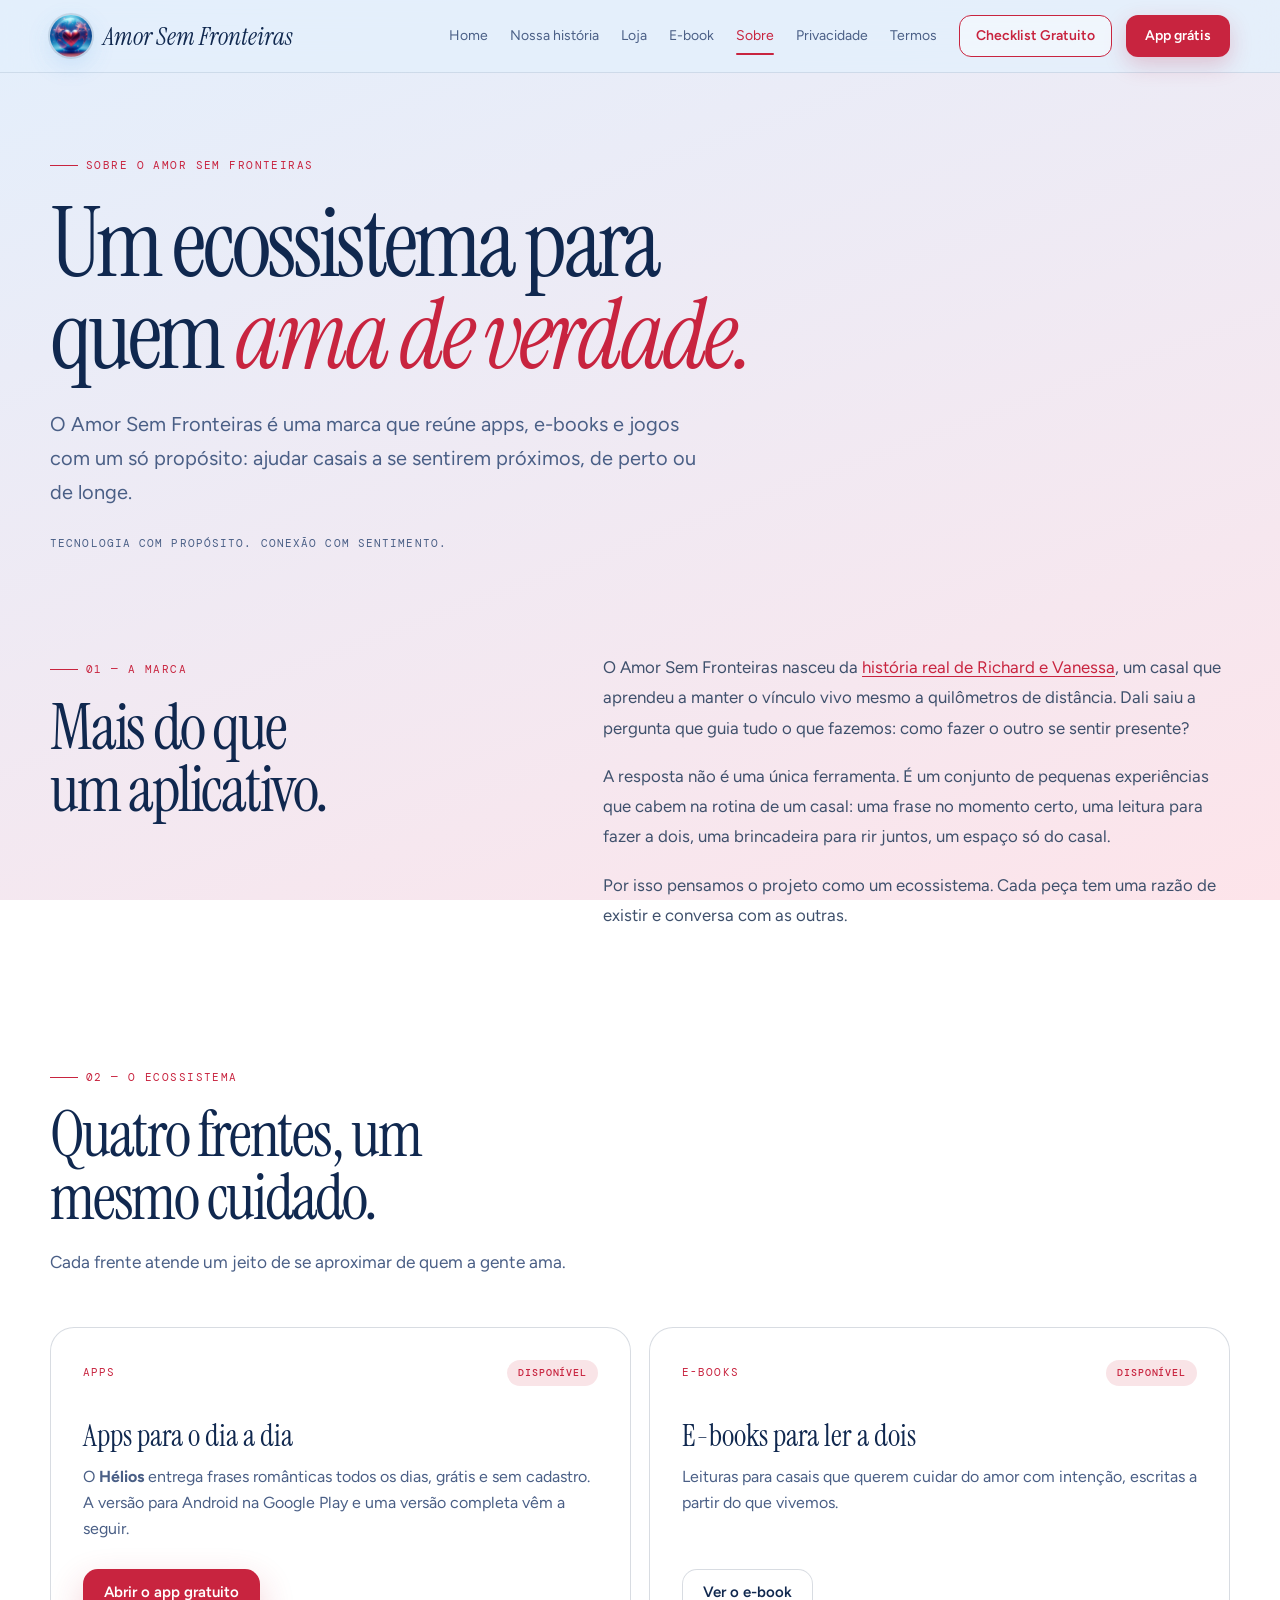
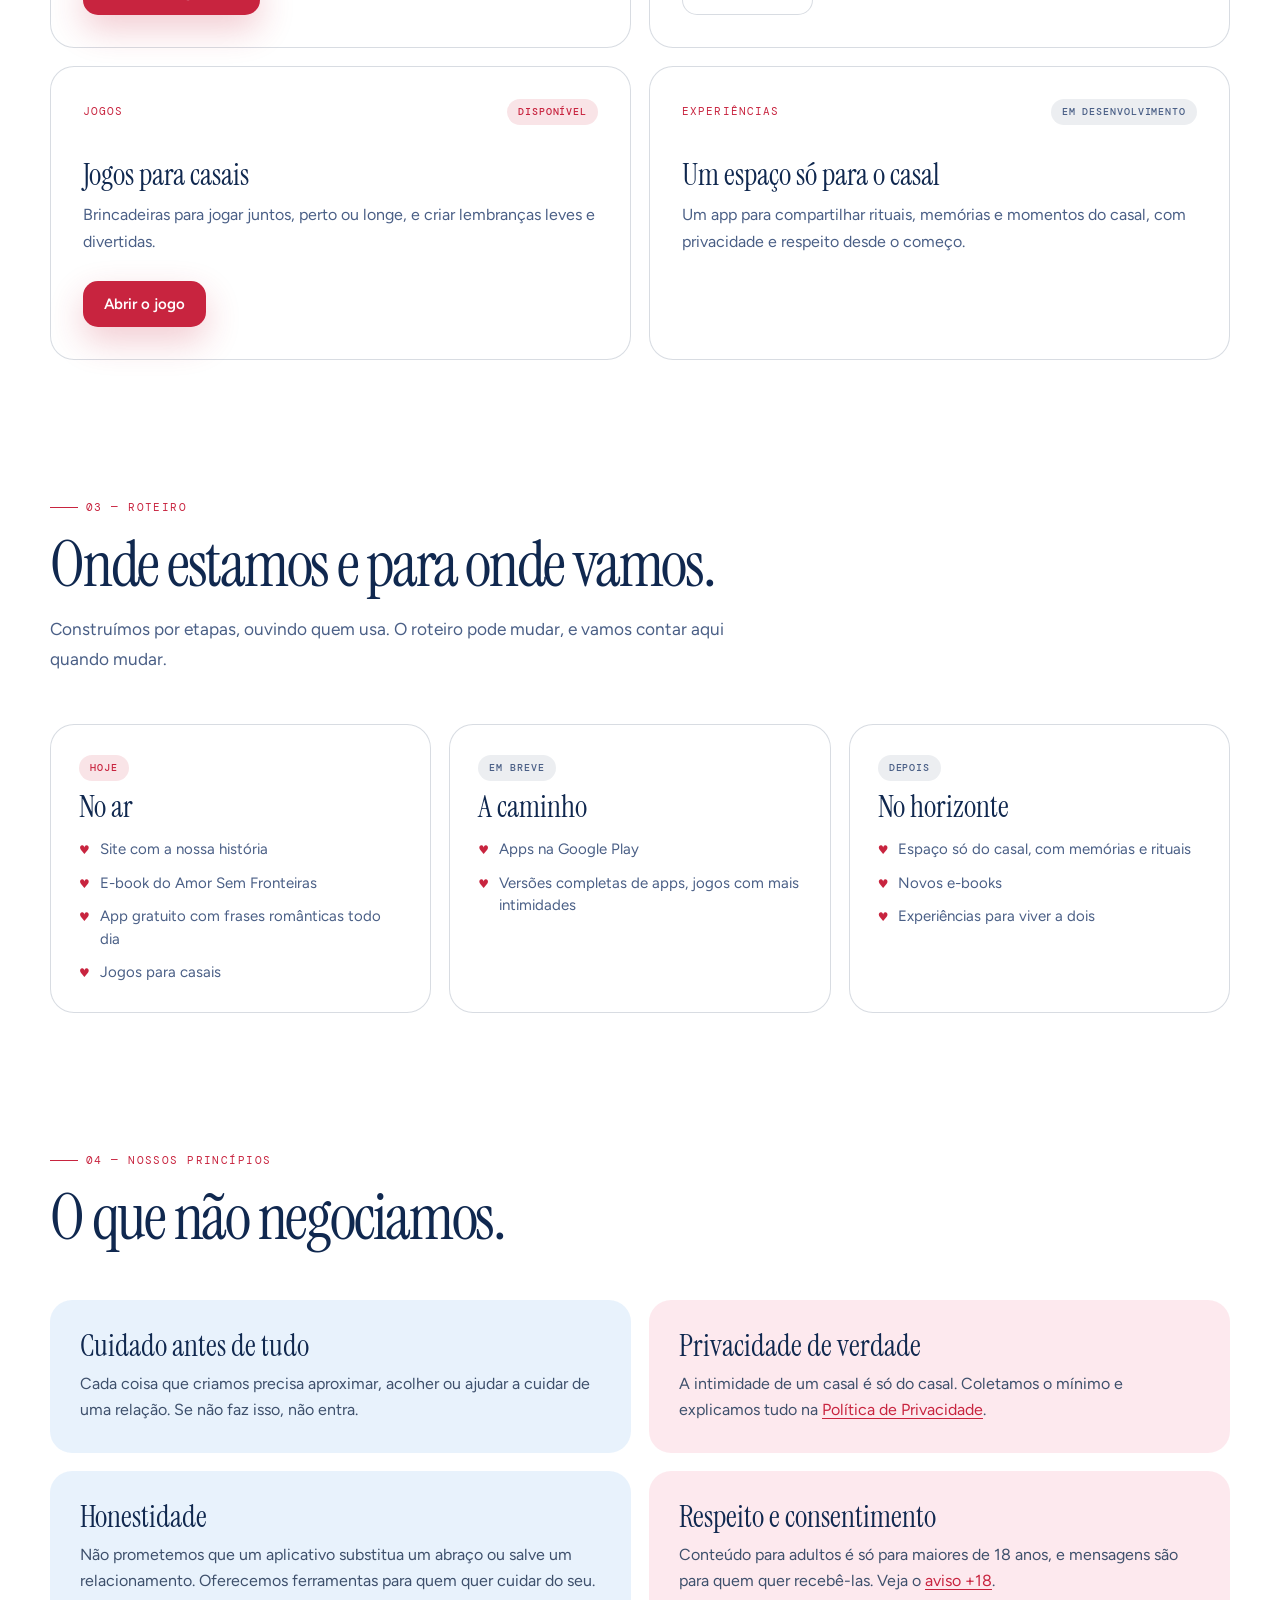
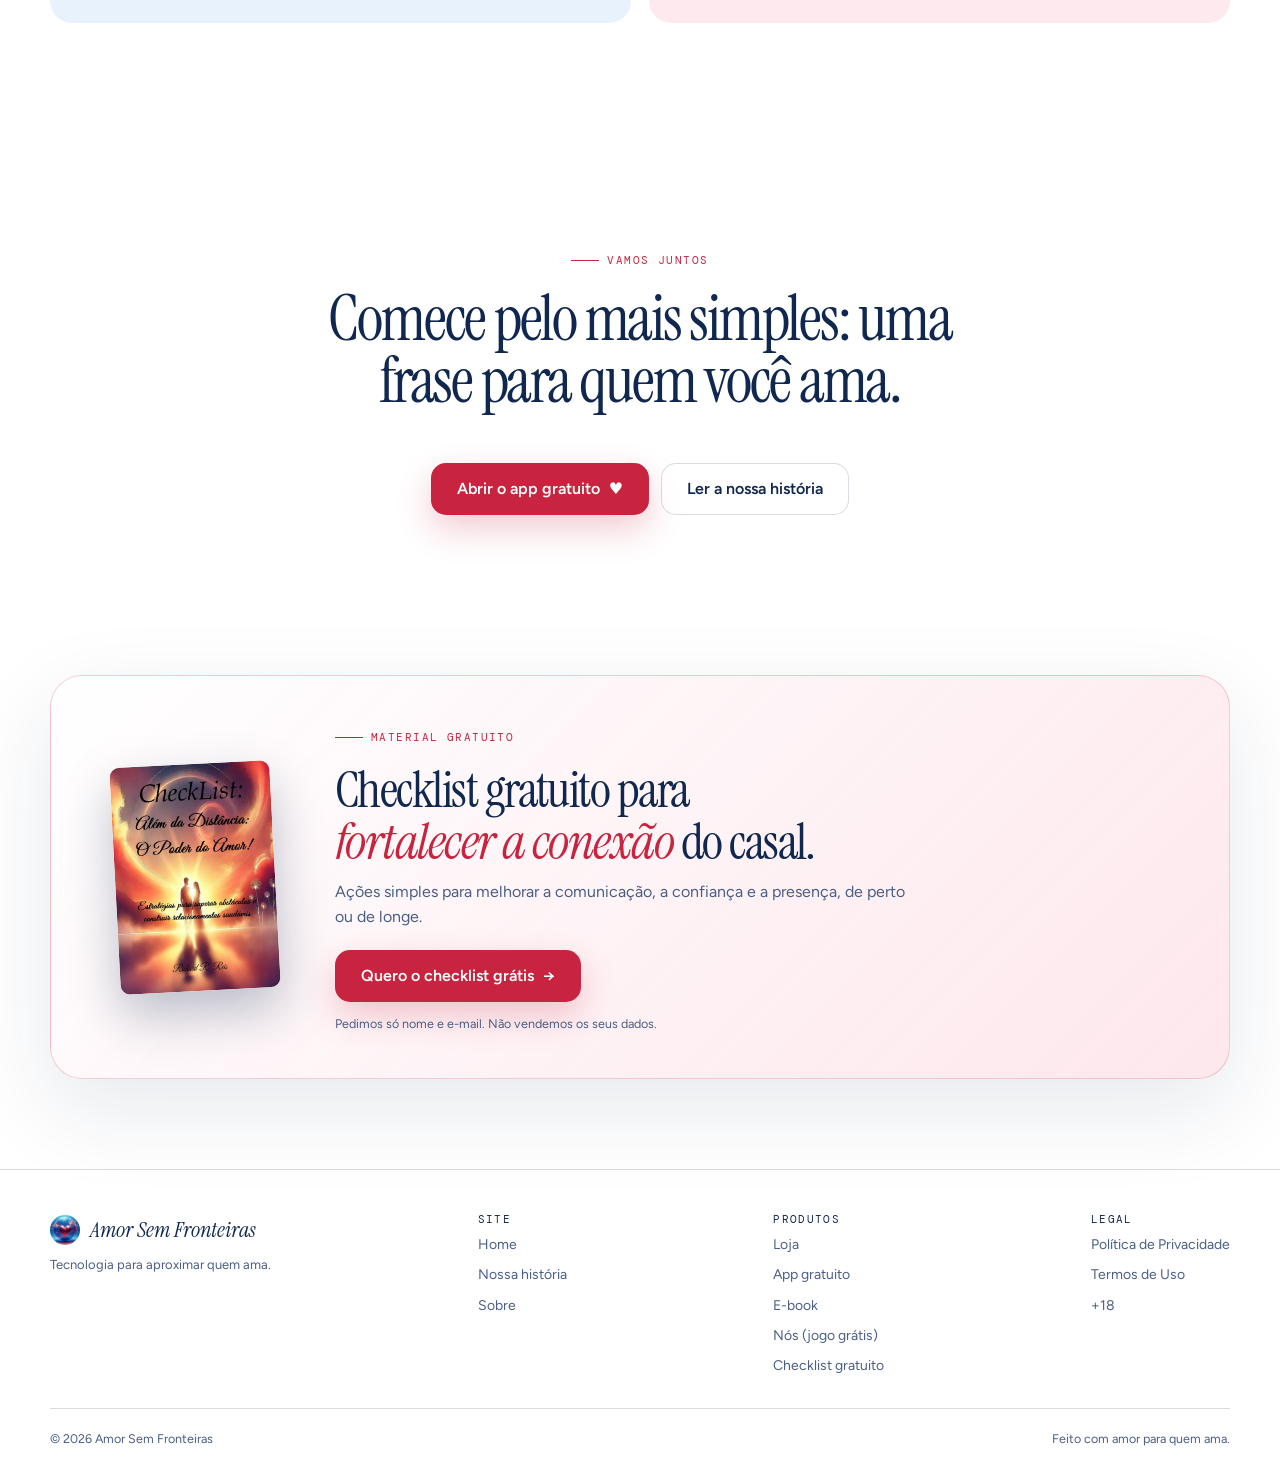
<file: sobre.html>
<!doctype html>
<html lang="pt-BR"><head><meta charset="utf-8"><meta name="viewport" content="width=device-width, initial-scale=1, viewport-fit=cover">
<meta name="theme-color" content="#e3effc"><title>Sobre o projeto | Amor Sem Fronteiras</title><meta name="description" content="O ecossistema Amor Sem Fronteiras: apps, e-books e jogos para aproximar quem ama.">
<link rel="canonical" href="https://amorsfronteiras.com.br/sobre.html"><meta property="og:type" content="website"><meta property="og:locale" content="pt_BR"><meta property="og:site_name" content="Amor Sem Fronteiras">
<meta property="og:title" content="Sobre o projeto | Amor Sem Fronteiras"><meta property="og:description" content="O ecossistema Amor Sem Fronteiras: apps, e-books e jogos para aproximar quem ama."><meta property="og:url" content="https://amorsfronteiras.com.br/sobre.html">
<meta property="og:image" content="https://amorsfronteiras.com.br/icons/og-image-1200.png"><meta property="og:image:width" content="1200"><meta property="og:image:height" content="630">
<meta name="twitter:card" content="summary_large_image"><meta name="twitter:image" content="https://amorsfronteiras.com.br/icons/og-image-1200.png">
<link rel="icon" type="image/png" href="icons/icon-192.png"><link rel="apple-touch-icon" href="icons/apple-touch-icon.png">
<link rel="preconnect" href="https://fonts.googleapis.com"><link rel="preconnect" href="https://fonts.gstatic.com" crossorigin>
<link rel="stylesheet" href="https://fonts.googleapis.com/css2?family=Instrument+Serif:ital@0;1&family=Figtree:wght@400;500;600;700&family=DM+Mono:wght@400;500&display=swap">
<link rel="stylesheet" href="site.css"><script>document.documentElement.classList.add("js")</script></head>
<body><a class="skip" href="#conteudo">Pular para o conteúdo</a><header class="site-header"><div class="container nav"><a href="index.html" class="brand" aria-label="Amor Sem Fronteiras, home"><img src="icons/icon-192.png" alt="" class="brand-logo" width="42" height="42"><span class="brand-name">Amor Sem Fronteiras</span></a><nav class="nav-links" id="menu" aria-label="Principal"><a href="index.html">Home</a><a href="historia.html">Nossa história</a><a href="produtos.html">Loja</a><a href="ebook.html">E-book</a><a href="sobre.html" aria-current="page">Sobre</a><a href="privacidade.html">Privacidade</a><a href="termos.html">Termos</a><a href="checklist.html" class="nav-cta">Checklist Gratuito</a></nav><a href="app/helios/index.html" class="btn btn-primary btn-small">App grátis</a><button class="menu-btn" type="button" aria-expanded="false" aria-controls="menu">Menu</button></div></header><main id="conteudo"><section class="page-hero">
  <div class="container">
    <div class="eyebrow">Sobre o Amor Sem Fronteiras</div>
    <h1>Um ecossistema para quem <em>ama de verdade.</em></h1>
    <p>O Amor Sem Fronteiras é uma marca que reúne apps, e-books e jogos com um só propósito: ajudar casais a se sentirem próximos, de perto ou de longe.</p>
    <div class="sub">Tecnologia com propósito. Conexão com sentimento.</div>
  </div>
</section>

<section class="section" style="padding-top:30px" id="marca">
  <div class="container split">
    <div class="reveal">
      <div class="eyebrow">01 — A marca</div>
      <h2 class="section-title">Mais do que um aplicativo.</h2>
    </div>
    <div class="prose reveal">
      <p>O Amor Sem Fronteiras nasceu da <a href="historia.html" style="color:var(--accent);text-decoration:underline;text-underline-offset:3px">história real de Richard e Vanessa</a>, um casal que aprendeu a manter o vínculo vivo mesmo a quilômetros de distância. Dali saiu a pergunta que guia tudo o que fazemos: como fazer o outro se sentir presente?</p>
      <p>A resposta não é uma única ferramenta. É um conjunto de pequenas experiências que cabem na rotina de um casal: uma frase no momento certo, uma leitura para fazer a dois, uma brincadeira para rir juntos, um espaço só do casal.</p>
      <p>Por isso pensamos o projeto como um ecossistema. Cada peça tem uma razão de existir e conversa com as outras.</p>
    </div>
  </div>
</section>

<section class="section" id="ecossistema" style="padding-top:20px">
  <div class="container">
    <div class="section-header reveal">
      <div class="eyebrow">02 — O ecossistema</div>
      <h2 class="section-title">Quatro frentes, um mesmo cuidado.</h2>
      <p class="lead">Cada frente atende um jeito de se aproximar de quem a gente ama.</p>
    </div>
    <div class="cards two">
      <article class="card reveal">
        <div class="card-top"><span class="card-number">APPS</span><span class="badge on">Disponível</span></div>
        <h3>Apps para o dia a dia</h3>
        <p>O <b>Hélios</b> entrega frases românticas todos os dias, grátis e sem cadastro. A versão para Android na Google Play e uma versão completa vêm a seguir.</p>
        <div class="btn-row"><a href="app/helios/index.html" class="btn btn-primary">Abrir o app gratuito</a></div>
      </article>
      <article class="card reveal">
        <div class="card-top"><span class="card-number">E-BOOKS</span><span class="badge on">Disponível</span></div>
        <h3>E-books para ler a dois</h3>
        <p>Leituras para casais que querem cuidar do amor com intenção, escritas a partir do que vivemos.</p>
        <div class="btn-row"><a href="ebook.html" class="btn btn-secondary">Ver o e-book</a></div>
      </article>
      <article class="card reveal">
        <div class="card-top"><span class="card-number">JOGOS</span><span class="badge on">Disponível</span></div>
        <h3>Jogos para casais</h3>
        <p>Brincadeiras para jogar juntos, perto ou longe, e criar lembranças leves e divertidas.</p>
	<div class="btn-row"><a href="app/nos-dois/index.html" class="btn btn-primary">Abrir o jogo</a></div>
      </article>
      <article class="card reveal">
        <div class="card-top"><span class="card-number">EXPERIÊNCIAS</span><span class="badge">Em desenvolvimento</span></div>
        <h3>Um espaço só para o casal</h3>
        <p>Um app para compartilhar rituais, memórias e momentos do casal, com privacidade e respeito desde o começo.</p>
      </article>
    </div>
  </div>
</section>

<section class="section" id="roteiro" style="padding-top:20px">
  <div class="container">
    <div class="section-header reveal">
      <div class="eyebrow">03 — Roteiro</div>
      <h2 class="section-title">Onde estamos e para onde vamos.</h2>
      <p class="lead">Construímos por etapas, ouvindo quem usa. O roteiro pode mudar, e vamos contar aqui quando mudar.</p>
    </div>
    <div class="road reveal">
      <div class="road-col"><span class="badge on">Hoje</span><h3>No ar</h3><ul><li>Site com a nossa história</li><li>E-book do Amor Sem Fronteiras</li><li>App gratuito com frases românticas todo dia</li><li>Jogos para casais</li></ul></div>
      <div class="road-col"><span class="badge">Em breve</span><h3>A caminho</h3><ul><li>Apps na Google Play</li><li>Versões completas de apps, jogos com mais intimidades</li></ul></div>
      <div class="road-col"><span class="badge">Depois</span><h3>No horizonte</h3><ul><li>Espaço só do casal, com memórias e rituais</li><li>Novos e-books</li><li>Experiências para viver a dois</li></ul></div>
    </div>
  </div>
</section>

<section class="section" id="principios" style="padding-top:20px">
  <div class="container">
    <div class="section-header reveal">
      <div class="eyebrow">04 — Nossos princípios</div>
      <h2 class="section-title">O que não negociamos.</h2>
    </div>
    <div class="principles reveal">
      <div class="principle"><h3>Cuidado antes de tudo</h3><p>Cada coisa que criamos precisa aproximar, acolher ou ajudar a cuidar de uma relação. Se não faz isso, não entra.</p></div>
      <div class="principle"><h3>Privacidade de verdade</h3><p>A intimidade de um casal é só do casal. Coletamos o mínimo e explicamos tudo na <a href="privacidade.html" style="color:var(--accent);text-decoration:underline;text-underline-offset:3px">Política de Privacidade</a>.</p></div>
      <div class="principle"><h3>Honestidade</h3><p>Não prometemos que um aplicativo substitua um abraço ou salve um relacionamento. Oferecemos ferramentas para quem quer cuidar do seu.</p></div>
      <div class="principle"><h3>Respeito e consentimento</h3><p>Conteúdo para adultos é só para maiores de 18 anos, e mensagens são para quem quer recebê-las. Veja o <a href="mais-de-18.html" style="color:var(--accent);text-decoration:underline;text-underline-offset:3px">aviso +18</a>.</p></div>
    </div>
  </div>
</section>

<section class="section final">
  <div class="container">
    <div class="section-header reveal">
      <div class="eyebrow center">Vamos juntos</div>
      <h2 class="section-title">Comece pelo mais simples: uma frase para quem você ama.</h2>
    </div>
    <div class="reveal btn-row center">
      <a href="app/helios/index.html" class="btn btn-primary">Abrir o app gratuito <span aria-hidden="true">♥</span></a>
      <a href="historia.html" class="btn btn-secondary">Ler a nossa história</a>
    </div>
  </div>
</section>
<!-- ============ CTA: CHECKLIST GRATUITO (aparece em todas as páginas) ============ -->
<section class="section cta-wrap" aria-labelledby="cta-check-titulo">
  <div class="container">
    <div class="cta-check reveal">
      <img class="cta-check-cover" src="img/capa-checklist-500.webp" alt="Capa do Checklist gratuito para casais" width="160" height="227" loading="lazy" decoding="async">
      <div>
        <div class="eyebrow">Material gratuito</div>
        <h2 id="cta-check-titulo">Checklist gratuito para <em>fortalecer a conexão</em> do casal.</h2>
        <p>Ações simples para melhorar a comunicação, a confiança e a presença, de perto ou de longe.</p>
        <div class="btn-row"><a href="checklist.html" class="btn btn-primary">Quero o checklist grátis <span aria-hidden="true">→</span></a></div>
        <p class="fine">Pedimos só nome e e-mail. Não vendemos os seus dados.</p>
      </div>
    </div>
  </div>
</section>
</main><footer class="site-footer"><div class="container"><div class="footer-grid">
<div><div class="footer-brand"><img src="icons/icon-192.png" alt="" class="footer-logo" width="30" height="30" loading="lazy"><span>Amor Sem Fronteiras</span></div><p class="footer-tag">Tecnologia para aproximar quem ama.</p></div>
<div class="footer-col"><b>Site</b><a href="index.html">Home</a><a href="historia.html">Nossa história</a><a href="sobre.html">Sobre</a></div>
<div class="footer-col"><b>Produtos</b><a href="produtos.html">Loja</a><a href="app/helios/index.html">App gratuito</a><a href="ebook.html">E-book</a><a href="app/nos-dois/index.html">Nós (jogo grátis)</a><a href="checklist.html">Checklist gratuito</a></div>
<div class="footer-col"><b>Legal</b><a href="privacidade.html">Política de Privacidade</a><a href="termos.html">Termos de Uso</a><a href="mais-de-18.html">+18</a></div>
</div><div class="footer-end"><span>© <span data-year>2026</span> Amor Sem Fronteiras</span><span>Feito com amor para quem ama.</span></div></div></footer>
<script src="site-config.js"></script><script src="site.js"></script></body></html>
</file>
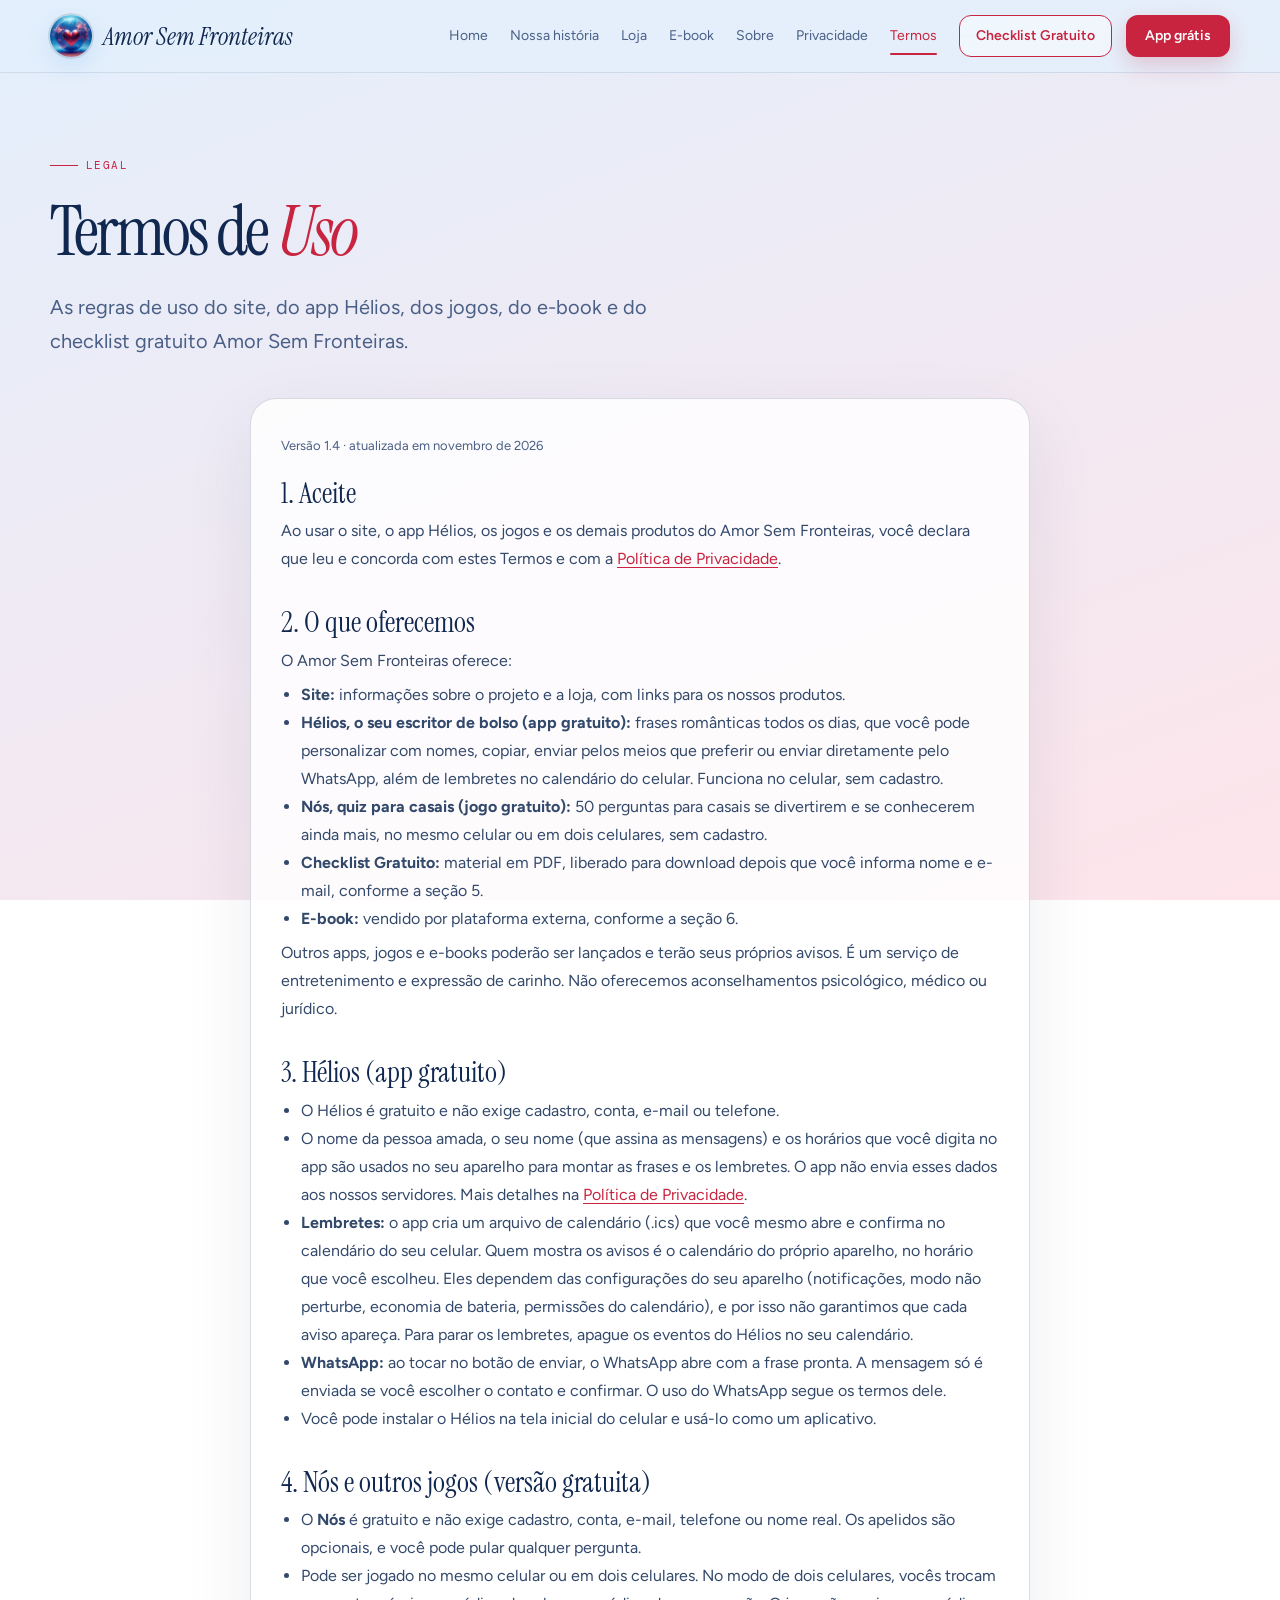
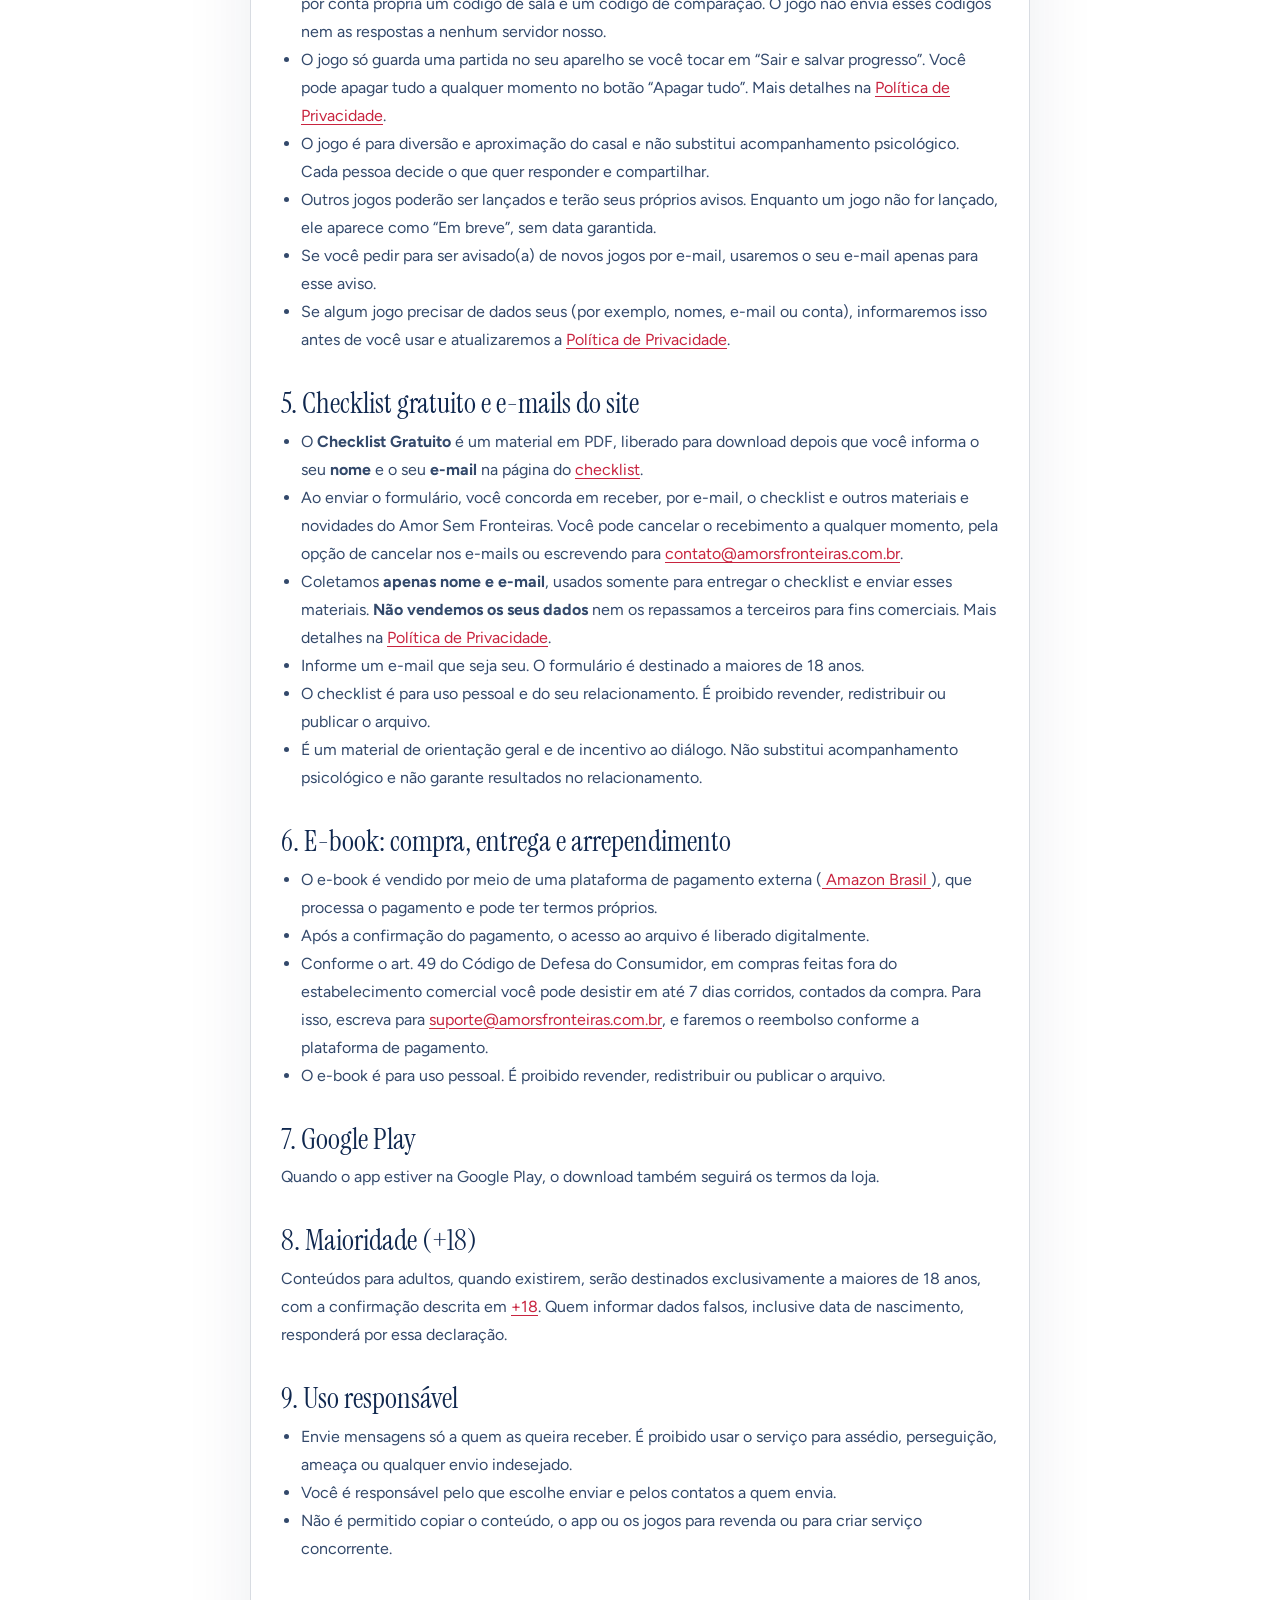
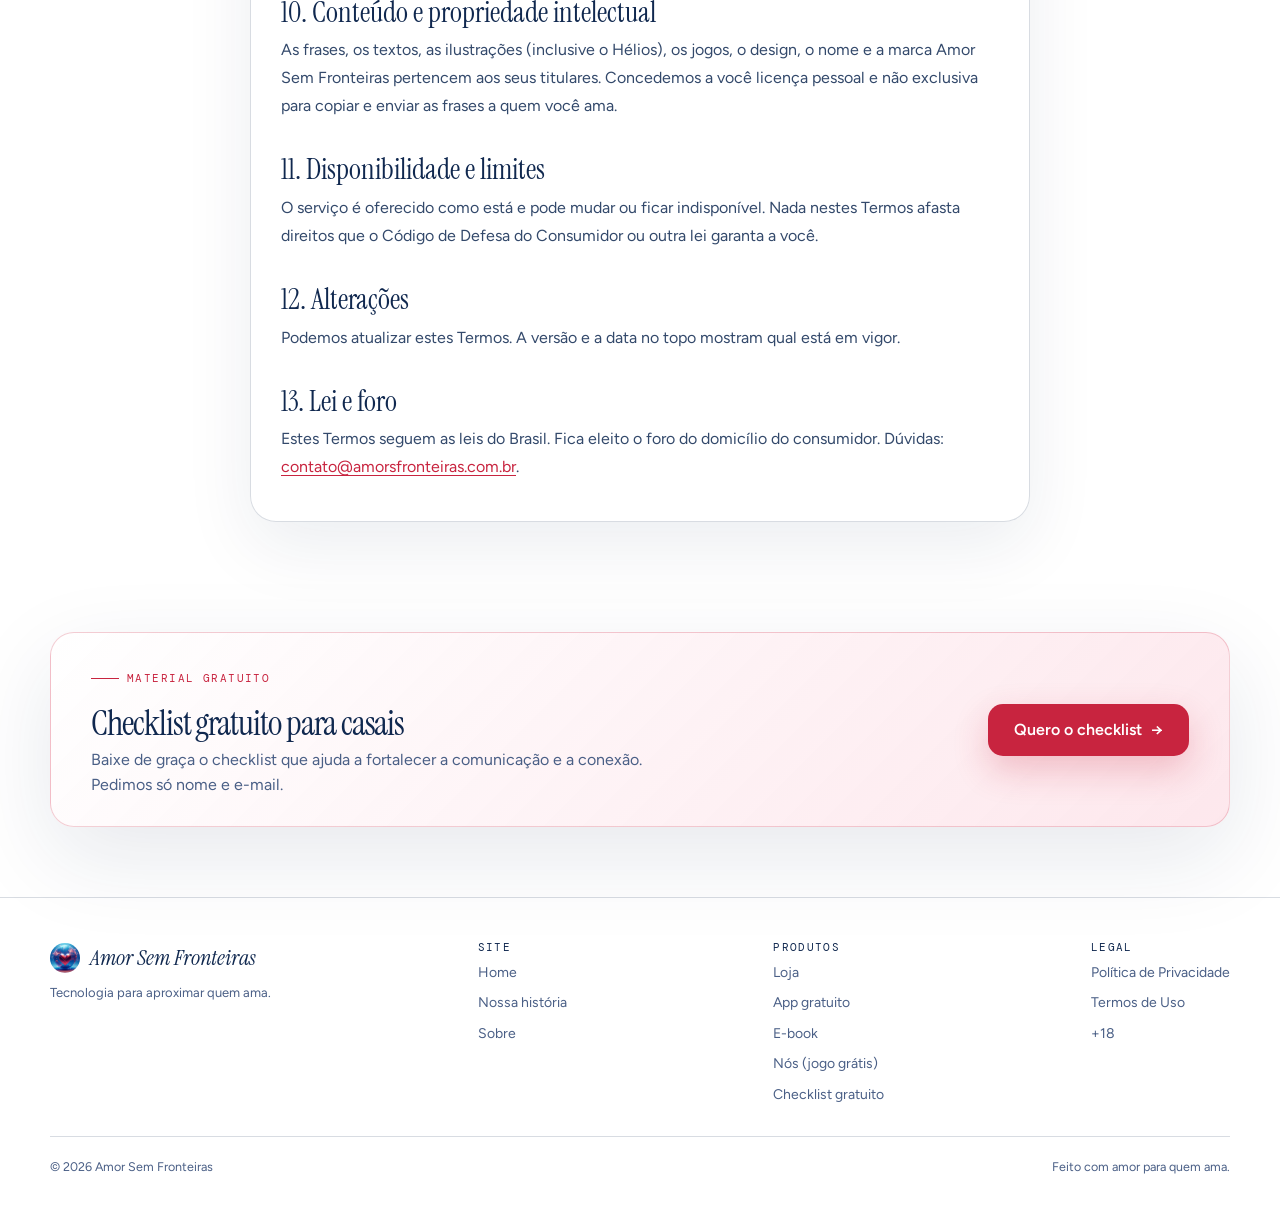
<file: termos.html>
<!doctype html>
<html lang="pt-BR"><head><meta charset="utf-8"><meta name="viewport" content="width=device-width, initial-scale=1, viewport-fit=cover">
<meta name="theme-color" content="#e3effc"><title>Termos de Uso | Amor Sem Fronteiras</title><meta name="description" content="Regras de uso do site, do app Hélios, dos jogos, do e-book e do checklist gratuito Amor Sem Fronteiras.">
<link rel="canonical" href="https://amorsfronteiras.com.br/termos.html"><meta property="og:type" content="website"><meta property="og:locale" content="pt_BR"><meta property="og:site_name" content="Amor Sem Fronteiras">
<meta property="og:title" content="Termos de Uso | Amor Sem Fronteiras"><meta property="og:description" content="Regras de uso do site, do app Hélios, dos jogos, do e-book e do checklist gratuito Amor Sem Fronteiras."><meta property="og:url" content="https://amorsfronteiras.com.br/termos.html">
<meta property="og:image" content="https://amorsfronteiras.com.br/icons/og-image-1200.png"><meta property="og:image:width" content="1200"><meta property="og:image:height" content="630">
<meta name="twitter:card" content="summary_large_image"><meta name="twitter:image" content="https://amorsfronteiras.com.br/icons/og-image-1200.png">
<link rel="icon" type="image/png" href="icons/icon-192.png"><link rel="apple-touch-icon" href="icons/apple-touch-icon.png">
<link rel="preconnect" href="https://fonts.googleapis.com"><link rel="preconnect" href="https://fonts.gstatic.com" crossorigin>
<link rel="stylesheet" href="https://fonts.googleapis.com/css2?family=Instrument+Serif:ital@0;1&family=Figtree:wght@400;500;600;700&family=DM+Mono:wght@400;500&display=swap">
<link rel="stylesheet" href="site.css"><script>document.documentElement.classList.add("js")</script></head>
<body><a class="skip" href="#conteudo">Pular para o conteúdo</a><header class="site-header"><div class="container nav"><a href="index.html" class="brand" aria-label="Amor Sem Fronteiras, home"><img src="icons/icon-192.png" alt="" class="brand-logo" width="42" height="42"><span class="brand-name">Amor Sem Fronteiras</span></a><nav class="nav-links" id="menu" aria-label="Principal"><a href="index.html">Home</a><a href="historia.html">Nossa história</a><a href="produtos.html">Loja</a><a href="ebook.html">E-book</a><a href="sobre.html">Sobre</a><a href="privacidade.html">Privacidade</a><a href="termos.html" aria-current="page">Termos</a><a href="checklist.html" class="nav-cta">Checklist Gratuito</a></nav><a href="app/helios/index.html" class="btn btn-primary btn-small">App grátis</a><button class="menu-btn" type="button" aria-expanded="false" aria-controls="menu">Menu</button></div></header><main id="conteudo"><section class="page-hero compact">
  <div class="container">
    <div class="eyebrow">Legal</div>
    <h1>Termos de <em>Uso</em></h1>
    <p>As regras de uso do site, do app Hélios, dos jogos, do e-book e do checklist gratuito Amor Sem Fronteiras.</p>
  </div>
</section>
<section class="section" style="padding-top:20px">
<div class="container">
<article class="doc">
<p class="meta">Versão 1.4 · atualizada em novembro de 2026</p>

<h2>1. Aceite</h2>
<p>Ao usar o site, o app Hélios, os jogos e os demais produtos do Amor Sem Fronteiras, você declara que leu e concorda com estes Termos e com a <a href="privacidade.html">Política de Privacidade</a>.</p>

<h2>2. O que oferecemos</h2>
<p>O Amor Sem Fronteiras oferece:</p>
<ul>
<li><b>Site:</b> informações sobre o projeto e a loja, com links para os nossos produtos.</li>
<li><b>Hélios, o seu escritor de bolso (app gratuito):</b> frases românticas todos os dias, que você pode personalizar com nomes, copiar, enviar pelos meios que preferir ou enviar diretamente pelo WhatsApp, além de lembretes no calendário do celular. Funciona no celular, sem cadastro.</li>
<li><b>Nós, quiz para casais (jogo gratuito):</b> 50 perguntas para casais se divertirem e se conhecerem ainda mais, no mesmo celular ou em dois celulares, sem cadastro.</li>
<li><b>Checklist Gratuito:</b> material em PDF, liberado para download depois que você informa nome e e-mail, conforme a seção 5.</li>
<li><b>E-book:</b> vendido por plataforma externa, conforme a seção 6.</li>
</ul>
<p>Outros apps, jogos e e-books poderão ser lançados e terão seus próprios avisos. É um serviço de entretenimento e expressão de carinho. Não oferecemos aconselhamentos psicológico, médico ou jurídico.</p>

<h2>3. Hélios (app gratuito)</h2>
<ul>
<li>O Hélios é gratuito e não exige cadastro, conta, e-mail ou telefone.</li>
<li>O nome da pessoa amada, o seu nome (que assina as mensagens) e os horários que você digita no app são usados no seu aparelho para montar as frases e os lembretes. O app não envia esses dados aos nossos servidores. Mais detalhes na <a href="privacidade.html">Política de Privacidade</a>.</li>
<li><b>Lembretes:</b> o app cria um arquivo de calendário (.ics) que você mesmo abre e confirma no calendário do seu celular. Quem mostra os avisos é o calendário do próprio aparelho, no horário que você escolheu. Eles dependem das configurações do seu aparelho (notificações, modo não perturbe, economia de bateria, permissões do calendário), e por isso não garantimos que cada aviso apareça. Para parar os lembretes, apague os eventos do Hélios no seu calendário.</li>
<li><b>WhatsApp:</b> ao tocar no botão de enviar, o WhatsApp abre com a frase pronta. A mensagem só é enviada se você escolher o contato e confirmar. O uso do WhatsApp segue os termos dele.</li>
<li>Você pode instalar o Hélios na tela inicial do celular e usá-lo como um aplicativo.</li>
</ul>

<h2>4. Nós e outros jogos (versão gratuita)</h2>
<ul>
<li>O <b>Nós</b> é gratuito e não exige cadastro, conta, e-mail, telefone ou nome real. Os apelidos são opcionais, e você pode pular qualquer pergunta.</li>
<li>Pode ser jogado no mesmo celular ou em dois celulares. No modo de dois celulares, vocês trocam por conta própria um código de sala e um código de comparação. O jogo não envia esses códigos nem as respostas a nenhum servidor nosso.</li>
<li>O jogo só guarda uma partida no seu aparelho se você tocar em “Sair e salvar progresso”. Você pode apagar tudo a qualquer momento no botão “Apagar tudo”. Mais detalhes na <a href="privacidade.html">Política de Privacidade</a>.</li>
<li>O jogo é para diversão e aproximação do casal e não substitui acompanhamento psicológico. Cada pessoa decide o que quer responder e compartilhar.</li>
<li>Outros jogos poderão ser lançados e terão seus próprios avisos. Enquanto um jogo não for lançado, ele aparece como “Em breve”, sem data garantida.</li>
<li>Se você pedir para ser avisado(a) de novos jogos por e-mail, usaremos o seu e-mail apenas para esse aviso.</li>
<li>Se algum jogo precisar de dados seus (por exemplo, nomes, e-mail ou conta), informaremos isso antes de você usar e atualizaremos a <a href="privacidade.html">Política de Privacidade</a>.</li>
</ul>

<h2>5. Checklist gratuito e e-mails do site</h2>
<ul>
<li>O <b>Checklist Gratuito</b> é um material em PDF, liberado para download depois que você informa o seu <b>nome</b> e o seu <b>e-mail</b> na página do <a href="checklist.html">checklist</a>.</li>
<li>Ao enviar o formulário, você concorda em receber, por e-mail, o checklist e outros materiais e novidades do Amor Sem Fronteiras. Você pode cancelar o recebimento a qualquer momento, pela opção de cancelar nos e-mails ou escrevendo para <a href="mailto:contato@amorsfronteiras.com.br">contato@amorsfronteiras.com.br</a>.</li>
<li>Coletamos <b>apenas nome e e-mail</b>, usados somente para entregar o checklist e enviar esses materiais. <b>Não vendemos os seus dados</b> nem os repassamos a terceiros para fins comerciais. Mais detalhes na <a href="privacidade.html">Política de Privacidade</a>.</li>
<li>Informe um e-mail que seja seu. O formulário é destinado a maiores de 18 anos.</li>
<li>O checklist é para uso pessoal e do seu relacionamento. É proibido revender, redistribuir ou publicar o arquivo.</li>
<li>É um material de orientação geral e de incentivo ao diálogo. Não substitui acompanhamento psicológico e não garante resultados no relacionamento.</li>
</ul>

<h2>6. E-book: compra, entrega e arrependimento</h2>
<ul>
<li>O e-book é vendido por meio de uma plataforma de pagamento externa (<a href="https://www.amazon.com.br" target="_blank"> Amazon Brasil </a>), que processa o pagamento e pode ter termos próprios.</li>
<li>Após a confirmação do pagamento, o acesso ao arquivo é liberado digitalmente.</li>
<li>Conforme o art. 49 do Código de Defesa do Consumidor, em compras feitas fora do estabelecimento comercial você pode desistir em até 7 dias corridos, contados da compra. Para isso, escreva para <a href="mailto:suporte@amorsfronteiras.com.br">suporte@amorsfronteiras.com.br</a>, e faremos o reembolso conforme a plataforma de pagamento.</li>
<li>O e-book é para uso pessoal. É proibido revender, redistribuir ou publicar o arquivo.</li>
</ul>

<h2>7. Google Play</h2>
<p>Quando o app estiver na Google Play, o download também seguirá os termos da loja.</p>

<h2>8. Maioridade (+18)</h2>
<p>Conteúdos para adultos, quando existirem, serão destinados exclusivamente a maiores de 18 anos, com a confirmação descrita em <a href="mais-de-18.html">+18</a>. Quem informar dados falsos, inclusive data de nascimento, responderá por essa declaração.</p>

<h2>9. Uso responsável</h2>
<ul>
<li>Envie mensagens só a quem as queira receber. É proibido usar o serviço para assédio, perseguição, ameaça ou qualquer envio indesejado.</li>
<li>Você é responsável pelo que escolhe enviar e pelos contatos a quem envia.</li>
<li>Não é permitido copiar o conteúdo, o app ou os jogos para revenda ou para criar serviço concorrente.</li>
</ul>

<h2>10. Conteúdo e propriedade intelectual</h2>
<p>As frases, os textos, as ilustrações (inclusive o Hélios), os jogos, o design, o nome e a marca Amor Sem Fronteiras pertencem aos seus titulares. Concedemos a você licença pessoal e não exclusiva para copiar e enviar as frases a quem você ama.</p>

<h2>11. Disponibilidade e limites</h2>
<p>O serviço é oferecido como está e pode mudar ou ficar indisponível. Nada nestes Termos afasta direitos que o Código de Defesa do Consumidor ou outra lei garanta a você.</p>

<h2>12. Alterações</h2>
<p>Podemos atualizar estes Termos. A versão e a data no topo mostram qual está em vigor.</p>

<h2>13. Lei e foro</h2>
<p>Estes Termos seguem as leis do Brasil. Fica eleito o foro do domicílio do consumidor. Dúvidas: <a href="mailto:contato@amorsfronteiras.com.br">contato@amorsfronteiras.com.br</a>.</p>
</article>
</div>
</section>
<!-- ============ CTA: CHECKLIST GRATUITO (versão compacta das páginas legais) ============ -->
<section class="section cta-wrap legal" aria-labelledby="cta-check-titulo">
  <div class="container">
    <div class="cta-check compact reveal">
      <div>
        <div class="eyebrow">Material gratuito</div>
        <h2 id="cta-check-titulo">Checklist gratuito para casais</h2>
        <p>Baixe de graça o checklist que ajuda a fortalecer a comunicação e a conexão. Pedimos só nome e e-mail.</p>
      </div>
      <div class="btn-row"><a href="checklist.html" class="btn btn-primary">Quero o checklist <span aria-hidden="true">→</span></a></div>
    </div>
  </div>
</section>
</main><footer class="site-footer"><div class="container"><div class="footer-grid">
<div><div class="footer-brand"><img src="icons/icon-192.png" alt="" class="footer-logo" width="30" height="30" loading="lazy"><span>Amor Sem Fronteiras</span></div><p class="footer-tag">Tecnologia para aproximar quem ama.</p></div>
<div class="footer-col"><b>Site</b><a href="index.html">Home</a><a href="historia.html">Nossa história</a><a href="sobre.html">Sobre</a></div>
<div class="footer-col"><b>Produtos</b><a href="produtos.html">Loja</a><a href="app/helios/index.html">App gratuito</a><a href="ebook.html">E-book</a><a href="app/nos-dois/index.html">Nós (jogo grátis)</a><a href="checklist.html">Checklist gratuito</a></div>
<div class="footer-col"><b>Legal</b><a href="privacidade.html">Política de Privacidade</a><a href="termos.html">Termos de Uso</a><a href="mais-de-18.html">+18</a></div>
</div><div class="footer-end"><span>© <span data-year>2026</span> Amor Sem Fronteiras</span><span>Feito com amor para quem ama.</span></div></div></footer>
<script src="site-config.js"></script><script src="site.js"></script></body></html>
</file>
<file: site.css>
/* ============================================================
   AMOR SEM FRONTEIRAS - identidade visual única do site
   Cores: azul-gelo #e3effc, rosa-pálido #fde4ea, azul-noite #10284f, vermelho-coração #c8243f
   Fontes: Instrument Serif (títulos), Figtree (texto), DM Mono (detalhes)
   ============================================================ */
:root{
  --bg1:#e3effc; --bg2:#fde4ea; --ink:#10284f; --muted:#4a5f86; --accent:#c8243f; --accent-dark:#a91e36;
  --surface:rgba(255,255,255,.66); --line:rgba(16,40,79,.16); --glow:rgba(60,150,230,.45);
  --display:"Instrument Serif","Iowan Old Style",Georgia,serif;
  --body:"Figtree",system-ui,-apple-system,"Segoe UI",sans-serif;
  --mono:"DM Mono",ui-monospace,SFMono-Regular,Menlo,monospace;
  --max:1180px; --header-h:72px; --safe-top:env(safe-area-inset-top,0px);
}
*{box-sizing:border-box;margin:0;padding:0}
html{scroll-behavior:smooth;-webkit-text-size-adjust:100%}
body{min-height:100vh;color:var(--ink);font-family:var(--body);line-height:1.6;background:linear-gradient(160deg,var(--bg1) 0%,var(--bg2) 100%);background-attachment:fixed;overflow-x:hidden}
img{display:block;max-width:100%;height:auto}
a{color:inherit;text-decoration:none}
button{font:inherit}
h1,h2,h3{text-wrap:balance;font-weight:400}
:focus-visible{outline:3px solid var(--accent);outline-offset:3px;border-radius:6px}
.container{width:min(calc(100% - 40px),var(--max));margin-inline:auto}
.section{padding-block:110px;scroll-margin-top:calc(var(--header-h) + var(--safe-top))}
.skip{position:absolute;left:-999px;top:8px;background:var(--ink);color:#fff;padding:10px 14px;border-radius:10px;z-index:300}
.skip:focus{left:8px}

/* ---------- cabeçalho (igual em todas as páginas) ---------- */
.site-header{position:fixed;inset:0 0 auto 0;z-index:200;padding-top:var(--safe-top);background:rgba(227,239,252,.82);-webkit-backdrop-filter:blur(18px);backdrop-filter:blur(18px);border-bottom:1px solid rgba(16,40,79,.10)}
.nav{height:var(--header-h);display:flex;align-items:center;gap:14px}
.brand{display:flex;align-items:center;gap:11px;min-width:0;margin-right:auto}
.brand-logo{width:42px;height:42px;flex:none;border-radius:50%;object-fit:cover;box-shadow:0 0 0 2px rgba(16,40,79,.12),0 8px 25px rgba(60,150,230,.18)}
.brand-name{font-family:var(--display);font-size:25px;font-style:italic;line-height:1;white-space:nowrap}
.nav-links{display:flex;align-items:center;gap:22px;color:var(--muted);font-size:14px}
.nav-links a{position:relative;padding:6px 0;transition:color .25s ease}
.nav-links a:hover,.nav-links a[aria-current="page"]{color:var(--accent)}
.nav-links a[aria-current="page"]:after{content:"";position:absolute;left:0;right:0;bottom:-2px;height:2px;border-radius:2px;background:var(--accent)}
.menu-btn{display:none;min-height:42px;padding:0 14px;border:1px solid var(--line);border-radius:12px;background:rgba(255,255,255,.55);color:var(--ink);font-size:14px;font-weight:600;cursor:pointer}

/* ---------- botões ---------- */
.btn{display:inline-flex;align-items:center;justify-content:center;gap:9px;min-height:52px;padding:0 25px;border-radius:15px;font-weight:600;text-align:center;border:1px solid transparent;cursor:pointer;transition:transform .25s ease,box-shadow .25s ease,background .25s ease,border-color .25s ease}
.btn-primary{color:#fff;background:var(--accent);box-shadow:0 14px 35px rgba(200,36,63,.24)}
.btn-primary:hover{background:var(--accent-dark);transform:translateY(-3px);box-shadow:0 18px 45px rgba(200,36,63,.32)}
.btn-secondary{border-color:var(--line);background:rgba(255,255,255,.5)}
.btn-secondary:hover{transform:translateY(-3px);border-color:rgba(200,36,63,.35)}
.btn-small{min-height:42px;padding:0 18px;border-radius:12px;font-size:14px;white-space:nowrap;box-shadow:0 8px 22px rgba(200,36,63,.22)}
.btn-play{gap:11px;padding:0 22px;text-align:left;line-height:1.1}
.btn-play small{display:block;font-size:10px;font-weight:500;letter-spacing:.08em;text-transform:uppercase;opacity:.8}
.btn-play b{font-size:15px;font-weight:700}
.btn[aria-disabled="true"]{cursor:default;opacity:.72}
.btn[aria-disabled="true"]:hover{transform:none;border-color:var(--line)}
.btn-play:not([aria-disabled="true"]){background:var(--ink);color:#fff;border-color:var(--ink)}
.btn-row{display:flex;flex-wrap:wrap;gap:12px}
.btn-row.center{justify-content:center}

/* ---------- tipografia de seção ---------- */
.eyebrow{display:inline-flex;align-items:center;gap:8px;margin-bottom:18px;color:var(--accent);font-family:var(--mono);font-size:11px;letter-spacing:.13em;text-transform:uppercase}
.eyebrow:before{content:"";width:28px;height:1px;background:var(--accent)}
.center .eyebrow,.eyebrow.center{justify-content:center}
.section-header{max-width:700px;margin-bottom:50px}
.section-header.center{margin-inline:auto;text-align:center}
.section-title{margin-bottom:18px;font-family:var(--display);font-size:clamp(2.6rem,5vw,4.6rem);line-height:.98;letter-spacing:-.035em}
.section-title em,.hero h1 em,.page-hero h1 em{color:var(--accent)}
.lead{color:var(--muted);font-size:1.08rem;line-height:1.7}

/* ---------- hero da home ---------- */
.hero{min-height:100vh;min-height:100svh;padding-top:calc(var(--header-h) + var(--safe-top));display:flex;align-items:center}
.hero-grid{display:grid;grid-template-columns:1.05fr .95fr;align-items:center;gap:80px;padding-block:80px}
.hero h1{max-width:720px;margin-bottom:28px;font-family:var(--display);font-size:clamp(3.8rem,8vw,7rem);line-height:.9;letter-spacing:-.045em}
.hero-description{max-width:590px;margin-bottom:34px;color:var(--muted);font-size:clamp(1.05rem,2vw,1.22rem);line-height:1.7}
.hero-art{position:relative;min-height:500px;display:flex;align-items:center;justify-content:center}
.hero-glow{position:absolute;width:390px;height:390px;border-radius:50%;background:radial-gradient(circle,rgba(60,150,230,.30),rgba(253,228,234,.15) 55%,transparent 72%);filter:blur(5px)}
.logo-orbit{position:relative;width:290px;height:290px;display:grid;place-items:center;border-radius:50%;border:1px solid rgba(16,40,79,.13);background:rgba(255,255,255,.28);box-shadow:0 35px 90px rgba(16,40,79,.12)}
.logo-orbit:before{content:"";position:absolute;inset:20px;border-radius:50%;border:1px dashed rgba(200,36,63,.24);animation:spin 28s linear infinite}
.hero-logo{position:relative;z-index:2;width:175px;height:175px;border-radius:50%;object-fit:cover;box-shadow:0 25px 60px rgba(16,40,79,.22)}
.floating-note{position:absolute;padding:15px 18px;border-radius:17px;background:rgba(255,255,255,.75);border:1px solid rgba(16,40,79,.12);box-shadow:0 18px 50px rgba(16,40,79,.12);-webkit-backdrop-filter:blur(15px);backdrop-filter:blur(15px);animation:float 5s ease-in-out infinite}
.floating-note strong{display:block;font-family:var(--display);font-size:22px;font-weight:400}
.floating-note span{color:var(--muted);font-size:12px}
.note-one{top:70px;right:0}.note-two{left:0;bottom:80px;animation-delay:-2.5s}
@keyframes spin{to{transform:rotate(360deg)}}
@keyframes float{0%,100%{transform:translateY(0)}50%{transform:translateY(-12px)}}

/* ---------- hero das páginas internas ---------- */
.page-hero{padding:calc(var(--header-h) + var(--safe-top) + 76px) 0 70px;position:relative}
.page-hero h1{max-width:860px;margin:6px 0 24px;font-family:var(--display);font-size:clamp(3rem,7.5vw,6.2rem);line-height:.96;letter-spacing:-.04em}
.page-hero p{max-width:660px;color:var(--muted);font-size:clamp(1.05rem,2vw,1.25rem);line-height:1.7}
.page-hero .sub{margin-top:26px;font-family:var(--mono);font-size:11px;letter-spacing:.1em;text-transform:uppercase;color:var(--muted)}

/* ---------- cartões ---------- */
.cards{display:grid;grid-template-columns:repeat(3,1fr);gap:18px}
.cards.two{grid-template-columns:repeat(2,1fr)}
.card{display:flex;flex-direction:column;padding:32px;border-radius:24px;background:var(--surface);border:1px solid var(--line);transition:transform .25s ease,box-shadow .25s ease}
.card:hover{transform:translateY(-6px);box-shadow:0 25px 60px rgba(16,40,79,.10)}
.card-top{display:flex;align-items:center;justify-content:space-between;gap:10px;margin-bottom:34px}
.card-number{color:var(--accent);font-family:var(--mono);font-size:11px;letter-spacing:.1em}
.badge{display:inline-flex;align-items:center;min-height:26px;padding:0 11px;border-radius:999px;font-family:var(--mono);font-size:10px;letter-spacing:.09em;text-transform:uppercase;font-weight:500;background:rgba(16,40,79,.08);color:var(--muted)}
.badge.on{background:rgba(200,36,63,.12);color:var(--accent)}
.card-icon{width:50px;height:50px;display:grid;place-items:center;margin-bottom:20px;border-radius:50%;background:rgba(200,36,63,.08);color:var(--accent);font-size:20px}
.card h3{margin-bottom:12px;font-family:var(--display);font-size:30px;line-height:1.05}
.card p{color:var(--muted);line-height:1.65}
.card .btn-row{margin-top:auto;padding-top:26px}
.card .btn{min-height:46px;padding:0 20px;font-size:15px}

/* ---------- manifesto / citação ---------- */
.manifesto{position:relative;overflow:hidden;padding:80px 60px;border-radius:32px;background:rgba(255,255,255,.46);border:1px solid rgba(16,40,79,.12);box-shadow:0 30px 90px rgba(16,40,79,.08)}
.manifesto:after{content:"∞";position:absolute;right:15px;bottom:-80px;font-family:var(--display);font-size:270px;line-height:1;color:rgba(200,36,63,.045)}
.manifesto-text{position:relative;z-index:2;max-width:900px;font-family:var(--display);font-style:italic;font-size:clamp(2.2rem,5vw,4.6rem);line-height:1.05}
.manifesto-text span{color:var(--accent)}
.quote{margin:0;padding:28px;border-left:3px solid var(--accent);background:rgba(255,246,248,.85);border-radius:0 18px 18px 0;font:italic clamp(25px,3vw,34px)/1.2 var(--display)}
.quote cite{display:block;margin-top:16px;color:var(--muted);font:10px var(--mono);font-style:normal;letter-spacing:.1em;text-transform:uppercase}

/* ---------- duas colunas ---------- */
.split{display:grid;grid-template-columns:.85fr 1.15fr;gap:clamp(30px,7vw,90px);align-items:start}
.prose p{color:#3e506c;font-size:1.05rem;line-height:1.8}
.prose p+p{margin-top:18px}
.vision-quote{font-family:var(--display);font-style:italic;font-size:clamp(2.2rem,4vw,3.8rem);line-height:1.02;color:var(--accent)}

/* ---------- demonstração (celular) ---------- */
.experience{position:relative;overflow:hidden;padding:70px;border-radius:35px;background:linear-gradient(135deg,rgba(227,239,252,.92),rgba(253,228,234,.92));border:1px solid rgba(16,40,79,.12);box-shadow:0 30px 100px rgba(16,40,79,.10)}
.experience-grid{display:grid;grid-template-columns:1fr .75fr;align-items:center;gap:70px}
.experience h2{margin-bottom:22px;font-family:var(--display);font-size:clamp(2.8rem,5vw,5rem);line-height:.96}
.experience h2 span{color:var(--accent)}
.experience p.lead{max-width:600px;margin-bottom:26px}
.features{display:grid;gap:12px;margin-bottom:30px;list-style:none}
.feature{display:flex;align-items:center;gap:10px;font-size:14px}
.feature-check{width:23px;height:23px;flex:none;display:grid;place-items:center;border-radius:50%;background:rgba(200,36,63,.10);color:var(--accent);font-size:12px}
.cta-note{margin-top:16px;max-width:520px;color:var(--muted);font-size:13px;line-height:1.6}
.phone-area{display:flex;justify-content:center}
.phone{width:265px;height:535px;padding:9px;border-radius:39px;background:#10284f;box-shadow:0 35px 70px rgba(16,40,79,.28)}
.phone-screen{width:100%;height:100%;padding:25px 22px;display:flex;flex-direction:column;align-items:center;justify-content:center;text-align:center;border-radius:31px;background:linear-gradient(165deg,#e3effc,#fde4ea)}
.phone-logo{width:82px;height:82px;margin-bottom:20px;border-radius:50%;object-fit:cover;box-shadow:0 15px 35px rgba(16,40,79,.16)}
.phone-kicker{margin-bottom:12px;color:var(--accent);font-family:var(--mono);font-size:9px;letter-spacing:.12em;text-transform:uppercase}
.phone-phrase{min-height:6.4em;display:flex;align-items:center;justify-content:center;font-family:var(--display);font-style:italic;font-size:24px;line-height:1.14;transition:opacity .45s ease}
.phone-phrase.troca{opacity:0}
.phone-line{width:30px;height:1px;margin:18px 0;background:var(--accent)}
.phone-send{display:inline-flex;align-items:center;justify-content:center;min-height:44px;padding:8px 16px;border-radius:14px;color:#fff;background:var(--accent);font-size:12px;font-weight:600;line-height:1.25;box-shadow:0 10px 24px rgba(200,36,63,.26);transition:transform .25s ease,background .25s ease}
.phone-send:hover{background:var(--accent-dark);transform:translateY(-2px)}
.phone-small{margin-top:14px;color:var(--muted);font-size:11px}

/* ---------- linha do tempo e foto (Nossa história) ---------- */
.foto{margin:0 0 38px}
.foto-moldura{position:relative;aspect-ratio:4/3;overflow:hidden;border-radius:22px;background:linear-gradient(135deg,var(--bg1),var(--bg2));border:1px solid var(--line);box-shadow:0 26px 70px rgba(16,40,79,.12)}
.foto-moldura img{width:100%;height:100%;object-fit:cover}
.foto.sem-foto .foto-moldura img{display:none}
.foto-vazia{display:none;position:absolute;inset:0;place-items:center;align-content:center;gap:6px;text-align:center;color:var(--muted);font:12px var(--mono);letter-spacing:.1em;text-transform:uppercase}
.foto-vazia b{font:74px/1 var(--display);color:rgba(200,36,63,.5)}
.foto.sem-foto .foto-vazia{display:grid}
.foto figcaption{margin-top:12px;color:var(--muted);font-size:14px}
.linha{position:relative;list-style:none}
.linha:before{content:"";position:absolute;left:7px;top:8px;bottom:8px;width:2px;background:linear-gradient(var(--accent),rgba(200,36,63,.15))}
.linha li{position:relative;padding:0 0 34px 38px}
.linha li:last-child{padding-bottom:0}
.linha li:before{content:"";position:absolute;left:0;top:6px;width:16px;height:16px;border-radius:50%;background:#fffdfd;border:3px solid var(--accent)}
.linha time{display:block;margin-bottom:4px;color:var(--accent);font:11px var(--mono);letter-spacing:.13em;text-transform:uppercase}
.linha h3{margin:0 0 6px;font:31px/1.08 var(--display)}
.linha p{color:#3e506c;max-width:640px}
.assinam{margin-top:26px;color:var(--accent);font:italic 30px var(--display)}

/* ---------- ecossistema (Sobre) ---------- */
.road{display:grid;grid-template-columns:repeat(3,1fr);gap:18px}
.road-col{padding:28px;border-radius:24px;border:1px solid var(--line);background:var(--surface)}
.road-col h3{font:30px/1.05 var(--display);margin:10px 0 16px}
.road-col ul{list-style:none;display:grid;gap:11px}
.road-col li{display:flex;gap:10px;color:var(--muted);font-size:15px;line-height:1.5}
.road-col li:before{content:"♥";color:var(--accent);font-size:12px;margin-top:3px}
.principles{display:grid;grid-template-columns:repeat(2,1fr);gap:18px}
.principle{padding:30px;border-radius:22px}
.principle:nth-child(odd){background:rgba(227,239,252,.8)}
.principle:nth-child(even){background:rgba(253,228,234,.8)}
.principle h3{font:30px/1.05 var(--display);margin-bottom:10px}
.principle p{color:#3e506c}

/* ---------- páginas de texto (Privacidade, Termos, +18) ---------- */
.doc{max-width:780px;margin:0 auto;padding:36px 30px 40px;background:rgba(255,255,255,.82);border:1px solid var(--line);border-radius:26px;box-shadow:0 24px 70px rgba(16,40,79,.08)}
.doc h2{font:400 1.8rem/1.1 var(--display);margin:34px 0 8px}
.doc h2:first-of-type{margin-top:10px}
.doc p,.doc li{color:#33496b;font-size:16px;line-height:1.75}
.doc ul{padding-left:20px;margin:6px 0}
.doc a{color:var(--accent);text-decoration:underline;text-underline-offset:3px}
.doc .meta{margin:0 0 20px;color:var(--muted);font-size:13px}
.aviso{margin:0 0 24px;padding:14px 16px;border-left:3px solid var(--accent);background:#fff6f8;border-radius:0 12px 12px 0;font-size:14px;color:#6b2433}
.aviso p{font-size:14px;color:#6b2433}

/* ---------- chamada final ---------- */
.final{padding-bottom:140px;text-align:center}
.final .section-header{margin-inline:auto}

/* ---------- rodapé (igual em todas as páginas) ---------- */
.site-footer{padding:42px 0 34px;border-top:1px solid var(--line);color:var(--muted);font-size:14px}
.footer-grid{display:flex;flex-wrap:wrap;gap:30px 60px;justify-content:space-between}
.footer-brand{display:flex;align-items:center;gap:10px;color:var(--ink);font-family:var(--display);font-style:italic;font-size:22px}
.footer-logo{width:30px;height:30px;border-radius:50%;object-fit:cover}
.footer-tag{margin-top:8px;max-width:320px;font-size:13px}
.footer-col{display:grid;gap:8px;align-content:start}
.footer-col b{font:11px var(--mono);letter-spacing:.12em;text-transform:uppercase;color:var(--ink)}
.footer-col a:hover{color:var(--accent)}
.footer-end{margin-top:30px;padding-top:20px;border-top:1px solid var(--line);font-size:12.5px;display:flex;flex-wrap:wrap;gap:8px 24px;justify-content:space-between}

/* ---------- entrada suave ---------- */
.js .reveal{opacity:0;transform:translateY(25px);transition:opacity .7s ease,transform .7s ease}
.js .reveal.visible{opacity:1;transform:none}

/* ---------- responsivo ---------- */
@media (max-width:1000px){
  .nav-links{gap:16px;font-size:13px}
  .brand-name{font-size:22px}
}
@media (max-width:1160px){
  .menu-btn{display:inline-flex;align-items:center}
  .js .nav-links{position:fixed;left:0;right:0;top:calc(var(--header-h) + var(--safe-top));display:none;flex-direction:column;align-items:stretch;gap:0;padding:8px 20px 18px;background:rgba(244,247,253,.97);border-bottom:1px solid var(--line);box-shadow:0 24px 50px rgba(16,40,79,.12);font-size:16px}
  .js .nav-links.open{display:flex}
  .js .nav-links a{padding:14px 4px;border-bottom:1px solid rgba(16,40,79,.08)}
  .js .nav-links a[aria-current="page"]:after{display:none}
  html:not(.js) .nav-links{flex-wrap:wrap;gap:6px 14px}
  html:not(.js) .nav{height:auto;padding:10px 0;flex-wrap:wrap}
}
@media (max-width:900px){
  .hero{min-height:auto}
  .hero-grid,.experience-grid,.split{grid-template-columns:1fr}
  .hero-grid{gap:40px}
  .hero-art{min-height:380px}
  .cards,.cards.two,.road,.principles{grid-template-columns:1fr}
  .experience{padding:50px 32px}
  .split{gap:34px}
}
@media (max-width:600px){
  :root{--header-h:66px}
  .container{width:min(calc(100% - 28px),var(--max))}
  .brand-name{font-size:20px}.brand-logo{width:36px;height:36px}
  .nav{gap:8px}
  .btn-small{padding:0 13px}
  .hero-grid{padding-block:60px 44px}
  .hero h1{font-size:clamp(3.4rem,17vw,5.4rem)}
  .btn-row .btn,.experience .btn{width:100%}
  .hero-art{min-height:340px}
  .logo-orbit{width:230px;height:230px}.hero-logo{width:140px;height:140px}.hero-glow{width:300px;height:300px}
  .note-one{top:30px}.note-two{bottom:30px}
  .section{padding-block:76px}
  .manifesto{padding:44px 26px}
  .experience{padding:36px 22px}
  .phone{width:235px;height:475px}.phone-phrase{font-size:22px}
  .doc{padding:26px 20px 30px}
  .footer-grid{flex-direction:column}
}
@media (max-width:520px){.brand-name{display:none}}
@media (prefers-reduced-motion:reduce){
  html{scroll-behavior:auto}
  .logo-orbit:before,.floating-note{animation:none}
  .js .reveal{opacity:1;transform:none;transition:none}
  .btn,.card{transition:none}
}

.page-hero.compact{padding-bottom:20px}
.page-hero.compact h1{font-size:clamp(2.6rem,6vw,4.4rem)}

/* ---------- página do e-book ---------- */
[hidden]{display:none!important}
.book-hero{display:grid;grid-template-columns:1.1fr .9fr;gap:50px;align-items:center}
.book-cover{display:flex;justify-content:center}
.book-cover img{width:min(300px,100%);border-radius:14px;box-shadow:0 30px 70px rgba(16,40,79,.22),0 0 0 1px rgba(16,40,79,.08);background:#fff;aspect-ratio:723/1024;object-fit:cover}
.book-hero h1{margin:6px 0 20px;font-family:var(--display);font-size:clamp(2.6rem,6vw,5rem);line-height:.98;letter-spacing:-.035em}
.book-hero h1 em{color:var(--accent)}
.book-hero .lead{max-width:560px}
.book-ticks{display:grid;gap:10px;margin:22px 0 26px;color:#33496b}
.book-ticks li{list-style:none;display:flex;gap:10px;align-items:flex-start}
.book-ticks li:before{content:"♥";color:var(--accent);font-size:13px;margin-top:5px}
.price-line{display:flex;align-items:baseline;gap:12px;margin-bottom:16px;flex-wrap:wrap}
.price-line b{font:400 2.4rem/1 var(--display);color:var(--ink)}
.price-line span{font-size:13px;color:var(--muted)}
.fine{margin-top:14px;font-size:12.5px;color:var(--muted)}
.offer{margin:26px 0 8px;padding:18px 20px;border:1px solid rgba(200,36,63,.28);border-radius:20px;background:#fff6f8;text-align:center}
.offer p{font:500 12px var(--mono);letter-spacing:.1em;text-transform:uppercase;color:var(--accent-dark);margin-bottom:12px}
.cd{display:flex;justify-content:center;gap:12px}
.cd div{min-width:64px;padding:10px 6px 8px;border-radius:14px;background:#fff;border:1px solid rgba(200,36,63,.25);box-shadow:0 8px 22px rgba(200,36,63,.08)}
.cd b{display:block;font:400 2rem/1 var(--display);color:var(--accent)}
.cd small{display:block;margin-top:4px;font:500 10px var(--mono);letter-spacing:.1em;text-transform:uppercase;color:var(--muted)}
.compare{display:grid;grid-template-columns:1fr 1fr;gap:18px}
.compare .card h3{margin-bottom:10px}
.compare ul,.toc{padding-left:20px;color:#33496b;line-height:1.8}
.toc li{padding-left:6px}
.review{display:flex;gap:16px;align-items:flex-start}
.avatar{flex:none;width:48px;height:48px;border-radius:50%;display:grid;place-items:center;background:#fde4ea;color:var(--accent);font:400 1.5rem var(--display)}
.review p{color:#33496b}
.review .who{font-weight:700;color:var(--ink)}
.review .stars{color:#d9a21b;letter-spacing:2px;margin-left:8px}
.duo{display:flex;gap:26px;justify-content:center;flex-wrap:wrap;margin:22px 0}
.duo img{width:min(220px,42%);border-radius:12px;box-shadow:0 20px 50px rgba(16,40,79,.18);background:#fff}
.faq dt{font-weight:700;color:var(--ink);margin-top:18px}
.faq dd{color:#33496b;margin-top:4px}
@media (max-width:900px){.book-hero{grid-template-columns:1fr}.book-cover{order:-1}.compare{grid-template-columns:1fr}}
@media (max-width:480px){.cd{gap:8px}.cd div{min-width:56px}.cd b{font-size:1.6rem}}
.page-hero .fine{font-size:12.5px;max-width:none;line-height:1.5}


/* =====================================================================
   HOME (3 cartões) E LOJA (produtos.html)
   ===================================================================== */
/* --- cartões da home: imagem com altura fixa e botão sempre no pé do cartão --- */
.card-media{height:150px;display:flex;align-items:center;margin:0 0 18px}
.card-media img{height:150px;width:auto;max-width:100%;border-radius:10px}
.card-cta{margin-top:auto;padding-top:20px}
#app .card-media img,#jogos .card-media img{border-radius:0}

/* aliança dupla (ilustração dos jogos, feita só com CSS, sem imagem) */
.rings{position:relative;width:150px;height:150px;border-radius:28px;background:linear-gradient(135deg,var(--bg1),var(--bg2));border:1px solid var(--line)}
.rings:before,.rings:after{content:"";position:absolute;top:30%;width:46%;height:46%;border-radius:50%;border:.5em solid;font-size:14px;opacity:.9}
.rings:before{left:12%;border-color:var(--ink)}
.rings:after{right:12%;border-color:var(--accent)}
.rings.big{width:240px;height:240px;border-radius:44px}
.rings.big:before,.rings.big:after{font-size:22px}

/* --- loja: palco escuro com o vídeo do holograma --- */
.loja-hero{padding:calc(var(--header-h) + var(--safe-top) + 28px) 0 24px}
.loja-stage{display:grid;grid-template-columns:1.05fr .95fr;gap:48px;align-items:center;padding:56px;border-radius:35px;color:#fff;overflow:hidden;
  background:radial-gradient(120% 120% at 80% 15%,#2a1457 0%,#0b0f2a 55%,#05070f 100%);box-shadow:0 30px 100px rgba(16,40,79,.25)}
.loja-stage h1{margin:6px 0 20px;font-family:var(--display);font-size:clamp(2.8rem,6vw,5rem);line-height:.96;letter-spacing:-.04em}
.loja-stage h1 em,.loja-stage .eyebrow{color:#ff9db1}
.loja-stage .lead{max-width:520px;margin-bottom:30px;color:rgba(255,255,255,.82)}
.loja-stage .btn-secondary{background:transparent;color:#fff;border-color:rgba(255,255,255,.42)}
.loja-stage .btn-secondary:hover{background:rgba(255,255,255,.1)}
.loja-video{margin:0}
.loja-video-box{position:relative;max-width:460px;margin-inline:auto}
.loja-video video{display:block;width:100%;height:auto;aspect-ratio:1;border-radius:24px;object-fit:cover;background:#05070f;box-shadow:0 0 90px rgba(160,80,255,.35)}
.video-toggle{position:absolute;right:12px;bottom:12px;min-height:36px;padding:0 14px;border:1px solid rgba(255,255,255,.35);border-radius:999px;background:rgba(5,7,15,.62);color:#fff;font:600 13px var(--body);cursor:pointer;backdrop-filter:blur(6px)}
.video-toggle:hover{background:rgba(5,7,15,.82)}
.loja-video figcaption{max-width:460px;margin:14px auto 0;font-size:12.5px;line-height:1.55;text-align:center;color:rgba(255,255,255,.7)}

/* --- loja: vitrine (um bloco por produto, imagem alternando de lado) --- */
.loja-list{display:grid;gap:22px}
.loja-item{display:grid;grid-template-columns:.8fr 1.2fr;gap:56px;align-items:center;padding:46px;border-radius:30px;background:var(--surface);border:1px solid var(--line);scroll-margin-top:calc(var(--header-h) + var(--safe-top) + 16px)}
.loja-item:nth-child(even){grid-template-columns:1.2fr .8fr}
.loja-item:nth-child(even) .loja-media{order:2}
.loja-media{display:flex;justify-content:center}
.loja-capa{width:100%;max-width:250px;height:auto;border-radius:10px;box-shadow:0 24px 60px rgba(16,40,79,.22)}
.loja-helios{width:100%;max-width:240px;height:auto}
.loja-meta{display:flex;align-items:center;flex-wrap:wrap;gap:10px;margin-bottom:12px}
.loja-meta .eyebrow{margin:0}
.loja-info h2{margin-bottom:14px;font-family:var(--display);font-size:clamp(2rem,4vw,3.1rem);font-weight:400;line-height:1;letter-spacing:-.03em}
.loja-info h2 em{color:var(--accent)}
.loja-info .lead{margin-bottom:16px}
.loja-info .book-ticks{margin:0 0 20px}
.loja-info>p:not(.lead):not(.fine){margin-bottom:18px;color:var(--muted)}

@media (max-width:900px){
  .loja-stage{grid-template-columns:1fr;gap:30px;padding:34px 24px}
  .loja-item,.loja-item:nth-child(even){grid-template-columns:1fr;gap:26px;padding:28px 22px}
  .loja-item:nth-child(even) .loja-media{order:0}
}
@media (max-width:600px){
  .loja-hero{padding-top:calc(var(--header-h) + var(--safe-top) + 14px)}
  .loja-stage{border-radius:26px}
  .loja-info .btn{width:100%}
}


/* =====================================================================
   CHECKLIST GRATUITO
   Tudo o que é novo para o checklist fica aqui, reaproveitando as cores e as fontes do site:
   (1) botão do menu  (2) faixa de CTA das páginas  (3) formulário  (4) página de obrigado
   ===================================================================== */

/* ---------- (1) botão "Checklist Gratuito" dentro do menu ---------- */
/* No computador: botão com contorno vermelho, ao lado dos links. O "App grátis" continua sendo o botão cheio. */
.nav-links a.nav-cta{display:inline-flex;align-items:center;min-height:42px;padding:0 16px;border:1.5px solid var(--accent);border-radius:12px;background:rgba(255,255,255,.45);color:var(--accent);font-weight:600;white-space:nowrap;transition:background .25s ease,color .25s ease,transform .25s ease}
.nav-links a.nav-cta:hover,.nav-links a.nav-cta[aria-current="page"]{background:var(--accent);color:#fff;transform:translateY(-2px)}
.nav-links a.nav-cta:after{display:none!important}   /* sem o sublinhado das outras páginas */
/* No celular (menu aberto): vira um botão largo no fim da lista */
@media (max-width:1160px){
  .js .nav-links a.nav-cta{margin-top:14px;min-height:50px;justify-content:center;padding:0 18px;border:1.5px solid var(--accent)}
}

/* ---------- (2) faixa de CTA que aparece no fim de todas as páginas ---------- */
.cta-wrap{padding-block:20px 90px}
.cta-check{position:relative;overflow:hidden;display:grid;grid-template-columns:auto 1fr;align-items:center;gap:clamp(24px,5vw,60px);padding:44px clamp(24px,5vw,64px);border-radius:32px;background:linear-gradient(135deg,rgba(255,255,255,.74),rgba(253,228,234,.88));border:1px solid rgba(200,36,63,.22);box-shadow:0 30px 90px rgba(16,40,79,.10)}
.cta-check-cover{width:160px;height:auto;border-radius:10px;box-shadow:0 22px 50px rgba(16,40,79,.28);transform:rotate(-3deg)}
.cta-check h2{margin-bottom:12px;font-family:var(--display);font-weight:400;font-size:clamp(2rem,4vw,3.2rem);line-height:1;letter-spacing:-.03em}
.cta-check h2 em{color:var(--accent)}
.cta-check p{max-width:580px;color:var(--muted)}
.cta-check .btn-row{margin-top:20px}
.cta-check .fine{margin-top:12px}
/* versão compacta (páginas de Privacidade, Termos e +18): sem capa, numa linha só */
.cta-check.compact{grid-template-columns:1fr auto;padding:28px clamp(22px,4vw,40px);border-radius:24px}
.cta-check.compact h2{margin-bottom:6px;font-size:clamp(1.6rem,3vw,2.2rem)}
.cta-check.compact .btn-row{margin:0}
.cta-wrap.legal{padding-block:0 70px}
@media (max-width:900px){
  .cta-check{grid-template-columns:1fr;padding:34px 24px}
  .cta-check-cover{width:130px}
  .cta-check.compact{grid-template-columns:1fr}
}
@media (max-width:600px){.cta-check .btn{width:100%}.cta-wrap{padding-bottom:70px}}

/* ---------- (3) página checklist.html ---------- */
.check-hero{display:grid;grid-template-columns:1.1fr .9fr;gap:clamp(30px,6vw,70px);align-items:center}
.check-hero h1{margin:6px 0 20px;font-family:var(--display);font-size:clamp(2.6rem,6vw,4.9rem);line-height:.98;letter-spacing:-.035em}
.check-hero h1 em{color:var(--accent)}
.check-hero .lead{max-width:560px;margin-bottom:26px}
.check-cover{position:relative;display:flex;justify-content:center}
.check-cover img{width:min(330px,100%);aspect-ratio:500/708;object-fit:cover;border-radius:14px;background:#fff;box-shadow:0 34px 80px rgba(16,40,79,.28),0 0 0 1px rgba(16,40,79,.08);transform:rotate(2deg)}
/* z-index:3 coloca a etiqueta POR CIMA da capa (a capa gira com transform, o que a fazia cobrir a etiqueta) */
.check-cover .badge{position:absolute;z-index:3;top:8px;right:max(0px,calc(50% - 180px));background:var(--accent);color:#fff;min-height:32px;padding:0 14px;border:2px solid #fff;box-shadow:0 10px 24px rgba(200,36,63,.35);transform:rotate(4deg)}
.cards.four{grid-template-columns:repeat(4,1fr)}
.cards.four .card{padding:26px}
.cards.four .card h3{font-size:27px}

.form-card{max-width:560px;padding:30px;border-radius:26px;background:rgba(255,255,255,.84);border:1px solid var(--line);box-shadow:0 24px 70px rgba(16,40,79,.10)}
.form-card h2{margin-bottom:6px;font:400 1.9rem/1.1 var(--display)}
.form-card .sub{margin-bottom:22px;color:var(--muted);font-size:15px;line-height:1.55}
.field{display:grid;gap:7px;margin-bottom:16px}
.field label{font:500 11px var(--mono);letter-spacing:.12em;text-transform:uppercase;color:var(--ink)}
.field input{width:100%;min-height:52px;padding:0 16px;border:1px solid rgba(16,40,79,.24);border-radius:14px;background:#fff;color:var(--ink);font:inherit;font-size:16px;transition:border-color .2s ease,box-shadow .2s ease}
.field input::placeholder{color:#7f8fab}
.field input:focus{outline:none;border-color:var(--accent);box-shadow:0 0 0 4px rgba(200,36,63,.14)}
.consent{display:flex;gap:12px;align-items:flex-start;margin:4px 0 20px;color:#33496b;font-size:13.5px;line-height:1.55}
.consent input{flex:none;width:20px;height:20px;margin-top:2px;accent-color:var(--accent)}
.consent a{color:var(--accent);text-decoration:underline;text-underline-offset:3px}
.form-card .btn{width:100%}
.btn[disabled]{opacity:.7;cursor:progress;transform:none!important}
.form-status{margin-top:14px;font-size:14px;line-height:1.55}
.form-status:empty{display:none}
.form-status.err{padding:10px 14px;border-left:3px solid var(--accent);border-radius:0 12px 12px 0;background:#fff6f8;color:#8f1c32}
.form-status.err a{text-decoration:underline;text-underline-offset:3px}
.form-note{margin-top:14px;color:var(--muted);font-size:12.5px;line-height:1.55;text-align:center}
.form-note a{text-decoration:underline;text-underline-offset:3px}
/* campo-isca contra robôs: invisível para pessoas, preenchido só por robôs */
.hp{position:absolute!important;left:-9999px;width:1px;height:1px;overflow:hidden}
.ja-pediu{margin-top:16px;color:var(--muted);font-size:14px}
.ja-pediu a{color:var(--accent);font-weight:600;text-decoration:underline;text-underline-offset:3px}
.faq-wrap{max-width:780px;margin-inline:auto}

/* ---------- (4) página obrigado.html ---------- */
.thanks{max-width:780px;margin-inline:auto;padding:52px clamp(22px,5vw,60px);border-radius:32px;background:rgba(255,255,255,.72);border:1px solid var(--line);box-shadow:0 30px 90px rgba(16,40,79,.10);text-align:center}
.thanks-mark{width:68px;height:68px;margin:0 auto 20px;display:grid;place-items:center;border-radius:50%;background:rgba(200,36,63,.10);color:var(--accent);font-size:30px}
.thanks h1{margin-bottom:14px;font-family:var(--display);font-weight:400;font-size:clamp(2.6rem,6vw,4.6rem);line-height:1;letter-spacing:-.035em}
.thanks h1 em{color:var(--accent)}
.thanks .lead{max-width:520px;margin-inline:auto}
.thanks .btn{margin-top:26px;min-height:58px;padding:0 34px;font-size:17px}
.thanks .fine{max-width:480px;margin-inline:auto}

@media (max-width:1100px){.cards.four{grid-template-columns:repeat(2,1fr)}}
@media (max-width:900px){
  .check-hero{grid-template-columns:1fr}
  .check-cover{order:2}
  .check-cover img{width:min(260px,70%)}
  .check-cover .badge{right:max(0px,calc(50% - 150px))}
}
@media (max-width:600px){
  .cards.four{grid-template-columns:1fr}
  .form-card{padding:24px 20px}
  .thanks{padding:40px 22px}
  .thanks .btn{width:100%}
}

/* espaço no topo das páginas checklist.html e obrigado.html (o cabeçalho do site é fixo) */
.check-top{padding:calc(var(--header-h) + var(--safe-top) + 56px) 0 50px}
@media (max-width:600px){.check-top{padding-top:calc(var(--header-h) + var(--safe-top) + 32px)}}


/* ---------- lista "Mais de 10 ações simples para..." (checklist.html, antes do formulário) ---------- */
.ganhos{max-width:560px;margin:0 0 26px;padding:20px 24px;border-radius:20px;background:rgba(255,255,255,.62);border:1px solid var(--line)}
.ganhos-titulo{margin:0 0 12px;font:400 1.5rem/1.2 var(--display);color:var(--ink)}
.ganhos-lista{list-style:none;margin:0;padding:0;display:grid;gap:10px}
.ganhos-lista li{display:flex;align-items:center;gap:12px;font-weight:500;color:var(--ink)}
/* o "check" é desenhado em CSS (círculo vermelho + ✓) para ficar igual em todos os aparelhos */
.ganhos-lista li:before{content:"✓";flex:none;width:24px;height:24px;display:grid;place-items:center;border-radius:50%;background:var(--accent);color:#fff;font:700 13px var(--mono)}

/* ---------- jornada em 3 passos (obrigado.html) ---------- */
.journey{list-style:none;margin:0;padding:0;display:grid;grid-template-columns:repeat(3,1fr);gap:24px}
.step{display:flex;flex-direction:column}
.step .card{flex:1;display:flex;flex-direction:column}
.step .card-cta{margin-top:auto;padding-top:18px}
.step-head{display:flex;align-items:center;gap:12px;margin-bottom:16px}
.step-mark{flex:none;width:44px;height:44px;display:grid;place-items:center;border-radius:50%;border:1.5px solid var(--accent);background:#fff;color:var(--accent);font:600 18px var(--mono)}
.step.done .step-mark{background:var(--accent);color:#fff;box-shadow:0 10px 24px rgba(200,36,63,.3)}
/* a linha vai até o início da coluna seguinte (margem negativa = largura do espaço entre as colunas) */
.step-line{flex:1;height:2px;margin-right:-24px;background:rgba(16,40,79,.16)}
.step.done .step-line{background:var(--accent)}
.step:last-child .step-line{display:none}
.journey-more{margin:34px 0 0;text-align:center;color:var(--muted)}
.journey-more a{color:var(--accent);font-weight:600;text-decoration:underline;text-underline-offset:3px}
@media (max-width:900px){
  .journey{grid-template-columns:1fr;gap:28px}
  .step-line{display:none}          /* no celular os passos ficam empilhados, só com a bolinha numerada */
}

/* com a lista de ações antes do formulário a coluna da esquerda ficou mais alta: a capa agora fica no topo, perto do título */
.check-hero{align-items:start}
.check-cover{padding-top:28px}
@media (max-width:900px){.check-cover{padding-top:0}}
</file>
